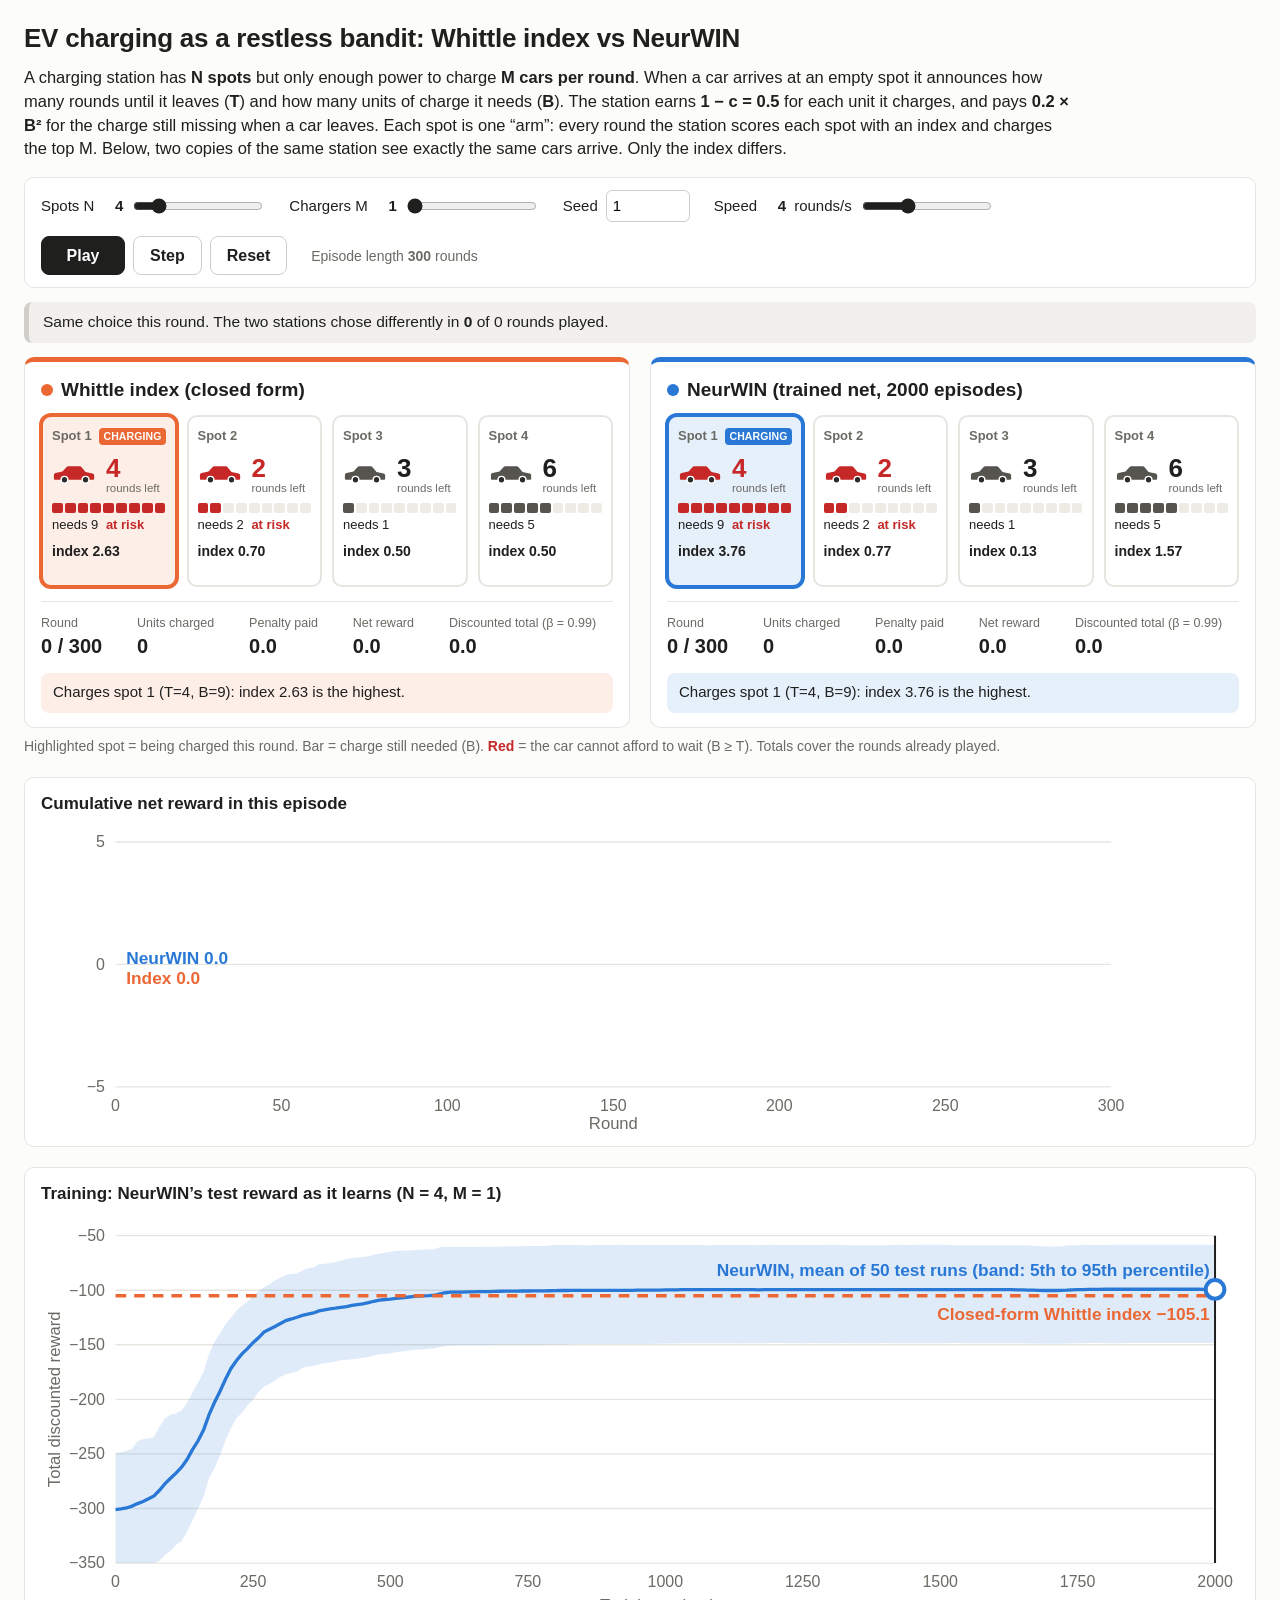
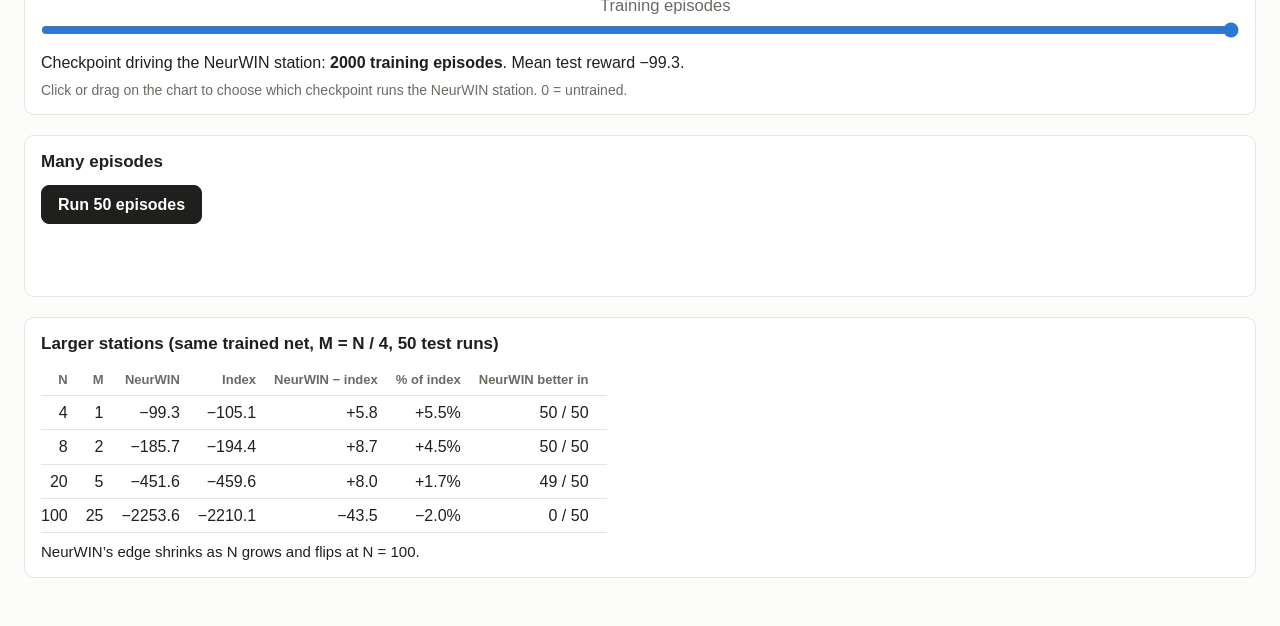
<file: NeurWIN/simulator/index.html>
<!doctype html>
<html lang="en">
<head>
<meta charset="utf-8">
<meta name="viewport" content="width=device-width, initial-scale=1">
<title>NeurWIN vs Whittle Index</title>
<link rel="stylesheet" href="style.css">
</head>
<body>
<main>
  <header>
    <h1>EV charging as a restless bandit: Whittle index vs NeurWIN</h1>
    <p class="intro">
      A charging station has <b>N spots</b> but only enough power to charge <b>M cars per round</b>.
      When a car arrives at an empty spot it announces how many rounds until it leaves (<b>T</b>)
      and how many units of charge it needs (<b>B</b>).
      The station earns <b>1 &minus; c = 0.5</b> for each unit it charges, and pays
      <b>0.2 &times; B&sup2;</b> for the charge still missing when a car leaves.
      Each spot is one &ldquo;arm&rdquo;: every round the station scores each spot with an index and charges the top M.
      Below, two copies of the same station see exactly the same cars arrive. Only the index differs.
    </p>
  </header>

  <div id="fatal" class="fatal" hidden></div>

  <section class="controls" aria-label="Controls">
    <label>Spots N <b id="Nval">4</b><input id="N" type="range" min="1" max="20" value="4"></label>
    <label>Chargers M <b id="Mval">1</b><input id="M" type="range" min="1" max="4" value="1"></label>
    <label>Seed<input id="seed" type="number" min="0" step="1" value="1"></label>
    <label>Speed <b id="speedVal">4</b> rounds/s<input id="speed" type="range" min="1" max="10" value="4"></label>
    <div class="buttons">
      <button id="play" class="primary" type="button">Play</button>
      <button id="step" type="button">Step</button>
      <button id="reset" type="button">Reset</button>
    </div>
    <span class="hint">Episode length <b id="episodeLen">300</b> rounds</span>
  </section>

  <div id="differ" class="differ"></div>

  <section class="stations">
    <article class="station s-index">
      <h2><i class="dot"></i>Whittle index (closed form)</h2>
      <div id="spotsIndex"></div>
      <div id="statsIndex" class="stats"></div>
      <p id="whyIndex" class="why"></p>
    </article>
    <article class="station s-neur">
      <h2><i class="dot"></i><span id="neurTitle">NeurWIN (trained net)</span></h2>
      <div id="spotsNeur"></div>
      <div id="statsNeur" class="stats"></div>
      <p id="whyNeur" class="why"></p>
    </article>
  </section>
  <p class="legend">
    Highlighted spot = being charged this round. Bar = charge still needed (B).
    <span class="risk-key">Red</span> = the car cannot afford to wait (B &ge; T).
    Totals cover the rounds already played.
  </p>

  <section class="panel">
    <h3>Cumulative net reward in this episode</h3>
    <svg id="live" viewBox="0 0 900 230" role="img" aria-label="Cumulative net reward, both stations"></svg>
  </section>

  <section class="panel">
    <h3>Training: NeurWIN&rsquo;s test reward as it learns (N = 4, M = 1)</h3>
    <svg id="training" viewBox="0 0 900 300" role="img" aria-label="NeurWIN reward against training episodes"></svg>
    <div class="ckpt">
      <input id="ckptRange" type="range" min="0" max="2000" step="10" value="2000" aria-label="Checkpoint">
      <p id="ckptLabel"></p>
      <p class="hint">Click or drag on the chart to choose which checkpoint runs the NeurWIN station. 0 = untrained.</p>
    </div>
  </section>

  <section class="panel">
    <h3>Many episodes</h3>
    <button id="batch" class="primary" type="button">Run 50 episodes</button>
    <p id="batchOut" class="batch-out"></p>
  </section>

  <section class="panel">
    <h3>Larger stations (same trained net, M = N / 4, 50 test runs)</h3>
    <table>
      <thead><tr><th>N</th><th>M</th><th>NeurWIN</th><th>Index</th><th>NeurWIN &minus; index</th><th>% of index</th><th>NeurWIN better in</th></tr></thead>
      <tbody id="scaleBody"></tbody>
    </table>
    <p class="caption">NeurWIN&rsquo;s edge shrinks as N grows and flips at N = 100.</p>
  </section>
</main>
<script src="data.js"></script>
<script src="sim.js"></script>
</body>
</html>
</file>
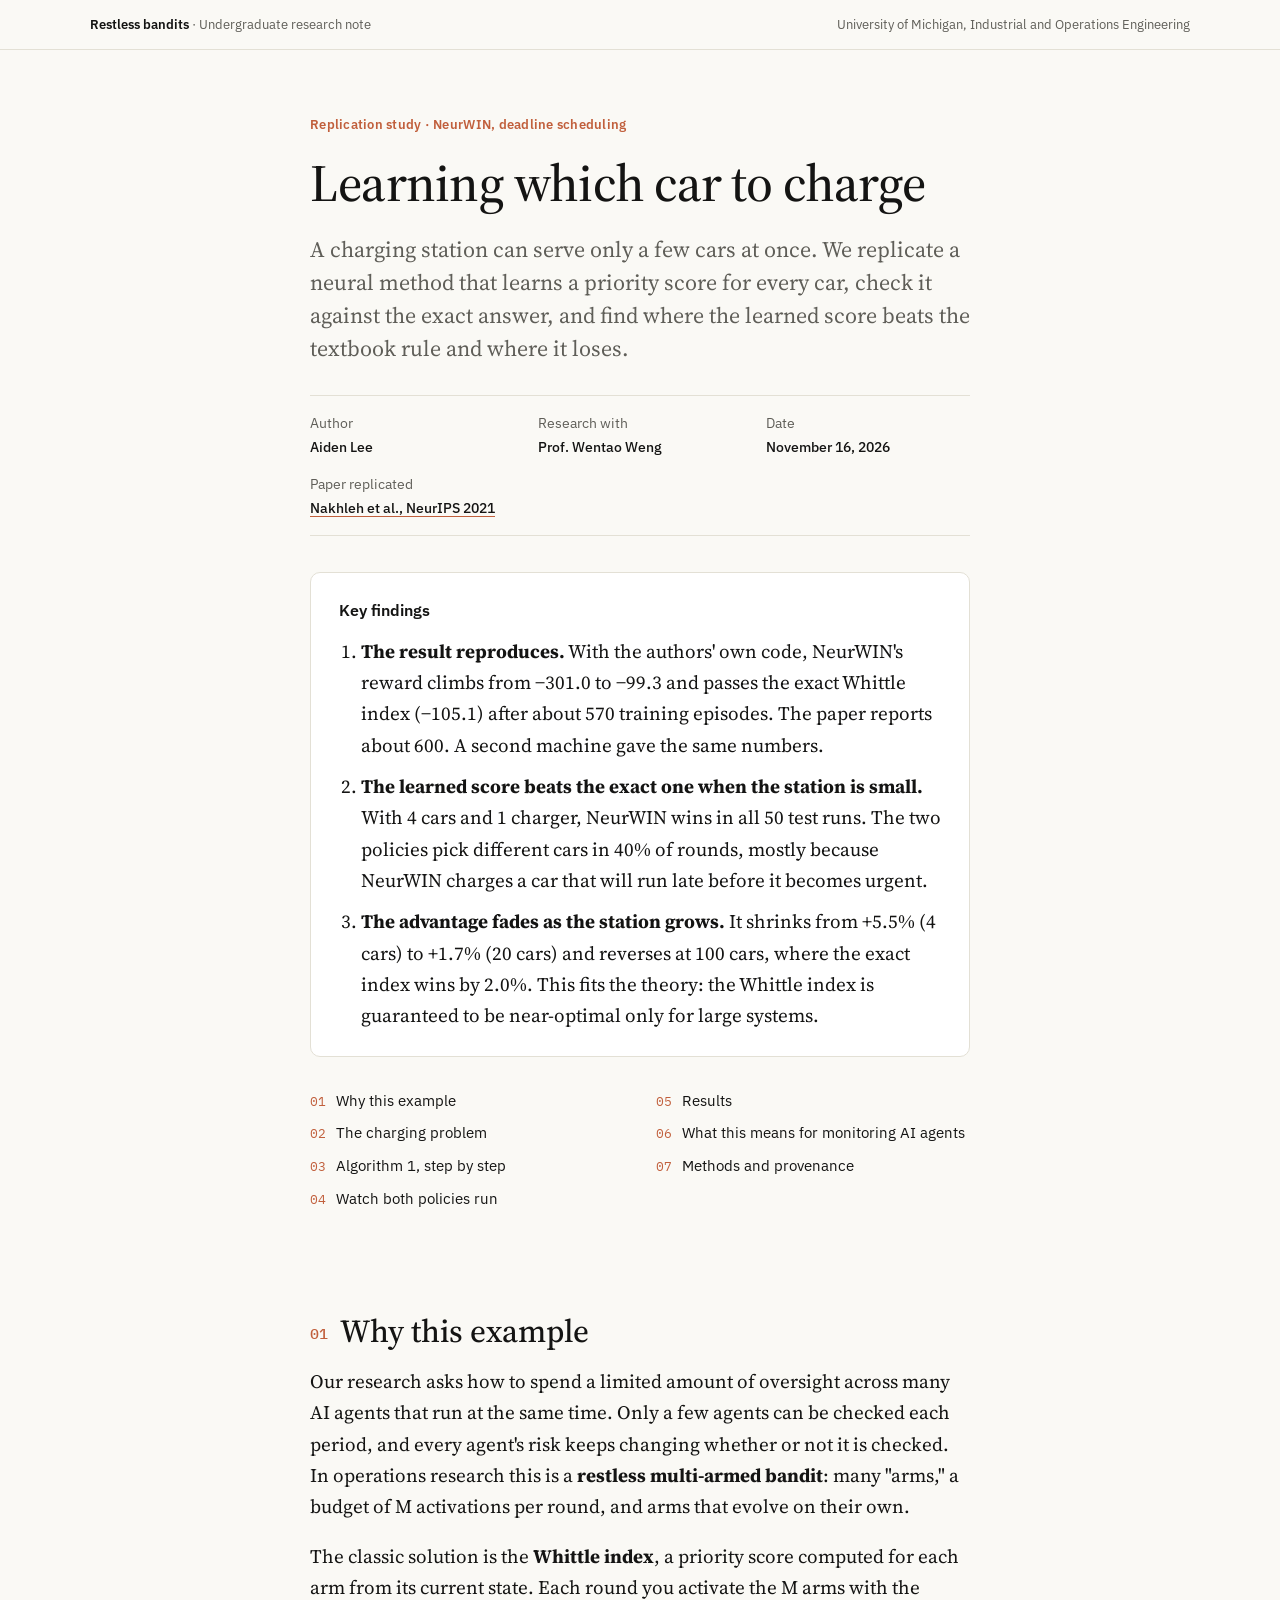
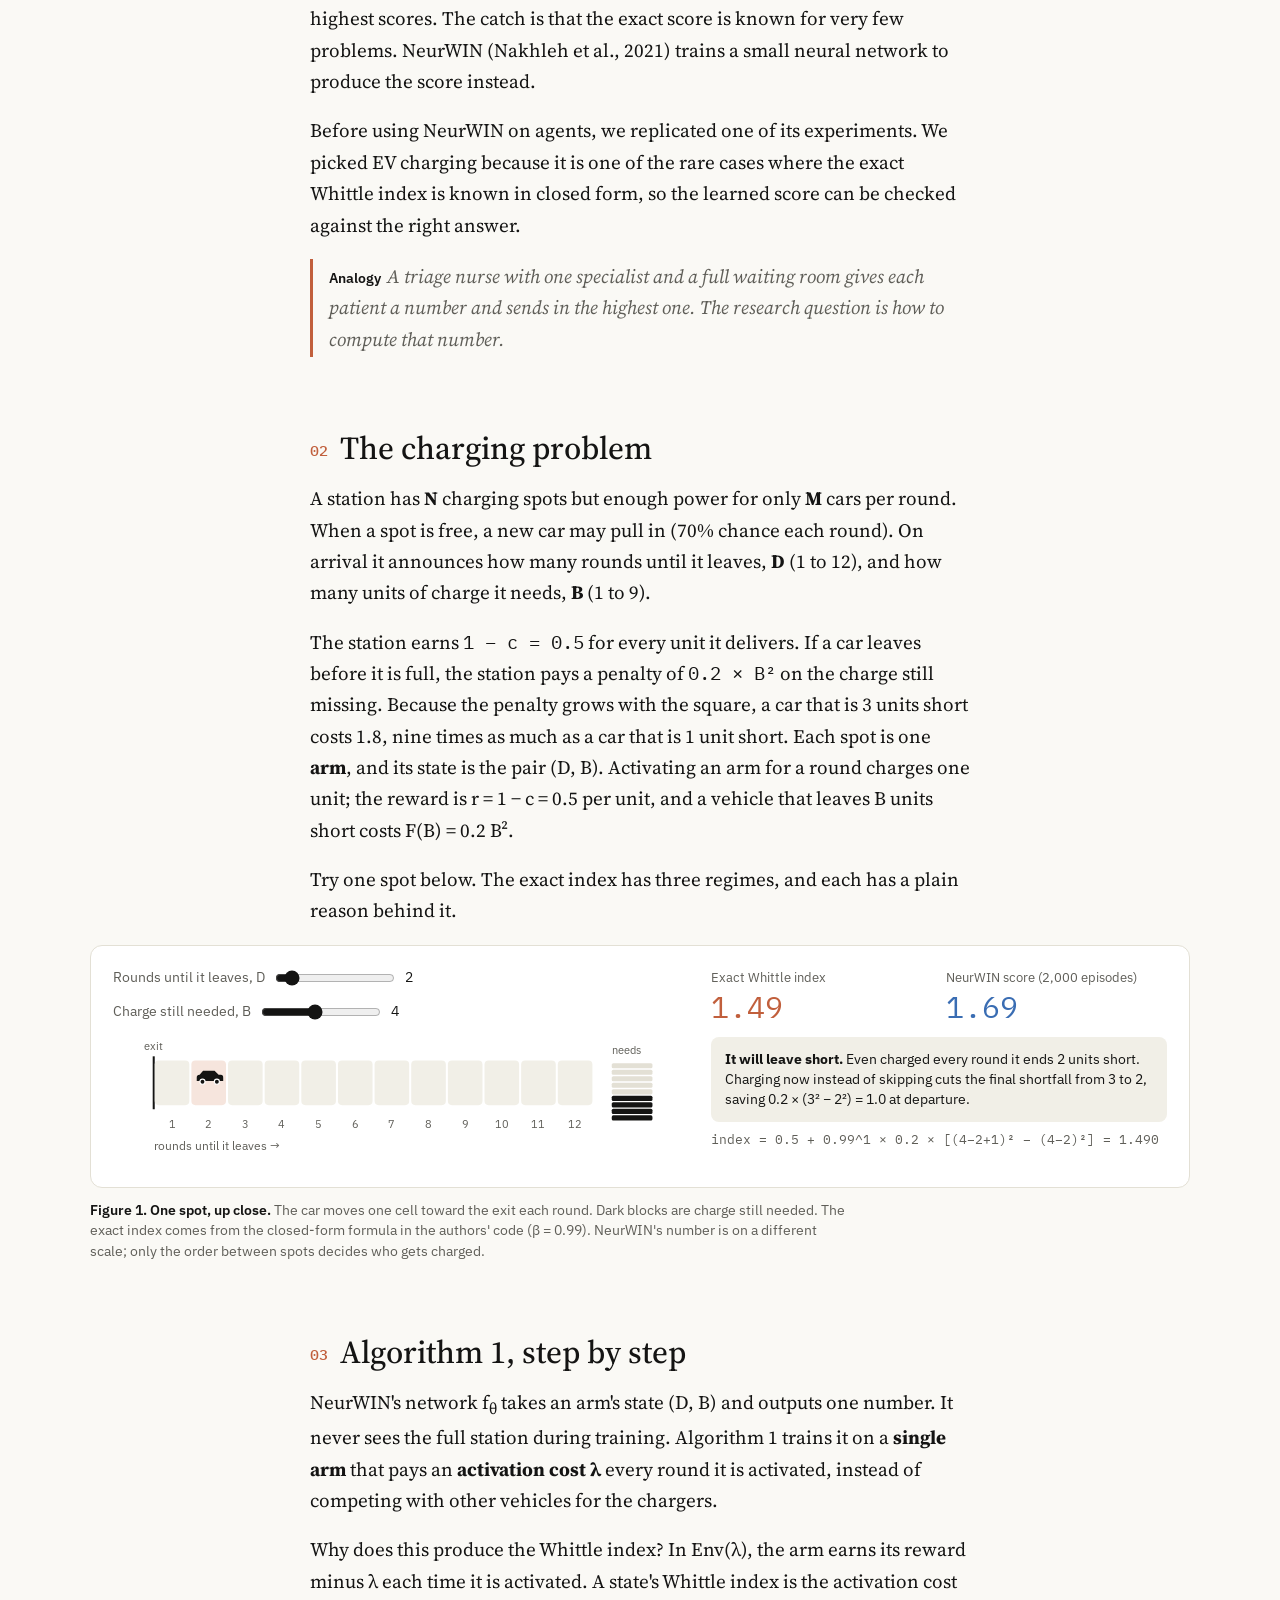
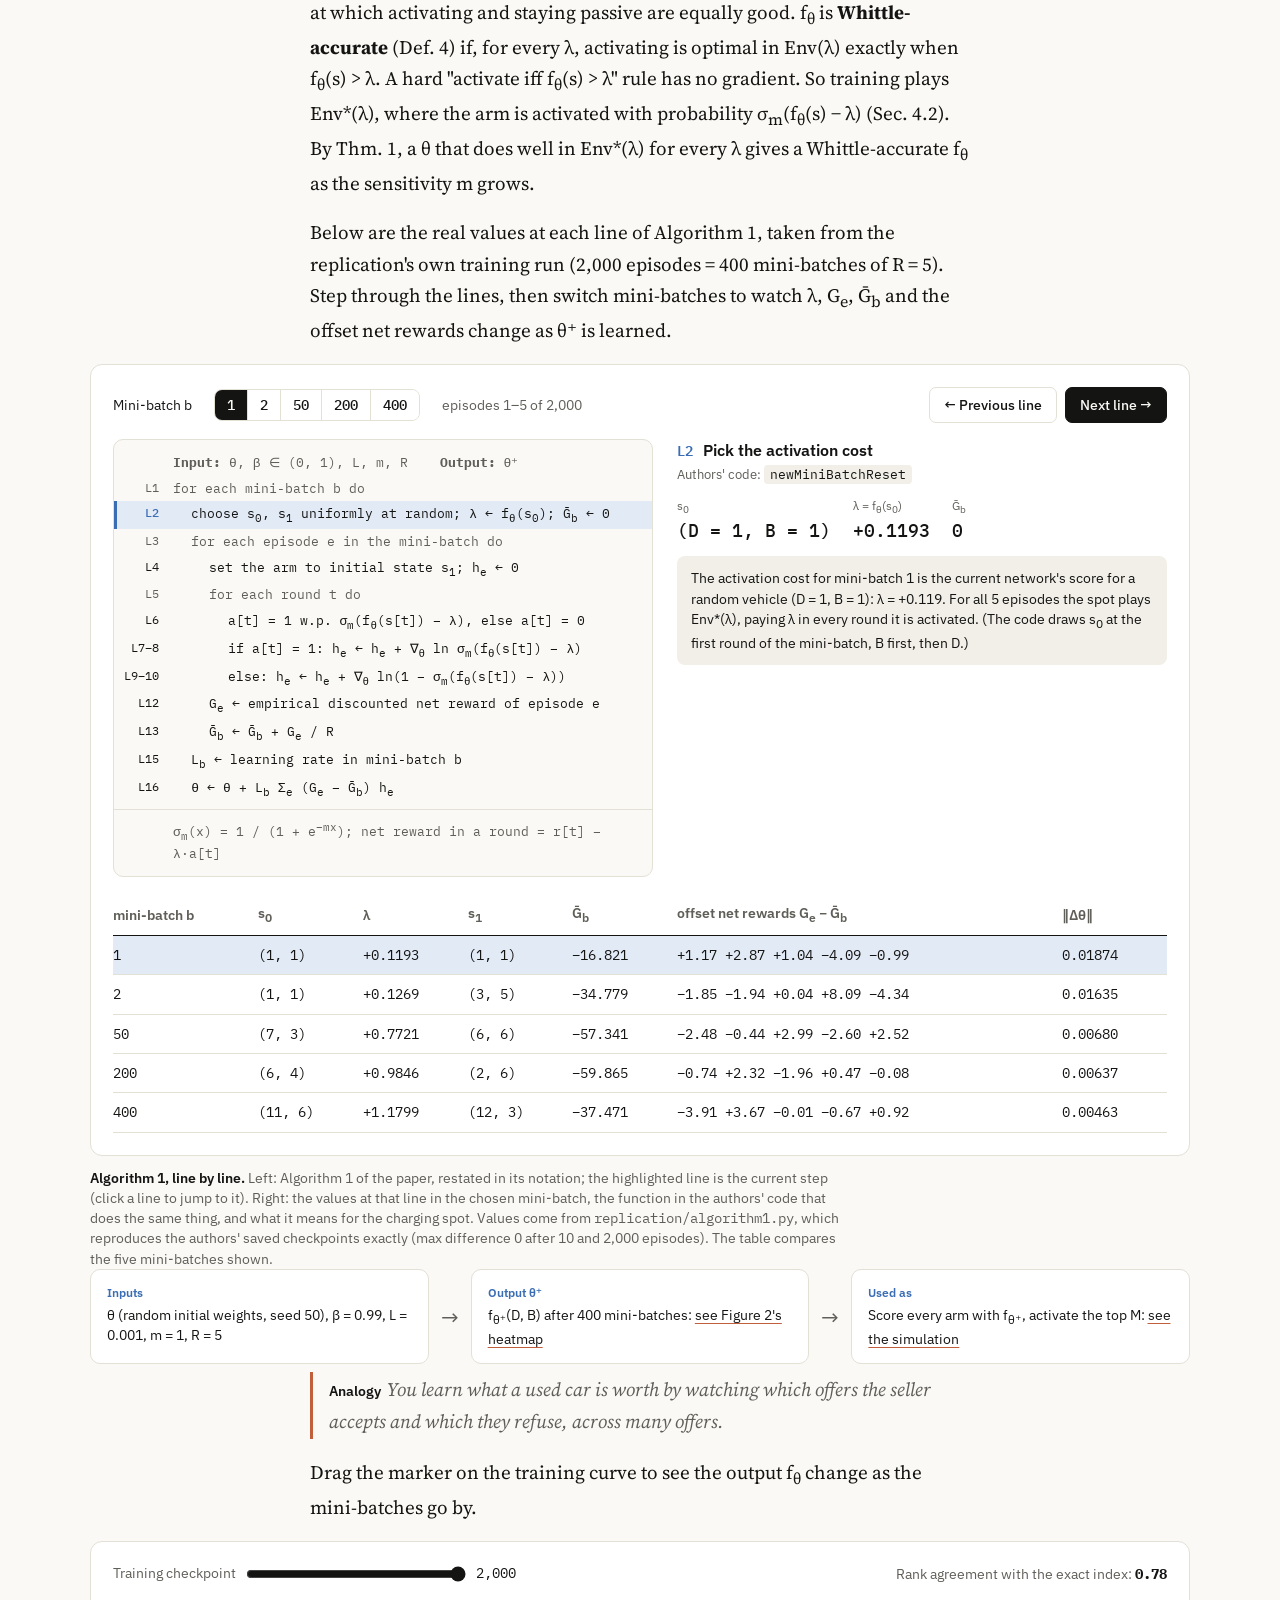
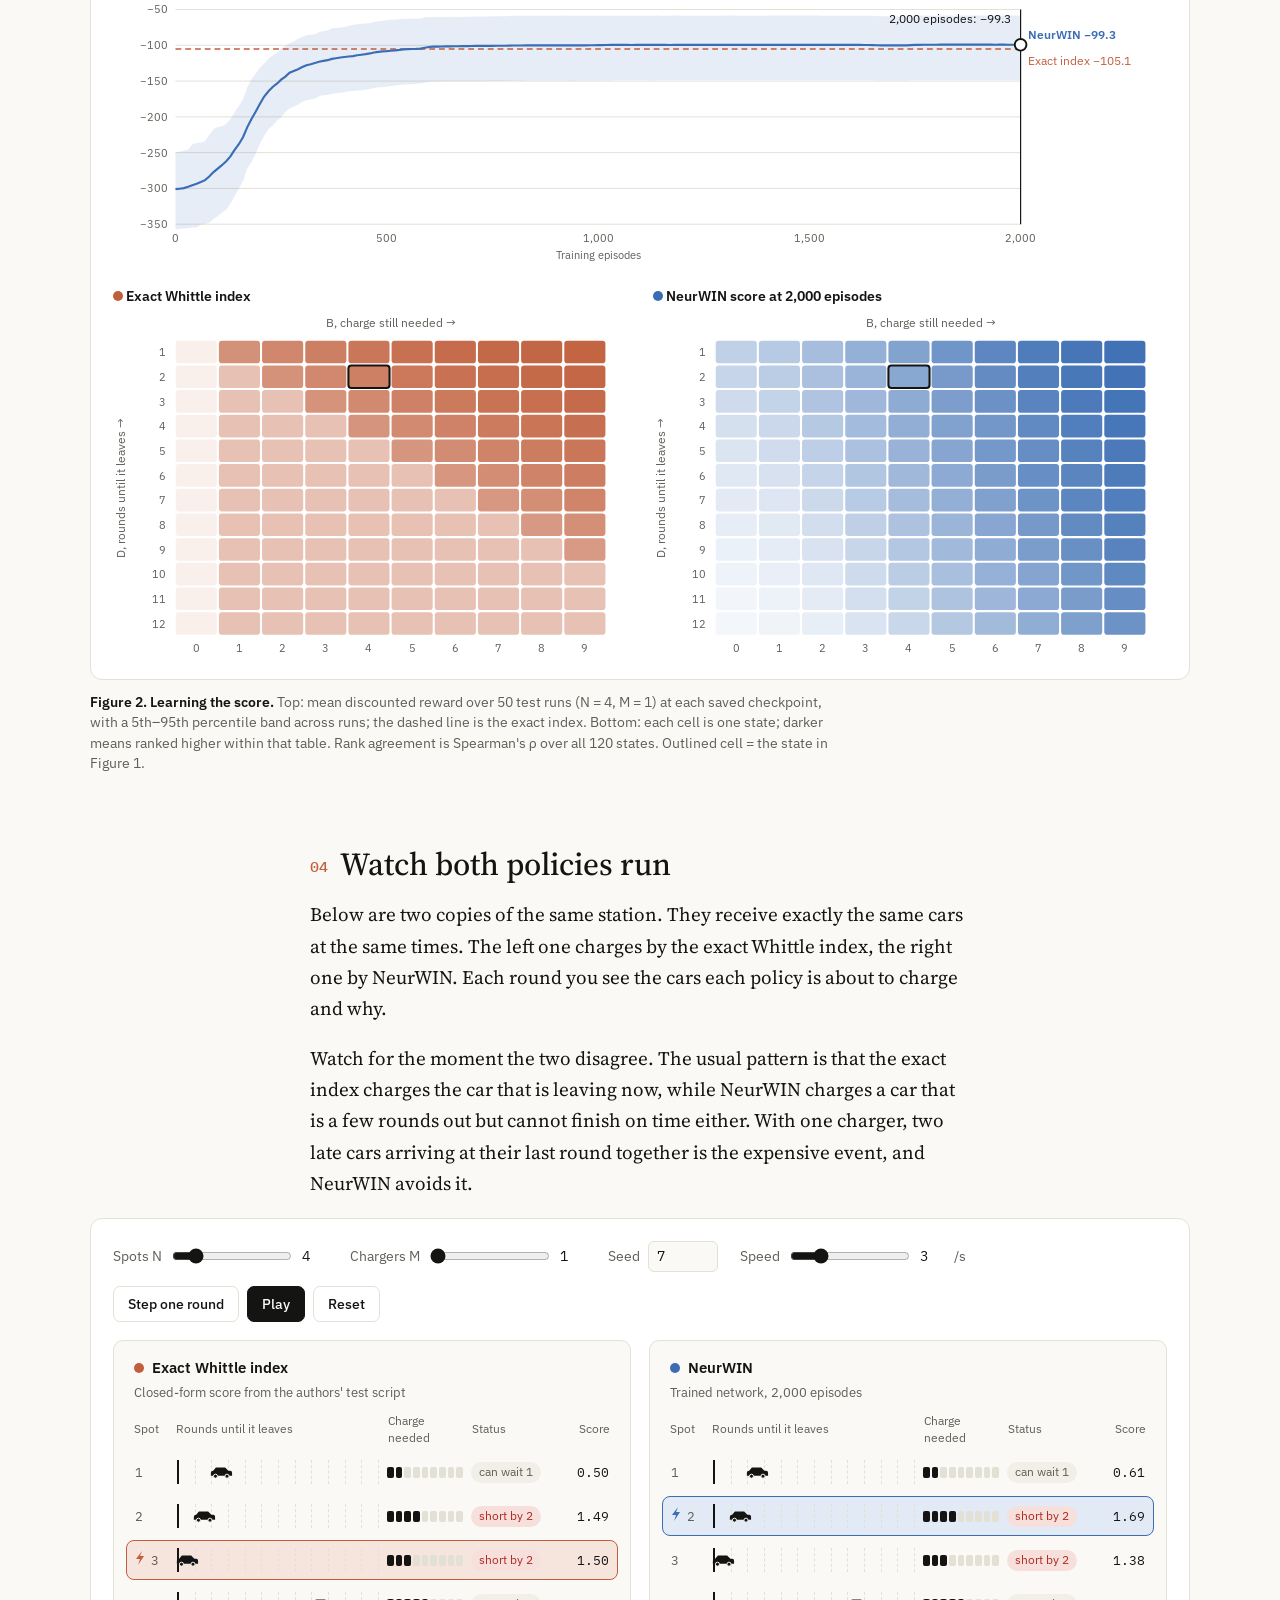
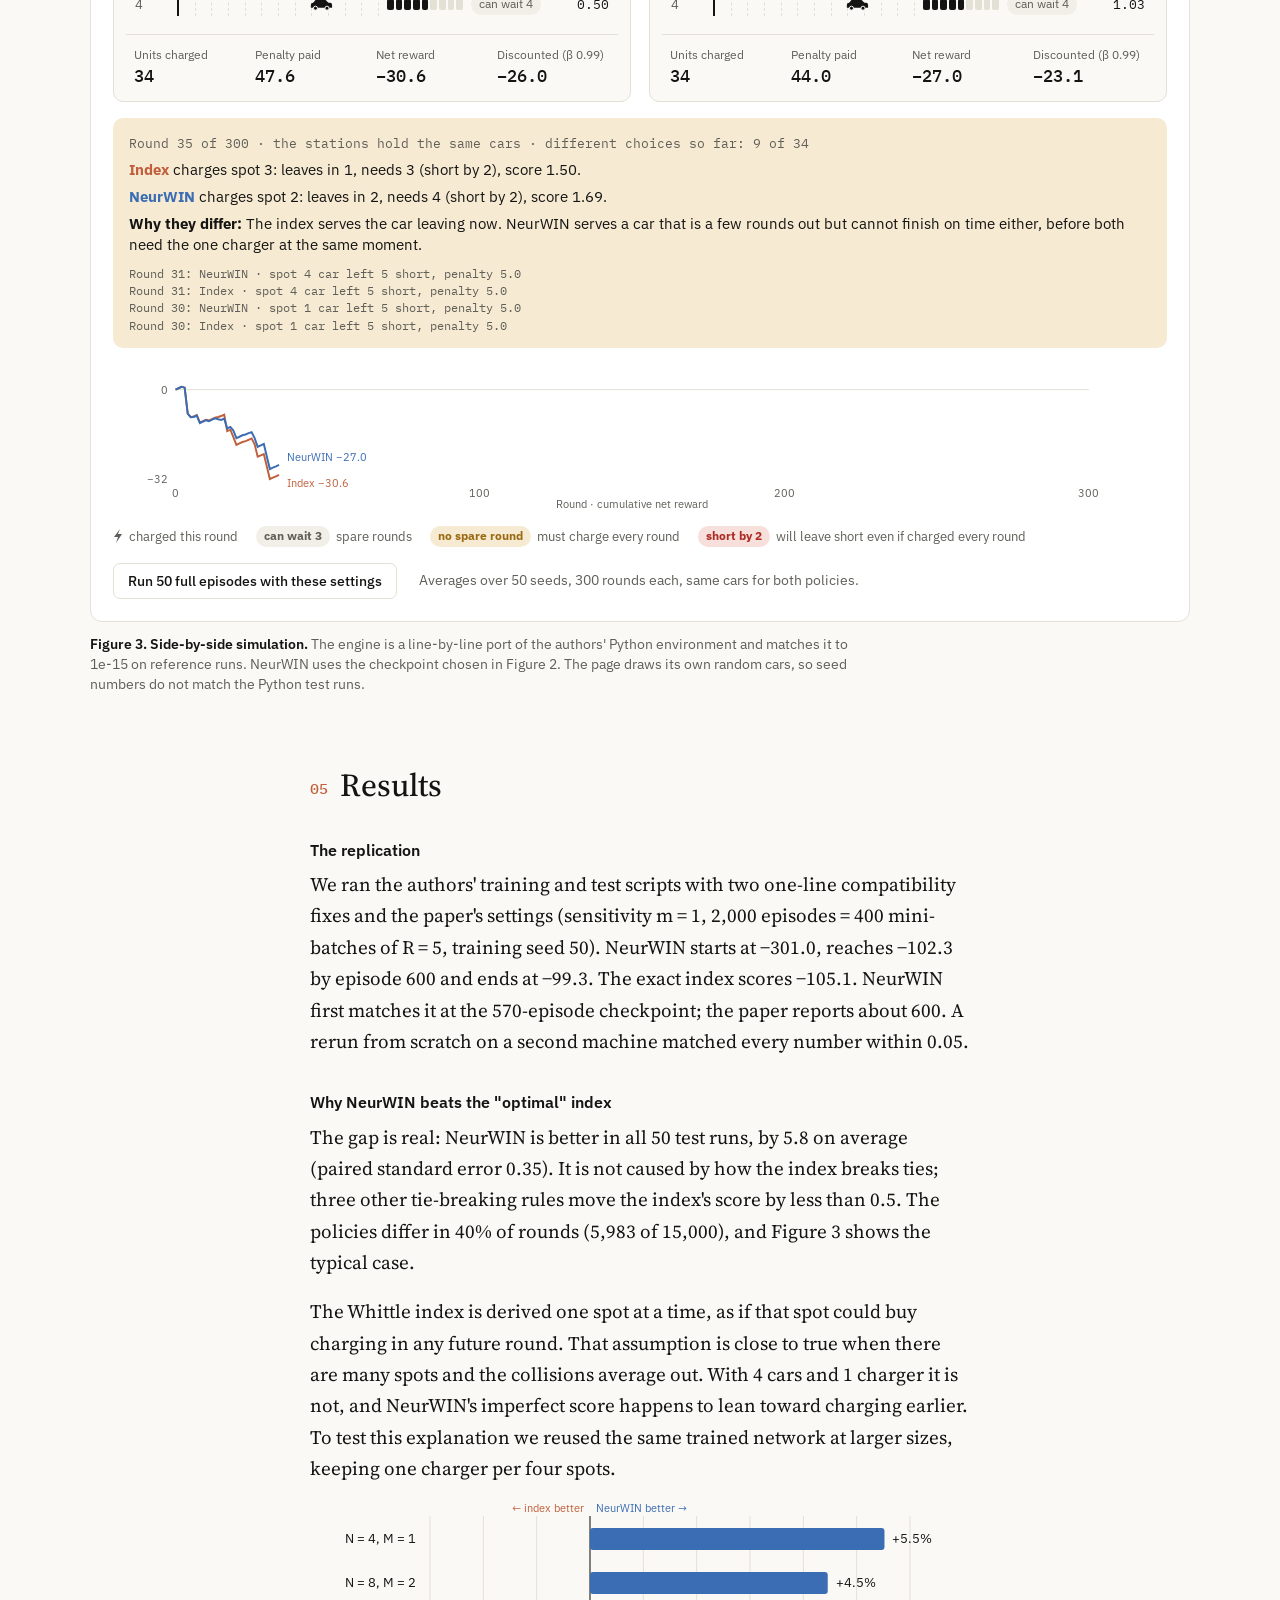
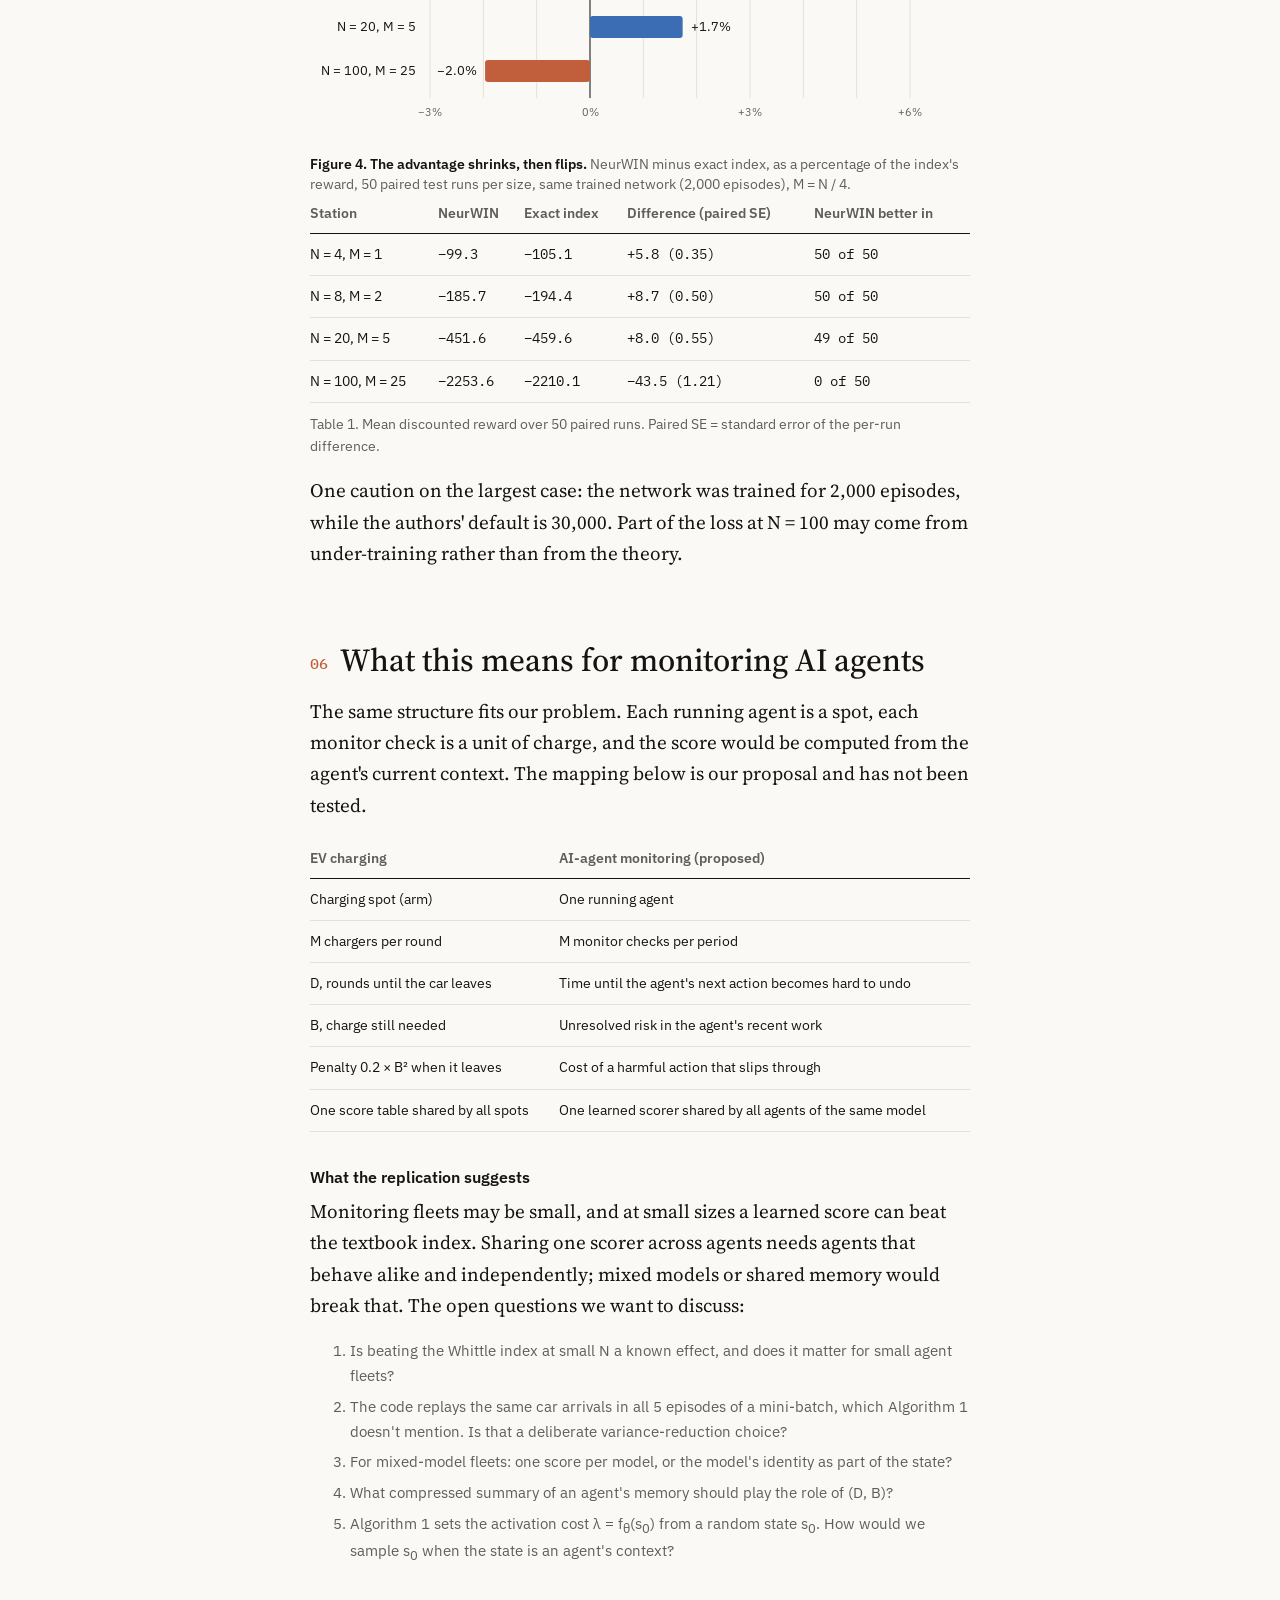
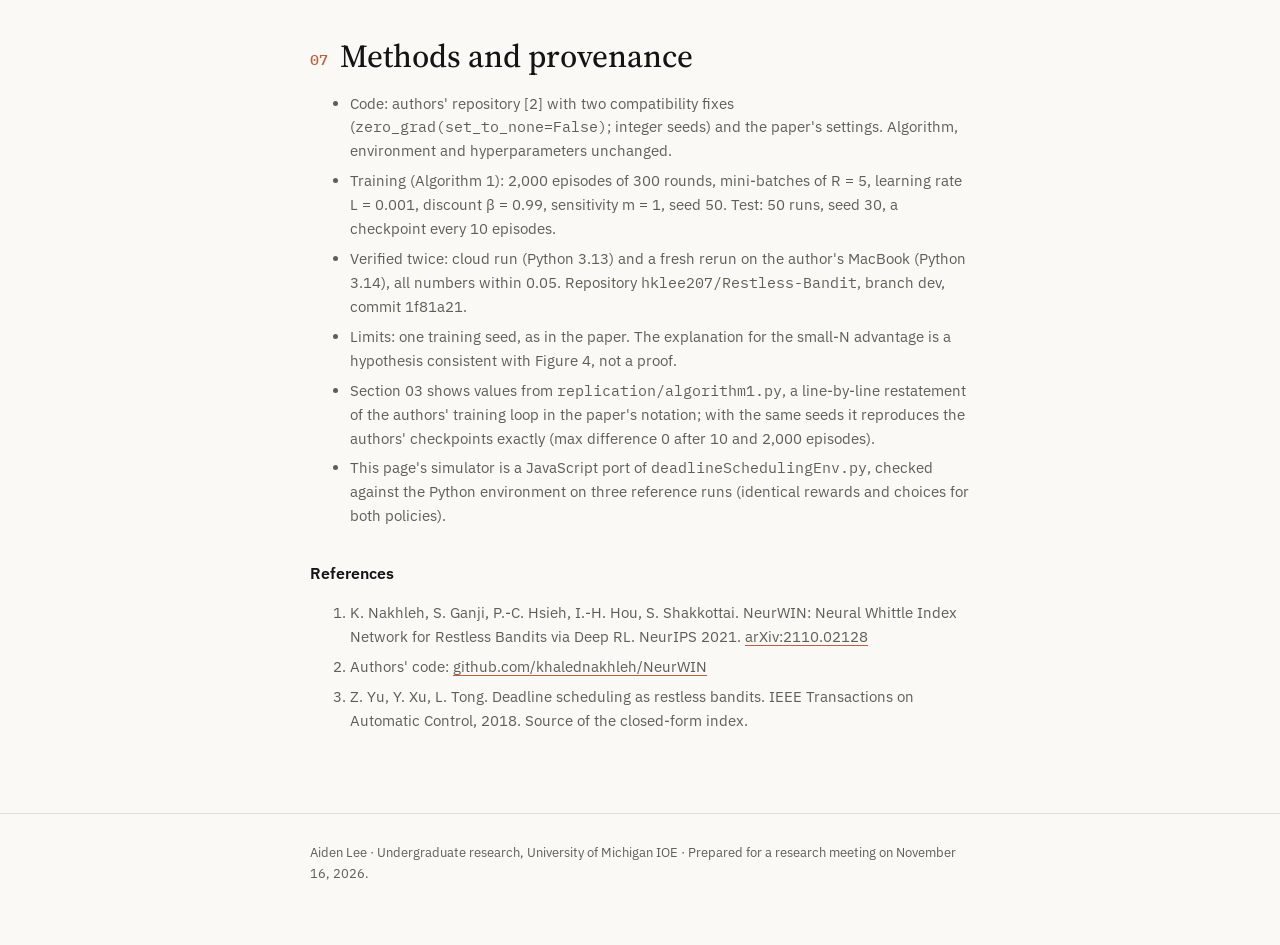
<file: NeurWIN/simulator/v2/ev-charging-explainer.html>
<!DOCTYPE html>
<html lang="en">
<head>
<meta charset="utf-8">
<meta name="viewport" content="width=device-width, initial-scale=1">
<title>Learning Which Car to Charge</title>
<link rel="preconnect" href="https://fonts.googleapis.com">
<link rel="preconnect" href="https://fonts.gstatic.com" crossorigin>
<link href="https://fonts.googleapis.com/css2?family=IBM+Plex+Mono:wght@400;500&family=IBM+Plex+Sans:wght@400;500;600&family=Source+Serif+4:ital,opsz,wght@0,8..60,400;0,8..60,500;0,8..60,600;1,8..60,400&display=swap" rel="stylesheet">
<style>
:root {
  /* Editorial research note: one reading column, figures break out wide. Clay = closed-form index, slate blue = NeurWIN. */
  --bg: #faf9f5; --surface: #ffffff; --soft: #f1efe7; --ink: #141413; --muted: #5f5e58; --rule: #e3e0d5;
  --clay: #c15f3c; --clay-soft: #f6e5dd; --blue: #3a6db3; --blue-soft: #e2eaf6;
  --warn: #9a6a12; --warn-soft: #f6ead2; --crit: #ad2b22; --crit-soft: #f7dfdb;
  --font-display: "Source Serif 4", Georgia, "Times New Roman", serif;
  --font-body: "Source Serif 4", Georgia, "Times New Roman", serif;
  --font-ui: "IBM Plex Sans", system-ui, -apple-system, "Segoe UI", sans-serif;
  --font-mono: "IBM Plex Mono", ui-monospace, Menlo, Consolas, monospace;
  color-scheme: light;
}
@media (prefers-color-scheme: dark) {
  :root:not([data-theme="light"]) {
    --bg: #1b1a18; --surface: #242320; --soft: #2b2a26; --ink: #ecebe4; --muted: #a7a59b; --rule: #3a3833;
    --clay: #e3875f; --clay-soft: #3d2a21; --blue: #82a9e6; --blue-soft: #1f2b3e;
    --warn: #e2b04f; --warn-soft: #3a301b; --crit: #f08a80; --crit-soft: #42231f; color-scheme: dark;
  }
}
:root[data-theme="dark"] {
  --bg: #1b1a18; --surface: #242320; --soft: #2b2a26; --ink: #ecebe4; --muted: #a7a59b; --rule: #3a3833;
  --clay: #e3875f; --clay-soft: #3d2a21; --blue: #82a9e6; --blue-soft: #1f2b3e;
  --warn: #e2b04f; --warn-soft: #3a301b; --crit: #f08a80; --crit-soft: #42231f; color-scheme: dark;
}
* { box-sizing: border-box; }
html { scroll-behavior: smooth; }
@media (prefers-reduced-motion: reduce) { html { scroll-behavior: auto; } * { transition: none !important; } }
body { margin: 0; background: var(--bg); color: var(--ink); font-family: var(--font-body); font-size: 19px; line-height: 1.65; -webkit-font-smoothing: antialiased; }
a { color: inherit; text-decoration-color: var(--clay); text-underline-offset: 3px; }
a:focus-visible, button:focus-visible, input:focus-visible { outline: 2px solid var(--blue); outline-offset: 2px; }
.col { max-width: 700px; margin: 0 auto; padding: 0 20px; }
.wide { max-width: 1140px; margin: 0 auto; padding: 0 20px; }
.topbar { border-bottom: 1px solid var(--rule); font-family: var(--font-ui); font-size: 13px; color: var(--muted); }
.topbar .wide { display: flex; justify-content: space-between; gap: 16px; padding-top: 14px; padding-bottom: 14px; flex-wrap: wrap; }
.topbar b { color: var(--ink); font-weight: 600; }
header.hero { padding: 64px 0 28px; }
.eyebrow { font-family: var(--font-ui); font-size: 13px; letter-spacing: .02em; color: var(--clay); font-weight: 600; margin: 0 0 18px; }
h1 { font-family: var(--font-display); font-weight: 500; font-size: clamp(34px, 5vw, 52px); line-height: 1.1; letter-spacing: -0.015em; margin: 0 0 22px; text-wrap: balance; }
.standfirst { font-size: 22px; line-height: 1.5; color: var(--muted); margin: 0 0 30px; }
.byline { display: grid; grid-template-columns: repeat(auto-fit, minmax(150px, 1fr)); gap: 14px 24px; border-top: 1px solid var(--rule); border-bottom: 1px solid var(--rule); padding: 16px 0; font-family: var(--font-ui); font-size: 13.5px; }
.byline dt { color: var(--muted); margin: 0 0 2px; }
.byline dd { margin: 0; font-weight: 500; }
h2 { font-family: var(--font-display); font-weight: 500; font-size: 32px; line-height: 1.2; margin: 72px 0 16px; text-wrap: balance; }
h2 .num { font-family: var(--font-mono); font-size: 15px; color: var(--clay); vertical-align: middle; margin-right: 12px; font-weight: 500; }
h3 { font-family: var(--font-ui); font-size: 16px; font-weight: 600; margin: 32px 0 6px; }
p { margin: 0 0 18px; }
.findings { background: var(--surface); border: 1px solid var(--rule); border-radius: 10px; padding: 24px 28px; margin: 36px 0 0; }
.findings h3 { margin: 0 0 12px; }
.findings ol { margin: 0; padding-left: 22px; }
.findings li { margin: 0 0 10px; }
.findings li:last-child { margin: 0; }
.toc { font-family: var(--font-ui); font-size: 15px; margin: 32px 0 0; padding: 0; list-style: none; columns: 2; column-gap: 32px; }
.toc li { margin: 0 0 8px; break-inside: avoid; }
.toc a { text-decoration: none; }
.toc a:hover { text-decoration: underline; }
.toc span { font-family: var(--font-mono); color: var(--clay); margin-right: 10px; font-size: 13px; }
.analogy { border-left: 3px solid var(--clay); padding: 2px 0 2px 16px; color: var(--muted); font-style: italic; }
.analogy b { font-style: normal; color: var(--ink); font-family: var(--font-ui); font-size: 14px; font-weight: 600; margin-right: 6px; }
.mono { font-family: var(--font-mono); font-variant-numeric: tabular-nums; }
.k-clay { color: var(--clay); } .k-blue { color: var(--blue); }
figure { margin: 36px 0 44px; }
.panel { background: var(--surface); border: 1px solid var(--rule); border-radius: 12px; padding: 22px; font-family: var(--font-ui); font-size: 14px; line-height: 1.45; }
figcaption { font-family: var(--font-ui); font-size: 13.5px; color: var(--muted); margin-top: 12px; line-height: 1.5; max-width: 760px; }
figcaption b { color: var(--ink); font-weight: 600; }
.steps { padding-left: 0; list-style: none; counter-reset: s; }
.steps li { counter-increment: s; position: relative; padding-left: 44px; margin: 0 0 14px; }
.steps li::before { content: counter(s); position: absolute; left: 0; top: 2px; width: 28px; height: 28px; border-radius: 50%; border: 1px solid var(--rule); background: var(--surface); font-family: var(--font-mono); font-size: 13px; display: grid; place-items: center; color: var(--clay); }
table.data { width: 100%; border-collapse: collapse; font-family: var(--font-ui); font-size: 14px; font-variant-numeric: tabular-nums; }
table.data th { text-align: left; font-weight: 600; color: var(--muted); border-bottom: 1px solid var(--ink); padding: 8px 10px 8px 0; }
table.data td { border-bottom: 1px solid var(--rule); padding: 9px 10px 9px 0; vertical-align: top; }
table.data td.n { font-family: var(--font-mono); }
.tablewrap { overflow-x: auto; }
/* controls */
.ctl { display: flex; flex-wrap: wrap; gap: 14px 22px; align-items: center; }
.ctl label { display: flex; align-items: center; gap: 8px; color: var(--muted); font-size: 13.5px; }
.ctl output { font-family: var(--font-mono); color: var(--ink); min-width: 26px; }
input[type=range] { accent-color: var(--ink); width: 120px; }
input[type=number] { width: 70px; font: inherit; font-family: var(--font-mono); padding: 5px 8px; border: 1px solid var(--rule); border-radius: 6px; background: var(--bg); color: var(--ink); }
button { font-family: var(--font-ui); font-size: 13.5px; font-weight: 500; padding: 8px 14px; border-radius: 7px; border: 1px solid var(--rule); background: var(--surface); color: var(--ink); cursor: pointer; }
button:hover { border-color: var(--muted); }
button.primary { background: var(--ink); color: var(--bg); border-color: var(--ink); }
.spacer { flex: 1; }
/* figure 1 */
.f1 { display: grid; grid-template-columns: 1.25fr 1fr; gap: 28px; align-items: start; }
.f1 .big { font-family: var(--font-mono); font-size: 30px; line-height: 1.1; }
.f1 .lbl { font-size: 12.5px; color: var(--muted); margin-bottom: 4px; }
.f1 .vals { display: grid; grid-template-columns: 1fr 1fr; gap: 14px; margin: 0 0 14px; }
.f1 .why { background: var(--soft); border-radius: 8px; padding: 12px 14px; font-size: 14px; }
.f1 .formula { font-family: var(--font-mono); font-size: 12.5px; color: var(--muted); margin-top: 8px; }
/* lanes */
.lane-head, .lane { display: grid; grid-template-columns: 34px minmax(0, 1fr) 76px 88px 42px; gap: 8px; align-items: center; }
.lane-head { font-size: 11.5px; color: var(--muted); padding: 0 8px 6px; }
.lane { padding: 7px 8px; border-radius: 8px; border: 1px solid transparent; margin-bottom: 4px; }
.lane .sp { font-size: 12.5px; color: var(--muted); display: flex; align-items: center; gap: 6px; }
.lane.on.clay { background: var(--clay-soft); border-color: var(--clay); }
.lane.on.blue { background: var(--blue-soft); border-color: var(--blue); }
.track { position: relative; display: grid; grid-template-columns: repeat(12, 1fr); height: 24px; border-left: 2px solid var(--ink); }
.track i { border-right: 1px dashed var(--rule); }
.track .car { position: absolute; top: 4px; width: 24px; height: 16px; display: flex; align-items: center; justify-content: center; color: var(--ink); transition: left .25s ease; }
.track .car svg { width: 24px; height: 13px; }
.track .empty { position: absolute; left: 8px; top: 3px; font-size: 12px; color: var(--muted); font-style: italic; }
.batt { display: grid; grid-template-columns: repeat(9, 1fr); gap: 2px; }
.batt b { height: 11px; border-radius: 2px; background: var(--rule); }
.batt b.need { background: var(--ink); }
.chip { font-size: 11.5px; padding: 2px 8px; border-radius: 999px; white-space: nowrap; justify-self: start; }
.chip.ok { background: var(--soft); color: var(--muted); }
.chip.must { background: var(--warn-soft); color: var(--warn); }
.chip.short { background: var(--crit-soft); color: var(--crit); }
.lane .ix { font-family: var(--font-mono); font-size: 12.5px; text-align: right; }
.bolt { width: 10px; height: 14px; }
.stations { display: grid; grid-template-columns: minmax(0, 1fr) minmax(0, 1fr); gap: 18px; margin-top: 18px; }
.station { border: 1px solid var(--rule); border-radius: 10px; padding: 16px 12px 12px; background: var(--bg); }
.station h4 { margin: 0 0 4px 8px; font-size: 15px; font-weight: 600; display: flex; align-items: center; gap: 8px; }
.station .sub { margin: 0 0 12px 8px; font-size: 12.5px; color: var(--muted); }
.dot { width: 10px; height: 10px; border-radius: 50%; display: inline-block; }
.stats { display: grid; grid-template-columns: repeat(4, 1fr); gap: 8px; border-top: 1px solid var(--rule); margin-top: 10px; padding: 12px 8px 0; }
.stats div span { display: block; font-size: 11.5px; color: var(--muted); }
.stats div strong { font-family: var(--font-mono); font-weight: 500; font-size: 17px; }
.narr { margin-top: 16px; border-radius: 10px; padding: 14px 16px; background: var(--soft); font-size: 14.5px; }
.narr .round { font-family: var(--font-mono); font-size: 12.5px; color: var(--muted); }
.narr.diff { background: var(--warn-soft); }
.narr p { margin: 6px 0 0; }
.ledger { margin-top: 10px; font-family: var(--font-mono); font-size: 12px; color: var(--muted); }
.result { margin-top: 14px; font-size: 14px; padding: 12px 14px; border: 1px dashed var(--rule); border-radius: 8px; }
.legend { display: flex; flex-wrap: wrap; gap: 8px 18px; font-size: 12.5px; color: var(--muted); margin-top: 12px; }
.legend span { display: inline-flex; align-items: center; gap: 6px; }
.hm-wrap { display: grid; grid-template-columns: 1fr 1fr; gap: 26px; margin-top: 18px; }
.hm-title { font-weight: 600; font-size: 13.5px; margin-bottom: 6px; }
svg text { font-family: var(--font-ui); }
.notes { font-family: var(--font-ui); font-size: 13.5px; color: var(--muted); }
.notes li { margin-bottom: 6px; }
footer { border-top: 1px solid var(--rule); margin-top: 80px; padding: 28px 0 60px; font-family: var(--font-ui); font-size: 13px; color: var(--muted); }
/* Algorithm 1 */
.seg { display: inline-flex; border: 1px solid var(--rule); border-radius: 8px; overflow: hidden; }
.seg button { border: 0; border-radius: 0; border-right: 1px solid var(--rule); padding: 6px 12px; font-family: var(--font-mono); }
.seg button:last-child { border-right: 0; }
.seg button.on { background: var(--ink); color: var(--bg); }
.alg { display: grid; grid-template-columns: minmax(0, 1.1fr) minmax(0, 1fr); gap: 24px; align-items: start; }
.alg-code { font-family: var(--font-mono); font-size: 13px; line-height: 1.5; background: var(--bg); border: 1px solid var(--rule); border-radius: 10px; padding: 10px 0; overflow-x: auto; }
.alg-code .ln { display: grid; grid-template-columns: 56px 1fr; padding: 3px 12px 3px 0; border-left: 3px solid transparent; color: var(--muted); }
.alg-code .ln .no { text-align: right; padding-right: 14px; font-size: 11.5px; }
.alg-code .ln.step { color: var(--ink); cursor: pointer; }
.alg-code .ln.step:hover { background: var(--soft); }
.alg-code .ln.cur { background: var(--blue-soft); border-left-color: var(--blue); }
.alg-code .ln.cur .no { color: var(--blue); font-weight: 500; }
.alg-code .rule { border-top: 1px solid var(--rule); margin: 6px 0; }
.alg-side h4 { margin: 0 0 4px; font-size: 16px; font-weight: 600; display: flex; gap: 10px; align-items: baseline; }
.alg-side h4 .mono { color: var(--blue); font-size: 14px; }
.alg-side .fn { font-size: 13px; color: var(--muted); margin: 0 0 12px; }
.alg-side .fn code { font-family: var(--font-mono); color: var(--ink); background: var(--soft); padding: 1px 6px; border-radius: 4px; }
.alg-side table.data { font-size: 13px; margin: 0 0 6px; }
.alg-side table.data td, .alg-side table.data th { padding: 5px 10px 5px 0; }
.alg-side .kv { display: flex; flex-wrap: wrap; gap: 6px 22px; margin: 0 0 10px; }
.alg-side .kv div span { display: block; font-size: 12px; color: var(--muted); }
.alg-side .kv div strong { font-family: var(--font-mono); font-weight: 500; font-size: 18px; }
.alg-plain { background: var(--soft); border-radius: 8px; padding: 12px 14px; font-size: 14px; margin: 12px 0 0; }
.bars { display: grid; grid-template-columns: 34px 1fr 64px; gap: 4px 10px; align-items: center; font-size: 13px; margin: 4px 0 8px; }
.bars .track2 { position: relative; height: 14px; }
.bars .track2 i { position: absolute; top: 0; bottom: 0; border-radius: 2px; }
.bars .track2 .zero { position: absolute; left: 50%; top: -3px; bottom: -3px; border-left: 1px solid var(--ink); }
.bars .v { font-family: var(--font-mono); text-align: right; }
#algTbl tr.cur td { background: var(--blue-soft); }
#algTbl td, #algTbl th { white-space: nowrap; }
.io { display: grid; grid-template-columns: 1fr auto 1fr auto 1fr; gap: 12px; align-items: stretch; margin: 0 0 8px; font-family: var(--font-ui); font-size: 14px; line-height: 1.45; }
.io-box { background: var(--surface); border: 1px solid var(--rule); border-radius: 10px; padding: 14px 16px; }
.io-k { font-size: 12px; font-weight: 600; color: var(--blue); margin-bottom: 4px; }
.io-arrow { align-self: center; font-size: 22px; color: var(--muted); }
@media (max-width: 900px) {
  .alg, .io { grid-template-columns: 1fr; }
  .io-arrow { transform: rotate(90deg); justify-self: center; }
  .f1, .stations, .hm-wrap { grid-template-columns: 1fr; }
  .toc { columns: 1; }
}
@media (max-width: 520px) {
  body { font-size: 17px; }
  .lane-head, .lane { grid-template-columns: 44px 1fr 70px; }
  .lane .chip, .lane .ix, .lane-head .hx { display: none; }
  .stats { grid-template-columns: repeat(2, 1fr); }
}
</style>
</head>
<body>
<div class="topbar"><div class="wide"><span><b>Restless bandits</b> · Undergraduate research note</span><span>University of Michigan, Industrial and Operations Engineering</span></div></div>

<header class="hero"><div class="col">
  <p class="eyebrow">Replication study · NeurWIN, deadline scheduling</p>
  <h1>Learning which car to charge</h1>
  <p class="standfirst">A charging station can serve only a few cars at once. We replicate a neural method that learns a priority score for every car, check it against the exact answer, and find where the learned score beats the textbook rule and where it loses.</p>
  <dl class="byline">
    <div><dt>Author</dt><dd>Aiden Lee</dd></div>
    <div><dt>Research with</dt><dd>Prof. Wentao Weng</dd></div>
    <div><dt>Date</dt><dd>November 16, 2026</dd></div>
    <div><dt>Paper replicated</dt><dd><a href="https://arxiv.org/abs/2110.02128">Nakhleh et al., NeurIPS 2021</a></dd></div>
  </dl>
  <section class="findings" aria-label="Key findings">
    <h3>Key findings</h3>
    <ol>
      <li><b>The result reproduces.</b> With the authors' own code, NeurWIN's reward climbs from −301.0 to −99.3 and passes the exact Whittle index (−105.1) after about 570 training episodes. The paper reports about 600. A second machine gave the same numbers.</li>
      <li><b>The learned score beats the exact one when the station is small.</b> With 4 cars and 1 charger, NeurWIN wins in all 50 test runs. The two policies pick different cars in 40% of rounds, mostly because NeurWIN charges a car that will run late before it becomes urgent.</li>
      <li><b>The advantage fades as the station grows.</b> It shrinks from +5.5% (4 cars) to +1.7% (20 cars) and reverses at 100 cars, where the exact index wins by 2.0%. This fits the theory: the Whittle index is guaranteed to be near-optimal only for large systems.</li>
    </ol>
  </section>
  <ol class="toc" aria-label="Contents">
    <li><a href="#context"><span>01</span>Why this example</a></li>
    <li><a href="#problem"><span>02</span>The charging problem</a></li>
    <li><a href="#algorithm1"><span>03</span>Algorithm 1, step by step</a></li>
    <li><a href="#simulation"><span>04</span>Watch both policies run</a></li>
    <li><a href="#results"><span>05</span>Results</a></li>
    <li><a href="#agents"><span>06</span>What this means for monitoring AI agents</a></li>
    <li><a href="#methods"><span>07</span>Methods and provenance</a></li>
  </ol>
</div></header>

<main>
<section id="context" class="col">
  <h2><span class="num">01</span>Why this example</h2>
  <p>Our research asks how to spend a limited amount of oversight across many AI agents that run at the same time. Only a few agents can be checked each period, and every agent's risk keeps changing whether or not it is checked. In operations research this is a <b>restless multi-armed bandit</b>: many "arms," a budget of M activations per round, and arms that evolve on their own.</p>
  <p>The classic solution is the <b>Whittle index</b>, a priority score computed for each arm from its current state. Each round you activate the M arms with the highest scores. The catch is that the exact score is known for very few problems. NeurWIN (Nakhleh et al., 2021) trains a small neural network to produce the score instead.</p>
  <p>Before using NeurWIN on agents, we replicated one of its experiments. We picked EV charging because it is one of the rare cases where the exact Whittle index is known in closed form, so the learned score can be checked against the right answer.</p>
  <p class="analogy"><b>Analogy</b>A triage nurse with one specialist and a full waiting room gives each patient a number and sends in the highest one. The research question is how to compute that number.</p>
</section>

<section id="problem" class="col">
  <h2><span class="num">02</span>The charging problem</h2>
  <p>A station has <b>N</b> charging spots but enough power for only <b>M</b> cars per round. When a spot is free, a new car may pull in (70% chance each round). On arrival it announces how many rounds until it leaves, <b>D</b> (1 to 12), and how many units of charge it needs, <b>B</b> (1 to 9).</p>
  <p>The station earns <span class="mono">1 − c = 0.5</span> for every unit it delivers. If a car leaves before it is full, the station pays a penalty of <span class="mono">0.2 × B²</span> on the charge still missing. Because the penalty grows with the square, a car that is 3 units short costs 1.8, nine times as much as a car that is 1 unit short. Each spot is one <b>arm</b>, and its state is the pair (D, B). Activating an arm for a round charges one unit; the reward is r = 1 − c = 0.5 per unit, and a vehicle that leaves B units short costs F(B) = 0.2 B².</p>
  <p>Try one spot below. The exact index has three regimes, and each has a plain reason behind it.</p>
</section>

<figure class="wide" id="fig1">
  <div class="panel">
    <div class="f1">
      <div>
        <div class="ctl" style="margin-bottom:16px">
          <label for="f1T">Rounds until it leaves, D <input type="range" id="f1T" min="1" max="12" value="2"><output id="f1Tv">2</output></label>
          <label for="f1B">Charge still needed, B <input type="range" id="f1B" min="0" max="9" value="4"><output id="f1Bv">4</output></label>
        </div>
        <svg id="f1svg" viewBox="0 0 560 120" width="100%" role="img" aria-label="One charging spot with a car D rounds from leaving and B units still needed"></svg>
      </div>
      <div>
        <div class="vals">
          <div><div class="lbl">Exact Whittle index</div><div class="big k-clay" id="f1cf">0.00</div></div>
          <div><div class="lbl">NeurWIN score (<span id="f1ck">2,000</span> episodes)</div><div class="big k-blue" id="f1nw">0.00</div></div>
        </div>
        <div class="why" id="f1why"></div>
        <div class="formula" id="f1form"></div>
      </div>
    </div>
  </div>
  <figcaption><b>Figure 1. One spot, up close.</b> The car moves one cell toward the exit each round. Dark blocks are charge still needed. The exact index comes from the closed-form formula in the authors' code (β = 0.99). NeurWIN's number is on a different scale; only the order between spots decides who gets charged.</figcaption>
</figure>

<section id="algorithm1" class="col">
  <h2><span class="num">03</span>Algorithm 1, step by step</h2>
  <p>NeurWIN's network f<sub>θ</sub> takes an arm's state (D, B) and outputs one number. It never sees the full station during training. Algorithm 1 trains it on a <b>single arm</b> that pays an <b>activation cost λ</b> every round it is activated, instead of competing with other vehicles for the chargers.</p>
  <p>Why does this produce the Whittle index? In Env(λ), the arm earns its reward minus λ each time it is activated. A state's Whittle index is the activation cost at which activating and staying passive are equally good. f<sub>θ</sub> is <b>Whittle-accurate</b> (Def. 4) if, for every λ, activating is optimal in Env(λ) exactly when f<sub>θ</sub>(s) &gt; λ. A hard "activate iff f<sub>θ</sub>(s) &gt; λ" rule has no gradient. So training plays Env*(λ), where the arm is activated with probability σ<sub>m</sub>(f<sub>θ</sub>(s) − λ) (Sec. 4.2). By Thm. 1, a θ that does well in Env*(λ) for every λ gives a Whittle-accurate f<sub>θ</sub> as the sensitivity m grows.</p>
  <p>Below are the real values at each line of Algorithm 1, taken from the replication's own training run (2,000 episodes = 400 mini-batches of R = 5). Step through the lines, then switch mini-batches to watch λ, G<sub>e</sub>, Ḡ<sub>b</sub> and the offset net rewards change as θ⁺ is learned.</p>
</section>

<figure class="wide" id="figAlg">
  <div class="panel">
    <div class="ctl" style="margin-bottom:16px">
      <span>Mini-batch b</span>
      <span class="seg" id="algMb" role="group" aria-label="Mini-batch"></span>
      <span id="algMbInfo" style="color:var(--muted)"></span>
      <span class="spacer"></span>
      <span style="display:flex;gap:8px"><button id="algPrev">← Previous line</button><button id="algNext" class="primary">Next line →</button></span>
    </div>
    <div class="alg">
      <div class="alg-code" id="algCode" aria-label="Algorithm 1 in the paper's notation"></div>
      <div class="alg-side" id="algSide" aria-live="polite"></div>
    </div>
    <div class="tablewrap" style="margin-top:18px"><table class="data" id="algTbl"></table></div>
  </div>
  <figcaption><b>Algorithm 1, line by line.</b> Left: Algorithm 1 of the paper, restated in its notation; the highlighted line is the current step (click a line to jump to it). Right: the values at that line in the chosen mini-batch, the function in the authors' code that does the same thing, and what it means for the charging spot. Values come from <span class="mono">replication/algorithm1.py</span>, which reproduces the authors' saved checkpoints exactly (max difference 0 after 10 and 2,000 episodes). The table compares the five mini-batches shown.</figcaption>
</figure>

<div class="wide">
  <div class="io" aria-label="Algorithm 1: inputs, output, use">
    <div class="io-box"><div class="io-k">Inputs</div><div>θ (random initial weights, seed 50), β = 0.99, L = 0.001, m = 1, R = 5</div></div>
    <div class="io-arrow" aria-hidden="true">→</div>
    <div class="io-box"><div class="io-k">Output θ⁺</div><div>f<sub>θ⁺</sub>(D, B) after 400 mini-batches: <a href="#fig2">see Figure 2's heatmap</a></div></div>
    <div class="io-arrow" aria-hidden="true">→</div>
    <div class="io-box"><div class="io-k">Used as</div><div>Score every arm with f<sub>θ⁺</sub>, activate the top M: <a href="#fig3">see the simulation</a></div></div>
  </div>
</div>

<section class="col">
  <p class="analogy"><b>Analogy</b>You learn what a used car is worth by watching which offers the seller accepts and which they refuse, across many offers.</p>
  <p>Drag the marker on the training curve to see the output f<sub>θ</sub> change as the mini-batches go by.</p>
</section>

<figure class="wide" id="fig2">
  <div class="panel">
    <div class="ctl" style="margin-bottom:6px">
      <label for="ck">Training checkpoint <input type="range" id="ck" min="0" max="2000" step="10" value="2000" style="width:220px"><output id="ckv">2,000</output></label>
      <span class="spacer"></span>
      <span style="color:var(--muted)">Rank agreement with the exact index: <b class="mono" id="rho" style="color:var(--ink)">0.78</b></span>
    </div>
    <svg id="f2chart" viewBox="0 0 1080 280" width="100%" role="img" aria-label="NeurWIN test reward by training episode, with the exact index as a reference line"></svg>
    <div class="hm-wrap">
      <div><div class="hm-title"><span class="dot" style="background:var(--clay)"></span> Exact Whittle index</div><svg id="hmA" viewBox="0 0 500 330" width="100%" role="img" aria-label="Exact index by state"></svg></div>
      <div><div class="hm-title"><span class="dot" style="background:var(--blue)"></span> NeurWIN score at <span id="hmck">2,000</span> episodes</div><svg id="hmB" viewBox="0 0 500 330" width="100%" role="img" aria-label="NeurWIN score by state"></svg></div>
    </div>
  </div>
  <figcaption><b>Figure 2. Learning the score.</b> Top: mean discounted reward over 50 test runs (N = 4, M = 1) at each saved checkpoint, with a 5th–95th percentile band across runs; the dashed line is the exact index. Bottom: each cell is one state; darker means ranked higher within that table. Rank agreement is Spearman's ρ over all 120 states. Outlined cell = the state in Figure 1.</figcaption>
</figure>

<section id="simulation" class="col">
  <h2><span class="num">04</span>Watch both policies run</h2>
  <p>Below are two copies of the same station. They receive exactly the same cars at the same times. The left one charges by the exact Whittle index, the right one by NeurWIN. Each round you see the cars each policy is about to charge and why.</p>
  <p>Watch for the moment the two disagree. The usual pattern is that the exact index charges the car that is leaving now, while NeurWIN charges a car that is a few rounds out but cannot finish on time either. With one charger, two late cars arriving at their last round together is the expensive event, and NeurWIN avoids it.</p>
</section>

<figure class="wide" id="fig3">
  <div class="panel">
    <div class="ctl">
      <label for="sN">Spots N <input type="range" id="sN" min="1" max="20" value="4"><output id="sNv">4</output></label>
      <label for="sM">Chargers M <input type="range" id="sM" min="1" max="4" value="1"><output id="sMv">1</output></label>
      <label for="sSeed">Seed <input type="number" id="sSeed" min="1" max="99999" value="7"></label>
      <label for="sSpeed">Speed <input type="range" id="sSpeed" min="1" max="10" value="3"><output id="sSpeedv">3</output>/s</label>
      <span class="spacer"></span>
      <span style="display:flex;gap:8px"><button id="bStep">Step one round</button>
      <button id="bPlay" class="primary">Play</button>
      <button id="bReset">Reset</button></span>
    </div>
    <div class="stations">
      <div class="station" id="stA"></div>
      <div class="station" id="stB"></div>
    </div>
    <div class="narr" id="narr"></div>
    <svg id="cum" viewBox="0 0 1080 150" width="100%" role="img" aria-label="Cumulative net reward of both stations" style="margin-top:14px"></svg>
    <div class="legend">
      <span><svg class="bolt" viewBox="0 0 10 14"><path d="M7 0L1 8H5L3 14L9 5H5Z" fill="currentColor"/></svg> charged this round</span>
      <span><b class="chip ok">can wait 3</b> spare rounds</span>
      <span><b class="chip must">no spare round</b> must charge every round</span>
      <span><b class="chip short">short by 2</b> will leave short even if charged every round</span>
    </div>
    <div class="ctl" style="margin-top:16px">
      <button id="bRuns">Run 50 full episodes with these settings</button>
      <span id="runOut" style="color:var(--muted)">Averages over 50 seeds, 300 rounds each, same cars for both policies.</span>
    </div>
  </div>
  <figcaption><b>Figure 3. Side-by-side simulation.</b> The engine is a line-by-line port of the authors' Python environment and matches it to 1e-15 on reference runs. NeurWIN uses the checkpoint chosen in Figure 2. The page draws its own random cars, so seed numbers do not match the Python test runs.</figcaption>
</figure>

<section id="results" class="col">
  <h2><span class="num">05</span>Results</h2>
  <h3>The replication</h3>
  <p>We ran the authors' training and test scripts with two one-line compatibility fixes and the paper's settings (sensitivity m = 1, 2,000 episodes = 400 mini-batches of R = 5, training seed 50). NeurWIN starts at −301.0, reaches −102.3 by episode 600 and ends at −99.3. The exact index scores −105.1. NeurWIN first matches it at the 570-episode checkpoint; the paper reports about 600. A rerun from scratch on a second machine matched every number within 0.05.</p>
  <h3>Why NeurWIN beats the "optimal" index</h3>
  <p>The gap is real: NeurWIN is better in all 50 test runs, by 5.8 on average (paired standard error 0.35). It is not caused by how the index breaks ties; three other tie-breaking rules move the index's score by less than 0.5. The policies differ in 40% of rounds (5,983 of 15,000), and Figure 3 shows the typical case.</p>
  <p>The Whittle index is derived one spot at a time, as if that spot could buy charging in any future round. That assumption is close to true when there are many spots and the collisions average out. With 4 cars and 1 charger it is not, and NeurWIN's imperfect score happens to lean toward charging earlier. To test this explanation we reused the same trained network at larger sizes, keeping one charger per four spots.</p>
</section>

<figure class="col" id="fig4">
  <svg id="f4" viewBox="0 0 660 230" width="100%" role="img" aria-label="NeurWIN's advantage over the exact index by station size"></svg>
  <figcaption><b>Figure 4. The advantage shrinks, then flips.</b> NeurWIN minus exact index, as a percentage of the index's reward, 50 paired test runs per size, same trained network (2,000 episodes), M = N / 4.</figcaption>
</figure>

<div class="col">
  <div class="tablewrap">
    <table class="data" id="tbl"></table>
  </div>
  <p class="notes" style="margin-top:10px">Table 1. Mean discounted reward over 50 paired runs. Paired SE = standard error of the per-run difference.</p>
  <p>One caution on the largest case: the network was trained for 2,000 episodes, while the authors' default is 30,000. Part of the loss at N = 100 may come from under-training rather than from the theory.</p>
</div>

<section id="agents" class="col">
  <h2><span class="num">06</span>What this means for monitoring AI agents</h2>
  <p>The same structure fits our problem. Each running agent is a spot, each monitor check is a unit of charge, and the score would be computed from the agent's current context. The mapping below is our proposal and has not been tested.</p>
  <div class="tablewrap"><table class="data">
    <tr><th>EV charging</th><th>AI-agent monitoring (proposed)</th></tr>
    <tr><td>Charging spot (arm)</td><td>One running agent</td></tr>
    <tr><td>M chargers per round</td><td>M monitor checks per period</td></tr>
    <tr><td>D, rounds until the car leaves</td><td>Time until the agent's next action becomes hard to undo</td></tr>
    <tr><td>B, charge still needed</td><td>Unresolved risk in the agent's recent work</td></tr>
    <tr><td>Penalty 0.2 × B² when it leaves</td><td>Cost of a harmful action that slips through</td></tr>
    <tr><td>One score table shared by all spots</td><td>One learned scorer shared by all agents of the same model</td></tr>
  </table></div>
  <h3>What the replication suggests</h3>
  <p>Monitoring fleets may be small, and at small sizes a learned score can beat the textbook index. Sharing one scorer across agents needs agents that behave alike and independently; mixed models or shared memory would break that. The open questions we want to discuss:</p>
  <ol class="notes" style="font-size:15px">
    <li>Is beating the Whittle index at small N a known effect, and does it matter for small agent fleets?</li>
    <li>The code replays the same car arrivals in all 5 episodes of a mini-batch, which Algorithm 1 doesn't mention. Is that a deliberate variance-reduction choice?</li>
    <li>For mixed-model fleets: one score per model, or the model's identity as part of the state?</li>
    <li>What compressed summary of an agent's memory should play the role of (D, B)?</li>
    <li>Algorithm 1 sets the activation cost λ = f<sub>θ</sub>(s<sub>0</sub>) from a random state s<sub>0</sub>. How would we sample s<sub>0</sub> when the state is an agent's context?</li>
  </ol>
</section>

<section id="methods" class="col">
  <h2><span class="num">07</span>Methods and provenance</h2>
  <ul class="notes" style="font-size:14.5px">
    <li>Code: authors' repository [2] with two compatibility fixes (<span class="mono">zero_grad(set_to_none=False)</span>; integer seeds) and the paper's settings. Algorithm, environment and hyperparameters unchanged.</li>
    <li>Training (Algorithm 1): 2,000 episodes of 300 rounds, mini-batches of R = 5, learning rate L = 0.001, discount β = 0.99, sensitivity m = 1, seed 50. Test: 50 runs, seed 30, a checkpoint every 10 episodes.</li>
    <li>Verified twice: cloud run (Python 3.13) and a fresh rerun on the author's MacBook (Python 3.14), all numbers within 0.05. Repository <span class="mono">hklee207/Restless-Bandit</span>, branch dev, commit 1f81a21.</li>
    <li>Limits: one training seed, as in the paper. The explanation for the small-N advantage is a hypothesis consistent with Figure 4, not a proof.</li>
    <li>Section 03 shows values from <span class="mono">replication/algorithm1.py</span>, a line-by-line restatement of the authors' training loop in the paper's notation; with the same seeds it reproduces the authors' checkpoints exactly (max difference 0 after 10 and 2,000 episodes).</li>
    <li>This page's simulator is a JavaScript port of <span class="mono">deadlineSchedulingEnv.py</span>, checked against the Python environment on three reference runs (identical rewards and choices for both policies).</li>
  </ul>
  <h3>References</h3>
  <ol class="notes" style="font-size:14.5px">
    <li>K. Nakhleh, S. Ganji, P.-C. Hsieh, I.-H. Hou, S. Shakkottai. NeurWIN: Neural Whittle Index Network for Restless Bandits via Deep RL. NeurIPS 2021. <a href="https://arxiv.org/abs/2110.02128">arXiv:2110.02128</a></li>
    <li>Authors' code: <a href="https://github.com/khalednakhleh/NeurWIN">github.com/khalednakhleh/NeurWIN</a></li>
    <li>Z. Yu, Y. Xu, L. Tong. Deadline scheduling as restless bandits. IEEE Transactions on Automatic Control, 2018. Source of the closed-form index.</li>
  </ol>
</section>
</main>
<footer><div class="col">Aiden Lee · Undergraduate research, University of Michigan IOE · Prepared for a research meeting on November 16, 2026.</div></footer>

<script>// EV-charging restless bandit engine: a line-by-line port of envs/deadlineSchedulingEnv.py
// (authors' NeurWIN code) plus the top-M index policy from testDeadlineScheduling.py.
(function (root) {
  const C = 0.5, BETA = 0.99, LEN = 300, P_ARRIVE = 0.7;

  function rng(seed) { // mulberry32
    let a = seed >>> 0;
    return function () {
      a = (a + 0x6D2B79F5) >>> 0;
      let t = a;
      t = Math.imul(t ^ (t >>> 15), t | 1);
      t ^= t + Math.imul(t ^ (t >>> 7), t | 61);
      return ((t ^ (t >>> 14)) >>> 0) / 4294967296;
    };
  }

  // Per-spot random draws, same layout as the env: job[t] by time step, T[i]/B[i] by arrival count.
  function makeDraws(seed, N) {
    const out = [];
    for (let k = 0; k < N; k++) {
      const r = rng((seed * 1000003 + k * 7919 + 17) >>> 0);
      const d = { job: [], T: [], B: [] };
      for (let i = 0; i < LEN; i++) {
        d.job.push(r() < P_ARRIVE ? 1 : 0);
        d.T.push(1 + Math.floor(r() * 12));
        d.B.push(1 + Math.floor(r() * 9));
      }
      out.push(d);
    }
    return out;
  }

  function newStation(draws) {
    return {
      t: 0,
      spots: draws.map(d => ({ T: d.T[0], B: d.B[0], load: 1, draws: d })),
      units: 0, penalty: 0, net: 0, disc: 0, history: [0]
    };
  }

  function arrival(s, t) { // _newArrival(): jobList[episodeTime - 1], episodeTime = t + 1
    if (s.draws.job[t] === 1) { s.T = s.draws.T[s.load]; s.B = s.draws.B[s.load]; s.load += 1; return true; }
    s.T = 0; s.B = 0; return false;
  }

  // Top-M by score, ties to the lowest spot number (getSelection()).
  function choose(station, score, M) {
    const order = station.spots.map((s, k) => ({ k, v: score(s.T, s.B) }))
      .sort((a, b) => (b.v - a.v) || (a.k - b.k));
    return order.slice(0, M).map(o => o.k);
  }

  // One round. Returns picks, reward and events for narration.
  function step(station, score, M) {
    const t = station.t;
    const picks = choose(station, score, M);
    const pickSet = new Set(picks);
    let reward = 0;
    const events = [];
    station.spots.forEach((s, k) => {
      const act = pickSet.has(k);
      let r = 0;
      if (s.T === 0 && s.B === 0) {
        r = 0; if (arrival(s, t)) events.push({ k, type: 'arrive', T: s.T, B: s.B });
      } else if (s.T > 1) {
        if (act) {
          r = 1 - C; s.T -= 1; s.B -= 1;
          if (s.B < 0) { s.B = 0; r = 0; } else station.units += 1;
        } else { r = 0; s.T -= 1; }
      } else { // T == 1: car leaves after this round
        let short;
        if (act) {
          r = (1 - C) - 0.2 * Math.pow(s.B - 1, 2);
          if (s.B === 0) r = 0; else station.units += 1;
          short = Math.max(0, s.B - 1);
        } else { r = -0.2 * s.B * s.B; short = s.B; }
        const pen = 0.2 * short * short;
        station.penalty += pen;
        events.push({ k, type: 'leave', short, penalty: pen });
        s.T = 0; s.B = 0;
        if (arrival(s, t)) events.push({ k, type: 'arrive', T: s.T, B: s.B });
      }
      reward += r;
    });
    station.net += reward;
    station.disc += Math.pow(BETA, t) * reward;
    station.t += 1;
    station.history.push(station.net);
    return { picks, reward, events };
  }

  function closedForm(T, B) { // selectDeadlineIndex()
    if (B === 0) return 0;
    if (B >= 1 && B <= T - 1) return 1 - C;
    return Math.pow(BETA, T - 1) * 0.2 * Math.pow(B - T + 1, 2) - Math.pow(BETA, T - 1) * 0.2 * Math.pow(B - T, 2) + 1 - C;
  }

  function tableScore(tab) { return (T, B) => tab[T][B]; }

  function runEpisode(draws, score, M) {
    const st = newStation(draws);
    const rewards = [], picks = [];
    for (let i = 0; i < LEN; i++) { const o = step(st, score, M); rewards.push(o.reward); picks.push(o.picks); }
    return { disc: st.disc, rewards, picks };
  }

  // Paired comparison over many seeds (same arrivals for both policies).
  function compare(N, M, scoreA, scoreB, runs, seed0) {
    const a = [], b = [];
    for (let i = 0; i < runs; i++) {
      const d = makeDraws(seed0 + i, N);
      a.push(runEpisode(d, scoreA, M).disc);
      b.push(runEpisode(d, scoreB, M).disc);
    }
    const mean = x => x.reduce((s, v) => s + v, 0) / x.length;
    const diff = b.map((v, i) => v - a[i]), md = mean(diff);
    const sd = Math.sqrt(diff.reduce((s, v) => s + (v - md) ** 2, 0) / (diff.length - 1));
    return { meanA: mean(a), meanB: mean(b), diff: md, se: sd / Math.sqrt(runs), wins: diff.filter(v => v > 0).length, runs };
  }

  root.EV = { C, BETA, LEN, rng, makeDraws, newStation, step, choose, closedForm, tableScore, runEpisode, compare };
})(typeof window !== 'undefined' ? window : globalThis);
</script>
<script>window.DATA = {"ckpts":[0,10,20,30,40,50,60,70,80,90,100,110,120,130,140,150,160,170,180,190,200,210,220,230,240,250,260,270,280,290,300,310,320,330,340,350,360,370,380,390,400,410,420,430,440,450,460,470,480,490,500,510,520,530,540,550,560,570,580,590,600,610,620,630,640,650,660,670,680,690,700,710,720,730,740,750,760,770,780,790,800,810,820,830,840,850,860,870,880,890,900,910,920,930,940,950,960,970,980,990,1000,1010,1020,1030,1040,1050,1060,1070,1080,1090,1100,1110,1120,1130,1140,1150,1160,1170,1180,1190,1200,1210,1220,1230,1240,1250,1260,1270,1280,1290,1300,1310,1320,1330,1340,1350,1360,1370,1380,1390,1400,1410,1420,1430,1440,1450,1460,1470,1480,1490,1500,1510,1520,1530,1540,1550,1560,1570,1580,1590,1600,1610,1620,1630,1640,1650,1660,1670,1680,1690,1700,1710,1720,1730,1740,1750,1760,1770,1780,1790,1800,1810,1820,1830,1840,1850,1860,1870,1880,1890,1900,1910,1920,1930,1940,1950,1960,1970,1980,1990,2000],"tables":{"0":[[0.11081,0.075071,-0.024584,-0.14907,-0.273423,-0.397137,-0.52085,-0.644563,-0.768277,-0.89199],[0.157845,0.119262,-0.018007,-0.136472,-0.255536,-0.372781,-0.494937,-0.618651,-0.742364,-0.866078],[0.194539,0.147942,0.012222,-0.130777,-0.249743,-0.366354,-0.481939,-0.597524,-0.71401,-0.837626],[0.211706,0.187141,0.044918,-0.102686,-0.238346,-0.356808,-0.473852,-0.589273,-0.704695,-0.820116],[0.232676,0.222023,0.097455,-0.071472,-0.213138,-0.34446,-0.462823,-0.580465,-0.695886,-0.811338],[0.254769,0.258114,0.136143,-0.01207,-0.180509,-0.324317,-0.450689,-0.569913,-0.688784,-0.804964],[0.277881,0.28874,0.177076,0.046136,-0.127583,-0.293501,-0.438471,-0.560326,-0.67955,-0.798589],[0.301502,0.313368,0.218525,0.088325,-0.066125,-0.243429,-0.40923,-0.550739,-0.669963,-0.789187],[0.325272,0.334622,0.255279,0.125342,-0.001501,-0.184693,-0.358349,-0.525421,-0.661022,-0.779599],[0.344541,0.352689,0.285323,0.163041,0.041358,-0.120575,-0.30326,-0.473269,-0.641613,-0.771523],[0.363152,0.370756,0.305754,0.199471,0.079816,-0.055725,-0.239648,-0.421828,-0.588282,-0.757804],[0.378422,0.388822,0.323558,0.232056,0.117091,-0.005956,-0.174798,-0.358722,-0.53826,-0.704474],[0.394506,0.406889,0.341411,0.264204,0.145063,0.032502,-0.109948,-0.293872,-0.477795,-0.65318]],"10":[[0.122208,0.090243,0.000191,-0.113073,-0.226268,-0.339463,-0.452659,-0.565854,-0.67905,-0.792245],[0.167387,0.134135,0.008634,-0.100225,-0.21015,-0.316864,-0.428844,-0.54204,-0.655235,-0.76843],[0.201733,0.163082,0.039528,-0.092253,-0.201287,-0.308423,-0.41462,-0.52066,-0.627693,-0.741199],[0.217803,0.202071,0.074816,-0.062001,-0.187087,-0.296271,-0.403703,-0.509743,-0.615784,-0.721824],[0.23792,0.235728,0.126638,-0.027462,-0.158492,-0.281637,-0.390821,-0.498827,-0.604867,-0.711619],[0.261023,0.271724,0.165471,0.036596,-0.122402,-0.257956,-0.376902,-0.486926,-0.596004,-0.702764],[0.283465,0.304153,0.204629,0.093905,-0.064138,-0.223431,-0.360541,-0.4747,-0.584725,-0.69391],[0.304776,0.328496,0.247422,0.138014,0.00058,-0.169131,-0.325922,-0.462473,-0.572498,-0.682523],[0.328014,0.350209,0.284276,0.172952,0.061311,-0.104898,-0.272591,-0.428525,-0.560272,-0.670296],[0.347939,0.368097,0.315136,0.20642,0.105679,-0.03827,-0.210554,-0.375194,-0.53203,-0.65807],[0.365718,0.385984,0.333398,0.242828,0.146816,0.027798,-0.144589,-0.316211,-0.477797,-0.635603],[0.38053,0.403818,0.351174,0.276201,0.178913,0.072613,-0.076338,-0.250909,-0.421867,-0.5804],[0.394279,0.418959,0.36895,0.306575,0.204836,0.113751,-0.008087,-0.182657,-0.357228,-0.527069]],"20":[[0.131752,0.103132,0.019099,-0.083446,-0.188372,-0.293298,-0.398225,-0.503151,-0.608077,-0.713004],[0.175592,0.146193,0.029677,-0.070787,-0.172551,-0.27156,-0.375259,-0.480186,-0.585112,-0.690038],[0.206582,0.1758,0.062353,-0.061935,-0.161665,-0.260838,-0.359293,-0.457748,-0.556815,-0.661892],[0.2211,0.213181,0.099559,-0.02882,-0.145006,-0.246754,-0.346505,-0.44496,-0.543415,-0.641869],[0.239836,0.244889,0.149929,0.008327,-0.113754,-0.230095,-0.331843,-0.432171,-0.531288,-0.630418],[0.262483,0.280333,0.185875,0.074553,-0.075929,-0.204137,-0.316554,-0.419114,-0.520326,-0.619456],[0.284077,0.312668,0.224779,0.129044,-0.014392,-0.16626,-0.296973,-0.404654,-0.507215,-0.608494],[0.304549,0.338051,0.265998,0.174798,0.052279,-0.109098,-0.258786,-0.38981,-0.492754,-0.595315],[0.326885,0.359859,0.304858,0.206198,0.108501,-0.042822,-0.203215,-0.351312,-0.478293,-0.580854],[0.347068,0.377638,0.334951,0.23989,0.153233,0.025116,-0.138182,-0.295742,-0.443839,-0.566394],[0.360855,0.394999,0.352293,0.275167,0.19457,0.085801,-0.07104,-0.233542,-0.388268,-0.537129],[0.374661,0.411398,0.369636,0.3059,0.223304,0.130724,-0.000688,-0.167196,-0.328901,-0.480794],[0.390291,0.426033,0.386978,0.336634,0.249529,0.17332,0.0631,-0.096844,-0.262626,-0.424261]],"30":[[0.140844,0.115609,0.037272,-0.055028,-0.152157,-0.249286,-0.346415,-0.443544,-0.540674,-0.637803],[0.184732,0.158459,0.049438,-0.042612,-0.136218,-0.228072,-0.323965,-0.421094,-0.518223,-0.615352],[0.214085,0.188948,0.08542,-0.032469,-0.123333,-0.215065,-0.306221,-0.397377,-0.488844,-0.585982],[0.228168,0.226173,0.123883,0.003447,-0.104821,-0.19943,-0.291731,-0.382887,-0.474044,-0.565331],[0.246714,0.258057,0.173643,0.043125,-0.072225,-0.180918,-0.275527,-0.368885,-0.460651,-0.552418],[0.270073,0.29482,0.208736,0.113058,-0.032393,-0.152434,-0.258838,-0.354211,-0.447737,-0.539504],[0.292119,0.326908,0.247784,0.165755,0.03534,-0.111295,-0.235893,-0.337674,-0.433048,-0.52659],[0.313249,0.354667,0.2904,0.211951,0.104911,-0.049088,-0.193695,-0.319352,-0.416511,-0.511885],[0.335966,0.377226,0.330996,0.243052,0.15754,0.020417,-0.134295,-0.276626,-0.399975,-0.495348],[0.355681,0.396866,0.361209,0.278408,0.204334,0.090489,-0.065022,-0.218058,-0.359771,-0.478932],[0.371223,0.415046,0.379419,0.311188,0.244853,0.146879,0.004251,-0.150461,-0.300989,-0.443583],[0.387732,0.431234,0.397629,0.342441,0.271335,0.193394,0.077499,-0.081188,-0.2359,-0.383919],[0.402887,0.446689,0.415839,0.374957,0.299003,0.238463,0.135569,-0.008874,-0.166627,-0.321339]],"40":[[0.149355,0.12721,0.05397,-0.028581,-0.11829,-0.207999,-0.297709,-0.387418,-0.477127,-0.566837],[0.1941,0.170206,0.067657,-0.016507,-0.102263,-0.18683,-0.27529,-0.365151,-0.455012,-0.544874],[0.224659,0.20191,0.106948,-0.004306,-0.087473,-0.172062,-0.256259,-0.340455,-0.424718,-0.514295],[0.240814,0.241793,0.147844,0.033829,-0.067323,-0.15498,-0.240121,-0.324317,-0.408513,-0.493234],[0.261692,0.276328,0.19822,0.076365,-0.033698,-0.134666,-0.222807,-0.308965,-0.393703,-0.478442],[0.288483,0.316736,0.234691,0.148673,0.009398,-0.103393,-0.204265,-0.2928,-0.378911,-0.463649],[0.313845,0.352181,0.278315,0.202935,0.082534,-0.058639,-0.177916,-0.274258,-0.362793,-0.448857],[0.338526,0.385104,0.324368,0.24958,0.155427,0.008951,-0.131523,-0.25244,-0.344252,-0.432787],[0.364071,0.410991,0.368257,0.283614,0.207525,0.082158,-0.066423,-0.20529,-0.32571,-0.414245],[0.38561,0.4357,0.403565,0.323765,0.25749,0.154044,0.006501,-0.142396,-0.279058,-0.39589],[0.406133,0.457375,0.425306,0.360109,0.295844,0.208943,0.079425,-0.069472,-0.217021,-0.353318],[0.425699,0.476394,0.447046,0.395523,0.325329,0.258573,0.154509,0.003452,-0.145445,-0.290788],[0.44317,0.495412,0.468786,0.43165,0.358397,0.304702,0.209374,0.078426,-0.07252,-0.221417]],"50":[[0.157974,0.138153,0.069346,-0.004281,-0.087051,-0.169821,-0.25259,-0.33536,-0.41813,-0.5009],[0.203306,0.181362,0.084401,0.007166,-0.070844,-0.148988,-0.230453,-0.313277,-0.396101,-0.47887],[0.236136,0.2144,0.12669,0.021517,-0.054689,-0.132713,-0.210523,-0.288334,-0.366144,-0.448481],[0.254747,0.257283,0.170351,0.06165,-0.034907,-0.114408,-0.192969,-0.270779,-0.348836,-0.427111],[0.279291,0.294583,0.221362,0.106908,0.001513,-0.092517,-0.174731,-0.254118,-0.332393,-0.410668],[0.309039,0.338707,0.259358,0.180013,0.047761,-0.058663,-0.154403,-0.236668,-0.315949,-0.394224],[0.337991,0.378114,0.307627,0.237358,0.125492,-0.01039,-0.124908,-0.21634,-0.298605,-0.377781],[0.367013,0.414264,0.357161,0.28359,0.198934,0.062292,-0.074893,-0.191289,-0.278277,-0.360542],[0.396089,0.445614,0.404222,0.321551,0.253725,0.138919,-0.004159,-0.139989,-0.25767,-0.340214],[0.421098,0.475183,0.445275,0.366692,0.304904,0.208437,0.072193,-0.071471,-0.205392,-0.320534],[0.446523,0.500975,0.471025,0.406696,0.343411,0.266119,0.14853,0.004865,-0.138799,-0.271155],[0.469739,0.523943,0.49662,0.446501,0.375631,0.318636,0.219256,0.081202,-0.062462,-0.20553],[0.490018,0.546912,0.522216,0.486306,0.414095,0.364526,0.277367,0.158606,0.013874,-0.12979]],"60":[[0.165222,0.148393,0.08445,0.019772,-0.056178,-0.132128,-0.208077,-0.284027,-0.359977,-0.435927],[0.211284,0.191893,0.100795,0.03037,-0.039479,-0.111259,-0.185854,-0.261758,-0.337663,-0.413193],[0.247127,0.226072,0.145869,0.047,-0.022161,-0.093559,-0.164957,-0.236355,-0.307754,-0.382972],[0.268538,0.272048,0.189783,0.088873,-0.002834,-0.074218,-0.146102,-0.217506,-0.289287,-0.361068],[0.296999,0.312174,0.24332,0.136369,0.035793,-0.051058,-0.127036,-0.199533,-0.271314,-0.343096],[0.329957,0.360229,0.283053,0.210048,0.084534,-0.016592,-0.105048,-0.181025,-0.253342,-0.325123],[0.362015,0.40378,0.336102,0.270193,0.166189,0.034025,-0.072691,-0.159037,-0.235014,-0.307151],[0.396468,0.443055,0.389107,0.315729,0.238733,0.11319,-0.020232,-0.131022,-0.213026,-0.289003],[0.429254,0.479659,0.43926,0.356725,0.298249,0.192909,0.055015,-0.076671,-0.189405,-0.267015],[0.459239,0.512959,0.484337,0.408589,0.350147,0.260785,0.134734,-0.003423,-0.133854,-0.245957],[0.488085,0.54434,0.516123,0.453101,0.389954,0.321015,0.214367,0.075992,-0.062383,-0.191389],[0.516447,0.571339,0.545639,0.496571,0.424836,0.376849,0.281898,0.155407,0.017031,-0.121344],[0.540545,0.598339,0.575155,0.54004,0.46831,0.420641,0.343088,0.235172,0.096446,-0.041929]],"70":[[0.170314,0.157033,0.098683,0.042896,-0.026201,-0.095298,-0.164395,-0.233492,-0.302589,-0.371685],[0.216486,0.200329,0.116268,0.053189,-0.009146,-0.074583,-0.142318,-0.211264,-0.279929,-0.348456],[0.25268,0.234272,0.163083,0.070973,0.009277,-0.055741,-0.120759,-0.185777,-0.250794,-0.31899],[0.274813,0.280289,0.204798,0.113795,0.027739,-0.03578,-0.100939,-0.166104,-0.23143,-0.296757],[0.304817,0.321089,0.259114,0.162125,0.067122,-0.012972,-0.081441,-0.146976,-0.212302,-0.277629],[0.33878,0.370797,0.298612,0.234499,0.117531,0.022105,-0.05817,-0.127848,-0.193174,-0.258501],[0.372416,0.41607,0.352598,0.294741,0.200348,0.074232,-0.024141,-0.104647,-0.174046,-0.239373],[0.409219,0.455601,0.406799,0.33907,0.270745,0.155327,0.029519,-0.074864,-0.151123,-0.220244],[0.443419,0.493612,0.457052,0.3814,0.332043,0.237632,0.10609,-0.019297,-0.125704,-0.1976],[0.47554,0.528878,0.503366,0.433808,0.383749,0.302688,0.187093,0.055551,-0.068294,-0.175374],[0.506768,0.562462,0.53776,0.479213,0.423287,0.363734,0.268097,0.136555,0.004568,-0.118072],[0.537785,0.591273,0.568862,0.523103,0.458077,0.418193,0.331684,0.217318,0.085308,-0.046702],[0.56291,0.619731,0.599722,0.567781,0.502305,0.459469,0.394281,0.298058,0.166048,0.034038]],"80":[[0.175483,0.165746,0.113148,0.066382,0.004271,-0.057841,-0.119953,-0.181835,-0.243689,-0.305543],[0.221472,0.208704,0.131975,0.076448,0.021738,-0.037205,-0.097986,-0.159681,-0.221076,-0.28247],[0.256929,0.242114,0.180345,0.095325,0.041139,-0.017208,-0.075692,-0.134175,-0.192659,-0.25377],[0.278782,0.286976,0.220937,0.138899,0.058828,0.003548,-0.054935,-0.113614,-0.172325,-0.231036],[0.309327,0.327611,0.273962,0.188041,0.098903,0.025195,-0.034643,-0.093354,-0.152065,-0.210776],[0.343339,0.377989,0.31272,0.258561,0.150857,0.061344,-0.010457,-0.073093,-0.131804,-0.190515],[0.377568,0.423877,0.365468,0.317723,0.234443,0.114922,0.023785,-0.049292,-0.111544,-0.170255],[0.415445,0.462475,0.41999,0.360287,0.302069,0.196827,0.078986,-0.017844,-0.088128,-0.149995],[0.450069,0.500556,0.469169,0.403331,0.363569,0.281353,0.15746,0.03888,-0.061045,-0.126963],[0.483499,0.536777,0.515629,0.453703,0.412527,0.343567,0.239306,0.114744,-0.002155,-0.103634],[0.516846,0.570301,0.550174,0.500125,0.453301,0.403842,0.319979,0.196591,0.072029,-0.043715],[0.547688,0.60078,0.583108,0.542068,0.486929,0.456237,0.379526,0.278438,0.153829,0.028772],[0.573411,0.62903,0.614255,0.586917,0.530344,0.493771,0.441978,0.355709,0.235483,0.110426]],"90":[[0.182414,0.17606,0.129907,0.092644,0.038355,-0.015556,-0.069466,-0.123376,-0.177286,-0.231196],[0.22829,0.218849,0.149726,0.102505,0.05618,0.004411,-0.048653,-0.102058,-0.155454,-0.20885],[0.263716,0.25245,0.199164,0.122782,0.075176,0.025838,-0.025417,-0.076672,-0.127935,-0.181049],[0.285866,0.29705,0.24146,0.167541,0.093799,0.047789,-0.003492,-0.054873,-0.106254,-0.157636],[0.317902,0.338792,0.29277,0.219202,0.135795,0.068203,0.018189,-0.033192,-0.084574,-0.135955],[0.352745,0.390196,0.33242,0.288375,0.190221,0.106528,0.043164,-0.011512,-0.062893,-0.114274],[0.388487,0.437598,0.384927,0.34655,0.275991,0.162783,0.07726,0.013063,-0.041212,-0.092594],[0.427888,0.47669,0.440697,0.38828,0.341143,0.247013,0.135344,0.046779,-0.017148,-0.070913],[0.464493,0.515781,0.490257,0.432838,0.401345,0.330345,0.218035,0.106692,0.011641,-0.047358],[0.501621,0.554633,0.538002,0.483214,0.448256,0.393912,0.302621,0.185324,0.074598,-0.023267],[0.536525,0.589106,0.573715,0.529977,0.491778,0.454325,0.379002,0.268987,0.151526,0.041194],[0.56888,0.622158,0.609428,0.575559,0.527034,0.503757,0.44005,0.35265,0.235021,0.117156],[0.597091,0.651775,0.642398,0.619632,0.571419,0.540374,0.50198,0.424596,0.318517,0.200651]],"100":[[0.188444,0.185191,0.145404,0.115802,0.070029,0.023414,-0.023202,-0.069817,-0.116433,-0.163049],[0.234478,0.227976,0.165895,0.126357,0.08769,0.042522,-0.003199,-0.04925,-0.095301,-0.141352],[0.269971,0.261767,0.216292,0.147866,0.10636,0.065234,0.02063,-0.023974,-0.068588,-0.114338],[0.292456,0.30612,0.259478,0.193763,0.125768,0.087276,0.043606,-0.001025,-0.045657,-0.090288],[0.325995,0.349348,0.310675,0.247792,0.169602,0.107562,0.066537,0.021906,-0.022726,-0.067357],[0.361677,0.401306,0.350275,0.315717,0.226449,0.147943,0.089962,0.044837,0.000206,-0.044426],[0.39869,0.449345,0.402482,0.372945,0.311999,0.206733,0.12609,0.070028,0.023137,-0.021495],[0.439168,0.489303,0.459153,0.414554,0.376986,0.293102,0.18711,0.103615,0.047697,0.001436],[0.479461,0.529262,0.508934,0.459836,0.435472,0.373269,0.27207,0.167486,0.07806,0.025366],[0.518797,0.569371,0.557776,0.50985,0.480983,0.438256,0.359755,0.250021,0.144448,0.050557],[0.555191,0.60522,0.594476,0.556792,0.524436,0.497998,0.433022,0.335307,0.224054,0.11894],[0.587971,0.639396,0.631176,0.603734,0.563167,0.545968,0.495627,0.420455,0.309202,0.19795],[0.61873,0.67104,0.667039,0.650044,0.608348,0.582449,0.556606,0.487318,0.39435,0.283098]],"110":[[0.193576,0.19236,0.158654,0.135716,0.097089,0.056695,0.0163,-0.024095,-0.06449,-0.104884],[0.239936,0.235809,0.179559,0.146724,0.114567,0.075022,0.03554,-0.004254,-0.044048,-0.083842],[0.275431,0.269687,0.230694,0.168987,0.132851,0.098689,0.059745,0.020801,-0.018106,-0.057618],[0.298164,0.313798,0.274278,0.215674,0.152713,0.119803,0.083516,0.044634,0.005752,-0.03313],[0.332964,0.358234,0.325219,0.271231,0.197787,0.140666,0.107373,0.068492,0.02961,-0.009272],[0.369324,0.410578,0.365656,0.338157,0.256465,0.182407,0.129249,0.09235,0.053468,0.014586],[0.407389,0.458945,0.416925,0.393705,0.340226,0.242893,0.166647,0.117782,0.077326,0.038444],[0.448747,0.499551,0.473465,0.436061,0.40623,0.330617,0.229672,0.149973,0.102002,0.062302],[0.492072,0.540157,0.523951,0.481799,0.463325,0.408299,0.316058,0.216445,0.132656,0.086221],[0.533174,0.580916,0.57358,0.530418,0.50762,0.474303,0.404768,0.301349,0.201785,0.112263],[0.57014,0.618003,0.611004,0.578189,0.550655,0.532062,0.476372,0.388995,0.283359,0.182903],[0.603609,0.653,0.648428,0.625959,0.590425,0.578703,0.540843,0.474814,0.369658,0.264023],[0.636177,0.686323,0.685852,0.673729,0.637909,0.616327,0.598354,0.538407,0.455957,0.350322]],"120":[[0.197764,0.198297,0.169821,0.15264,0.120137,0.085102,0.050067,0.015031,-0.020004,-0.05504],[0.244063,0.242136,0.19094,0.163974,0.137388,0.102809,0.068549,0.034136,-0.000278,-0.034691],[0.27903,0.275656,0.243074,0.186547,0.155205,0.126982,0.092902,0.058823,0.024856,-0.00932],[0.301497,0.318884,0.28568,0.233507,0.17518,0.147166,0.117194,0.083257,0.04932,0.015383],[0.336748,0.363724,0.335835,0.289103,0.220803,0.168245,0.141615,0.107721,0.073784,0.039847],[0.373174,0.415878,0.37673,0.355261,0.280105,0.21059,0.161938,0.132185,0.098248,0.064311],[0.411764,0.463757,0.426067,0.40862,0.361979,0.27189,0.199975,0.155631,0.122712,0.088775],[0.45422,0.504334,0.481582,0.451297,0.428333,0.359782,0.263894,0.188058,0.147176,0.113239],[0.498741,0.544912,0.532057,0.496537,0.483186,0.435051,0.350436,0.255837,0.175848,0.137703],[0.540392,0.585626,0.581747,0.542815,0.5264,0.501404,0.439459,0.340913,0.246331,0.163035],[0.576977,0.622879,0.619159,0.590681,0.568027,0.556868,0.508122,0.429822,0.330395,0.234784],[0.610836,0.657958,0.65657,0.638547,0.608006,0.599538,0.574476,0.513409,0.417125,0.316544],[0.643815,0.692172,0.693982,0.686413,0.655281,0.639225,0.627061,0.577469,0.503854,0.403274]],"130":[[0.202528,0.204582,0.181464,0.170138,0.143791,0.114189,0.084586,0.054983,0.025381,-0.004222],[0.248706,0.248879,0.202927,0.181769,0.160756,0.131233,0.102167,0.073206,0.044245,0.015285],[0.283145,0.28213,0.255901,0.204552,0.178117,0.15582,0.126636,0.097453,0.068492,0.039697],[0.305314,0.324452,0.297601,0.251677,0.198138,0.175104,0.151458,0.122509,0.093559,0.06461],[0.341047,0.369727,0.347106,0.306137,0.244161,0.196373,0.174991,0.147576,0.118626,0.089677],[0.377549,0.421911,0.388489,0.372141,0.304115,0.239114,0.195223,0.172643,0.143693,0.114744],[0.416896,0.468963,0.435779,0.424396,0.384275,0.301155,0.233816,0.194101,0.16876,0.139811],[0.460805,0.50949,0.490066,0.46747,0.451021,0.389346,0.298368,0.227211,0.193827,0.164878],[0.506035,0.550017,0.540521,0.510893,0.503287,0.462414,0.385212,0.295581,0.220215,0.189945],[0.548751,0.590711,0.590291,0.555733,0.546117,0.529159,0.473807,0.381079,0.291631,0.213218],[0.584629,0.628086,0.627657,0.603703,0.586133,0.582178,0.540553,0.470383,0.376115,0.287103],[0.618919,0.66323,0.665023,0.651673,0.626347,0.621161,0.607298,0.551805,0.465237,0.369698],[0.652247,0.697767,0.703192,0.699643,0.672147,0.661374,0.656227,0.617495,0.552435,0.456897]],"140":[[0.208658,0.211559,0.194673,0.189523,0.169669,0.145869,0.122069,0.09827,0.07447,0.05067],[0.254505,0.256318,0.216871,0.201568,0.185893,0.162458,0.138973,0.115849,0.092725,0.069618],[0.288719,0.290268,0.26982,0.224896,0.203707,0.187721,0.163852,0.140019,0.116487,0.093457],[0.31076,0.332172,0.312229,0.272697,0.223992,0.206573,0.189505,0.165973,0.142441,0.118909],[0.347419,0.378501,0.361817,0.326915,0.271136,0.228126,0.21249,0.191928,0.168396,0.144864],[0.384306,0.431204,0.403823,0.392968,0.332762,0.272023,0.232853,0.217882,0.19435,0.170818],[0.424603,0.477972,0.45114,0.445147,0.411614,0.335571,0.272596,0.238503,0.220305,0.196772],[0.470549,0.518876,0.503906,0.489277,0.478264,0.425124,0.338816,0.272291,0.24442,0.222727],[0.516591,0.559782,0.55494,0.531859,0.529885,0.496313,0.427094,0.342036,0.271284,0.248681],[0.560176,0.600683,0.605286,0.575891,0.57256,0.56356,0.513221,0.428971,0.344409,0.270276],[0.596296,0.639227,0.643098,0.624594,0.612485,0.614622,0.581012,0.519295,0.430069,0.346136],[0.631337,0.674849,0.68091,0.673297,0.653607,0.65199,0.648464,0.597693,0.520393,0.431167],[0.666125,0.711468,0.721605,0.722,0.698078,0.693111,0.693435,0.665417,0.610658,0.520338]],"150":[[0.215146,0.219084,0.208844,0.210105,0.196956,0.179233,0.161511,0.143788,0.126065,0.108342],[0.261152,0.26462,0.231917,0.222698,0.212372,0.195588,0.177978,0.160981,0.143985,0.127046],[0.296056,0.299927,0.284892,0.24698,0.231233,0.221389,0.203565,0.185412,0.167611,0.150623],[0.318971,0.342402,0.329304,0.29607,0.252003,0.24054,0.230314,0.212513,0.194712,0.17691],[0.356891,0.390712,0.379796,0.350875,0.301054,0.262589,0.253069,0.239614,0.221813,0.204011],[0.394811,0.444376,0.423197,0.41763,0.36553,0.308519,0.274297,0.265598,0.248913,0.231112],[0.437311,0.491782,0.47197,0.470539,0.443611,0.374427,0.315364,0.286826,0.276014,0.258213],[0.484713,0.53375,0.523872,0.516456,0.510595,0.466568,0.384412,0.322083,0.299355,0.285314],[0.532115,0.575751,0.57628,0.559266,0.562595,0.536348,0.475423,0.393912,0.327684,0.311884],[0.576559,0.617246,0.627926,0.603788,0.606478,0.60356,0.559516,0.483714,0.402962,0.333285],[0.613935,0.657298,0.666924,0.654005,0.646865,0.654293,0.629084,0.575818,0.491633,0.412011],[0.650265,0.694462,0.707656,0.704221,0.689642,0.692268,0.695962,0.651531,0.583738,0.499553],[0.686595,0.733842,0.74973,0.754438,0.734255,0.734464,0.740083,0.72102,0.673763,0.591657]],"160":[[0.223822,0.228378,0.225179,0.233294,0.22743,0.216392,0.205355,0.194317,0.18328,0.172242],[0.270014,0.274775,0.249243,0.246467,0.242083,0.232309,0.221123,0.210875,0.200627,0.19046],[0.306527,0.31228,0.302581,0.272021,0.262062,0.258095,0.247518,0.235517,0.223956,0.213605],[0.331342,0.356303,0.349702,0.32293,0.283402,0.278412,0.275545,0.263984,0.252423,0.240862],[0.371086,0.40756,0.401847,0.378877,0.335107,0.30109,0.298281,0.29245,0.280889,0.269328],[0.410656,0.462703,0.447404,0.446956,0.403221,0.349565,0.320857,0.31815,0.309356,0.297795],[0.455676,0.512093,0.498523,0.501407,0.481152,0.419776,0.363574,0.340726,0.337822,0.326261],[0.505182,0.556032,0.551555,0.549851,0.549066,0.511375,0.436154,0.377584,0.360596,0.354728],[0.554688,0.600055,0.605802,0.594165,0.602289,0.583426,0.530715,0.452525,0.391077,0.380465],[0.601207,0.642584,0.659798,0.64023,0.648833,0.651175,0.613245,0.546246,0.469,0.404614],[0.640577,0.683484,0.700914,0.692801,0.690283,0.703051,0.685183,0.640807,0.561777,0.485474],[0.678983,0.725478,0.744863,0.745371,0.735504,0.743481,0.752112,0.714382,0.656338,0.577309],[0.717388,0.767033,0.788711,0.797942,0.781475,0.786487,0.796953,0.78632,0.743582,0.67187]],"170":[[0.232842,0.238134,0.242533,0.25768,0.259455,0.255482,0.251509,0.247537,0.243564,0.239591],[0.279277,0.285359,0.267448,0.271457,0.273359,0.270871,0.266467,0.263356,0.260245,0.257204],[0.3173,0.325338,0.32123,0.298395,0.294553,0.296784,0.29373,0.288167,0.283163,0.279822],[0.344073,0.370938,0.370435,0.351137,0.317061,0.31832,0.321923,0.318112,0.313108,0.308104],[0.385689,0.425365,0.425377,0.408458,0.371084,0.342359,0.345962,0.348056,0.343052,0.338048],[0.426753,0.481955,0.473149,0.478058,0.443015,0.392799,0.370001,0.373604,0.372996,0.367992],[0.474398,0.533658,0.526624,0.534351,0.520895,0.467725,0.414492,0.397643,0.401246,0.397937],[0.526035,0.579697,0.581581,0.585535,0.58994,0.558608,0.491529,0.436186,0.425285,0.427881],[0.577673,0.625201,0.637573,0.632423,0.644721,0.633251,0.588731,0.515108,0.457892,0.452927],[0.626759,0.668185,0.693965,0.679402,0.694694,0.70159,0.669834,0.61231,0.538762,0.48087],[0.668158,0.711095,0.73803,0.734528,0.737851,0.754705,0.744405,0.706417,0.63589,0.563089],[0.708719,0.756945,0.784689,0.789655,0.785019,0.798457,0.811798,0.780988,0.733092,0.659469],[0.749279,0.802092,0.830006,0.844782,0.832349,0.842219,0.858469,0.855559,0.817571,0.756671]],"180":[[0.24143,0.247609,0.259863,0.282129,0.291566,0.294694,0.297821,0.300949,0.304076,0.307203],[0.288339,0.295784,0.28565,0.296604,0.304945,0.309852,0.312313,0.316387,0.32046,0.324585],[0.328568,0.338112,0.340052,0.325015,0.327489,0.336049,0.340627,0.341621,0.343277,0.346999],[0.358121,0.387011,0.391431,0.379609,0.351293,0.358947,0.368974,0.373154,0.37481,0.376466],[0.402187,0.444464,0.449532,0.438798,0.407307,0.384553,0.39458,0.404607,0.406343,0.407999],[0.445463,0.503361,0.500312,0.510192,0.48384,0.436882,0.420186,0.430213,0.437875,0.439532],[0.496356,0.557924,0.556794,0.568677,0.56192,0.516591,0.466457,0.455819,0.465846,0.471064],[0.550713,0.606047,0.614295,0.622938,0.632358,0.6068,0.548469,0.496032,0.491452,0.501479],[0.60507,0.653373,0.672535,0.673249,0.68906,0.68429,0.648607,0.580347,0.527054,0.527085],[0.657504,0.698629,0.732063,0.721935,0.742985,0.753127,0.728496,0.680485,0.612224,0.558562],[0.701535,0.744202,0.779906,0.780111,0.789119,0.808293,0.805676,0.772701,0.712363,0.644765],[0.744866,0.793667,0.82953,0.838286,0.837141,0.856156,0.87319,0.850192,0.812501,0.74424],[0.788196,0.843147,0.877028,0.896462,0.887227,0.902215,0.923194,0.926416,0.894397,0.844379]],"190":[[0.24886,0.256038,0.275775,0.304677,0.321257,0.331032,0.340808,0.350583,0.360359,0.370134],[0.295953,0.30493,0.302211,0.319504,0.334168,0.345969,0.354873,0.365677,0.37648,0.387315],[0.33774,0.348658,0.357026,0.349372,0.357912,0.372413,0.384098,0.391239,0.399129,0.40948],[0.369818,0.400153,0.409937,0.405506,0.383397,0.396548,0.412599,0.424197,0.432087,0.439977],[0.415562,0.459937,0.469657,0.465921,0.440399,0.42356,0.43961,0.455661,0.465045,0.472935],[0.460594,0.521493,0.523776,0.538195,0.518447,0.477283,0.466621,0.482672,0.498003,0.505893],[0.514317,0.578289,0.582585,0.59871,0.598552,0.56089,0.514166,0.509683,0.525734,0.538851],[0.570853,0.627462,0.642508,0.655468,0.668748,0.650252,0.600453,0.551584,0.552745,0.568795],[0.62739,0.676555,0.703132,0.708845,0.727939,0.728836,0.701502,0.640015,0.590957,0.595806],[0.682527,0.723979,0.764509,0.758888,0.784497,0.79804,0.78139,0.742575,0.679577,0.630179],[0.729023,0.772533,0.815546,0.819562,0.833838,0.855692,0.858622,0.83264,0.782137,0.721795],[0.77461,0.824226,0.867052,0.880236,0.882763,0.907377,0.926886,0.912528,0.88389,0.821699],[0.820198,0.875918,0.916816,0.94091,0.935141,0.955965,0.980916,0.988407,0.963778,0.92426]],"200":[[0.255057,0.263747,0.291065,0.325949,0.35031,0.366765,0.383219,0.399674,0.416128,0.432582],[0.302411,0.313276,0.317981,0.34102,0.362607,0.381208,0.396587,0.414151,0.431715,0.449279],[0.344969,0.358014,0.373027,0.372854,0.387455,0.407847,0.426534,0.43972,0.453779,0.470819],[0.378853,0.411221,0.426517,0.430191,0.414535,0.433068,0.455082,0.473999,0.488057,0.502116],[0.425652,0.472366,0.48795,0.491296,0.472072,0.461384,0.483397,0.50541,0.522336,0.536394],[0.471805,0.535824,0.543548,0.563718,0.550712,0.51608,0.511713,0.533726,0.555739,0.570673],[0.527709,0.593597,0.605009,0.626214,0.63142,0.60336,0.560087,0.562042,0.584055,0.604952],[0.585754,0.644091,0.667369,0.685,0.702533,0.69147,0.650441,0.606178,0.612371,0.634384],[0.643799,0.694282,0.72914,0.740459,0.763679,0.770267,0.7496,0.697522,0.652947,0.6627],[0.700783,0.743182,0.791378,0.791371,0.82241,0.840205,0.831487,0.802119,0.746404,0.701162],[0.748949,0.794151,0.845067,0.853651,0.874745,0.899802,0.908573,0.889617,0.8492,0.796697],[0.79609,0.847372,0.897692,0.916222,0.923611,0.954667,0.977195,0.971504,0.947746,0.898522],[0.843231,0.900593,0.949175,0.978794,0.977508,1.005328,1.034588,1.046878,1.029634,1.000877]],"210":[[0.260889,0.271566,0.306247,0.346758,0.379063,0.402135,0.425206,0.448277,0.471348,0.494419],[0.309116,0.321863,0.333686,0.362519,0.390689,0.415891,0.437704,0.461972,0.486241,0.510509],[0.352731,0.367789,0.38889,0.396729,0.416662,0.442825,0.468295,0.487342,0.507399,0.531123],[0.388565,0.423033,0.443446,0.454695,0.445447,0.46906,0.496906,0.522936,0.543021,0.563106],[0.436436,0.485691,0.506714,0.516187,0.503502,0.498705,0.52655,0.554396,0.578644,0.598729],[0.483764,0.550693,0.563781,0.589662,0.583184,0.554535,0.556195,0.584041,0.611887,0.634351],[0.541575,0.609671,0.627064,0.654258,0.66464,0.646001,0.606202,0.613685,0.641531,0.669377],[0.601165,0.661693,0.692707,0.715205,0.736895,0.733068,0.700572,0.660273,0.671176,0.699022],[0.660754,0.713031,0.756121,0.77276,0.80011,0.812277,0.798066,0.755564,0.714344,0.728666],[0.719442,0.763499,0.820295,0.825662,0.861057,0.883131,0.882115,0.861959,0.813668,0.771957],[0.76906,0.816541,0.875812,0.888888,0.916473,0.944785,0.959257,0.947113,0.917781,0.871771],[0.817754,0.871321,0.929619,0.953496,0.966458,1.002763,1.028396,1.030997,1.01211,0.975884],[0.866447,0.926101,0.982903,1.018103,1.021232,1.055637,1.089053,1.106236,1.096159,1.079189]],"220":[[0.264918,0.278289,0.32013,0.366077,0.4059,0.435252,0.464603,0.493954,0.523305,0.552656],[0.313942,0.328925,0.347825,0.382495,0.416942,0.448454,0.47644,0.507072,0.537704,0.568336],[0.35835,0.375512,0.402439,0.418776,0.443898,0.475599,0.507301,0.532288,0.557938,0.588063],[0.395565,0.432151,0.457872,0.475355,0.474165,0.502669,0.536089,0.568897,0.594733,0.62057],[0.444303,0.495757,0.522209,0.537567,0.532061,0.533511,0.566889,0.600309,0.631529,0.657366],[0.492785,0.561762,0.58008,0.611758,0.611928,0.589742,0.597689,0.631109,0.664529,0.694162],[0.551903,0.621489,0.644655,0.677546,0.693401,0.684395,0.649607,0.661909,0.695329,0.728749],[0.612576,0.674528,0.711533,0.739939,0.766137,0.769934,0.746118,0.710559,0.726129,0.759549],[0.673249,0.72654,0.776298,0.798333,0.830442,0.84883,0.841264,0.810323,0.772956,0.790349],[0.732034,0.778047,0.842641,0.852676,0.892835,0.919972,0.92653,0.91267,0.875756,0.838132],[0.782964,0.832959,0.899339,0.916749,0.949881,0.982655,1.003261,0.998132,0.98153,0.941188],[0.832677,0.888791,0.953826,0.982755,1.000598,1.0423,1.071895,1.080962,1.070697,1.046553],[0.88239,0.944624,1.008313,1.04876,1.056403,1.096655,1.134102,1.156278,1.154426,1.14524]],"230":[[0.267132,0.283398,0.331286,0.381956,0.428276,0.463057,0.497837,0.532617,0.567397,0.602178],[0.316603,0.333824,0.359002,0.398784,0.438538,0.474936,0.508841,0.544962,0.581084,0.617205],[0.361103,0.38045,0.412745,0.436492,0.466144,0.502542,0.53894,0.569646,0.600066,0.635821],[0.398929,0.437405,0.468251,0.491205,0.497349,0.530192,0.56833,0.606468,0.637662,0.668379],[0.448173,0.50126,0.532824,0.553497,0.554391,0.562231,0.599917,0.638055,0.675259,0.705975],[0.497637,0.567762,0.590804,0.627736,0.633689,0.617959,0.631504,0.669642,0.70778,0.743572],[0.55748,0.627591,0.655772,0.693775,0.714642,0.711246,0.684537,0.701228,0.739366,0.777504],[0.618662,0.681068,0.722853,0.756808,0.787233,0.797565,0.782072,0.751114,0.770953,0.809091],[0.679843,0.733231,0.788138,0.814864,0.85164,0.875787,0.874069,0.8534,0.820366,0.840678],[0.738019,0.785376,0.85499,0.86962,0.914673,0.946451,0.958251,0.952766,0.924583,0.890856],[0.789694,0.841613,0.912663,0.934199,0.972075,1.009388,1.034769,1.036381,1.03074,0.995127],[0.839842,0.897906,0.967654,1.000811,1.022452,1.069433,1.102648,1.117388,1.116053,1.101285],[0.88999,0.954198,1.022644,1.067423,1.07849,1.123994,1.165006,1.191815,1.199323,1.195874]],"240":[[0.268433,0.287187,0.340371,0.395146,0.447141,0.486649,0.526158,0.565667,0.605176,0.644685],[0.317805,0.337293,0.368463,0.412239,0.456565,0.497012,0.536329,0.577233,0.618137,0.659042],[0.361941,0.38336,0.420874,0.451092,0.484699,0.525146,0.565593,0.601313,0.635897,0.676628],[0.399908,0.440221,0.476116,0.503788,0.516628,0.553347,0.59555,0.637753,0.674155,0.709085],[0.449344,0.503972,0.540629,0.566146,0.572645,0.586333,0.627786,0.669989,0.712192,0.747343],[0.499742,0.570819,0.598445,0.640275,0.651254,0.642398,0.660022,0.702225,0.744428,0.785601],[0.560131,0.630422,0.66335,0.706279,0.731616,0.732996,0.713872,0.734461,0.776664,0.818867],[0.621517,0.684009,0.730435,0.769341,0.80393,0.819145,0.813086,0.785266,0.8089,0.851103],[0.682904,0.736153,0.795943,0.827135,0.86815,0.896904,0.901079,0.889447,0.859998,0.883339],[0.740315,0.789761,0.862893,0.881822,0.931546,0.966625,0.984174,0.985924,0.965044,0.935085],[0.792467,0.846181,0.921451,0.94662,0.988429,1.030021,1.059698,1.069771,1.070271,1.040555],[0.84277,0.902654,0.97667,1.013529,1.038835,1.090051,1.127158,1.147214,1.154118,1.147324],[0.893072,0.959127,1.031888,1.080417,1.094377,1.145061,1.189889,1.220864,1.237221,1.238465]],"250":[[0.26901,0.290394,0.348779,0.407486,0.46457,0.508787,0.552767,0.596746,0.640725,0.684704],[0.317762,0.339924,0.376448,0.424672,0.473304,0.517567,0.562022,0.607436,0.652851,0.698265],[0.360401,0.384536,0.427745,0.464256,0.501729,0.545992,0.590255,0.630637,0.669046,0.714586],[0.397235,0.440022,0.48199,0.514498,0.533979,0.574417,0.620437,0.66646,0.70773,0.746617],[0.445695,0.502613,0.545207,0.576134,0.588213,0.607927,0.65309,0.699113,0.745136,0.7853],[0.496188,0.568647,0.601872,0.649469,0.66553,0.663292,0.685744,0.731767,0.777789,0.823812],[0.555992,0.625911,0.665278,0.714484,0.744642,0.750884,0.739716,0.76442,0.810443,0.856466],[0.616501,0.678363,0.730492,0.77574,0.816013,0.835536,0.839317,0.815513,0.843097,0.889119],[0.67701,0.729313,0.795019,0.831804,0.879023,0.912142,0.924802,0.920292,0.895043,0.921773],[0.731124,0.783603,0.860729,0.884621,0.941957,0.980629,1.003751,1.013851,1.000223,0.974516],[0.782456,0.838998,0.918145,0.948418,0.995229,1.04333,1.077971,1.097615,1.102226,1.080154],[0.831655,0.894444,0.973232,1.014472,1.044672,1.10148,1.144032,1.173221,1.18599,1.18685],[0.880853,0.949889,1.027466,1.080417,1.097934,1.155894,1.204874,1.243289,1.267135,1.274365]],"260":[[0.269699,0.294018,0.357885,0.420875,0.483171,0.532546,0.581302,0.630058,0.678814,0.72757],[0.31811,0.342985,0.384976,0.438091,0.49125,0.539575,0.589531,0.639757,0.689983,0.740209],[0.359262,0.386151,0.434799,0.478244,0.519904,0.568229,0.616555,0.661793,0.704159,0.754971],[0.394919,0.440337,0.488052,0.525735,0.552323,0.596883,0.646749,0.696828,0.743189,0.786269],[0.442233,0.501711,0.549397,0.586064,0.604246,0.630531,0.679745,0.729824,0.779902,0.825298],[0.492177,0.566566,0.605063,0.658398,0.679718,0.684952,0.712741,0.762819,0.812898,0.862977],[0.550983,0.621236,0.666814,0.722198,0.757348,0.769906,0.765718,0.795815,0.845894,0.895972],[0.610385,0.672321,0.72978,0.781493,0.826902,0.851577,0.864267,0.846452,0.87889,0.928968],[0.669244,0.721958,0.793047,0.835384,0.889145,0.92683,0.947602,0.95061,0.930789,0.96169],[0.719746,0.775973,0.857316,0.886102,0.951007,0.993637,1.024554,1.040995,1.035561,1.014717],[0.769832,0.830077,0.913152,0.948572,1.000542,1.055464,1.095184,1.123237,1.134163,1.119943],[0.817599,0.884231,0.967515,1.013512,1.048686,1.111199,1.159201,1.19777,1.217591,1.226292],[0.865365,0.938385,1.020448,1.078096,1.09939,1.164393,1.21751,1.266297,1.296453,1.310031]],"270":[[0.270481,0.297535,0.366651,0.43377,0.501057,0.555352,0.608694,0.662037,0.71538,0.768723],[0.31837,0.345891,0.393149,0.450929,0.508397,0.560611,0.615843,0.670686,0.72553,0.780373],[0.357872,0.387478,0.44128,0.491504,0.537204,0.589418,0.641632,0.691471,0.7376,0.793527],[0.392198,0.440164,0.493693,0.53618,0.56968,0.618225,0.671805,0.725762,0.776934,0.824016],[0.438268,0.500213,0.552894,0.595394,0.620509,0.65197,0.705102,0.759059,0.813015,0.86335],[0.487693,0.563405,0.607658,0.666731,0.692792,0.705382,0.738399,0.792355,0.846312,0.900269],[0.545707,0.616231,0.667681,0.729222,0.768956,0.788567,0.790255,0.825652,0.879609,0.933565],[0.603994,0.665877,0.728336,0.786305,0.83687,0.867907,0.886396,0.875152,0.912905,0.966862],[0.659605,0.715245,0.790335,0.837894,0.898374,0.940419,0.969214,0.978859,0.964156,0.999206],[0.708386,0.767997,0.853167,0.886419,0.957183,1.005443,1.044497,1.066388,1.068325,1.052973],[0.757168,0.82082,0.907435,0.947543,1.004257,1.066536,1.113839,1.146734,1.163562,1.157791],[0.803603,0.873687,0.960717,1.011153,1.051296,1.11966,1.17444,1.220843,1.24638,1.260737],[0.849962,0.926554,1.012507,1.074522,1.100716,1.169558,1.228695,1.286927,1.323081,1.343555]],"280":[[0.272996,0.302089,0.376387,0.447856,0.520365,0.579801,0.637959,0.696118,0.754277,0.812789],[0.320422,0.350031,0.402558,0.464986,0.526938,0.583228,0.644046,0.703748,0.763451,0.823154],[0.359059,0.390606,0.449317,0.506238,0.556056,0.612346,0.668636,0.72327,0.773881,0.834801],[0.393077,0.443112,0.501428,0.548487,0.588857,0.641464,0.69904,0.757066,0.813216,0.864487],[0.438809,0.502729,0.559549,0.607244,0.638256,0.675689,0.732822,0.790849,0.848875,0.904313],[0.488736,0.565639,0.614381,0.678252,0.708199,0.728616,0.766604,0.824631,0.882658,0.940684],[0.546765,0.617928,0.673894,0.740338,0.783847,0.81052,0.817794,0.858414,0.91644,0.974467],[0.604882,0.667062,0.733668,0.796426,0.851313,0.888812,0.912098,0.907241,0.950091,1.008249],[0.658539,0.716773,0.795285,0.847108,0.91281,0.959872,0.994999,1.011121,1.000751,1.040372],[0.706913,0.769265,0.857771,0.894883,0.96912,1.02276,1.069276,1.096405,1.105104,1.09426],[0.755287,0.821818,0.911418,0.955424,1.015922,1.083326,1.137983,1.175463,1.197751,1.199087],[0.801584,0.874409,0.96437,1.01858,1.062725,1.135828,1.197922,1.24881,1.280712,1.299098],[0.84756,0.927001,1.016235,1.081735,1.111614,1.183997,1.250395,1.314128,1.355927,1.382059]],"290":[[0.275294,0.306279,0.385298,0.460882,0.538268,0.602489,0.665157,0.727825,0.790493,0.853873],[0.322514,0.353824,0.4113,0.477873,0.543929,0.603956,0.67009,0.734345,0.7986,0.862855],[0.360567,0.393741,0.456837,0.519417,0.573379,0.633405,0.693432,0.752423,0.807581,0.872922],[0.39449,0.446374,0.508835,0.559983,0.606572,0.662855,0.724054,0.785806,0.84648,0.901582],[0.440068,0.505773,0.566226,0.618497,0.654606,0.6974,0.758324,0.820077,0.881829,0.941901],[0.490621,0.568583,0.62123,0.689347,0.723177,0.750285,0.792594,0.854347,0.916099,0.977852],[0.548652,0.62057,0.680506,0.750847,0.798135,0.831288,0.843237,0.888617,0.950369,1.012122],[0.60676,0.669404,0.739707,0.806689,0.865312,0.90875,0.936587,0.937434,0.983971,1.046392],[0.658874,0.719431,0.801085,0.856781,0.926699,0.979525,1.018692,1.04171,1.035186,1.078413],[0.707034,0.771837,0.863456,0.904147,0.981448,1.041814,1.093289,1.125146,1.139955,1.132938],[0.755193,0.824295,0.91674,0.964078,1.028198,1.10003,1.161566,1.203231,1.230446,1.238201],[0.801501,0.876786,0.969552,1.027204,1.074948,1.152093,1.221099,1.276024,1.313173,1.335745],[0.847282,0.929278,1.021702,1.09033,1.123427,1.199134,1.272862,1.34085,1.38777,1.419005]],"300":[[0.27831,0.311989,0.397001,0.477839,0.56137,0.63151,0.699845,0.768179,0.836513,0.905992],[0.326136,0.35948,0.423128,0.494865,0.566189,0.631022,0.70376,0.773758,0.843756,0.913754],[0.364479,0.399372,0.467924,0.537202,0.596394,0.661227,0.72606,0.790452,0.851517,0.922221],[0.399347,0.453176,0.520631,0.577128,0.630509,0.691432,0.757132,0.823664,0.889949,0.949938],[0.445419,0.51314,0.578049,0.635711,0.67774,0.726887,0.792318,0.858849,0.925381,0.991181],[0.497289,0.576242,0.633808,0.706879,0.747242,0.780528,0.827504,0.894035,0.960567,1.027099],[0.556118,0.628614,0.693606,0.768401,0.821449,0.8615,0.878784,0.929221,0.995753,1.062285],[0.615014,0.677747,0.752809,0.825057,0.888024,0.939018,0.97243,0.980057,1.029664,1.096939],[0.666468,0.728904,0.814348,0.875084,0.950107,1.010212,1.054364,1.08336,1.083755,1.129741],[0.715223,0.781986,0.877468,0.922712,1.003814,1.072892,1.129844,1.167711,1.190144,1.187454],[0.763977,0.835116,0.931167,0.982347,1.051249,1.131047,1.197788,1.245419,1.278641,1.294404],[0.811162,0.888274,0.984627,1.046183,1.098684,1.182053,1.258029,1.318318,1.360765,1.389571],[0.857562,0.941432,1.038079,1.11002,1.146923,1.228015,1.309851,1.383294,1.436473,1.473922]],"310":[[0.281795,0.318683,0.410348,0.496937,0.587136,0.663581,0.738031,0.812481,0.886932,0.963038],[0.33009,0.365932,0.436559,0.514021,0.591107,0.661196,0.741002,0.817187,0.893372,0.969558],[0.368097,0.405994,0.480345,0.557059,0.622025,0.692114,0.762203,0.832291,0.899892,0.976078],[0.40343,0.460036,0.533206,0.59694,0.656981,0.723032,0.793284,0.86501,0.936737,1.002607],[0.449599,0.520115,0.590343,0.653575,0.702574,0.758864,0.829346,0.901073,0.9728,1.044527],[0.502086,0.58239,0.646062,0.724412,0.771849,0.81296,0.865408,0.937135,1.008862,1.080589],[0.561234,0.634422,0.704964,0.785777,0.845898,0.892388,0.916854,0.972894,1.044925,1.116652],[0.620446,0.683119,0.764218,0.842813,0.911502,0.969265,1.009086,1.024769,1.078969,1.151366],[0.670944,0.735282,0.825614,0.891873,0.972905,1.04033,1.090123,1.125785,1.134635,1.185044],[0.719837,0.788532,0.88856,0.93951,1.024915,1.102766,1.165269,1.210673,1.241549,1.244501],[0.768729,0.841831,0.942143,0.998058,1.072552,1.160033,1.23291,1.287251,1.327372,1.351978],[0.816368,0.895156,0.995725,1.062122,1.120189,1.210314,1.292118,1.359701,1.408109,1.44407],[0.86347,0.948481,1.049308,1.126186,1.167985,1.256525,1.34429,1.424174,1.484379,1.528959]],"320":[[0.285373,0.325405,0.423312,0.515505,0.61218,0.69476,0.775162,0.855564,0.936301,1.018519],[0.334154,0.372216,0.449741,0.532696,0.615398,0.690617,0.777326,0.859543,0.941761,1.023979],[0.371999,0.413207,0.492846,0.576647,0.647148,0.722367,0.797586,0.872805,0.947222,1.029439],[0.408104,0.467527,0.546212,0.616459,0.683179,0.754117,0.829336,0.905723,0.982529,1.054307],[0.455095,0.528032,0.603305,0.671902,0.727811,0.790966,0.865965,0.942771,1.019576,1.096382],[0.508123,0.590285,0.659381,0.742965,0.7974,0.845387,0.903012,0.979818,1.056624,1.133429],[0.567855,0.642245,0.718284,0.804473,0.871482,0.92397,0.955443,1.015973,1.093385,1.170477],[0.627648,0.690907,0.778047,0.862056,0.937372,1.001114,1.04715,1.070573,1.128048,1.205459],[0.678268,0.744228,0.839693,0.911042,0.999326,1.072386,1.127684,1.169801,1.186762,1.240121],[0.727669,0.797981,0.902577,0.959261,1.049254,1.134922,1.202844,1.254253,1.292451,1.302951],[0.777071,0.851784,0.956646,1.017543,1.097068,1.192348,1.270518,1.331397,1.378198,1.41146],[0.826078,0.90561,1.010714,1.082242,1.145288,1.242329,1.329813,1.403749,1.457967,1.500848],[0.874613,0.959436,1.064783,1.146942,1.193507,1.289197,1.382735,1.467278,1.534207,1.584536]],"330":[[0.287365,0.330595,0.434015,0.531199,0.633567,0.72156,0.807203,0.892845,0.979202,1.066731],[0.336452,0.376645,0.460534,0.548429,0.636083,0.716017,0.808723,0.896253,0.983782,1.071312],[0.374614,0.418233,0.502839,0.592523,0.668523,0.748275,0.828028,0.907781,0.988362,1.075892],[0.410882,0.472678,0.556485,0.632343,0.705392,0.780715,0.860468,0.940903,1.022187,1.099174],[0.458709,0.533435,0.613135,0.686707,0.749035,0.818234,0.897473,0.978756,1.06004,1.141325],[0.512283,0.595614,0.669498,0.757857,0.818434,0.872431,0.935326,1.01661,1.097894,1.179178],[0.572425,0.647522,0.728092,0.819085,0.89264,0.949943,0.988318,1.053067,1.134901,1.216734],[0.632447,0.696643,0.788089,0.876796,0.958517,1.027699,1.079237,1.10967,1.170368,1.252202],[0.68254,0.750279,0.849867,0.92549,1.020456,1.098806,1.159209,1.207034,1.23135,1.28767],[0.732178,0.804324,0.912579,0.97399,1.06966,1.161328,1.234224,1.290718,1.334831,1.353031],[0.782245,0.858415,0.966898,1.031995,1.116881,1.218468,1.301617,1.368474,1.421169,1.462146],[0.832618,0.912527,1.021217,1.097046,1.164267,1.267574,1.360546,1.44058,1.499983,1.548967],[0.881539,0.966638,1.075536,1.162098,1.212767,1.314795,1.413913,1.502624,1.575808,1.631493]],"340":[[0.288186,0.334573,0.443221,0.545114,0.652805,0.745861,0.836402,0.926944,1.018552,1.111041],[0.336898,0.379326,0.469578,0.562163,0.654391,0.739252,0.83713,0.929619,1.022108,1.114597],[0.374532,0.420788,0.510649,0.605809,0.687333,0.771265,0.855198,0.939131,1.025664,1.118153],[0.410242,0.474551,0.564095,0.64548,0.724724,0.804206,0.888139,0.9724,1.057807,1.139587],[0.458579,0.53486,0.619332,0.698364,0.767072,0.84221,0.925474,1.010881,1.096288,1.181695],[0.512258,0.596482,0.675574,0.769033,0.835828,0.894692,0.963954,1.049362,1.134769,1.220176],[0.572179,0.647761,0.732901,0.828909,0.909759,0.971704,1.017154,1.086039,1.171949,1.257859],[0.631469,0.697227,0.792461,0.885897,0.975014,1.049202,1.106398,1.143728,1.208045,1.293955],[0.680711,0.750283,0.853763,0.934057,1.035504,1.119447,1.185468,1.238747,1.270302,1.330051],[0.729953,0.803973,0.915854,0.982217,1.083715,1.182015,1.259976,1.321343,1.371095,1.396876],[0.780833,0.857706,0.969765,1.039181,1.130683,1.23824,1.326448,1.399232,1.457218,1.503443],[0.83112,0.911457,1.023677,1.103946,1.177651,1.285281,1.38439,1.47075,1.535107,1.589888],[0.879787,0.965208,1.077588,1.16871,1.224619,1.332249,1.437656,1.530541,1.610193,1.670982]],"350":[[0.288729,0.337776,0.451718,0.558309,0.671219,0.769276,0.864649,0.960021,1.056806,1.154185],[0.336735,0.38136,0.477816,0.574948,0.671542,0.761373,0.864357,0.961736,1.059115,1.156494],[0.3735,0.422438,0.517577,0.618053,0.704919,0.792858,0.880798,0.968737,1.061425,1.158804],[0.408692,0.47523,0.570732,0.657388,0.742712,0.826235,0.914174,1.002255,1.091621,1.178011],[0.457168,0.53484,0.624267,0.709898,0.78378,0.864632,0.951942,1.041308,1.130675,1.220041],[0.510898,0.595875,0.680395,0.778956,0.85185,0.915431,0.990753,1.080362,1.169729,1.259095],[0.570412,0.646296,0.73615,0.837234,0.925397,0.991873,1.044474,1.117249,1.207076,1.296903],[0.628469,0.696053,0.795084,0.893151,0.989843,1.068848,1.131659,1.175695,1.243745,1.333572],[0.67715,0.748373,0.855743,0.940801,1.048624,1.138218,1.209768,1.268327,1.306916,1.370242],[0.726614,0.801518,0.917027,0.988451,1.095605,1.200665,1.283682,1.349791,1.404994,1.438136],[0.777098,0.854705,0.970346,1.04406,1.142128,1.253911,1.34904,1.427133,1.489815,1.541662],[0.827127,0.907909,1.023665,1.108347,1.18865,1.300434,1.405784,1.497415,1.567686,1.62806],[0.87535,0.961112,1.076984,1.172634,1.235173,1.346956,1.45874,1.555806,1.641966,1.707709]],"360":[[0.288636,0.339913,0.458513,0.569184,0.68654,0.788875,0.888369,0.987863,1.089061,1.190606],[0.33575,0.382396,0.484267,0.58527,0.685526,0.779739,0.887084,0.988629,1.090173,1.191718],[0.37124,0.422757,0.522826,0.627758,0.719165,0.810465,0.901765,0.993065,1.091286,1.192831],[0.405592,0.474239,0.575393,0.666545,0.757144,0.844105,0.935404,1.026737,1.119421,1.209709],[0.453835,0.532817,0.626862,0.718698,0.796924,0.882614,0.973499,1.066183,1.158867,1.251551],[0.507288,0.592954,0.682627,0.786574,0.864136,0.931869,1.012447,1.105557,1.198313,1.290997],[0.566036,0.642156,0.7364,0.842296,0.937048,1.007526,1.066336,1.14262,1.23573,1.32884],[0.622416,0.691815,0.79438,0.896734,1.00036,1.083749,1.150916,1.201344,1.272793,1.365903],[0.670154,0.74314,0.854195,0.943557,1.05652,1.151934,1.228452,1.291607,1.336352,1.402966],[0.718848,0.795378,0.914272,0.99038,1.10222,1.213913,1.301556,1.371842,1.43178,1.47136],[0.768414,0.847657,0.966641,1.044397,1.147919,1.263466,1.365486,1.448257,1.515232,1.571954],[0.817701,0.89995,1.019009,1.107875,1.193618,1.309165,1.420502,1.517059,1.592767,1.657987],[0.865021,0.952243,1.071378,1.171353,1.239317,1.354864,1.470412,1.573628,1.666063,1.736157]],"370":[[0.288741,0.342683,0.46647,0.581516,0.703442,0.810473,0.914362,1.018251,1.124131,1.230126],[0.335009,0.384042,0.491968,0.597207,0.701571,0.800497,0.912425,1.01842,1.124415,1.23041],[0.368652,0.423724,0.529991,0.639237,0.735607,0.830668,0.92573,1.020791,1.124698,1.230693],[0.401509,0.473493,0.581017,0.677835,0.773878,0.864704,0.959765,1.054827,1.151108,1.245567],[0.449091,0.53079,0.630726,0.730041,0.812763,0.903662,0.998314,1.094708,1.191101,1.287495],[0.50187,0.589343,0.686079,0.795901,0.879634,0.951629,1.03756,1.134346,1.231094,1.327488],[0.559395,0.636113,0.737593,0.850574,0.952109,1.027082,1.092264,1.171957,1.268743,1.365528],[0.612009,0.685266,0.793431,0.901643,1.014097,1.102762,1.17453,1.231839,1.306354,1.403139],[0.658098,0.734716,0.851542,0.947367,1.066504,1.169851,1.251869,1.320071,1.371282,1.44075],[0.706079,0.785469,0.909709,0.993191,1.111284,1.230509,1.324389,1.399317,1.464427,1.510724],[0.754101,0.836247,0.960599,1.044156,1.156065,1.276146,1.386944,1.475042,1.546765,1.608784],[0.801941,0.887035,1.011489,1.106371,1.200845,1.320926,1.439048,1.542453,1.624105,1.694213],[0.847723,0.937822,1.062378,1.168716,1.245625,1.365706,1.485788,1.595896,1.696669,1.771553]],"380":[[0.289808,0.346535,0.475332,0.594989,0.721182,0.83334,0.941704,1.050162,1.160702,1.271242],[0.335774,0.387053,0.500956,0.610422,0.719067,0.822885,0.939417,1.049956,1.160496,1.271035],[0.368169,0.426756,0.539044,0.65241,0.753725,0.852697,0.95167,1.050642,1.16029,1.270829],[0.399991,0.475504,0.588804,0.691549,0.792254,0.887356,0.986328,1.0853,1.185094,1.283764],[0.447397,0.532203,0.637928,0.744429,0.831122,0.927267,1.025388,1.125627,1.225866,1.326105],[0.499967,0.590002,0.693366,0.809421,0.898717,0.974534,1.06527,1.165796,1.266396,1.366876],[0.55686,0.635647,0.743856,0.864222,0.971492,1.050777,1.120539,1.20419,1.30479,1.40539],[0.607297,0.68396,0.798215,0.914398,1.032248,1.126667,1.202837,1.266463,1.343184,1.443784],[0.654026,0.732022,0.854934,0.9591,1.083648,1.193585,1.28067,1.353692,1.41083,1.482179],[0.701335,0.781811,0.911853,1.003801,1.12835,1.252899,1.353369,1.432729,1.50277,1.555197],[0.748643,0.831745,0.961969,1.05254,1.173051,1.2976,1.414586,1.508543,1.584789,1.651849],[0.795831,0.881685,1.012084,1.113147,1.217753,1.342302,1.466409,1.575572,1.662622,1.736849],[0.840905,0.931625,1.0622,1.175063,1.262455,1.387003,1.511552,1.627665,1.735245,1.814682]],"390":[[0.29225,0.35162,0.484512,0.608763,0.739164,0.856309,0.969073,1.082126,1.197129,1.312131],[0.33777,0.391106,0.510387,0.623833,0.736585,0.845216,0.966211,1.081214,1.196216,1.311218],[0.369067,0.431071,0.548733,0.665876,0.771836,0.874561,0.977287,1.080012,1.195303,1.310306],[0.399817,0.478988,0.597465,0.705758,0.810372,0.909812,1.012537,1.115263,1.218142,1.320813],[0.446886,0.535267,0.646253,0.759076,0.849434,0.950096,1.05182,1.155741,1.259663,1.363584],[0.499025,0.592038,0.701604,0.823695,0.917847,0.997216,1.09233,1.19643,1.300683,1.404936],[0.555362,0.636244,0.751251,0.878787,0.990847,1.074342,1.148332,1.23558,1.339833,1.444086],[0.604527,0.683761,0.80428,0.928308,1.051228,1.150625,1.230837,1.300252,1.378983,1.483236],[0.6512,0.731097,0.859709,0.973105,1.101888,1.217655,1.309281,1.386718,1.449334,1.522386],[0.697873,0.779372,0.91525,1.017902,1.146685,1.275468,1.382065,1.465776,1.540327,1.597916],[0.744546,0.82854,0.964687,1.064785,1.191482,1.320265,1.442312,1.541891,1.622271,1.693936],[0.791128,0.87771,1.014125,1.122953,1.236279,1.365062,1.493846,1.607861,1.700716,1.778766],[0.835569,0.926879,1.063563,1.183085,1.281077,1.40986,1.538643,1.659966,1.773285,1.857211]],"400":[[0.295435,0.357203,0.494197,0.623247,0.758009,0.880289,0.997607,1.11542,1.235034,1.354649],[0.340229,0.395632,0.520317,0.637754,0.754626,0.868326,0.993925,1.113539,1.233154,1.352769],[0.370409,0.435838,0.558938,0.679837,0.790419,0.896924,1.003428,1.109932,1.231274,1.350888],[0.399963,0.482862,0.606526,0.720465,0.828949,0.932717,1.039221,1.145725,1.252229,1.358297],[0.446575,0.53863,0.654869,0.774035,0.868113,0.973196,1.078585,1.186208,1.293831,1.401453],[0.498144,0.594024,0.709975,0.838069,0.937282,1.02027,1.119692,1.227398,1.335325,1.443251],[0.553857,0.6367,0.758497,0.893347,1.010222,1.098205,1.176516,1.267277,1.375203,1.48313],[0.602011,0.683318,0.810142,0.941844,1.07016,1.174802,1.259128,1.33403,1.415082,1.523009],[0.64794,0.729828,0.86509,0.986598,1.119663,1.241771,1.338101,1.419996,1.487932,1.562886],[0.693869,0.776458,0.918269,1.031352,1.164418,1.297482,1.410542,1.499024,1.578122,1.64051],[0.739799,0.82476,0.966935,1.076745,1.209172,1.342237,1.469558,1.575362,1.659947,1.735741],[0.785644,0.873057,1.0156,1.13323,1.253926,1.386991,1.520056,1.639335,1.738919,1.82087],[0.829341,0.921355,1.064266,1.192294,1.29868,1.431745,1.56481,1.691589,1.809112,1.899842]],"410":[[0.298902,0.363754,0.505523,0.640278,0.780212,0.908533,1.031237,1.15467,1.279749,1.404828],[0.342769,0.40077,0.532025,0.654087,0.77576,0.895527,1.02657,1.151649,1.276728,1.401807],[0.371615,0.441392,0.571157,0.696407,0.812306,0.923224,1.034142,1.14569,1.273707,1.398786],[0.399901,0.487427,0.617609,0.738099,0.851042,0.95977,1.070688,1.181606,1.292524,1.402764],[0.446009,0.542688,0.66565,0.792281,0.890301,1.000586,1.110227,1.222159,1.33409,1.446021],[0.496983,0.597124,0.720686,0.856127,0.960872,1.048017,1.152208,1.264103,1.37631,1.488517],[0.552441,0.638292,0.768689,0.91184,1.034097,1.127155,1.210493,1.30496,1.417166,1.529373],[0.598914,0.684,0.818918,0.960107,1.094088,1.204384,1.293439,1.373388,1.458023,1.57023],[0.643973,0.729666,0.873601,1.005132,1.143339,1.271617,1.373225,1.459723,1.533376,1.610885],[0.689031,0.775333,0.924036,1.050157,1.188363,1.32657,1.445709,1.539509,1.623365,1.691442],[0.73409,0.821434,0.97195,1.095182,1.233388,1.371595,1.504641,1.616401,1.705792,1.785564],[0.779126,0.868788,1.020947,1.148713,1.278413,1.41662,1.554827,1.679717,1.785571,1.871207],[0.821956,0.916143,1.071128,1.206706,1.323438,1.461645,1.599852,1.732457,1.854792,1.951862]],"420":[[0.302206,0.370196,0.51673,0.657334,0.802497,0.936909,1.065054,1.194189,1.32478,1.455372],[0.345007,0.405636,0.543582,0.670176,0.796391,0.922553,1.059075,1.189667,1.320258,1.450849],[0.37243,0.446495,0.583055,0.712658,0.833717,0.948953,1.064189,1.182279,1.315736,1.446327],[0.39951,0.491653,0.628336,0.754734,0.872599,0.986132,1.101368,1.216605,1.331841,1.446507],[0.44501,0.546052,0.675516,0.80995,0.911457,1.02695,1.140732,1.256844,1.372956,1.489068],[0.495268,0.598774,0.730176,0.872682,0.983154,1.074745,1.183442,1.299411,1.415768,1.532125],[0.550186,0.638894,0.777224,0.928618,1.056362,1.154517,1.24287,1.341133,1.457491,1.573848],[0.59505,0.683623,0.825995,0.976101,1.115941,1.232172,1.325879,1.410058,1.499213,1.61557],[0.639143,0.728351,0.880249,1.021175,1.1643,1.299347,1.406279,1.497242,1.576648,1.657073],[0.683235,0.77308,0.928198,1.066248,1.209374,1.3525,1.478457,1.577641,1.665643,1.739961],[0.727328,0.817769,0.977019,1.111322,1.254448,1.397573,1.536507,1.654882,1.748566,1.83286],[0.771363,0.863197,1.026582,1.16288,1.299521,1.442647,1.585772,1.716493,1.829057,1.918394],[0.813222,0.911126,1.076144,1.218567,1.344595,1.48772,1.630846,1.769505,1.896479,1.999811]],"430":[[0.303225,0.373906,0.52442,0.669723,0.818974,0.95823,1.090649,1.224286,1.359184,1.494082],[0.344783,0.40764,0.551101,0.681346,0.810676,0.942266,1.083135,1.218034,1.352932,1.48783],[0.369597,0.447527,0.590161,0.72341,0.848522,0.966982,1.085442,1.208886,1.34668,1.481578],[0.394847,0.491242,0.633761,0.764957,0.886955,1.004298,1.122758,1.241218,1.359678,1.477777],[0.438915,0.542565,0.678539,0.819874,0.924844,1.044819,1.161812,1.28104,1.400267,1.519495],[0.488464,0.593189,0.732125,0.88021,0.996297,1.092184,1.204618,1.323737,1.443183,1.56263],[0.540589,0.631607,0.776662,0.935257,1.068216,1.170981,1.263745,1.365808,1.485254,1.604701],[0.582848,0.674395,0.822842,0.980185,1.125772,1.248077,1.345665,1.434144,1.527326,1.646772],[0.625,0.717183,0.875565,1.024103,1.171357,1.313815,1.425509,1.520287,1.604104,1.688571],[0.667152,0.75997,0.921606,1.06802,1.215274,1.362528,1.496156,1.600359,1.69244,1.772177],[0.709305,0.802705,0.969454,1.111938,1.259192,1.406446,1.551262,1.676969,1.774479,1.862991],[0.751338,0.846325,1.017301,1.160539,1.303109,1.450363,1.597617,1.734259,1.854401,1.947562],[0.79125,0.892157,1.065149,1.21316,1.347026,1.494281,1.641534,1.786387,1.917256,2.028671]],"440":[[0.303322,0.376599,0.530607,0.680264,0.833159,0.976764,1.113005,1.250693,1.389428,1.528163],[0.34381,0.408726,0.556991,0.690577,0.82258,0.959024,1.10378,1.242516,1.381251,1.519986],[0.365464,0.447175,0.595289,0.732002,0.860679,0.981906,1.103132,1.231397,1.373073,1.511808],[0.38867,0.489014,0.636344,0.772496,0.898436,1.019155,1.140381,1.261608,1.382835,1.503902],[0.430552,0.536839,0.678733,0.826209,0.934767,1.058729,1.178864,1.30075,1.422635,1.544521],[0.478282,0.584766,0.729635,0.883246,1.004969,1.105039,1.221465,1.343318,1.465395,1.587472],[0.525499,0.62069,0.771945,0.936098,1.074861,1.182105,1.279197,1.385493,1.50757,1.629647],[0.564945,0.660988,0.814928,0.978159,1.129255,1.258026,1.359241,1.452502,1.549745,1.671823],[0.60439,0.701286,0.865567,1.02022,1.171317,1.321545,1.437846,1.536376,1.625064,1.713616],[0.643836,0.741584,0.908966,1.062281,1.213378,1.364474,1.506231,1.615384,1.711964,1.796948],[0.683282,0.781807,0.954381,1.104343,1.255439,1.406536,1.557311,1.690747,1.792504,1.885056],[0.722561,0.822986,0.999796,1.14915,1.2975,1.448597,1.599693,1.742383,1.870567,1.968044],[0.75976,0.864015,1.045211,1.198413,1.339561,1.490658,1.641754,1.792851,1.927456,2.048268]],"450":[[0.302582,0.379,0.536409,0.690217,0.846475,0.994015,1.133765,1.275185,1.417434,1.559582],[0.342619,0.409624,0.562555,0.69938,0.833945,0.974828,1.123094,1.265343,1.407593,1.549842],[0.360862,0.446434,0.599904,0.740062,0.872156,0.99603,1.119904,1.252587,1.397751,1.54],[0.381873,0.486175,0.638003,0.779296,0.909136,1.033103,1.156976,1.28085,1.404724,1.530159],[0.421185,0.53036,0.678277,0.8314,0.943948,1.071025,1.194632,1.319043,1.443447,1.567851],[0.466597,0.575038,0.725356,0.884549,1.012086,1.116386,1.236919,1.361376,1.485946,1.610516],[0.508685,0.608284,0.765548,0.933834,1.079228,1.191386,1.292853,1.403551,1.528121,1.65269],[0.545177,0.645864,0.805454,0.973736,1.128614,1.265856,1.370671,1.468932,1.570296,1.694865],[0.581669,0.683444,0.853357,1.013637,1.168515,1.323393,1.44776,1.549955,1.643828,1.736545],[0.618161,0.721024,0.89352,1.053455,1.208416,1.363294,1.511516,1.627693,1.728631,1.818724],[0.654653,0.758506,0.936206,1.0932,1.248317,1.403195,1.558073,1.698344,1.806978,1.904278],[0.690935,0.796598,0.978891,1.133931,1.288218,1.443096,1.597974,1.747062,1.881581,1.985432],[0.726883,0.832892,1.021577,1.179806,1.328119,1.482997,1.637875,1.792753,1.93389,2.062247]],"460":[[0.301029,0.380293,0.54081,0.698375,0.857454,1.008257,1.150944,1.295528,1.44067,1.585179],[0.340005,0.40905,0.566239,0.705932,0.842553,0.987535,1.138618,1.28376,1.428902,1.574043],[0.353417,0.442944,0.601624,0.745185,0.880201,1.006198,1.132195,1.269199,1.417134,1.562275],[0.371232,0.479287,0.634869,0.782068,0.915734,1.042477,1.168474,1.294471,1.420468,1.550507],[0.406715,0.517346,0.67153,0.830032,0.947777,1.078595,1.204464,1.330604,1.456776,1.583119],[0.447874,0.556717,0.712047,0.87716,1.011427,1.120312,1.24539,1.371862,1.498334,1.624806],[0.483235,0.586398,0.748521,0.919903,1.072056,1.191656,1.2977,1.41342,1.539892,1.666364],[0.515475,0.619855,0.784568,0.955927,1.114315,1.2622,1.371643,1.475087,1.58145,1.707922],[0.547715,0.653313,0.827359,0.991952,1.15034,1.308728,1.445831,1.55163,1.65184,1.748844],[0.579956,0.68677,0.862686,1.027884,1.186365,1.344753,1.499966,1.626796,1.731617,1.827782],[0.612196,0.720104,0.90111,1.06377,1.22239,1.380777,1.539165,1.686719,1.806783,1.909755],[0.644158,0.752889,0.939535,1.099657,1.258415,1.416803,1.57519,1.73198,1.87231,1.98677],[0.678765,0.785111,0.97796,1.140378,1.29444,1.452827,1.611215,1.769602,1.918733,2.053528]],"470":[[0.300484,0.382987,0.547283,0.709635,0.872504,1.027745,1.174386,1.323173,1.472243,1.620138],[0.338378,0.410044,0.572151,0.715585,0.855051,1.005179,1.160163,1.309233,1.458303,1.607098],[0.34752,0.441212,0.605311,0.753546,0.892483,1.02142,1.150356,1.292562,1.444362,1.593432],[0.362362,0.474454,0.634622,0.78832,0.926682,1.057153,1.186089,1.315025,1.443961,1.579492],[0.394343,0.506547,0.667961,0.83204,0.956202,1.091614,1.221234,1.350276,1.479318,1.608361],[0.429312,0.540852,0.70163,0.873936,1.015662,1.129772,1.260454,1.389637,1.518819,1.648001],[0.45991,0.567091,0.734477,0.910042,1.070107,1.197892,1.309174,1.430824,1.560006,1.689189],[0.488133,0.596682,0.767016,0.942413,1.105072,1.264176,1.379633,1.488525,1.601194,1.730376],[0.516356,0.626273,0.805053,0.974673,1.137442,1.300101,1.45119,1.561375,1.667876,1.770813],[0.544579,0.655864,0.835797,1.006917,1.169813,1.332472,1.495131,1.633437,1.743117,1.846535],[0.572802,0.685305,0.870209,1.039162,1.202184,1.364843,1.527502,1.682929,1.814036,1.924368],[0.602225,0.713712,0.904621,1.071406,1.234555,1.397213,1.559872,1.722531,1.870565,1.994635],[0.634032,0.741036,0.939033,1.106434,1.266926,1.429584,1.592243,1.754902,1.912595,2.054749]],"480":[[0.299169,0.38558,0.554173,0.721673,0.888672,1.048729,1.199674,1.353039,1.506045,1.658104],[0.336391,0.410961,0.578614,0.726239,0.868946,1.024481,1.183782,1.337153,1.490525,1.643124],[0.341714,0.439485,0.609081,0.763044,0.906365,1.038649,1.170933,1.318541,1.47464,1.628011],[0.353506,0.469846,0.635139,0.795767,0.939349,1.074034,1.206318,1.338603,1.470887,1.612126],[0.382107,0.496538,0.66544,0.835122,0.966397,1.106961,1.240837,1.373193,1.505549,1.637905],[0.411653,0.526227,0.692967,0.872696,1.022349,1.141632,1.278793,1.411109,1.543426,1.675742],[0.437063,0.549106,0.722406,0.902735,1.070065,1.207236,1.32418,1.452138,1.584454,1.716771],[0.461383,0.575017,0.751772,0.931701,1.099144,1.266418,1.391387,1.506159,1.625483,1.757799],[0.485703,0.600928,0.784576,0.960667,1.128223,1.295497,1.456201,1.575539,1.688138,1.798],[0.510023,0.626839,0.811863,0.989632,1.157302,1.324575,1.491849,1.64057,1.75969,1.870117],[0.534343,0.652816,0.842503,1.018598,1.18638,1.353654,1.520928,1.684581,1.822994,1.943842],[0.562282,0.675733,0.873143,1.04792,1.215459,1.382733,1.550007,1.717281,1.873801,2.005418],[0.590439,0.698558,0.903784,1.076768,1.244538,1.411812,1.579086,1.746359,1.91296,2.062762]],"490":[[0.298589,0.389374,0.563044,0.736756,0.90887,1.074888,1.231401,1.390106,1.54743,1.704222],[0.335209,0.413218,0.587252,0.739954,0.886761,1.049045,1.213737,1.372471,1.531205,1.688652],[0.337157,0.439642,0.615852,0.77605,0.9247,1.061223,1.197745,1.352064,1.513541,1.671904],[0.346021,0.467719,0.639564,0.807476,0.956924,1.096682,1.233204,1.369726,1.506249,1.654611],[0.371651,0.489906,0.667594,0.842864,0.982386,1.128535,1.267534,1.404093,1.540652,1.67721],[0.396577,0.515609,0.690585,0.876704,1.036328,1.161269,1.304309,1.44112,1.577451,1.713782],[0.417876,0.53517,0.717263,0.903273,1.076598,1.225426,1.348467,1.482451,1.618781,1.755113],[0.438875,0.557912,0.743832,0.929841,1.103296,1.276121,1.413576,1.53461,1.660112,1.796443],[0.459874,0.580653,0.771012,0.95641,1.129995,1.30282,1.471746,1.601725,1.720753,1.837062],[0.480874,0.603395,0.796087,0.982978,1.156694,1.329519,1.502343,1.661711,1.789874,1.906896],[0.501873,0.625565,0.823628,1.009547,1.183392,1.356217,1.529042,1.70155,1.847701,1.977625],[0.528603,0.643495,0.851169,1.036115,1.210091,1.382916,1.555741,1.728565,1.894149,2.033691],[0.553669,0.663518,0.878595,1.058527,1.23679,1.409615,1.582439,1.755264,1.928089,2.086748]],"500":[[0.296776,0.392368,0.571461,0.751531,0.928952,1.101239,1.262652,1.426238,1.588539,1.750704],[0.332862,0.41444,0.594931,0.753012,0.903927,1.073483,1.243847,1.408173,1.572147,1.735052],[0.331055,0.438646,0.621918,0.788434,0.942487,1.083265,1.224044,1.385682,1.552835,1.716323],[0.337111,0.464258,0.643324,0.818591,0.973993,1.11886,1.259638,1.400416,1.541195,1.697498],[0.359648,0.482475,0.668101,0.850228,0.998002,1.149676,1.293902,1.434686,1.575471,1.716255],[0.380695,0.504156,0.688603,0.880559,1.049509,1.181269,1.329135,1.471355,1.611748,1.752141],[0.398652,0.520338,0.712925,0.904799,1.084762,1.244177,1.37324,1.513053,1.65347,1.793863],[0.416458,0.539854,0.737164,0.929038,1.109181,1.288025,1.436549,1.56374,1.695192,1.835585],[0.434264,0.55937,0.758227,0.953278,1.133599,1.312443,1.489873,1.62892,1.75424,1.876825],[0.452071,0.578885,0.780015,0.977517,1.158018,1.336862,1.515706,1.685515,1.820902,1.94474],[0.471412,0.597079,0.804439,1.001757,1.182436,1.36128,1.540125,1.718969,1.875552,2.010893],[0.495521,0.611293,0.828863,1.024809,1.206855,1.385699,1.564543,1.743387,1.918223,2.065543],[0.517617,0.628991,0.852143,1.040352,1.231273,1.410118,1.588961,1.767806,1.94665,2.114704]],"510":[[0.295371,0.396161,0.581654,0.768412,0.951762,1.130029,1.297551,1.466975,1.635192,1.803409],[0.330825,0.416347,0.603437,0.768109,0.923686,1.101442,1.278094,1.448656,1.618423,1.787506],[0.32546,0.438626,0.629575,0.802944,0.963083,1.108687,1.254292,1.424218,1.597652,1.766894],[0.328913,0.461729,0.648877,0.831852,0.993948,1.144574,1.290179,1.435783,1.581388,1.746282],[0.348552,0.476544,0.670552,0.860146,1.016622,1.174308,1.324536,1.470116,1.615696,1.761275],[0.366106,0.494395,0.689073,0.887379,1.065386,1.204797,1.358094,1.506428,1.651422,1.796416],[0.381107,0.507294,0.711323,0.909564,1.09674,1.266704,1.402125,1.548366,1.693711,1.838705],[0.395948,0.523797,0.733508,0.93175,1.119159,1.304536,1.463984,1.597811,1.736001,1.880995],[0.41079,0.5403,0.749321,0.953936,1.141578,1.326955,1.512332,1.661265,1.793359,1.922979],[0.425632,0.556803,0.767067,0.976122,1.163997,1.349374,1.534751,1.714254,1.856487,1.988907],[0.443702,0.571564,0.788596,0.998307,1.186416,1.371793,1.55717,1.742546,1.90998,2.051221],[0.465071,0.582884,0.810125,1.016507,1.208835,1.394212,1.579588,1.764965,1.949204,2.104713],[0.484413,0.597726,0.829389,1.028832,1.231254,1.416631,1.602008,1.787384,1.972761,2.150315]],"520":[[0.29522,0.401579,0.594132,0.788419,0.977904,1.162439,1.338168,1.514063,1.689148,1.864233],[0.329678,0.419779,0.614114,0.785932,0.946737,1.133838,1.31759,1.495216,1.671542,1.847625],[0.320635,0.439984,0.639275,0.820113,0.986957,1.137962,1.288967,1.468384,1.648576,1.824659],[0.321169,0.459556,0.656066,0.8477,1.017133,1.174074,1.325079,1.476084,1.627089,1.801692],[0.336429,0.470614,0.673597,0.872144,1.03842,1.202875,1.359427,1.510373,1.66132,1.812266],[0.350358,0.483699,0.689147,0.894523,1.082978,1.231413,1.390631,1.54557,1.695666,1.846227],[0.362033,0.493077,0.708833,0.914171,1.109305,1.292135,1.434185,1.587131,1.738502,1.888598],[0.37354,0.506233,0.728481,0.933818,1.129235,1.321885,1.494819,1.635995,1.781247,1.931435],[0.385048,0.51939,0.739376,0.953466,1.149164,1.341814,1.534464,1.695326,1.83709,1.974041],[0.396555,0.532547,0.751925,0.973114,1.169094,1.361744,1.554394,1.743828,1.895152,2.038185],[0.413114,0.543384,0.770155,0.992761,1.189024,1.381673,1.574323,1.766973,1.947138,2.094977],[0.431421,0.551358,0.787649,1.005286,1.208953,1.401603,1.594253,1.786903,1.979553,2.146963],[0.447666,0.562865,0.803357,1.014197,1.228883,1.421533,1.614182,1.806832,1.999482,2.187722]],"530":[[0.294283,0.405834,0.605229,0.806367,1.001132,1.191951,1.37544,1.557299,1.738757,1.920214],[0.327025,0.421982,0.622626,0.800945,0.967448,1.163246,1.353764,1.537846,1.720535,1.903224],[0.313209,0.438569,0.645688,0.834277,1.006941,1.163273,1.31915,1.50814,1.694596,1.877284],[0.309955,0.452932,0.658889,0.859261,1.036228,1.199083,1.35496,1.510836,1.666669,1.851345],[0.318886,0.459516,0.670172,0.87815,1.054727,1.225492,1.388764,1.544547,1.700329,1.856112],[0.328086,0.46648,0.681783,0.893775,1.092526,1.25155,1.416243,1.578264,1.73399,1.889772],[0.335192,0.471588,0.697725,0.909704,1.11223,1.309571,1.458572,1.617016,1.775851,1.930505],[0.342125,0.480294,0.713654,0.925631,1.12848,1.327932,1.513643,1.665401,1.817278,1.973438],[0.349058,0.488999,0.718267,0.94156,1.14473,1.344182,1.543633,1.71709,1.87086,2.015026],[0.356111,0.497705,0.725109,0.957488,1.16098,1.360431,1.559883,1.759334,1.920673,2.076319],[0.370323,0.50284,0.738829,0.973416,1.17723,1.376681,1.576132,1.775584,1.968334,2.124263],[0.38417,0.506352,0.751064,0.97885,1.193479,1.392931,1.592382,1.791834,1.991285,2.17345],[0.396104,0.513926,0.762257,0.983879,1.209729,1.409181,1.608632,1.808083,2.007535,2.206986]],"540":[[0.291757,0.407522,0.612302,0.819043,1.01961,1.216048,1.406361,1.593473,1.780509,1.965662],[0.323165,0.421869,0.627856,0.811445,0.984485,1.186596,1.383188,1.572766,1.76126,1.949755],[0.304711,0.435096,0.648661,0.843672,1.021235,1.18192,1.342832,1.539753,1.731932,1.920427],[0.298154,0.444878,0.658485,0.864994,1.049142,1.217251,1.376981,1.536601,1.696222,1.891027],[0.301486,0.447756,0.664196,0.879857,1.065215,1.241033,1.410167,1.569787,1.729407,1.889028],[0.306613,0.448997,0.672678,0.890289,1.097562,1.265508,1.434604,1.602973,1.762593,1.922213],[0.309567,0.450381,0.685159,0.902745,1.111603,1.316602,1.475706,1.63856,1.803786,1.962079],[0.312346,0.454981,0.697615,0.9152,1.124429,1.329624,1.525921,1.685903,1.842515,2.004914],[0.315124,0.459581,0.696225,0.927656,1.137254,1.342449,1.547644,1.732279,1.89505,2.044787],[0.320206,0.464181,0.698205,0.940111,1.150079,1.355274,1.560469,1.765665,1.938638,2.102076],[0.330534,0.464186,0.707756,0.952566,1.162904,1.3681,1.573295,1.77849,1.98088,2.144996],[0.340389,0.463869,0.71523,0.951186,1.17573,1.380925,1.58612,1.791315,1.99651,2.190877],[0.348429,0.469905,0.722255,0.952958,1.188555,1.39375,1.598945,1.804141,2.009336,2.214531]],"550":[[0.288672,0.408352,0.618184,0.829843,1.036211,1.237881,1.434337,1.626536,1.81631,2.006049],[0.318769,0.420834,0.631868,0.820366,0.999747,1.20776,1.410045,1.604755,1.798672,1.99259],[0.295518,0.430759,0.650128,0.851342,1.032804,1.198014,1.366064,1.56837,1.765916,1.959834],[0.285593,0.435476,0.656213,0.86864,1.059278,1.232702,1.395778,1.558854,1.72608,1.92668],[0.283145,0.434428,0.656009,0.879309,1.073128,1.253627,1.428329,1.591405,1.754481,1.917557],[0.28361,0.429719,0.660986,0.883828,1.098328,1.276092,1.449277,1.623955,1.787032,1.950107],[0.282172,0.427384,0.669701,0.892505,1.107241,1.318172,1.488844,1.655815,1.827154,1.988774],[0.280561,0.427691,0.678379,0.901182,1.116334,1.326869,1.534028,1.701597,1.862353,2.031219],[0.27895,0.427999,0.670672,0.909859,1.125427,1.335962,1.546497,1.742528,1.912764,2.06886],[0.281953,0.428293,0.667929,0.918537,1.134519,1.345055,1.55559,1.766126,1.951028,2.119884],[0.28817,0.42273,0.673048,0.927214,1.143612,1.354148,1.564683,1.775219,1.985691,2.159528],[0.293827,0.418252,0.675666,0.918955,1.152705,1.363241,1.573776,1.784311,1.994847,2.199078],[0.297748,0.422692,0.678285,0.917332,1.161798,1.372333,1.582869,1.793404,2.00394,2.214475]],"560":[[0.285241,0.408456,0.622684,0.838377,1.049525,1.255412,1.456821,1.65101,1.844667,2.038324],[0.314286,0.418741,0.634671,0.827411,1.012327,1.225219,1.431948,1.631021,1.829377,2.027732],[0.286868,0.426384,0.6505,0.856781,1.041858,1.210986,1.385343,1.59187,1.793945,1.9923],[0.274107,0.42642,0.653121,0.870666,1.066934,1.244612,1.410905,1.576848,1.751264,1.956244],[0.267131,0.421872,0.647617,0.87745,1.078781,1.263232,1.442852,1.608794,1.774737,1.94068],[0.262928,0.412161,0.649509,0.876739,1.096444,1.283882,1.460534,1.639447,1.806684,1.972627],[0.257412,0.406665,0.654812,0.882,1.101697,1.317437,1.498623,1.669092,1.844228,2.010245],[0.251874,0.403197,0.660073,0.887261,1.107417,1.322435,1.536985,1.713365,1.877651,2.050479],[0.246335,0.39973,0.64687,0.892522,1.113137,1.328155,1.543173,1.749352,1.92382,2.086209],[0.247448,0.396222,0.64091,0.897783,1.118857,1.333875,1.548893,1.763911,1.959471,2.132923],[0.249978,0.386396,0.641102,0.903044,1.124576,1.339595,1.554613,1.769631,1.984649,2.16959],[0.251857,0.378334,0.639809,0.88979,1.130296,1.345314,1.560333,1.775351,1.990369,2.203285],[0.252083,0.38015,0.638517,0.884381,1.136016,1.351034,1.566052,1.78107,1.996089,2.211107]],"570":[[0.28265,0.409069,0.627919,0.847905,1.064164,1.274544,1.479757,1.677642,1.875526,2.07341],[0.309647,0.416815,0.637902,0.835208,1.02597,1.244092,1.455525,1.659203,1.86213,2.060385],[0.277056,0.421245,0.650862,0.861809,1.051696,1.225054,1.406103,1.617041,1.823936,2.027005],[0.259749,0.414957,0.649165,0.872706,1.07526,1.25701,1.427182,1.596238,1.778285,1.987927],[0.246104,0.40573,0.636458,0.872641,1.084462,1.273627,1.457695,1.627384,1.796441,1.965497],[0.235898,0.388684,0.633489,0.866035,1.092018,1.291398,1.472165,1.655884,1.827587,1.996643],[0.224427,0.378749,0.6342,0.86667,1.092302,1.313882,1.508089,1.682284,1.861516,2.032218],[0.213559,0.370169,0.634834,0.867304,1.093439,1.313857,1.534674,1.721468,1.892822,2.069922],[0.203606,0.36159,0.614539,0.867939,1.094576,1.314994,1.535412,1.753841,1.933031,2.103359],[0.201123,0.351635,0.603972,0.868574,1.095713,1.316131,1.536549,1.756967,1.965551,2.14429],[0.19864,0.337379,0.597372,0.869208,1.096849,1.317268,1.537686,1.758104,1.978522,2.177114],[0.195194,0.327037,0.590786,0.848767,1.097986,1.318405,1.538823,1.759241,1.979659,2.198987],[0.190379,0.322633,0.583788,0.8382,1.099123,1.319541,1.539959,1.760377,1.980796,2.201214]],"580":[[0.279419,0.409356,0.633069,0.857538,1.078492,1.293397,1.50251,1.704762,1.907015,2.109268],[0.303633,0.414007,0.640843,0.843141,1.039797,1.263329,1.479612,1.687763,1.890265,2.092518],[0.264716,0.414465,0.650415,0.865885,1.061678,1.239403,1.427207,1.642718,1.854533,2.062462],[0.240483,0.400303,0.641875,0.873897,1.083582,1.269611,1.443744,1.616071,1.805791,2.020242],[0.219321,0.385325,0.621621,0.8645,1.0878,1.284055,1.471357,1.646258,1.818586,1.990914],[0.201103,0.358608,0.612083,0.850529,1.083447,1.297706,1.484557,1.671859,1.848773,2.021101],[0.18199,0.343158,0.607107,0.845411,1.077561,1.305629,1.513673,1.694327,1.877759,2.052494],[0.164286,0.328144,0.601989,0.840293,1.072986,1.299367,1.527056,1.726353,1.906704,2.088182],[0.150431,0.313131,0.573483,0.835174,1.06841,1.294792,1.521175,1.747599,1.939034,2.117791],[0.141501,0.294735,0.556418,0.830056,1.063835,1.290217,1.516599,1.742981,1.967607,2.151715],[0.132571,0.274354,0.541363,0.82299,1.05926,1.285642,1.512024,1.738406,1.964788,2.180287],[0.122237,0.261031,0.528106,0.795482,1.054685,1.281067,1.507449,1.733831,1.960213,2.185972],[0.110936,0.249424,0.511151,0.778417,1.05011,1.276492,1.502874,1.729256,1.955638,2.18202]],"590":[[0.273892,0.406632,0.633954,0.861251,1.084579,1.301023,1.513378,1.718144,1.92291,2.127675],[0.295268,0.407732,0.639085,0.845848,1.046912,1.273895,1.492531,1.69801,1.902776,2.107542],[0.249396,0.403916,0.644927,0.863642,1.065054,1.245773,1.438626,1.657192,1.872159,2.079668],[0.216447,0.380936,0.627114,0.868322,1.084388,1.273932,1.450829,1.625221,1.82079,2.038499],[0.188267,0.359467,0.599606,0.84795,1.082652,1.28552,1.474804,1.654148,1.828539,2.002931],[0.16088,0.322951,0.582964,0.82618,1.0648,1.291368,1.486393,1.675677,1.856699,2.031858],[0.1331,0.301076,0.571401,0.814414,1.051836,1.285255,1.506142,1.693869,1.88076,2.057735],[0.107302,0.278824,0.558403,0.802648,1.040642,1.271846,1.505291,1.718208,1.903274,2.089646],[0.089246,0.256571,0.522353,0.790883,1.029449,1.260653,1.491857,1.724175,1.930275,2.11268],[0.073011,0.229393,0.497863,0.779117,1.018255,1.249459,1.480663,1.711867,1.943058,2.142341],[0.056776,0.203856,0.473822,0.761167,1.007062,1.238266,1.46947,1.700674,1.931878,2.161942],[0.038647,0.185192,0.452996,0.728436,0.995868,1.227072,1.458276,1.68948,1.920684,2.151762],[0.019998,0.166528,0.424356,0.703945,0.984674,1.215878,1.447083,1.678287,1.90949,2.140694]],"600":[[0.268758,0.403904,0.634331,0.863995,1.087467,1.306808,1.521328,1.728648,1.935464,2.14228],[0.287578,0.401734,0.636615,0.846014,1.052617,1.281246,1.4978,1.705316,1.912132,2.118948],[0.235717,0.392244,0.638357,0.860749,1.067184,1.250353,1.447809,1.668271,1.882241,2.092144],[0.194487,0.362913,0.612774,0.86234,1.081919,1.275401,1.455777,1.631829,1.832798,2.051001],[0.15835,0.335497,0.578608,0.831565,1.076503,1.284591,1.476321,1.659547,1.835599,2.011651],[0.124182,0.290851,0.555307,0.80252,1.0459,1.280366,1.48353,1.67528,1.859579,2.039191],[0.08954,0.262339,0.537645,0.784609,1.026436,1.264333,1.49345,1.687484,1.876101,2.058109],[0.056141,0.233487,0.515805,0.766698,1.009119,1.244366,1.482649,1.708088,1.896137,2.084585],[0.03324,0.204254,0.474448,0.748787,0.991802,1.227049,1.462296,1.699569,1.919212,2.104852],[0.010339,0.169683,0.443117,0.730876,0.974486,1.209733,1.44498,1.680227,1.916489,2.130336],[-0.012562,0.141132,0.411055,0.702874,0.957169,1.192416,1.427663,1.66291,1.898157,2.13341],[-0.037781,0.11607,0.380279,0.665453,0.939852,1.175099,1.410346,1.645593,1.88084,2.116087],[-0.063132,0.091009,0.343976,0.634122,0.922536,1.157783,1.39303,1.628277,1.863524,2.09877]],"610":[[0.264963,0.402458,0.635908,0.86796,1.092735,1.314992,1.531977,1.742302,1.951502,2.160701],[0.281845,0.397724,0.63586,0.84776,1.059326,1.287762,1.506038,1.716019,1.925219,2.134418],[0.22553,0.383581,0.634215,0.860136,1.070762,1.256302,1.458265,1.67851,1.895096,2.107564],[0.177312,0.34935,0.602707,0.859288,1.080927,1.278635,1.462428,1.640175,1.844836,2.063708],[0.134639,0.317185,0.563212,0.820355,1.071304,1.28441,1.477523,1.664193,1.843118,2.021483],[0.09504,0.265732,0.534412,0.785274,1.032933,1.27452,1.483298,1.676412,1.862748,2.045162],[0.054898,0.23191,0.511905,0.76248,1.008308,1.250237,1.485639,1.685789,1.875526,2.061303],[0.018118,0.19778,0.483292,0.739685,0.986129,1.225065,1.467541,1.699763,1.894308,2.084046],[-0.011464,0.162392,0.437176,0.716891,0.96395,1.202886,1.441822,1.683501,1.913888,2.10308],[-0.039716,0.12229,0.40037,0.694097,0.941771,1.180707,1.419643,1.658579,1.899341,2.125035],[-0.068137,0.091271,0.362196,0.657858,0.919592,1.158528,1.397464,1.6364,1.875336,2.115181],[-0.098867,0.06108,0.322729,0.616574,0.897413,1.136349,1.375285,1.614221,1.853157,2.092093],[-0.129597,0.030889,0.280539,0.579769,0.875234,1.11417,1.353106,1.592042,1.830978,2.069914]],"620":[[0.261161,0.401697,0.638765,0.873874,1.101809,1.327414,1.548355,1.762745,1.975339,2.187933],[0.276982,0.395014,0.636984,0.851889,1.067742,1.298736,1.520814,1.734311,1.946905,2.159499],[0.217447,0.377807,0.633119,0.862909,1.077131,1.266275,1.473225,1.696492,1.91669,2.131065],[0.164152,0.340172,0.59798,0.860144,1.085166,1.287033,1.474332,1.65446,1.864395,2.086749],[0.116874,0.304459,0.554823,0.816708,1.073675,1.290954,1.487659,1.677395,1.859049,2.039827],[0.0732,0.248217,0.522653,0.777881,1.030518,1.27826,1.492726,1.688285,1.877772,2.062989],[0.028991,0.210614,0.496842,0.751791,1.002428,1.248957,1.490236,1.69632,1.888912,2.078148],[-0.010362,0.172673,0.463034,0.725701,0.976993,1.220291,1.467397,1.705708,1.906559,2.098558],[-0.044399,0.132087,0.413498,0.699611,0.951559,1.194857,1.438155,1.684639,1.921179,2.117143],[-0.077013,0.088731,0.372822,0.673521,0.926124,1.169422,1.41272,1.656018,1.901646,2.13665],[-0.109619,0.054693,0.330455,0.630955,0.900689,1.143987,1.387285,1.630583,1.873882,2.118652],[-0.144341,0.020655,0.284,0.586544,0.875255,1.118553,1.361851,1.605149,1.848447,2.092094],[-0.179063,-0.013382,0.23916,0.545868,0.84982,1.093118,1.336416,1.579714,1.823012,2.06631]],"630":[[0.257797,0.401616,0.643129,0.882643,1.114775,1.344893,1.570725,1.790671,2.007749,2.224828],[0.272281,0.392639,0.63887,0.857515,1.078358,1.313751,1.540617,1.7588,1.975879,2.192957],[0.209256,0.371976,0.632215,0.866421,1.084431,1.278277,1.49156,1.719273,1.944008,2.161086],[0.151063,0.330585,0.593103,0.860226,1.090037,1.29685,1.488388,1.671244,1.888643,2.115502],[0.098909,0.289909,0.545875,0.812775,1.076446,1.298067,1.499246,1.692621,1.878195,2.061852],[0.051167,0.230073,0.510007,0.769757,1.027464,1.282369,1.503266,1.701642,1.894876,2.083882],[0.002908,0.188587,0.480646,0.740135,0.995635,1.246961,1.495008,1.70776,1.904038,2.097132],[-0.03891,0.146976,0.441593,0.710514,0.966695,1.214519,1.466458,1.711861,1.91981,2.11435],[-0.076761,0.101194,0.388821,0.680893,0.937755,1.185579,1.433403,1.685021,1.928714,2.132304],[-0.114311,0.055588,0.343866,0.651271,0.908816,1.156639,1.404463,1.652287,1.903132,2.145566],[-0.151018,0.017738,0.296376,0.602276,0.879876,1.1277,1.375523,1.623347,1.871436,2.121243],[-0.189693,-0.020113,0.243672,0.55483,0.850936,1.09876,1.346583,1.594407,1.842231,2.090933],[-0.228367,-0.057963,0.196724,0.510146,0.821703,1.06982,1.317644,1.565467,1.813291,2.061115]],"640":[[0.25423,0.401201,0.646715,0.889942,1.126313,1.360484,1.589961,1.815709,2.036845,2.257981],[0.267922,0.3903,0.640367,0.862319,1.087581,1.327246,1.558507,1.780927,2.002063,2.223199],[0.202134,0.366888,0.631344,0.869487,1.090514,1.288915,1.507776,1.739983,1.967282,2.188418],[0.140211,0.32242,0.589079,0.86059,1.09477,1.306125,1.500945,1.68627,1.910848,2.141776],[0.084324,0.277775,0.538501,0.809852,1.078318,1.304756,1.510301,1.707002,1.895998,2.082139],[0.033418,0.215352,0.499601,0.763388,1.025872,1.2856,1.512439,1.714478,1.911134,2.102831],[-0.017999,0.170691,0.4673,0.730843,0.990722,1.246296,1.499592,1.718972,1.918654,2.115266],[-0.061595,0.12659,0.424128,0.698298,0.958883,1.210751,1.466964,1.718555,1.932817,2.129727],[-0.1024,0.076535,0.368935,0.665753,0.927044,1.178911,1.430779,1.686912,1.936844,2.147148],[-0.143205,0.029329,0.320709,0.633207,0.895205,1.147072,1.398939,1.650807,1.906235,2.155133],[-0.183712,-0.011476,0.268015,0.579159,0.863366,1.115233,1.3671,1.618968,1.871474,2.125557],[-0.22545,-0.052282,0.211509,0.529384,0.831378,1.083394,1.335261,1.587128,1.838996,2.092142],[-0.267189,-0.093087,0.163063,0.48147,0.798833,1.051555,1.303422,1.555289,1.807157,2.059024]],"650":[[0.250713,0.399552,0.648512,0.894414,1.133608,1.370715,1.602828,1.831968,2.057029,2.28109],[0.263491,0.38706,0.640028,0.864584,1.09302,1.335683,1.57009,1.795665,2.019725,2.243786],[0.19516,0.361077,0.628622,0.869788,1.092716,1.295532,1.518816,1.7536,1.982422,2.206482],[0.129907,0.31382,0.58321,0.857902,1.09545,1.309403,1.508699,1.695781,1.925539,2.159464],[0.071199,0.265528,0.5296,0.804097,1.075924,1.306277,1.51547,1.714613,1.906718,2.097109],[0.017587,0.201358,0.488366,0.755042,1.0205,1.283395,1.514804,1.72047,1.919669,2.113175],[-0.036542,0.15381,0.453394,0.719838,0.982849,1.241435,1.497772,1.724046,1.92547,2.124724],[-0.081538,0.107696,0.406625,0.684634,0.948367,1.20313,1.462371,1.717397,1.938814,2.137292],[-0.124874,0.054372,0.349469,0.64943,0.913886,1.168648,1.423411,1.682788,1.937023,2.154083],[-0.168209,0.005962,0.298487,0.614225,0.879404,1.134167,1.38893,1.643904,1.902414,2.156649],[-0.212292,-0.037374,0.242299,0.555557,0.844923,1.099686,1.354448,1.609211,1.864839,2.122039],[-0.256692,-0.080709,0.182392,0.503967,0.809914,1.065204,1.319967,1.574729,1.829492,2.085775],[-0.301063,-0.124045,0.132696,0.453158,0.773617,1.030723,1.285485,1.540248,1.795011,2.049773]],"660":[[0.249525,0.400388,0.653238,0.902638,1.145995,1.386914,1.622678,1.856127,2.085344,2.314185],[0.261699,0.386871,0.643058,0.870619,1.102678,1.349509,1.588811,1.818498,2.04647,2.274443],[0.191921,0.359316,0.630076,0.874561,1.100076,1.306701,1.535086,1.773803,2.006729,2.234701],[0.124966,0.310455,0.583019,0.861063,1.102294,1.319044,1.521423,1.711266,1.94806,2.185794],[0.065222,0.26003,0.527632,0.805439,1.080854,1.315249,1.527715,1.730001,1.924973,2.120333],[0.010408,0.194978,0.485071,0.754779,1.023616,1.28995,1.525582,1.734632,1.93707,2.133107],[-0.044944,0.145993,0.448697,0.718184,0.9845,1.246207,1.505722,1.736687,1.941549,2.144138],[-0.09052,0.098891,0.399642,0.681588,0.948649,1.206463,1.468832,1.727068,1.954064,2.154786],[-0.134971,0.044552,0.341417,0.644993,0.912797,1.170612,1.428427,1.691098,1.948415,2.171365],[-0.179422,-0.004377,0.289033,0.608397,0.876946,1.134761,1.392576,1.650731,1.912445,2.169761],[-0.224518,-0.048829,0.23171,0.547098,0.84089,1.09891,1.356724,1.614539,1.873356,2.133791],[-0.270499,-0.09328,0.170326,0.494474,0.804295,1.063058,1.320873,1.578688,1.836502,2.095982],[-0.316013,-0.137731,0.120143,0.442212,0.765224,1.027207,1.285022,1.542836,1.800651,2.058466]],"670":[[0.248446,0.400874,0.657081,0.909452,1.156109,1.400238,1.639052,1.876108,2.108467,2.340825],[0.259818,0.386294,0.645256,0.875354,1.110537,1.36057,1.603993,1.837142,2.068391,2.299639],[0.188458,0.356891,0.630576,0.877995,1.105702,1.315653,1.54851,1.789956,2.026336,2.257584],[0.119522,0.306249,0.581481,0.862451,1.106928,1.326067,1.531348,1.723653,1.965913,2.207058],[0.058328,0.25362,0.524122,0.804813,1.083336,1.32139,1.536757,1.741622,1.938889,2.139334],[0.002077,0.187438,0.479888,0.752194,1.024117,1.293428,1.532945,1.745037,1.950136,2.148228],[-0.054717,0.136852,0.441889,0.713983,0.983091,1.247498,1.509768,1.744921,1.953316,2.15865],[-0.101045,0.088711,0.390664,0.675772,0.945636,1.206067,1.471147,1.732169,1.964629,2.167226],[-0.14683,0.03288,0.331279,0.637561,0.908182,1.168612,1.429042,1.69461,1.95457,2.183364],[-0.192615,-0.016714,0.277295,0.59935,0.870727,1.131157,1.391587,1.652509,1.917011,2.17697],[-0.238976,-0.062499,0.218415,0.535622,0.832792,1.093702,1.354132,1.614563,1.876157,2.139411],[-0.286892,-0.108284,0.155381,0.481694,0.794581,1.056248,1.316678,1.577108,1.837538,2.099806],[-0.333782,-0.154069,0.104614,0.427765,0.752779,1.018793,1.279223,1.539653,1.800083,2.060513]],"680":[[0.246966,0.400785,0.659748,0.914331,1.162995,1.409316,1.650194,1.889644,2.124122,2.3586],[0.258429,0.385434,0.646235,0.878196,1.11586,1.367904,1.613951,1.849546,2.083042,2.316539],[0.18634,0.35477,0.629788,0.879268,1.108365,1.321603,1.558501,1.800115,2.038906,2.272403],[0.116897,0.302914,0.578917,0.861241,1.108018,1.328981,1.537096,1.732688,1.978485,2.221757],[0.056106,0.249241,0.520095,0.802048,1.081986,1.322666,1.540113,1.747427,1.946643,2.153154],[-0.00042,0.183182,0.474834,0.748186,1.021163,1.291945,1.534491,1.749521,1.956472,2.155786],[-0.057498,0.132079,0.435941,0.708808,0.978958,1.244473,1.50803,1.746309,1.958243,2.165517],[-0.103743,0.084048,0.384341,0.66943,0.940321,1.201844,1.468035,1.73038,1.968211,2.172215],[-0.149754,0.028997,0.324997,0.630053,0.901685,1.163208,1.424731,1.691596,1.952729,2.187431],[-0.195765,-0.020446,0.270365,0.590675,0.863048,1.124571,1.386094,1.648143,1.913983,2.175079],[-0.242235,-0.066458,0.212734,0.527189,0.824017,1.085935,1.347458,1.608981,1.871704,2.136332],[-0.290747,-0.112469,0.149475,0.47241,0.784639,1.047298,1.308821,1.570344,1.831867,2.095266],[-0.338989,-0.15848,0.09888,0.417632,0.742077,1.008662,1.270185,1.531708,1.793231,2.054754]],"690":[[0.244289,0.399653,0.66121,0.917753,1.168245,1.416539,1.659234,1.900839,2.137192,2.373544],[0.255917,0.383541,0.646013,0.879606,1.119345,1.373119,1.620888,1.859301,2.094779,2.330256],[0.182501,0.351172,0.627664,0.879063,1.109302,1.325375,1.564709,1.807481,2.048426,2.283904],[0.111787,0.297587,0.574567,0.858465,1.107384,1.329518,1.540375,1.740115,1.987319,2.23261],[0.049921,0.241924,0.513775,0.797214,1.078741,1.321939,1.540559,1.750458,1.950727,2.162463],[-0.00781,0.175461,0.467056,0.74169,1.015861,1.288264,1.533727,1.75129,1.95968,2.15995],[-0.06581,0.123098,0.427097,0.700621,0.972061,1.238929,1.503949,1.745305,1.960122,2.168902],[-0.112945,0.074503,0.37352,0.659551,0.931722,1.194552,1.462101,1.725941,1.968239,2.173995],[-0.16008,0.018066,0.313713,0.618481,0.891384,1.154213,1.417042,1.685272,1.947932,2.188206],[-0.207216,-0.031862,0.257691,0.577411,0.851045,1.113874,1.376703,1.640146,1.907497,2.169923],[-0.254764,-0.078998,0.198669,0.512929,0.810342,1.073536,1.336365,1.599194,1.863317,2.129488],[-0.304395,-0.126133,0.134231,0.45661,0.769273,1.033198,1.296027,1.558856,1.821685,2.086489],[-0.354025,-0.173268,0.083277,0.40029,0.724323,0.992859,1.255688,1.518517,1.781346,2.044175]],"700":[[0.243222,0.400059,0.663873,0.922541,1.17533,1.425844,1.670621,1.914659,2.153153,2.391646],[0.254922,0.38334,0.647376,0.88246,1.124322,1.380027,1.630135,1.871029,2.109232,2.346946],[0.1804,0.349655,0.627652,0.880786,1.112303,1.330817,1.572287,1.817245,2.060591,2.298305],[0.108861,0.29471,0.572938,0.858441,1.109283,1.332794,1.546038,1.749142,1.998415,2.245946],[0.046002,0.237423,0.510571,0.795601,1.078802,1.324167,1.544151,1.756598,1.958055,2.173812],[-0.01262,0.170554,0.462612,0.738605,1.014291,1.288392,1.536293,1.755508,1.966376,2.167833],[-0.071224,0.117314,0.421785,0.696257,0.969061,1.237382,1.503919,1.748143,1.965733,2.176135],[-0.11919,0.068371,0.366467,0.65391,0.927432,1.191652,1.460664,1.726047,1.971026,2.179652],[-0.167156,0.010662,0.306369,0.611562,0.885804,1.150024,1.414277,1.683945,1.948174,2.191662],[-0.215121,-0.039728,0.249325,0.569214,0.844176,1.108395,1.372615,1.637559,1.906465,2.170301],[-0.26348,-0.087694,0.18893,0.503706,0.802232,1.066767,1.330986,1.595206,1.86084,2.128592],[-0.313939,-0.13566,0.123868,0.44624,0.759885,1.025139,1.289358,1.553578,1.817797,2.084122],[-0.364398,-0.183625,0.072324,0.388774,0.712711,0.98351,1.24773,1.511949,1.776169,2.040388]],"710":[[0.24172,0.39991,0.665682,0.926071,1.180694,1.432968,1.679397,1.925395,2.165592,2.405789],[0.253567,0.382652,0.648022,0.884271,1.127883,1.385116,1.637112,1.879829,2.120026,2.359803],[0.177768,0.34754,0.626984,0.881601,1.114126,1.334285,1.577792,1.824477,2.069715,2.309205],[0.104967,0.291111,0.570549,0.85757,1.11007,1.334692,1.549908,1.755723,2.006616,2.255601],[0.040624,0.231949,0.506524,0.793046,1.077803,1.325105,1.546165,1.760682,1.963061,2.18208],[-0.019242,0.164215,0.45716,0.734441,1.011621,1.287265,1.537363,1.757637,1.970773,2.173152],[-0.078731,0.110092,0.415238,0.69068,0.964805,1.234488,1.502412,1.749293,1.969108,2.180482],[-0.127875,0.060196,0.357661,0.646918,0.92176,1.187278,1.45766,1.724451,1.971802,2.182926],[-0.17702,0.000598,0.296907,0.603157,0.878715,1.144233,1.409891,1.680833,1.946488,2.192439],[-0.226164,-0.050507,0.238557,0.559395,0.835669,1.101188,1.366706,1.633064,1.903387,2.168526],[-0.275763,-0.099651,0.175977,0.492104,0.792277,1.058142,1.323661,1.58918,1.856236,2.125425],[-0.327406,-0.148796,0.110408,0.433235,0.748515,1.015097,1.280615,1.546134,1.811652,2.079408],[-0.379049,-0.19794,0.0576,0.374366,0.698402,0.972052,1.23757,1.503089,1.768607,2.034126]],"720":[[0.24363,0.404439,0.673728,0.938027,1.196517,1.453266,1.703635,1.954004,2.198293,2.442506],[0.255492,0.387024,0.655208,0.89384,1.141689,1.402638,1.65942,1.906143,2.150357,2.39457],[0.178849,0.350692,0.633631,0.891126,1.126451,1.348255,1.597653,1.848919,2.098182,2.341756],[0.105251,0.29344,0.576399,0.866516,1.122066,1.349841,1.565932,1.776188,2.03125,2.284311],[0.039574,0.232608,0.511439,0.801092,1.089157,1.339662,1.563725,1.779366,1.984224,2.208416],[-0.020813,0.163449,0.459943,0.739836,1.0221,1.300909,1.554284,1.77761,1.991666,2.196524],[-0.080657,0.108735,0.416889,0.695447,0.972276,1.244678,1.515295,1.768574,1.989749,2.203517],[-0.130268,0.058297,0.35761,0.651058,0.92861,1.196746,1.469862,1.739362,1.989885,2.20227],[-0.17988,-0.002051,0.296205,0.60667,0.884944,1.15308,1.4215,1.695046,1.96343,2.212609],[-0.229491,-0.053359,0.237216,0.562281,0.841277,1.109413,1.37755,1.646683,1.919711,2.187498],[-0.279588,-0.102971,0.173396,0.492917,0.797133,1.065747,1.333883,1.60202,1.871867,2.143779],[-0.331702,-0.152583,0.107492,0.433395,0.752744,1.022081,1.290217,1.558354,1.82649,2.097051],[-0.383816,-0.202194,0.05414,0.373873,0.700244,0.978414,1.246551,1.514687,1.782824,2.05096]],"730":[[0.244795,0.408136,0.681091,0.949252,1.211476,1.473075,1.72741,1.981744,2.23068,2.478947],[0.256177,0.39029,0.661573,0.902694,1.154762,1.419404,1.681209,1.932101,2.180368,2.428634],[0.178039,0.3522,0.639092,0.899804,1.137954,1.361198,1.616794,1.872618,2.126252,2.373937],[0.102763,0.29349,0.580466,0.874269,1.133314,1.364322,1.581343,1.795891,2.054922,2.312213],[0.034645,0.230287,0.51393,0.807228,1.099187,1.353548,1.580773,1.797634,2.004264,2.233588],[-0.027138,0.158715,0.459521,0.742521,1.030632,1.313111,1.570568,1.795833,2.012131,2.219544],[-0.08783,0.102697,0.414624,0.696825,0.976949,1.252559,1.527035,1.787217,2.009844,2.226163],[-0.138702,0.050321,0.352482,0.651128,0.931991,1.203236,1.479575,1.752275,2.006897,2.223855],[-0.189573,-0.011461,0.289801,0.605432,0.887033,1.158279,1.429962,1.70659,1.978193,2.231581],[-0.240445,-0.063396,0.229376,0.559736,0.842054,1.113321,1.384567,1.656978,1.9332,2.204112],[-0.291881,-0.114268,0.162865,0.487187,0.796358,1.068362,1.339609,1.610855,1.883993,2.159118],[-0.345263,-0.165139,0.09625,0.426216,0.750661,1.023404,1.294651,1.565897,1.837142,2.111008],[-0.398644,-0.216011,0.041548,0.365246,0.694364,0.978446,1.249692,1.520939,1.792185,2.063431]],"740":[[0.245774,0.411394,0.687383,0.958643,1.224156,1.488982,1.747794,2.005502,2.258391,2.510107],[0.256722,0.393236,0.667116,0.910256,1.165857,1.433594,1.698772,1.954328,2.206044,2.45776],[0.177068,0.353469,0.643885,0.907286,1.147669,1.372084,1.632244,1.891917,2.150174,2.401349],[0.10002,0.293327,0.584004,0.881085,1.143088,1.376397,1.594356,1.812351,2.074293,2.335869],[0.029037,0.227754,0.515964,0.812495,1.107892,1.365577,1.595347,1.813263,2.021062,2.254399],[-0.034326,0.153595,0.458633,0.744357,1.03793,1.32364,1.58463,1.811232,2.029619,2.239195],[-0.096116,0.09604,0.411822,0.697371,0.980386,1.258837,1.539389,1.80329,2.027117,2.245601],[-0.148451,0.041169,0.346688,0.650384,0.934154,1.208126,1.487321,1.762816,2.021248,2.243002],[-0.200787,-0.022195,0.282655,0.603398,0.887921,1.161894,1.436475,1.715805,1.990219,2.247267],[-0.253122,-0.075019,0.220647,0.556412,0.841434,1.115662,1.389635,1.664959,1.943974,2.217622],[-0.306081,-0.127355,0.150875,0.480627,0.794447,1.06943,1.343403,1.617375,1.893443,2.171377],[-0.360932,-0.17969,0.083266,0.418163,0.747461,1.023197,1.29717,1.571143,1.845116,2.121927],[-0.415783,-0.232025,0.02704,0.355125,0.687325,0.976965,1.250938,1.524911,1.798884,2.072856]],"750":[[0.244813,0.413828,0.694066,0.969103,1.238485,1.50695,1.770261,2.032052,2.289494,2.545157],[0.256252,0.39558,0.672731,0.918544,1.178577,1.449907,1.719092,1.979115,2.235061,2.490725],[0.174621,0.353689,0.648426,0.915231,1.158305,1.384603,1.650264,1.914701,2.177224,2.432741],[0.095152,0.291846,0.586793,0.887752,1.153426,1.389541,1.609141,1.832373,2.097794,2.363214],[0.020288,0.223502,0.517004,0.817272,1.116661,1.378517,1.610138,1.830249,2.040377,2.279903],[-0.045332,0.146357,0.456338,0.747129,1.045024,1.334491,1.599968,1.828265,2.049108,2.26118],[-0.108916,0.086497,0.407964,0.696706,0.983079,1.264766,1.552322,1.820958,2.046324,2.267302],[-0.163396,0.027859,0.338635,0.648167,0.935314,1.21245,1.49489,1.773628,2.040704,2.264385],[-0.217877,-0.037735,0.272916,0.599628,0.887549,1.164686,1.442549,1.725013,2.00269,2.263996],[-0.272357,-0.092217,0.208647,0.549398,0.839252,1.116921,1.394058,1.672673,1.954925,2.231751],[-0.327516,-0.146697,0.134298,0.471675,0.790714,1.069157,1.346293,1.623429,1.902796,2.183986],[-0.384517,-0.201178,0.064759,0.407305,0.742175,1.021392,1.298528,1.575665,1.852801,2.13292],[-0.441518,-0.255658,0.006367,0.33925,0.677806,0.973627,1.250764,1.5279,1.805036,2.082173]],"760":[[0.241054,0.412603,0.696679,0.974548,1.246818,1.518143,1.784182,2.049885,2.310963,2.569659],[0.252391,0.393727,0.673559,0.921677,1.185167,1.459116,1.730983,1.994432,2.254264,2.512959],[0.167568,0.349006,0.647551,0.91717,1.162041,1.391875,1.660767,1.92843,2.193951,2.453297],[0.084286,0.284663,0.583253,0.887661,1.156413,1.39449,1.615476,1.843854,2.111861,2.379868],[0.004431,0.211922,0.510995,0.814454,1.117221,1.382792,1.61571,1.837544,2.049151,2.294949],[-0.064736,0.132059,0.447644,0.741851,1.04318,1.335808,1.60534,1.834917,2.057586,2.271219],[-0.130804,0.068793,0.397033,0.68865,0.978083,1.262967,1.554394,1.827372,2.054076,2.276629],[-0.188639,0.004308,0.321869,0.637891,0.928132,1.208121,1.493341,1.77493,2.047451,2.273089],[-0.246475,-0.063639,0.253473,0.587132,0.878075,1.158113,1.438854,1.724075,2.004616,2.270036],[-0.30431,-0.121475,0.183808,0.531344,0.827316,1.108162,1.388094,1.669588,1.954688,2.234303],[-0.362905,-0.17931,0.104347,0.451473,0.776558,1.058211,1.338144,1.618075,1.900322,2.184375],[-0.423267,-0.237146,0.032223,0.384213,0.725799,1.00826,1.288193,1.568124,1.848056,2.131057],[-0.482946,-0.294981,-0.029535,0.308666,0.654612,0.958309,1.238241,1.518173,1.798105,2.078038]],"770":[[0.236991,0.411294,0.699576,0.980588,1.256026,1.530472,1.799539,2.068606,2.334749,2.59682],[0.248809,0.392178,0.674892,0.925522,1.192931,1.46981,1.744668,2.011934,2.275291,2.53828],[0.161658,0.345453,0.647692,0.920265,1.16723,1.401945,1.67369,1.944626,2.213583,2.476607],[0.07532,0.279505,0.581732,0.889553,1.161484,1.401664,1.624389,1.858436,2.129372,2.400308],[-0.007435,0.203518,0.507929,0.814581,1.120814,1.390015,1.624586,1.848074,2.061502,2.314117],[-0.079061,0.121645,0.442688,0.740446,1.045294,1.341091,1.614436,1.845465,2.070401,2.285187],[-0.146748,0.055835,0.390668,0.685198,0.977817,1.266756,1.561367,1.838291,2.066345,2.291124],[-0.206895,-0.012454,0.311674,0.633049,0.926522,1.209376,1.497397,1.781852,2.059413,2.287225],[-0.267043,-0.081957,0.241694,0.580899,0.874644,1.157984,1.441589,1.72961,2.013028,2.281898],[-0.32719,-0.142104,0.167236,0.520824,0.822495,1.106689,1.389446,1.673802,1.961757,2.244204],[-0.388142,-0.202252,0.085135,0.439324,0.770346,1.055394,1.338151,1.620908,1.906015,2.192933],[-0.450083,-0.262399,0.010971,0.369885,0.718197,1.004099,1.286856,1.569613,1.85237,2.138228],[-0.511345,-0.322546,-0.053428,0.289965,0.641636,0.952803,1.235561,1.518318,1.801075,2.083832]],"780":[[0.232762,0.409355,0.701242,0.984702,1.262601,1.539416,1.81085,2.082231,2.351653,2.616418],[0.244857,0.389778,0.674827,0.92751,1.198091,1.477179,1.754315,2.024556,2.290312,2.556028],[0.154577,0.340537,0.646039,0.921058,1.169504,1.408668,1.682556,1.955721,2.227374,2.492978],[0.063626,0.272451,0.577482,0.88819,1.162727,1.404951,1.628941,1.868247,2.141412,2.414578],[-0.02246,0.19252,0.501532,0.810807,1.119844,1.392279,1.628018,1.853401,2.06803,2.327103],[-0.097325,0.107896,0.433607,0.734539,1.042273,1.340703,1.617536,1.849568,2.07602,2.29249],[-0.167181,0.039147,0.379543,0.676428,0.971595,1.264236,1.561499,1.842085,2.071117,2.297452],[-0.230373,-0.034683,0.295769,0.622251,0.918257,1.203466,1.493727,1.782294,2.06362,2.292667],[-0.293565,-0.106236,0.223581,0.568075,0.864081,1.150053,1.435956,1.726218,2.011995,2.285145],[-0.356757,-0.169428,0.142401,0.502716,0.809905,1.096766,1.381798,1.668447,1.958708,2.243463],[-0.420819,-0.232619,0.05716,0.419049,0.755728,1.04348,1.328511,1.613543,1.900937,2.190217],[-0.485324,-0.295811,-0.01914,0.342504,0.701552,0.990193,1.275225,1.560256,1.845288,2.133428],[-0.549592,-0.359003,-0.086705,0.259465,0.61848,0.936907,1.221938,1.50697,1.792001,2.077032]],"790":[[0.228959,0.407847,0.703502,0.9895,1.27001,1.549207,1.823184,2.096987,2.36957,2.636923],[0.240748,0.387475,0.67512,0.929934,1.204004,1.485404,1.764931,2.038281,2.306552,2.574571],[0.146174,0.334992,0.644415,0.922149,1.172225,1.416177,1.692318,1.967841,2.24236,2.510613],[0.049894,0.264038,0.572305,0.886211,1.163886,1.408651,1.633964,1.878964,2.154487,2.43001],[-0.040628,0.179134,0.493394,0.805843,1.118249,1.394357,1.63129,1.859105,2.075069,2.341133],[-0.119627,0.090781,0.421536,0.726618,1.037856,1.33948,1.620306,1.853354,2.081436,2.299701],[-0.19234,0.016316,0.364613,0.664315,0.962524,1.260076,1.560557,1.845138,2.075418,2.303431],[-0.259405,-0.062373,0.275219,0.607293,0.906038,1.194403,1.48737,1.781633,2.06708,2.297482],[-0.32647,-0.136647,0.199303,0.550272,0.849016,1.138119,1.426837,1.719805,2.00843,2.288926],[-0.393534,-0.203712,0.110007,0.478158,0.791995,1.082021,1.369811,1.659271,1.952239,2.239861],[-0.461601,-0.270777,0.020679,0.391757,0.734974,1.025924,1.313713,1.601503,1.891705,2.183841],[-0.530059,-0.337841,-0.05836,0.305955,0.677953,0.969827,1.257616,1.545405,1.833195,2.12414],[-0.598219,-0.404906,-0.130091,0.218836,0.586663,0.913729,1.201519,1.489308,1.777097,2.064887]],"800":[[0.227736,0.408665,0.707968,0.99688,1.280376,1.562299,1.839146,2.115727,2.39078,2.660664],[0.238971,0.387527,0.677733,0.934416,1.212723,1.496756,1.779035,2.055746,2.326319,2.596202],[0.140841,0.331999,0.644694,0.925757,1.177678,1.426261,1.705408,1.983712,2.261214,2.5312],[0.040826,0.258769,0.569855,0.886288,1.167176,1.414125,1.642142,1.893171,2.171561,2.44884],[-0.05311,0.17016,0.488575,0.803631,1.118798,1.398529,1.636826,1.866424,2.08579,2.358783],[-0.135079,0.078772,0.413237,0.722038,1.036121,1.340464,1.625328,1.859527,2.089394,2.309117],[-0.209854,-0.00014,0.354134,0.656012,0.956504,1.258628,1.561858,1.850589,2.082228,2.312079],[-0.279674,-0.081721,0.260938,0.59682,0.897705,1.188408,1.4835,1.783252,2.073067,2.304929],[-0.349494,-0.157978,0.179713,0.537628,0.838514,1.129934,1.420835,1.715926,2.006866,2.293705],[-0.419315,-0.227798,0.087437,0.460728,0.779322,1.071676,1.361622,1.653262,1.948353,2.238313],[-0.490194,-0.297618,-0.00484,0.370605,0.720129,1.013418,1.303364,1.59331,1.885689,2.180148],[-0.561249,-0.367439,-0.085879,0.280544,0.660937,0.95516,1.245106,1.535052,1.824999,2.118115],[-0.632158,-0.437259,-0.160603,0.190483,0.563184,0.896902,1.186848,1.476794,1.766741,2.056687]],"810":[[0.225714,0.409103,0.711968,1.003921,1.29033,1.574917,1.854555,2.133174,2.411124,2.683725],[0.23715,0.387588,0.680305,0.938859,1.221196,1.507812,1.792784,2.072232,2.344804,2.617377],[0.136131,0.32944,0.645001,0.928996,1.183278,1.435616,1.717859,1.998631,2.27813,2.551028],[0.033227,0.254326,0.568105,0.886908,1.170937,1.41953,1.650402,1.906752,2.186887,2.466482],[-0.063591,0.162854,0.484864,0.802366,1.120112,1.403359,1.643076,1.874447,2.095424,2.374319],[-0.147974,0.06874,0.406261,0.718807,1.035548,1.342451,1.631248,1.866622,2.098303,2.319468],[-0.224393,-0.013669,0.345323,0.649203,0.951754,1.258588,1.564407,1.857133,2.090168,2.321886],[-0.296449,-0.097605,0.249301,0.588185,0.891043,1.183856,1.481628,1.786363,2.080354,2.313714],[-0.368506,-0.175452,0.164231,0.527166,0.830025,1.123523,1.416447,1.713509,2.008318,2.300071],[-0.440563,-0.247509,0.069569,0.44671,0.769006,1.063439,1.355375,1.649037,1.946099,2.238228],[-0.513632,-0.319566,-0.025092,0.353235,0.707987,1.003355,1.295292,1.587228,1.881628,2.178242],[-0.586759,-0.391622,-0.107802,0.260794,0.645768,0.943272,1.235208,1.527145,1.819081,2.114218],[-0.659886,-0.463679,-0.184935,0.168353,0.542955,0.883188,1.175124,1.467061,1.758997,2.050934]],"820":[[0.220839,0.406362,0.711846,1.00621,1.294397,1.580572,1.860987,2.140327,2.419667,2.693986],[0.233086,0.384565,0.678894,0.938333,1.223914,1.512028,1.797709,2.077984,2.351984,2.625984],[0.129086,0.323743,0.640905,0.926535,1.182578,1.438203,1.722198,2.003299,2.283572,2.557982],[0.023288,0.24664,0.561824,0.881895,1.168159,1.417765,1.64948,1.909113,2.191979,2.472985],[-0.076096,0.152331,0.476563,0.795373,1.114426,1.400289,1.641192,1.873338,2.094735,2.3778],[-0.163013,0.056172,0.395503,0.709798,1.027869,1.336179,1.628093,1.864501,2.096923,2.318593],[-0.241022,-0.02964,0.332601,0.637561,0.941765,1.250201,1.557452,1.854397,2.087809,2.320313],[-0.31545,-0.116074,0.234111,0.574586,0.878493,1.172332,1.472534,1.778725,2.07516,2.311117],[-0.389879,-0.19539,0.145456,0.511611,0.815518,1.110017,1.404008,1.702109,1.999998,2.293455],[-0.464307,-0.269819,0.048297,0.42783,0.752543,1.047967,1.340958,1.635684,1.933785,2.227147],[-0.53949,-0.344248,-0.04882,0.331785,0.689567,0.985917,1.278907,1.571898,1.86736,2.165199],[-0.614959,-0.418676,-0.132853,0.236862,0.623962,0.923866,1.216857,1.509848,1.802839,2.099036],[-0.690238,-0.493105,-0.212686,0.141939,0.517536,0.861816,1.154807,1.447798,1.740789,2.03378]],"830":[[0.215494,0.403796,0.713177,1.010983,1.302041,1.59085,1.873925,2.155979,2.438033,2.715676],[0.228335,0.381456,0.678461,0.939611,1.22959,1.520266,1.808081,2.091625,2.36841,2.645195],[0.120471,0.317334,0.63762,0.926137,1.183776,1.443756,1.730527,2.014186,2.297352,2.574714],[0.010201,0.237484,0.555501,0.878322,1.168222,1.419458,1.652597,1.917183,2.203723,2.48733],[-0.09272,0.138938,0.467387,0.789029,1.110925,1.400898,1.643247,1.876879,2.100235,2.388715],[-0.183116,0.039676,0.382921,0.700606,1.021582,1.332772,1.629338,1.866937,2.100899,2.323752],[-0.263306,-0.051102,0.316188,0.624749,0.932605,1.243884,1.554039,1.855963,2.090628,2.324718],[-0.341014,-0.141008,0.214431,0.559033,0.865379,1.161765,1.466186,1.775306,2.074639,2.314319],[-0.418721,-0.222255,0.119832,0.493318,0.799664,1.096642,1.393153,1.69368,1.996573,2.29288],[-0.496428,-0.299963,0.019098,0.404125,0.733948,1.031841,1.327293,1.62454,1.925067,2.221044],[-0.574991,-0.37767,-0.079788,0.302611,0.668232,0.96704,1.262492,1.557944,1.855927,2.156371],[-0.653744,-0.455378,-0.167188,0.204117,0.596878,0.90224,1.197691,1.493143,1.788595,2.087314],[-0.729048,-0.533085,-0.250721,0.105622,0.484575,0.837439,1.132891,1.428342,1.723794,2.019246]],"840":[[0.209536,0.400846,0.714369,1.015826,1.309846,1.601324,1.887015,2.171827,2.456638,2.737726],[0.223031,0.377705,0.677519,0.940382,1.235159,1.527857,1.818247,2.105152,2.384774,2.664397],[0.11025,0.309561,0.633115,0.924656,1.183869,1.447692,1.738295,2.024554,2.310707,2.591067],[-0.006108,0.226144,0.547057,0.872954,1.166725,1.419588,1.654025,1.924062,2.214696,2.500952],[-0.113677,0.121923,0.455155,0.779979,1.105054,1.399523,1.643256,1.87829,2.10703,2.398074],[-0.208521,0.018781,0.366775,0.687765,1.012068,1.326508,1.628207,1.866881,2.10231,2.326227],[-0.291583,-0.078879,0.29347,0.607266,0.919281,1.233785,1.547219,1.85294,2.090506,2.326116],[-0.373492,-0.173259,0.188157,0.537904,0.847019,1.146368,1.455502,1.767931,2.070574,2.314131],[-0.4554,-0.257024,0.084556,0.468542,0.777658,1.077505,1.3769,1.680165,1.988643,2.288208],[-0.537309,-0.338933,-0.020931,0.371617,0.708296,1.009058,1.307297,1.607432,1.910697,2.209636],[-0.620622,-0.420842,-0.122275,0.261505,0.638934,0.940611,1.23885,1.537089,1.837964,2.141229],[-0.702516,-0.50275,-0.214165,0.158256,0.558368,0.872163,1.170403,1.468642,1.766881,2.068496],[-0.779658,-0.584659,-0.302345,0.055006,0.437368,0.803716,1.101955,1.400195,1.698434,1.996673]],"850":[[0.207161,0.406562,0.730479,1.040895,1.344032,1.644269,1.940279,2.235452,2.530625,2.823877],[0.222712,0.384085,0.691398,0.961261,1.266468,1.568495,1.869223,2.167792,2.457984,2.747687],[0.107004,0.313729,0.647716,0.947238,1.213346,1.485191,1.785269,2.081268,2.376631,2.667082],[-0.014473,0.228445,0.559887,0.894784,1.196607,1.454483,1.695755,1.98036,2.278323,2.57378],[-0.126489,0.120138,0.466083,0.800141,1.134186,1.437444,1.684821,1.926631,2.1697,2.470352],[-0.224678,0.010524,0.375947,0.705994,1.039542,1.363832,1.673067,1.91516,2.157253,2.388003],[-0.310392,-0.093212,0.295379,0.619914,0.944899,1.269386,1.592024,1.903195,2.145498,2.387592],[-0.395419,-0.19087,0.183383,0.54892,0.866179,1.174719,1.498559,1.820215,2.1285,2.375837],[-0.480445,-0.277435,0.074913,0.477926,0.795185,1.103794,1.411646,1.727731,2.048407,2.353794],[-0.565472,-0.362462,-0.033791,0.37005,0.724191,1.033743,1.340209,1.648822,1.960276,2.276599],[-0.651691,-0.447488,-0.1381,0.255661,0.653198,0.963692,1.270159,1.576625,1.885999,2.197453],[-0.733445,-0.532515,-0.233017,0.149257,0.560092,0.893642,1.200108,1.506575,1.813041,2.123175],[-0.813373,-0.617542,-0.325096,0.042853,0.434344,0.823302,1.130057,1.436524,1.74299,2.049457]],"860":[[0.20546,0.412446,0.746169,1.065141,1.376936,1.685547,1.990067,2.293685,2.597302,2.900667],[0.222302,0.390272,0.705009,0.981768,1.296452,1.607152,1.9163,2.223417,2.523367,2.822195],[0.103317,0.317456,0.661838,0.969255,1.23937,1.519987,1.827782,2.131818,2.435854,2.734925],[-0.023572,0.229939,0.571801,0.915768,1.22566,1.4884,1.734051,2.03227,2.337023,2.641236],[-0.139747,0.117092,0.475652,0.819014,1.1621,1.474229,1.725179,1.973209,2.229394,2.539151],[-0.242593,-0.001167,0.383309,0.722489,1.065347,1.399578,1.713563,1.961957,2.210351,2.447913],[-0.33154,-0.10949,0.294568,0.630381,0.968593,1.302946,1.63488,1.95005,2.198736,2.44713],[-0.420141,-0.210868,0.173956,0.55691,0.882372,1.206203,1.5392,1.870182,2.18303,2.435515],[-0.508742,-0.300853,0.061474,0.483797,0.809259,1.126662,1.44303,1.775455,2.105484,2.414774],[-0.597343,-0.389454,-0.051008,0.363996,0.736146,1.054519,1.369268,1.686418,2.01171,2.340786],[-0.686461,-0.478055,-0.158985,0.244974,0.66101,0.982376,1.297125,1.611874,1.929806,2.249495],[-0.769699,-0.566656,-0.257688,0.134846,0.556285,0.910234,1.224983,1.539732,1.854481,2.173193],[-0.852936,-0.655258,-0.353947,0.024717,0.425476,0.831107,1.15284,1.467589,1.782338,2.097087]],"870":[[0.205418,0.419592,0.762895,1.090079,1.410356,1.727193,2.04001,2.351898,2.663787,2.975675],[0.222791,0.397402,0.719531,1.004578,1.327067,1.646249,1.963185,2.277568,2.586202,2.892527],[0.098726,0.321575,0.67621,0.990384,1.264931,1.554941,1.870787,2.182627,2.494466,2.801245],[-0.033471,0.231448,0.583615,0.936516,1.254665,1.520932,1.771574,2.081928,2.394022,2.706116],[-0.1541,0.113382,0.484712,0.837232,1.189259,1.509158,1.765221,2.017692,2.286575,2.601844],[-0.262757,-0.014923,0.389743,0.737947,1.089975,1.434018,1.753567,2.008154,2.26264,2.505056],[-0.355499,-0.128459,0.291759,0.643185,0.99069,1.334779,1.675928,1.996079,2.251087,2.505674],[-0.44824,-0.23427,0.160779,0.562662,0.896176,1.23554,1.577587,1.917815,2.235723,2.494021],[-0.540982,-0.328097,0.043921,0.484372,0.820555,1.146556,1.478348,1.820395,2.159702,2.473491],[-0.633724,-0.420839,-0.072938,0.352945,0.744934,1.071933,1.394804,1.721156,2.063203,2.40159],[-0.72411,-0.513581,-0.185077,0.228747,0.660182,0.997308,1.32018,1.643051,1.969357,2.306011],[-0.811249,-0.606322,-0.288214,0.114287,0.5461,0.917347,1.245556,1.568427,1.891299,2.218403],[-0.898328,-0.699064,-0.389304,-0.000173,0.410688,0.832465,1.169389,1.493803,1.816674,2.139693]],"880":[[0.206187,0.426616,0.778361,1.112788,1.440647,1.764844,2.085041,2.404328,2.723616,3.042904],[0.22403,0.404538,0.733096,1.025707,1.354866,1.680139,2.003438,2.324591,2.641333,2.954678],[0.095719,0.326448,0.689959,1.010008,1.288507,1.586105,1.910058,2.228912,2.547766,2.861418],[-0.039767,0.234472,0.59568,0.956363,1.281564,1.550344,1.806135,2.126886,2.446066,2.765246],[-0.163451,0.112609,0.494816,0.855297,1.215113,1.540501,1.80149,2.057632,2.339173,2.659076],[-0.276449,-0.023623,0.397993,0.754231,1.114047,1.466584,1.790679,2.050864,2.30913,2.556112],[-0.372119,-0.140734,0.291687,0.657409,1.012981,1.365598,1.714764,2.038791,2.299504,2.559689],[-0.467788,-0.249996,0.153707,0.570985,0.915468,1.264612,1.614547,1.962819,2.28498,2.548145],[-0.563458,-0.346644,0.033727,0.486699,0.834098,1.167598,1.513561,1.863497,2.210873,2.528413],[-0.659128,-0.442314,-0.086253,0.348918,0.752919,1.091247,1.421158,1.76251,2.112446,2.458928],[-0.750278,-0.537984,-0.201545,0.220667,0.664832,1.014199,1.344808,1.674719,2.011459,2.361395],[-0.840193,-0.633654,-0.307817,0.103118,0.543901,0.927135,1.268458,1.598369,1.92828,2.262635],[-0.929974,-0.729324,-0.412325,-0.014431,0.405194,0.840071,1.183802,1.522018,1.851929,2.182254]],"890":[[0.206895,0.434301,0.795426,1.138017,1.474225,1.806711,2.135076,2.462595,2.790113,3.115857],[0.225358,0.412292,0.748207,1.048767,1.384702,1.717937,2.048976,2.377728,2.703255,3.024878],[0.091871,0.331329,0.704875,1.032005,1.315391,1.621511,1.954011,2.281396,2.60817,2.929521],[-0.047138,0.237128,0.608554,0.978118,1.310334,1.584019,1.848853,2.177849,2.504922,2.831697],[-0.174199,0.110673,0.5053,0.874896,1.24358,1.575775,1.841409,2.103317,2.396823,2.723986],[-0.292253,-0.0321,0.406232,0.771674,1.140358,1.502629,1.832526,2.0988,2.361017,2.614511],[-0.391214,-0.155201,0.286729,0.672338,1.037137,1.399539,1.757835,2.086972,2.354161,2.618716],[-0.490175,-0.268585,0.144266,0.578432,0.937058,1.296449,1.655365,2.012795,2.340507,2.609285],[-0.589135,-0.368305,0.020724,0.484576,0.847237,1.19576,1.552275,1.91119,2.267755,2.59042],[-0.687069,-0.467266,-0.102819,0.342039,0.758936,1.110791,1.450842,1.8081,2.167015,2.522716],[-0.780124,-0.566227,-0.221571,0.209572,0.668179,1.025992,1.370156,1.70804,2.063926,2.42284],[-0.873387,-0.665188,-0.331416,0.088484,0.538613,0.936299,1.287794,1.629521,1.967405,2.319751],[-0.966227,-0.764148,-0.439718,-0.032605,0.396076,0.846607,1.198102,1.549597,1.888887,2.227577]],"900":[[0.206082,0.439827,0.809404,1.159668,1.502985,1.843097,2.178791,2.513587,2.846212,3.178663],[0.224916,0.417555,0.760192,1.068239,1.410571,1.750926,2.088871,2.424537,2.756988,3.08685],[0.085378,0.333583,0.715474,1.049556,1.337663,1.652039,1.991836,2.327127,2.660956,2.98933],[-0.057671,0.235941,0.616214,0.993667,1.333004,1.611801,1.885731,2.221686,2.555624,2.889452],[-0.188846,0.103611,0.509873,0.887557,1.264129,1.603761,1.8743,2.141185,2.445766,2.780289],[-0.312123,-0.045622,0.407835,0.781446,1.158019,1.528867,1.865937,2.136799,2.403958,2.669645],[-0.415022,-0.175151,0.277571,0.678912,1.051908,1.422925,1.789399,2.125315,2.398105,2.666731],[-0.517921,-0.293014,0.127512,0.57354,0.948589,1.316982,1.683879,2.049525,2.383767,2.658399],[-0.620821,-0.396147,-0.000337,0.471942,0.848257,1.213046,1.577937,1.944834,2.309652,2.638522],[-0.720106,-0.499046,-0.128187,0.324771,0.754068,1.118235,1.473215,1.838892,2.205788,2.569778],[-0.816831,-0.601945,-0.250673,0.18808,0.65988,1.025137,1.381777,1.733384,2.099846,2.466743],[-0.914513,-0.704844,-0.364867,0.062693,0.520575,0.932039,1.290499,1.645282,1.993904,2.360801],[-1.01106,-0.807744,-0.477608,-0.062694,0.373403,0.838942,1.197402,1.555861,1.908787,2.254858]],"910":[[0.202516,0.440679,0.816505,1.171689,1.519455,1.864405,2.20472,2.543166,2.87993,3.216694],[0.220726,0.417562,0.764987,1.07831,1.424874,1.769532,2.111951,2.451989,2.788753,3.123847],[0.074809,0.329718,0.717633,1.056958,1.348357,1.668593,2.012637,2.353273,2.691498,3.024345],[-0.073054,0.228068,0.6141,0.997152,1.342674,1.624821,1.905408,2.245441,2.584236,2.922461],[-0.209291,0.086642,0.503836,0.887154,1.269317,1.615994,1.890003,2.159794,2.472363,2.811841],[-0.337535,-0.067217,0.39774,0.777156,1.159319,1.536232,1.88087,2.154885,2.424934,2.698709],[-0.445231,-0.202969,0.256135,0.670517,1.049321,1.426428,1.798749,2.142226,2.418485,2.690074],[-0.552927,-0.324836,0.099427,0.556541,0.941874,1.316623,1.689172,2.060699,2.401096,2.68111],[-0.660624,-0.432532,-0.033702,0.443858,0.829408,1.208561,1.579368,1.951917,2.322649,2.657662],[-0.76147,-0.540228,-0.16683,0.291057,0.730784,1.100231,1.470497,1.842112,2.214661,2.584599],[-0.862771,-0.647925,-0.293481,0.150319,0.632159,1.002721,1.366097,1.732432,2.104856,2.477406],[-0.965026,-0.755621,-0.412847,0.019648,0.482032,0.905211,1.268587,1.631963,1.995052,2.367601],[-1.067282,-0.863317,-0.530877,-0.111022,0.329231,0.807701,1.171076,1.534452,1.897828,2.257796]],"920":[[0.198371,0.43987,0.820439,1.178889,1.52955,1.877647,2.220963,2.561604,2.901125,3.240646],[0.215478,0.415684,0.766947,1.084216,1.433582,1.780869,2.126269,2.46912,2.80864,3.147167],[0.062871,0.323699,0.716575,1.060349,1.354262,1.678657,2.025393,2.36956,2.710602,3.046341],[-0.090099,0.21804,0.608545,0.996206,1.347452,1.631921,1.917303,2.260107,2.602048,2.94309],[-0.231707,0.067162,0.494239,0.882132,1.268848,1.622049,1.898659,2.170481,2.488897,2.831603],[-0.364736,-0.091371,0.382778,0.768057,1.154774,1.536636,1.88817,2.164825,2.436907,2.716775],[-0.477513,-0.233163,0.230647,0.656658,1.040699,1.422783,1.799865,2.150632,2.429445,2.703332],[-0.59029,-0.358801,0.068142,0.534648,0.928982,1.308929,1.686076,2.062392,2.40838,2.693288],[-0.701195,-0.471577,-0.070525,0.411337,0.80708,1.196609,1.572222,1.949369,2.32492,2.665574],[-0.805568,-0.584354,-0.209192,0.252652,0.702288,1.076284,1.459079,1.835516,2.212662,2.587447],[-0.911758,-0.697131,-0.340075,0.10791,0.596296,0.974155,1.341703,1.721662,2.098809,2.475955],[-1.018735,-0.809908,-0.464834,-0.028311,0.437611,0.872025,1.239574,1.607123,1.984955,2.362102],[-1.125712,-0.922684,-0.588448,-0.164531,0.279991,0.769896,1.137445,1.504994,1.872543,2.248248]],"930":[[0.193483,0.438039,0.823376,1.18494,1.538213,1.889183,2.235207,2.578145,2.920188,3.262232],[0.209577,0.41273,0.767353,1.088905,1.441045,1.790699,2.138866,2.484294,2.826338,3.167937],[0.049863,0.316278,0.713499,1.061494,1.357663,1.687142,2.036338,2.38372,2.727335,3.065722],[-0.10825,0.206502,0.60081,0.992408,1.349477,1.635889,1.92721,2.272539,2.617414,2.961029],[-0.255352,0.045767,0.482297,0.874109,1.264742,1.624011,1.903418,2.176867,2.503084,2.848827],[-0.392923,-0.11719,0.362717,0.75581,1.146443,1.532456,1.890616,2.170047,2.443947,2.731348],[-0.510869,-0.264848,0.202114,0.63545,1.028144,1.414388,1.795484,2.152301,2.434369,2.711028],[-0.628816,-0.394281,0.03468,0.508534,0.906727,1.29632,1.677416,2.057896,2.409379,2.69869],[-0.741843,-0.512228,-0.109518,0.375025,0.779812,1.174077,1.559348,1.940443,2.320188,2.666456],[-0.851017,-0.630175,-0.253717,0.210415,0.669007,1.047393,1.436048,1.822375,2.203471,2.582481],[-0.962212,-0.748121,-0.388541,0.062261,0.552876,0.939677,1.310648,1.698327,2.085402,2.466499],[-1.074008,-0.866068,-0.51868,-0.079511,0.388267,0.832746,1.203717,1.574687,1.961132,2.34843],[-1.185804,-0.984015,-0.648085,-0.219791,0.227572,0.725814,1.096785,1.467756,1.838727,2.223937]],"940":[[0.19086,0.438924,0.829436,1.195204,1.552,1.906801,2.256453,2.602761,2.948316,3.293872],[0.206697,0.412985,0.771075,1.097707,1.453568,1.806547,2.158493,2.507453,2.853009,3.198564],[0.042162,0.313254,0.714431,1.06681,1.365599,1.701557,2.054201,2.405794,2.752972,3.09495],[-0.119383,0.200349,0.598422,0.993641,1.355837,1.645242,1.943559,2.292767,2.641588,2.988766],[-0.270246,0.032887,0.476901,0.872328,1.266604,1.631199,1.91436,2.189973,2.526061,2.87554],[-0.411199,-0.133199,0.351839,0.751014,1.145291,1.535087,1.899025,2.180931,2.458549,2.755503],[-0.532605,-0.285308,0.185199,0.624571,1.023977,1.414,1.798765,2.160522,2.44649,2.726857],[-0.654012,-0.417488,0.01355,0.494198,0.895879,1.292912,1.677677,2.062036,2.418376,2.712049],[-0.768435,-0.538894,-0.134399,0.352501,0.765506,1.163385,1.55659,1.941355,2.32501,2.676231],[-0.880804,-0.660301,-0.282347,0.183803,0.649514,1.033237,1.425407,1.820268,2.205033,2.587984],[-0.995305,-0.781707,-0.419946,0.033285,0.526022,0.919891,1.29526,1.687882,2.083945,2.46871],[-1.110305,-0.903114,-0.553705,-0.112263,0.357324,0.809619,1.183632,1.557645,1.950747,2.347623],[-1.225305,-1.024521,-0.687091,-0.255015,0.194456,0.699271,1.07336,1.447373,1.821386,2.213612]],"950":[[0.189698,0.441368,0.837181,1.207303,1.568042,1.927052,2.280718,2.630478,2.979934,3.329389],[0.205618,0.415294,0.777033,1.108665,1.468415,1.825158,2.181221,2.53405,2.883506,3.232961],[0.038184,0.313729,0.718906,1.075482,1.37701,1.719075,2.075574,2.431765,2.782906,3.128798],[-0.125192,0.198727,0.601027,1.000154,1.36639,1.65908,1.964368,2.317327,2.670086,3.021554],[-0.278124,0.027022,0.477886,0.877149,1.275267,1.644175,1.930865,2.209148,2.554021,2.907471],[-0.421323,-0.140972,0.349806,0.754144,1.152262,1.546109,1.914367,2.199162,2.48021,2.786657],[-0.544661,-0.296379,0.179041,0.624398,1.029258,1.423332,1.811972,2.177668,2.467083,2.750072],[-0.668,-0.430097,0.003793,0.492096,0.89757,1.300555,1.689195,2.077571,2.437667,2.735004],[-0.783045,-0.553436,-0.146298,0.343672,0.765268,1.167153,1.566418,1.955058,2.342753,2.697667],[-0.897167,-0.676775,-0.29639,0.172573,0.644849,1.035079,1.431074,1.831761,2.220921,2.607935],[-1.013467,-0.800113,-0.435509,0.020581,0.516147,0.916728,1.299,1.695612,2.096538,2.486784],[-1.130224,-0.923452,-0.571282,-0.127111,0.345049,0.804576,1.181913,1.562921,1.960388,2.361314],[-1.246981,-1.04679,-0.706937,-0.271381,0.180719,0.688329,1.069762,1.447099,1.826843,2.225164]],"960":[[0.189591,0.444796,0.845785,1.220166,1.584967,1.948267,2.305769,2.659234,3.012698,3.366163],[0.20578,0.418855,0.784241,1.120599,1.484188,1.844835,2.205073,2.561898,2.915363,3.268827],[0.036395,0.31628,0.725403,1.085979,1.390257,1.737883,2.09835,2.458817,2.814441,3.164378],[-0.12801,0.199761,0.606491,1.009618,1.379327,1.675282,1.986891,2.343685,2.70048,3.056284],[-0.282101,0.025211,0.482574,0.88571,1.287689,1.660285,1.950324,2.231543,2.584044,2.941573],[-0.426896,-0.144074,0.352843,0.761802,1.163781,1.561769,1.933452,2.221329,2.505614,2.821054],[-0.551318,-0.302049,0.17911,0.63032,1.039873,1.438102,1.830641,2.199656,2.492209,2.778123],[-0.67574,-0.436685,0.000729,0.49698,0.906357,1.314435,1.706974,2.099345,2.462538,2.76309],[-0.791099,-0.561107,-0.150593,0.343057,0.773017,1.179126,1.58303,1.975845,2.367551,2.72542],[-0.90619,-0.685529,-0.301915,0.170538,0.648882,1.046027,1.445964,1.850737,2.244717,2.635757],[-1.023445,-0.809952,-0.441953,0.01749,0.51646,0.923365,1.312864,1.713591,2.118445,2.513589],[-1.141169,-0.934374,-0.578836,-0.131409,0.343941,0.810222,1.19099,1.579702,1.981298,2.386152],[-1.258892,-1.058796,-0.71572,-0.276726,0.178448,0.689703,1.077848,1.458616,1.84654,2.249006]],"970":[[0.189239,0.448634,0.855858,1.235445,1.605157,1.973644,2.336258,2.694717,3.053176,3.411635],[0.206202,0.423012,0.792626,1.134576,1.503304,1.868805,2.234196,2.596104,2.954563,3.313022],[0.035045,0.319539,0.733057,1.09827,1.406292,1.760646,2.126038,2.491431,2.852887,3.207986],[-0.130457,0.201477,0.613203,1.020748,1.395128,1.694962,2.013829,2.375626,2.737422,3.09854],[-0.285636,0.024758,0.488816,0.896172,1.302346,1.679968,1.973918,2.258707,2.620294,2.982643],[-0.431729,-0.14583,0.358097,0.771596,1.17777,1.580265,1.956805,2.24847,2.536474,2.861563],[-0.557079,-0.305776,0.181995,0.63918,1.053194,1.455942,1.852718,2.226331,2.523021,2.812434],[-0.682247,-0.441887,0.001006,0.505102,0.918791,1.331619,1.728395,2.125093,2.492791,2.797573],[-0.798172,-0.567236,-0.151196,0.347235,0.784713,1.195482,1.60385,2.000849,2.396896,2.75925],[-0.914097,-0.692586,-0.303398,0.173713,0.657873,1.061657,1.465995,1.875199,2.273302,2.668699],[-1.032169,-0.817935,-0.444454,0.019434,0.522934,0.935797,1.332123,1.737344,2.146548,2.545755],[-1.150724,-0.943285,-0.582145,-0.130302,0.349413,0.822077,1.206643,1.602589,2.008693,2.417897],[-1.269279,-1.068635,-0.719837,-0.276737,0.182455,0.698633,1.092924,1.47749,1.873056,2.280041]],"980":[[0.183457,0.444432,0.855009,1.238532,1.61028,1.981029,2.346384,2.708263,3.068296,3.427775],[0.199688,0.417655,0.788614,1.135873,1.50799,1.875548,2.2431,2.607838,2.968558,3.329278],[0.023084,0.31,0.725603,1.093276,1.404895,1.76562,2.133172,2.500725,2.864839,3.222579],[-0.146389,0.188938,0.601658,1.010755,1.388159,1.693127,2.018602,2.383225,2.747205,3.11092],[-0.305943,0.004847,0.473852,0.882698,1.290361,1.672319,1.969303,2.259033,2.628836,2.992815],[-0.454543,-0.16884,0.337167,0.75464,1.162304,1.566219,1.94746,2.243057,2.532781,2.868892],[-0.583887,-0.332509,0.15444,0.615701,1.033023,1.438399,1.836667,2.215432,2.516812,2.806811],[-0.710958,-0.470901,-0.028308,0.477714,0.892762,1.307682,1.708846,2.107114,2.480977,2.790566],[-0.830599,-0.600245,-0.184809,0.31409,0.754775,1.166787,1.576456,1.979294,2.37707,2.745941],[-0.950239,-0.729588,-0.341487,0.135988,0.625458,1.029037,1.434695,1.84523,2.249741,2.646897],[-1.072211,-0.858932,-0.485133,-0.020475,0.483003,0.90085,1.296941,1.703469,2.114004,2.520188],[-1.194498,-0.988275,-0.627003,-0.174506,0.3049,0.783387,1.16923,1.564844,1.972243,2.382778],[-1.316784,-1.115967,-0.768873,-0.32305,0.136128,0.651802,1.051767,1.437609,1.832747,2.241017]],"990":[[0.175428,0.436988,0.84961,1.237096,1.609914,1.981861,2.34747,2.710743,3.071166,3.431519],[0.190521,0.407922,0.779987,1.131873,1.506995,1.876176,2.244917,2.611506,2.973511,3.334579],[0.007812,0.29622,0.713142,1.081279,1.397938,1.764579,2.133321,2.502062,2.867685,3.227114],[-0.165742,0.172071,0.584581,0.994365,1.37295,1.683512,2.014248,2.382851,2.748029,3.113206],[-0.330436,-0.020039,0.452875,0.862374,1.270679,1.656142,1.956572,2.252788,2.627099,2.993148],[-0.481511,-0.196905,0.30982,0.728365,1.138688,1.543089,1.927992,2.22845,2.517867,2.86172],[-0.615369,-0.363679,0.119942,0.584648,1.002562,1.411321,1.81022,2.193092,2.500328,2.789989],[-0.744394,-0.505055,-0.063981,0.442284,0.85799,1.273299,1.678452,2.077352,2.457516,2.772206],[-0.868225,-0.638914,-0.22537,0.27304,0.715626,1.128095,1.538313,1.945584,2.344242,2.719758],[-0.992057,-0.772772,-0.386918,0.090073,0.584147,0.985953,1.392254,1.803327,2.212715,2.610783],[-1.118461,-0.906631,-0.533535,-0.06885,0.433593,0.855913,1.250112,1.657192,2.068341,2.47949],[-1.244959,-1.040489,-0.680151,-0.227772,0.250288,0.734167,1.120763,1.514271,1.922205,2.333354],[-1.371456,-1.168662,-0.826767,-0.378698,0.079901,0.593815,0.999017,1.385614,1.77843,2.187219]],"1000":[[0.167321,0.428356,0.841059,1.230055,1.601971,1.971803,2.336274,2.698433,3.060291,3.419763],[0.181361,0.396988,0.768821,1.12273,1.49877,1.869298,2.237645,2.602602,2.962075,3.321548],[-0.00651,0.281413,0.69822,1.064988,1.386452,1.755713,2.124721,2.493068,2.858201,3.216683],[-0.182992,0.154674,0.565247,0.974233,1.352628,1.667195,1.999985,2.372205,2.736956,3.101707],[-0.352926,-0.043916,0.428457,0.838534,1.246012,1.633783,1.936898,2.234349,2.607832,2.978343],[-0.505723,-0.223357,0.281367,0.699023,1.110313,1.513565,1.90108,2.205762,2.493809,2.840284],[-0.643568,-0.391861,0.085727,0.551398,0.968382,1.378064,1.776106,2.16211,2.474627,2.762674],[-0.774374,-0.535977,-0.097908,0.405019,0.81993,1.23391,1.640605,2.038647,2.42314,2.741828],[-0.901926,-0.673822,-0.263617,0.232854,0.673551,1.084829,1.49403,1.903146,2.301176,2.682697],[-1.029587,-0.811667,-0.427826,0.048033,0.541535,0.938648,1.344122,1.75415,2.164442,2.563155],[-1.159823,-0.949512,-0.578673,-0.115216,0.38482,0.808644,1.197941,1.603978,2.01427,2.424562],[-1.29006,-1.087357,-0.729521,-0.278466,0.196955,0.682992,1.069055,1.457234,1.864098,2.27439],[-1.420296,-1.216046,-0.880368,-0.431588,0.025492,0.536119,0.943403,1.329466,1.716527,2.124218]],"1010":[[0.16045,0.421831,0.835807,1.226158,1.598214,1.968014,2.332933,2.69519,3.057448,3.419293],[0.17337,0.388521,0.760937,1.117672,1.495303,1.866728,2.234794,2.600104,2.959893,3.319681],[-0.019826,0.269238,0.687181,1.053864,1.379325,1.751415,2.122788,2.491745,2.855346,3.213336],[-0.199381,0.139278,0.549958,0.959499,1.338938,1.657651,1.992813,2.366634,2.734249,3.100196],[-0.374436,-0.065687,0.407613,0.820261,1.228187,1.619422,1.92542,2.225752,2.599572,2.973218],[-0.529182,-0.247928,0.256743,0.674725,1.088949,1.492492,1.883588,2.192278,2.480049,2.831291],[-0.670964,-0.418612,0.055221,0.523268,0.940518,1.353433,1.751914,2.141973,2.456859,2.747168],[-0.803676,-0.565598,-0.128791,0.372985,0.788253,1.202285,1.612855,2.011336,2.400359,2.72144],[-0.934912,-0.707381,-0.298738,0.197435,0.63797,1.049391,1.458811,1.869427,2.270757,2.658745],[-1.066462,-0.849163,-0.465827,0.010341,0.505021,0.899286,1.305109,1.715337,2.125953,2.529816],[-1.200401,-0.990946,-0.620822,-0.157143,0.342146,0.768812,1.155366,1.561247,1.971863,2.382479],[-1.334342,-1.130943,-0.775817,-0.324627,0.149805,0.639428,1.025982,1.412536,1.817773,2.228389],[-1.468282,-1.26218,-0.930812,-0.480256,-0.023286,0.486032,0.896598,1.283152,1.669706,2.074299]],"1020":[[0.154084,0.415646,0.831204,1.223227,1.595679,1.965684,2.331273,2.693874,3.056474,3.414689],[0.166188,0.380775,0.753594,1.112896,1.492238,1.862832,2.231954,2.598732,2.959032,3.319332],[-0.03199,0.257871,0.67678,1.043224,1.371568,1.746448,2.120869,2.488514,2.852097,3.211096],[-0.214315,0.12365,0.535396,0.945247,1.325631,1.648046,1.985354,2.359436,2.730028,3.094394],[-0.393994,-0.086147,0.387201,0.802573,1.210748,1.603499,1.913731,2.21669,2.590772,2.964854],[-0.550376,-0.270888,0.232614,0.650472,1.068074,1.471684,1.865943,2.17607,2.465848,2.821552],[-0.695634,-0.443384,0.025827,0.495291,0.912367,1.327906,1.727883,2.121558,2.438393,2.731087],[-0.830193,-0.59279,-0.158396,0.341215,0.756396,1.169991,1.580499,1.984082,2.377172,2.700716],[-0.964751,-0.738117,-0.332259,0.162713,0.602489,1.013378,1.422584,1.833092,2.240281,2.632787],[-1.099815,-0.883443,-0.501798,-0.026317,0.468363,0.861389,1.26518,1.675178,2.085685,2.496059],[-1.237095,-1.028769,-0.660582,-0.197729,0.300009,0.728386,1.114955,1.517263,1.927771,2.338279],[-1.374375,-1.169721,-0.819366,-0.36914,0.103498,0.595384,0.981952,1.36852,1.769857,2.180365],[-1.511655,-1.304279,-0.977374,-0.526821,-0.070864,0.436216,0.84895,1.235518,1.622086,2.02245]],"1030":[[0.148939,0.412164,0.831006,1.226081,1.60046,1.972219,2.340131,2.703116,3.061769,3.420422],[0.160656,0.375972,0.749748,1.113107,1.495243,1.866668,2.237612,2.608204,2.970288,3.326755],[-0.042466,0.249297,0.670263,1.037644,1.369339,1.748259,2.125832,2.495008,2.860555,3.222206],[-0.22829,0.109336,0.524162,0.935479,1.318314,1.644823,1.986344,2.36233,2.734947,3.101017],[-0.412493,-0.104822,0.368808,0.789022,1.198612,1.594251,1.90774,2.216867,2.592853,2.968744],[-0.570454,-0.293038,0.210033,0.628673,1.049402,1.457063,1.854948,2.168754,2.460831,2.823376],[-0.717933,-0.46756,-0.002577,0.469331,0.887136,1.303292,1.710865,2.108266,2.429769,2.725061],[-0.855802,-0.61916,-0.186985,0.311658,0.72702,1.141135,1.552424,1.963713,2.361584,2.690096],[-0.993671,-0.768004,-0.365008,0.128807,0.571281,0.980352,1.390267,1.801556,2.212845,2.614902],[-1.132344,-0.916848,-0.536736,-0.061984,0.433286,0.826876,1.22871,1.639399,2.050688,2.461977],[-1.272966,-1.065692,-0.699318,-0.2374,0.258702,0.689985,1.077263,1.477242,1.888531,2.299821],[-1.413587,-1.20784,-0.861756,-0.412287,0.057944,0.553092,0.940371,1.32765,1.726375,2.137664],[-1.554209,-1.345709,-1.022178,-0.572452,-0.117472,0.387247,0.803479,1.190758,1.578037,1.975507]],"1040":[[0.143352,0.407147,0.828272,1.22548,1.6008,1.973273,2.342121,2.700895,3.059669,3.418443],[0.15491,0.369639,0.743322,1.110094,1.493357,1.865313,2.237067,2.608822,2.967792,3.324537],[-0.052363,0.239716,0.660451,1.02869,1.364085,1.744872,2.122828,2.493869,2.861065,3.2187],[-0.241456,0.094844,0.510845,0.922515,1.306768,1.637095,1.981278,2.356882,2.730754,3.098554],[-0.429645,-0.122366,0.349499,0.771492,1.182472,1.579853,1.896071,2.210215,2.587029,2.960928],[-0.588779,-0.314284,0.186961,0.605422,1.025997,1.437555,1.83594,2.15498,2.448982,2.815965],[-0.738157,-0.490004,-0.029953,0.442355,0.859927,1.275696,1.68683,2.086071,2.41389,2.710691],[-0.878946,-0.643413,-0.214692,0.283244,0.696105,1.109695,1.52083,1.931964,2.336203,2.670523],[-1.019734,-0.795356,-0.396526,0.095251,0.539242,0.945188,1.354829,1.765963,2.177098,2.584786],[-1.161609,-0.947299,-0.570023,-0.096806,0.397719,0.791007,1.189567,1.599962,2.011096,2.422231],[-1.305179,-1.099242,-0.736014,-0.275814,0.217682,0.650563,1.037744,1.433961,1.845096,2.25623],[-1.448749,-1.242369,-0.900068,-0.452464,0.016157,0.510119,0.8973,1.28448,1.679095,2.09023],[-1.592319,-1.383157,-1.063727,-0.616067,-0.16285,0.338439,0.756856,1.144036,1.531217,1.924228]],"1050":[[0.139341,0.404869,0.829472,1.229839,1.607552,1.982228,2.351525,2.712192,3.072859,3.433525],[0.151107,0.366954,0.741931,1.112337,1.497289,1.87218,2.246156,2.618209,2.979499,3.338118],[-0.059528,0.234485,0.656785,1.02705,1.366081,1.749486,2.129139,2.503403,2.871358,3.230659],[-0.25167,0.086291,0.504716,0.918191,1.304796,1.637287,1.986225,2.363147,2.739229,3.109343],[-0.443463,-0.134434,0.339635,0.76344,1.177384,1.577461,1.896058,2.215295,2.593209,2.96929],[-0.604575,-0.329699,0.174391,0.594608,1.01689,1.431686,1.831875,2.154825,2.45044,2.823269],[-0.756001,-0.50768,-0.046583,0.428773,0.848058,1.265511,1.678357,2.081252,2.413592,2.711177],[-0.899576,-0.663447,-0.233511,0.267706,0.681477,1.096739,1.509584,1.92243,2.330628,2.669029],[-1.043152,-0.818334,-0.418779,0.074705,0.522732,0.92947,1.340812,1.753658,2.166503,2.576053],[-1.188204,-0.97322,-0.594502,-0.119322,0.378628,0.773517,1.172796,1.584886,1.997731,2.410577],[-1.334603,-1.128106,-0.763569,-0.301381,0.193122,0.63049,1.019274,1.416123,1.828959,2.241805],[-1.481002,-1.272514,-0.930302,-0.480487,-0.01017,0.487464,0.876248,1.265032,1.660187,2.073032],[-1.627402,-1.41609,-1.096972,-0.647164,-0.192229,0.309789,0.733222,1.122006,1.51079,1.90426]],"1060":[[0.136247,0.403576,0.831214,1.234352,1.614194,1.990844,2.360927,2.723328,3.085728,3.448128],[0.147409,0.365182,0.741607,1.115012,1.501601,1.879043,2.25499,2.627417,2.990677,3.351243],[-0.066833,0.229945,0.654131,1.026597,1.368661,1.754006,2.13554,2.512602,2.880815,3.242324],[-0.262558,0.076837,0.499372,0.914903,1.304131,1.638757,1.991308,2.369659,2.747639,3.11878],[-0.457957,-0.147296,0.330076,0.756024,1.17338,1.576574,1.89752,2.22057,2.599747,2.977726],[-0.622544,-0.346528,0.161684,0.584058,1.008421,1.427033,1.829314,2.156283,2.453214,2.829834],[-0.776459,-0.527535,-0.065252,0.41504,0.836455,1.256058,1.670991,2.078002,2.415046,2.71353],[-0.923365,-0.686439,-0.255114,0.250687,0.666692,1.084154,1.499088,1.914021,2.32623,2.669303],[-1.070272,-0.844844,-0.444536,0.051366,0.504637,0.91371,1.327185,1.742118,2.157052,2.568839],[-1.219157,-1.00325,-0.623087,-0.145364,0.357515,0.754376,1.155995,1.570215,1.985148,2.400082],[-1.368942,-1.160683,-0.795249,-0.331104,0.16499,0.608338,0.999029,1.398311,1.813245,2.228179],[-1.518728,-1.30759,-0.965521,-0.513349,-0.040811,0.462299,0.852991,1.243683,1.641342,2.056275],[-1.668513,-1.454496,-1.135793,-0.683742,-0.226551,0.276851,0.706952,1.097644,1.488336,1.884372]],"1070":[[0.131659,0.401054,0.832083,1.238163,1.62026,1.998983,2.371467,2.736023,3.100579,3.465134],[0.141842,0.362161,0.74036,1.117023,1.50546,1.885475,2.263481,2.637797,3.003519,3.367246],[-0.076228,0.223805,0.650146,1.025403,1.370801,1.75869,2.142496,2.522408,2.892583,3.256674],[-0.275731,0.0648,0.492413,0.910424,1.302918,1.640464,1.996818,2.377036,2.757185,3.130769],[-0.474833,-0.162733,0.318537,0.747143,1.168269,1.575341,1.899497,2.226492,2.60741,2.987559],[-0.642528,-0.366058,0.146733,0.571754,0.998652,1.420854,1.826177,2.1585,2.456752,2.837784],[-0.798504,-0.549345,-0.08705,0.399284,0.823263,1.24553,1.66302,2.074275,2.417504,2.717145],[-0.948777,-0.711875,-0.279871,0.23145,0.650051,1.070206,1.487696,1.905186,2.320092,2.670483],[-1.09905,-0.873903,-0.473612,0.0246,0.484558,0.896317,1.312373,1.729863,2.147352,2.561853],[-1.251844,-1.035931,-0.654758,-0.174873,0.334121,0.733486,1.137742,1.554539,1.972029,2.389519],[-1.405054,-1.194417,-0.829904,-0.364641,0.133055,0.584138,0.977216,1.379215,1.796705,2.214195],[-1.558264,-1.34469,-1.003903,-0.54962,-0.075252,0.43479,0.827869,1.220946,1.621381,2.038872],[-1.711475,-1.494964,-1.177903,-0.723894,-0.264974,0.239775,0.67852,1.071599,1.464677,1.863548]],"1080":[[0.128792,0.402933,0.84062,1.252275,1.639752,2.023832,2.403423,2.77365,3.143878,3.514105],[0.138648,0.364322,0.74706,1.12934,1.523803,1.908292,2.291548,2.672772,3.04401,3.411953],[-0.081963,0.223435,0.655052,1.035804,1.387165,1.780712,2.170249,2.554189,2.93078,3.299641],[-0.283728,0.059729,0.495433,0.918728,1.316871,1.657931,2.021793,2.408633,2.794478,3.17344],[-0.485008,-0.1703,0.318895,0.753178,1.179705,1.593051,1.920582,2.254841,2.642442,3.028287],[-0.654035,-0.376066,0.145103,0.575669,1.007939,1.435846,1.846173,2.182953,2.487889,2.876031],[-0.810422,-0.561285,-0.095707,0.401021,0.830429,1.258417,1.681329,2.097475,2.445325,2.748655],[-0.962375,-0.725567,-0.290501,0.229802,0.65503,1.080988,1.503901,1.926813,2.347201,2.700655],[-1.114333,-0.889541,-0.486632,0.016441,0.486042,0.904919,1.326472,1.749384,2.172296,2.592286],[-1.269274,-1.053515,-0.669093,-0.185071,0.333685,0.73824,1.149651,1.571955,1.994867,2.41778],[-1.424215,-1.211552,-0.846574,-0.37729,0.124878,0.586988,0.984977,1.394526,1.817439,2.240351],[-1.579157,-1.363506,-1.022637,-0.563526,-0.085493,0.435737,0.833726,1.231715,1.64001,2.062922],[-1.734098,-1.51546,-1.198699,-0.740595,-0.277644,0.2318,0.682475,1.080464,1.478452,1.885494]],"1090":[[0.127847,0.408006,0.853226,1.271552,1.665771,2.05669,2.44509,2.823693,3.201226,3.578757],[0.138587,0.370558,0.759051,1.146945,1.548368,1.939357,2.329284,2.718281,3.095907,3.470688],[-0.082818,0.22835,0.666702,1.053789,1.411193,1.809963,2.206637,2.594153,2.979692,3.35705],[-0.285306,0.062395,0.506702,0.936356,1.34069,1.682839,2.056519,2.451267,2.845212,3.230559],[-0.487214,-0.168965,0.330186,0.771358,1.203011,1.623063,1.953233,2.294578,2.689325,3.084073],[-0.656472,-0.375479,0.153782,0.593437,1.032239,1.465766,1.881685,2.220912,2.532636,2.927383],[-0.812407,-0.56257,-0.089605,0.418132,0.854317,1.289333,1.718833,2.138749,2.488591,2.793591],[-0.964592,-0.72712,-0.286378,0.244196,0.678366,1.111526,1.541026,1.970526,2.395813,2.748976],[-1.117087,-0.891498,-0.483077,0.026561,0.506235,0.934914,1.363218,1.792719,2.222219,2.648761],[-1.272297,-1.055876,-0.665915,-0.17623,0.353617,0.764489,1.185833,1.614911,2.044411,2.473911],[-1.427506,-1.213,-0.845186,-0.369058,0.139396,0.613005,1.016908,1.437104,1.866604,2.296104],[-1.582715,-1.365184,-1.021723,-0.55578,-0.07253,0.461522,0.865425,1.269328,1.688797,2.118297],[-1.737924,-1.517369,-1.198252,-0.73421,-0.265359,0.251119,0.713941,1.117845,1.521747,1.940489]],"1100":[[0.124191,0.407198,0.857331,1.280171,1.678222,2.072795,2.465091,2.848238,3.229664,3.609998],[0.134228,0.369427,0.760356,1.152206,1.557063,1.952277,2.346251,2.73809,3.120102,3.498568],[-0.089834,0.224412,0.665478,1.055977,1.416941,1.818944,2.219117,2.61136,3.000543,3.381884],[-0.294802,0.053368,0.502981,0.935599,1.343667,1.687633,2.066177,2.464133,2.862088,3.252328],[-0.49912,-0.18019,0.32261,0.766833,1.202564,1.626773,1.959552,2.304843,2.702799,3.100755],[-0.669436,-0.389468,0.140997,0.586134,1.027836,1.465678,1.884512,2.22806,2.54351,2.941466],[-0.826064,-0.577111,-0.105467,0.407943,0.847137,1.285097,1.71751,2.141907,2.496568,2.801969],[-0.980149,-0.743627,-0.303375,0.230394,0.668399,1.104507,1.53692,1.969333,2.399302,2.756421],[-1.134901,-0.91014,-0.50275,0.008104,0.494156,0.925102,1.356329,1.788742,2.221155,2.650743],[-1.292054,-1.076653,-0.686633,-0.196022,0.339061,0.752617,1.17615,1.608152,2.040565,2.472978],[-1.449206,-1.233605,-0.867606,-0.391599,0.117758,0.598658,1.005192,1.427561,1.859974,2.292388],[-1.606359,-1.38769,-1.046405,-0.579174,-0.095256,0.444699,0.851233,1.257766,1.679384,2.111797],[-1.763511,-1.541775,-1.225205,-0.760199,-0.290806,0.226257,0.697273,1.103807,1.510341,1.931207]],"1110":[[0.118179,0.403091,0.85697,1.282821,1.683102,2.079599,2.474138,2.860029,3.243621,3.62543],[0.127481,0.364677,0.757001,1.151989,1.558555,1.95617,2.352537,2.746149,3.130768,3.511263],[-0.100408,0.216216,0.658757,1.051706,1.415276,1.81929,2.221837,2.616603,3.008286,3.391667],[-0.308997,0.038594,0.491208,0.927324,1.338448,1.684659,2.065749,2.465252,2.864755,3.257997],[-0.515677,-0.197972,0.306779,0.753104,1.192676,1.619428,1.955888,2.303597,2.7031,3.102603],[-0.689526,-0.411274,0.11854,0.568318,1.012142,1.452196,1.875245,2.223676,2.541446,2.940949],[-0.847725,-0.599762,-0.130467,0.385939,0.827356,1.267517,1.702068,2.131063,2.491463,2.797266],[-1.004905,-0.769648,-0.332187,0.201655,0.644507,1.082838,1.517389,1.95194,2.384227,2.748845],[-1.163116,-0.939534,-0.535699,-0.02518,0.466851,0.899319,1.33271,1.767261,2.201812,2.633731],[-1.323406,-1.109421,-0.721447,-0.231222,0.305116,0.723483,1.148415,1.582582,2.017133,2.451684],[-1.483696,-1.266801,-0.904114,-0.431059,0.077733,0.565639,0.974138,1.397903,1.832454,2.267005],[-1.643986,-1.423981,-1.086463,-0.620166,-0.136731,0.407182,0.816294,1.224793,1.647775,2.082326],[-1.804276,-1.581161,-1.268508,-0.804793,-0.336452,0.179497,0.658449,1.066948,1.475447,1.897647]],"1120":[[0.110423,0.396413,0.853713,1.281562,1.683078,2.080407,2.476142,2.862653,3.247215,3.630888],[0.119241,0.357283,0.750045,1.148681,1.556151,1.955284,2.352063,2.747674,3.132605,3.514311],[-0.112701,0.205181,0.647945,1.042536,1.40946,1.815565,2.219258,2.616895,3.008656,3.392003],[-0.325129,0.020689,0.474621,0.913561,1.327043,1.676682,2.060624,2.46098,2.861336,3.255194],[-0.534253,-0.218813,0.285796,0.73303,1.175947,1.603846,1.945259,2.297079,2.697436,3.097792],[-0.710681,-0.436379,0.090974,0.543803,0.98861,1.42964,1.856726,2.211296,2.533535,2.933891],[-0.871961,-0.625364,-0.159644,0.356939,0.799383,1.240507,1.676057,2.109605,2.477332,2.784163],[-1.032527,-0.798906,-0.365795,0.166621,0.612113,1.051374,1.486923,1.922473,2.355977,2.730827],[-1.194486,-0.972449,-0.57184,-0.065091,0.431363,0.863425,1.29779,1.73334,2.168889,2.602051],[-1.358203,-1.143498,-0.759438,-0.27286,0.261655,0.684677,1.10907,1.544206,1.979756,2.415305],[-1.521921,-1.304065,-0.94562,-0.477255,0.029427,0.522545,0.932011,1.355073,1.790623,2.226172],[-1.685638,-1.464631,-1.131803,-0.66791,-0.186178,0.355231,0.769879,1.179344,1.60149,2.037039],[-1.849355,-1.625443,-1.317215,-0.85629,-0.390374,0.122691,0.607747,1.017212,1.426678,1.847906]],"1130":[[0.101019,0.387851,0.849541,1.280025,1.683123,2.081479,2.47859,2.865,3.250602,3.636203],[0.109095,0.347919,0.74095,1.144608,1.55334,1.954069,2.351583,2.747646,3.134792,3.518005],[-0.128172,0.191313,0.634242,1.030558,1.402179,1.809962,2.215981,2.615471,3.006962,3.392377],[-0.345726,-0.001263,0.453642,0.895933,1.31209,1.666696,2.054784,2.45631,2.856737,3.24949],[-0.558445,-0.244737,0.259269,0.707341,1.153195,1.583512,1.931403,2.289599,2.691125,3.091893],[-0.73824,-0.466756,0.057092,0.51249,0.958344,1.400275,1.832532,2.195165,2.524415,2.925941],[-0.904176,-0.658523,-0.196403,0.320021,0.763492,1.205474,1.64209,2.077257,2.457054,2.767609],[-1.069348,-0.83699,-0.408332,0.122627,0.570623,1.010674,1.44729,1.883905,2.318766,2.706349],[-1.236258,-1.015457,-0.616708,-0.115379,0.385154,0.81709,1.25249,1.689105,2.12572,2.560274],[-1.40462,-1.188346,-0.808,-0.325764,0.206926,0.633672,1.058139,1.494305,1.93092,2.367535],[-1.572982,-1.353518,-0.999291,-0.536172,-0.03152,0.46599,0.87646,1.299504,1.73612,2.172735],[-1.741344,-1.51869,-1.190583,-0.729378,-0.249059,0.289425,0.708778,1.119247,1.541319,1.977935],[-1.909706,-1.684618,-1.380769,-0.922581,-0.459055,0.050626,0.541095,0.951565,1.362034,1.783134]],"1140":[[0.091508,0.377932,0.843017,1.27533,1.679019,2.07729,2.471865,2.858269,3.243629,3.628989],[0.097791,0.336962,0.729142,1.135977,1.544746,1.947146,2.344751,2.73703,3.125788,3.511528],[-0.144995,0.175194,0.617303,1.014441,1.390221,1.796821,2.203279,2.605883,2.993732,3.379953],[-0.36819,-0.026042,0.428276,0.873492,1.29156,1.650403,2.04153,2.442043,2.838958,3.232711],[-0.584911,-0.27378,0.227905,0.675361,1.120834,1.555541,1.910863,2.273473,2.673986,3.068531],[-0.76851,-0.499757,0.01783,0.474435,0.919908,1.361162,1.796517,2.171179,2.505417,2.90406],[-0.939617,-0.6953,-0.238149,0.275974,0.718982,1.160234,1.596467,2.031559,2.426506,2.739989],[-1.109918,-0.879225,-0.456393,0.071641,0.520124,0.959307,1.39554,1.831772,2.2666,2.664209],[-1.282318,-1.063151,-0.665763,-0.170005,0.330389,0.759698,1.194612,1.630844,2.067077,2.501642],[-1.455849,-1.238242,-0.862691,-0.386311,0.142964,0.572251,0.994253,1.429917,1.86615,2.302382],[-1.629381,-1.408542,-1.059619,-0.600445,-0.102213,0.398578,0.808748,1.228989,1.665222,2.101454],[-1.802912,-1.578843,-1.256547,-0.799313,-0.321669,0.212013,0.635075,1.045245,1.464294,1.900527],[-1.976443,-1.750443,-1.452033,-0.998179,-0.537974,-0.033565,0.461403,0.871572,1.281742,1.6996]],"1150":[[0.083372,0.369548,0.837581,1.271609,1.67591,2.074186,2.466884,2.853403,3.238912,3.624218],[0.088602,0.327978,0.719422,1.128201,1.536429,1.940796,2.337921,2.729131,3.118089,3.504428],[-0.158399,0.160731,0.603451,1.001243,1.379247,1.785536,2.191825,2.593521,2.983643,3.369782],[-0.385914,-0.045947,0.407809,0.855215,1.27484,1.634245,2.030065,2.429693,2.823544,3.217394],[-0.605382,-0.296872,0.202716,0.649576,1.094599,1.532706,1.894408,2.259494,2.655983,3.049833],[-0.792096,-0.525853,-0.01379,0.443907,0.888931,1.329502,1.764625,2.152001,2.488423,2.882273],[-0.967162,-0.724165,-0.271412,0.240763,0.683262,1.123787,1.559571,1.994466,2.3968,2.714713],[-1.141392,-0.912274,-0.492799,0.030764,0.479734,0.918073,1.353856,1.78964,2.224306,2.630372],[-1.318013,-1.100381,-0.704403,-0.213235,0.286615,0.713762,1.148142,1.583926,2.019709,2.454147],[-1.495506,-1.277117,-0.905654,-0.434435,0.091721,0.523097,0.943095,1.378211,1.813995,2.249778],[-1.673,-1.451347,-1.106904,-0.650943,-0.158215,0.34473,0.754517,1.172497,1.60828,2.044064],[-1.850493,-1.625577,-1.308154,-0.85448,-0.379415,0.149997,0.57615,0.985936,1.402566,1.838349],[-2.027986,-1.801546,-1.507665,-1.058016,-0.598717,-0.100862,0.397782,0.807569,1.217356,1.632635]],"1160":[[0.077962,0.367217,0.841609,1.280448,1.689119,2.091465,2.490107,2.881163,3.271202,3.660929],[0.084958,0.326389,0.720239,1.135101,1.547777,1.956288,2.358324,2.753718,3.147212,3.537956],[-0.163675,0.156599,0.602071,1.00316,1.387576,1.798329,2.209082,2.616257,3.011253,3.403527],[-0.392939,-0.05232,0.403985,0.854326,1.277909,1.641209,2.045262,2.451217,2.849998,3.248779],[-0.613397,-0.304692,0.196564,0.646328,1.094191,1.535573,1.904201,2.277573,2.679153,3.077934],[-0.801251,-0.535312,-0.022465,0.438303,0.886192,1.329736,1.767866,2.163377,2.508307,2.907088],[-0.977708,-0.734448,-0.281421,0.232776,0.678194,1.121671,1.560337,1.998258,2.408414,2.736243],[-1.153338,-0.924048,-0.503881,0.020223,0.472337,0.913606,1.352271,1.790937,2.228649,2.642337],[-1.331531,-1.113648,-0.716393,-0.224841,0.276784,0.706943,1.144206,1.582871,2.021537,2.459041],[-1.510442,-1.291236,-0.919221,-0.44804,0.079557,0.513709,0.936803,1.374806,1.813472,2.252137],[-1.689355,-1.466866,-1.122049,-0.665517,-0.171365,0.33324,0.745548,1.166741,1.605407,2.044072],[-1.868266,-1.642496,-1.324877,-0.870855,-0.394564,0.136135,0.565079,0.977388,1.397341,1.836007],[-2.047179,-1.820119,-1.525855,-1.076193,-0.614919,-0.116996,0.384609,0.796918,1.209227,1.627941]],"1170":[[0.073775,0.366257,0.84723,1.291075,1.704461,2.111332,2.516392,2.91234,3.307283,3.701832],[0.081537,0.325668,0.722528,1.144171,1.561886,1.973989,2.380202,2.781826,3.180209,3.575766],[-0.169306,0.152908,0.602,1.007055,1.398613,1.814408,2.230203,2.642836,3.043526,3.441733],[-0.400888,-0.058718,0.401144,0.855211,1.283463,1.651348,2.06372,2.476248,2.88104,3.285252],[-0.622913,-0.313087,0.191047,0.644532,1.096037,1.541474,1.916365,2.299539,2.706915,3.111128],[-0.812546,-0.546034,-0.031016,0.433732,0.885358,1.33277,1.774714,2.178467,2.532791,2.937003],[-0.990929,-0.746626,-0.291822,0.225505,0.674678,1.122011,1.56437,2.006125,2.424362,2.762879],[-1.168479,-0.938246,-0.516042,0.009897,0.466125,0.911251,1.353611,1.79597,2.237535,2.65773],[-1.348787,-1.129864,-0.730159,-0.236735,0.267832,0.701873,1.142851,1.585211,2.027571,2.468945],[-1.529641,-1.308845,-0.935084,-0.462386,0.067743,0.505775,0.932728,1.374452,1.816811,2.259171],[-1.710495,-1.486395,-1.140009,-0.681637,-0.1847,0.322924,0.738504,1.163692,1.606052,2.048411],[-1.891348,-1.663946,-1.344934,-0.889296,-0.410351,0.122879,0.555653,0.971233,1.395292,1.837652],[-2.072202,-1.843777,-1.548004,-1.096954,-0.632433,-0.132995,0.372801,0.788382,1.203962,1.626892]],"1180":[[0.078018,0.374584,0.861503,1.310537,1.72947,2.142051,2.554284,2.958063,3.359414,3.760204],[0.09064,0.335498,0.7353,1.163468,1.586699,2.002678,2.414911,2.825104,3.229717,3.631505],[-0.155533,0.165882,0.616082,1.023808,1.422416,1.845033,2.267498,2.686136,3.093893,3.494848],[-0.382315,-0.040969,0.418981,0.874022,1.304145,1.679313,2.098884,2.516752,2.930475,3.338832],[-0.600373,-0.291433,0.21136,0.666952,1.120597,1.566516,1.944782,2.337811,2.753848,3.164857],[-0.785485,-0.520126,-0.005436,0.458648,0.912381,1.362033,1.806207,2.209911,2.575481,2.98823],[-0.958887,-0.715783,-0.262739,0.252943,0.704164,1.153705,1.598248,2.042239,2.462469,2.811602],[-1.131611,-0.902372,-0.482206,0.042934,0.498116,0.945377,1.38992,1.834462,2.278271,2.702424],[-1.30717,-1.088962,-0.692266,-0.19986,0.301585,0.73847,1.181592,1.626134,2.070677,2.514304],[-1.483209,-1.265326,-0.892347,-0.421199,0.109101,0.543892,0.973937,1.417807,1.862349,2.306892],[-1.659249,-1.438049,-1.092429,-0.637058,-0.139689,0.363907,0.781058,1.209479,1.654021,2.098564],[-1.835289,-1.610773,-1.29251,-0.840125,-0.361028,0.172503,0.601072,1.018223,1.445693,1.890236],[-2.011328,-1.785886,-1.48928,-1.043192,-0.580511,-0.079288,0.421087,0.838238,1.255389,1.681908]],"1190":[[0.080973,0.382316,0.875905,1.330439,1.754005,2.172382,2.590334,3.003078,3.41076,3.817961],[0.098135,0.344948,0.748549,1.182604,1.611481,2.031392,2.449344,2.867297,3.279399,3.687123],[-0.144043,0.177915,0.630601,1.041942,1.447416,1.876672,2.305928,2.726307,3.140723,3.547889],[-0.366808,-0.025088,0.436987,0.893731,1.327101,1.709329,2.13628,2.55969,2.982932,3.394689],[-0.581625,-0.272329,0.231606,0.690526,1.147493,1.594899,1.976382,2.379439,2.802682,3.223053],[-0.763048,-0.498116,0.019009,0.484412,0.94148,1.394692,1.842292,2.246298,2.622432,3.044892],[-0.932288,-0.689562,-0.236172,0.280923,0.735466,1.188544,1.636473,2.083895,2.507027,2.865424],[-1.100971,-0.871926,-0.452068,0.07437,0.531618,0.982395,1.430324,1.878253,2.325499,2.753443],[-1.272555,-1.054289,-0.658842,-0.165245,0.335589,0.777654,1.224175,1.672105,2.120034,2.567103],[-1.444564,-1.228665,-0.854846,-0.382904,0.14901,0.583126,1.018677,1.465956,1.913885,2.361814],[-1.616572,-1.397348,-1.050851,-0.596136,-0.096875,0.405637,0.825502,1.259807,1.707736,2.155665],[-1.788581,-1.566031,-1.246855,-0.795187,-0.314533,0.220883,0.648014,1.067879,1.501588,1.949517],[-1.960589,-1.737193,-1.438346,-0.99433,-0.531962,-0.027457,0.470525,0.89039,1.310256,1.743368]],"1200":[[0.083421,0.388705,0.887518,1.346477,1.77369,2.196691,2.619211,3.037495,3.452509,3.864753],[0.104783,0.35302,0.759674,1.197716,1.631444,2.054581,2.477101,2.899621,3.319805,3.730371],[-0.133463,0.187765,0.643204,1.057307,1.467838,1.902298,2.334706,2.757294,3.176626,3.590599],[-0.352318,-0.010351,0.453211,0.910914,1.346654,1.733846,2.165454,2.593705,3.021908,3.437662],[-0.563999,-0.254361,0.250201,0.711747,1.171338,1.619367,2.001511,2.412506,2.840757,3.269008],[-0.741933,-0.477396,0.041907,0.507972,0.967668,1.423686,1.873986,2.276835,2.659558,3.087809],[-0.907214,-0.664811,-0.211271,0.306829,0.763997,1.219858,1.670465,2.120592,2.542747,2.90661],[-1.072046,-0.843131,-0.423676,0.10367,0.562477,1.01603,1.466637,1.917244,2.367198,2.796596],[-1.239743,-1.021451,-0.62728,-0.132832,0.366892,0.813584,1.262809,1.713416,2.164022,2.613804],[-1.407899,-1.19398,-0.819361,-0.346879,0.186217,0.619028,1.059594,1.509588,1.960195,2.410802],[-1.576054,-1.358812,-1.011442,-0.557687,-0.056816,0.444041,0.866033,1.305761,1.756367,2.206974],[-1.74421,-1.523645,-1.203096,-0.752682,-0.270863,0.265944,0.691046,1.113038,1.55254,2.003147],[-1.912365,-1.690899,-1.390018,-0.948018,-0.484911,0.021035,0.516059,0.93805,1.360042,1.799319]],"1210":[[0.083855,0.392402,0.895453,1.357763,1.78871,2.215415,2.641603,3.063664,3.484788,3.900398],[0.109152,0.358467,0.767422,1.208819,1.646238,2.072425,2.498613,2.9248,3.34757,3.763811],[-0.125967,0.194549,0.652159,1.068358,1.48335,1.920785,2.355623,2.779873,3.20257,3.623456],[-0.341956,0.000363,0.465052,0.923465,1.36096,1.75265,2.187443,2.619591,3.048246,3.467964],[-0.551307,-0.241181,0.263986,0.72752,1.189089,1.637436,2.019151,2.437685,2.869833,3.301981],[-0.726779,-0.462134,0.059067,0.525609,0.987297,1.445382,1.895833,2.298751,2.687927,3.120075],[-0.889198,-0.646735,-0.192434,0.326352,0.785505,1.24341,1.696028,2.14817,2.568031,2.938169],[-1.051247,-0.822113,-0.402348,0.126139,0.585858,1.041439,1.494056,1.946673,2.398643,2.828075],[-1.216105,-0.997491,-0.60373,-0.108037,0.390994,0.840837,1.292085,1.744702,2.197319,2.649116],[-1.381471,-1.168826,-0.792931,-0.319347,0.214913,0.64669,1.090708,1.54273,1.995348,2.447965],[-1.546838,-1.330875,-0.982131,-0.528424,-0.026028,0.47368,0.897319,1.340759,1.793376,2.245993],[-1.712204,-1.492924,-1.170364,-0.720439,-0.237338,0.300669,0.724309,1.147947,1.591404,2.044022],[-1.877571,-1.657307,-1.354348,-0.912944,-0.448647,0.058466,0.551298,0.974937,1.398576,1.842051]],"1220":[[0.086023,0.399149,0.90759,1.373948,1.810055,2.241818,2.673015,3.100076,3.524493,3.946066],[0.115787,0.367422,0.779182,1.225698,1.666987,2.098184,2.529381,2.959208,3.384642,3.807263],[-0.11553,0.205438,0.666913,1.086334,1.506742,1.947775,2.384731,2.811961,3.239192,3.6653],[-0.327998,0.016346,0.484039,0.94408,1.384241,1.780672,2.219878,2.655303,3.084937,3.509246],[-0.534564,-0.222318,0.28601,0.752863,1.217474,1.667119,2.046939,2.475046,2.912496,3.349317],[-0.707152,-0.4411,0.085418,0.55383,1.01884,1.480451,1.931241,2.331076,2.730214,3.167664],[-0.866014,-0.622836,-0.165048,0.357422,0.819949,1.281374,1.737335,2.192776,2.607961,2.985381],[-1.024574,-0.794533,-0.37241,0.159982,0.623128,1.082298,1.538259,1.99422,2.449481,2.875772],[-1.185884,-0.96623,-0.571319,-0.071672,0.428664,0.8845,1.339183,1.795143,2.251104,2.706186],[-1.347756,-1.136103,-0.756838,-0.279277,0.257722,0.690186,1.140591,1.596067,2.052028,2.507988],[-1.509628,-1.294663,-0.942356,-0.486395,0.019992,0.520155,0.946589,1.396991,1.852952,2.308912],[-1.6715,-1.453223,-1.126669,-0.674533,-0.188382,0.350124,0.776558,1.202992,1.653875,2.109836],[-1.833372,-1.614015,-1.306937,-0.863292,-0.395988,0.114684,0.606527,1.03296,1.459394,1.91076]],"1230":[[0.086484,0.403685,0.91662,1.386131,1.826255,2.26196,2.697056,3.127488,3.553096,3.978105],[0.118567,0.373397,0.787688,1.238679,1.682895,2.11799,2.553086,2.984201,3.413072,3.839179],[-0.111073,0.211969,0.677483,1.100303,1.523661,1.968939,2.406038,2.836755,3.267473,3.697669],[-0.322253,0.024693,0.49673,0.959393,1.402644,1.802039,2.244756,2.682793,3.113584,3.541438],[-0.527583,-0.213096,0.300054,0.770643,1.237352,1.690694,2.069812,2.505169,2.946376,3.384412],[-0.699038,-0.431093,0.100714,0.572831,1.04153,1.507074,1.959432,2.357695,2.76442,3.206151],[-0.856475,-0.612475,-0.149269,0.377632,0.84393,1.309301,1.768924,2.227992,2.640794,3.023671],[-1.01361,-0.782718,-0.357422,0.181179,0.648312,1.111529,1.571152,2.030775,2.489657,2.912757],[-1.173495,-0.952962,-0.555588,-0.051205,0.454593,0.914931,1.37338,1.833003,2.292626,2.751321],[-1.333944,-1.122022,-0.739637,-0.257319,0.283559,0.721041,1.175974,1.63523,2.094854,2.554476],[-1.494392,-1.279158,-0.923685,-0.463432,0.04719,0.55081,0.982084,1.437458,1.897081,2.356704],[-1.65484,-1.436293,-1.106548,-0.650531,-0.160828,0.382146,0.811798,1.243127,1.699309,2.158932],[-1.815289,-1.59565,-1.285339,-0.837748,-0.366942,0.148061,0.643134,1.072786,1.50417,1.96116]],"1240":[[0.08515,0.405036,0.92096,1.392286,1.834781,2.272774,2.71012,3.140174,3.567575,3.994426],[0.119075,0.37608,0.792197,1.245484,1.691352,2.128699,2.564315,2.996883,3.427571,3.855526],[-0.108941,0.21509,0.683405,1.108793,1.532936,1.980392,2.416849,2.849417,3.281985,3.714517],[-0.319109,0.028831,0.503967,0.968719,1.414278,1.813889,2.257376,2.697576,3.128544,3.558293],[-0.523373,-0.208095,0.307954,0.781584,1.249889,1.706172,2.08375,2.522329,2.963318,3.402068],[-0.694053,-0.425178,0.109096,0.584336,1.05597,1.52468,1.978174,2.374078,2.784058,3.228285],[-0.850495,-0.606084,-0.14036,0.389759,0.859043,1.327606,1.790092,2.250176,2.661099,3.045788],[-1.00664,-0.775308,-0.348156,0.193558,0.664053,1.130532,1.593018,2.055504,2.5172,2.936692],[-1.165533,-0.944533,-0.545836,-0.038746,0.471002,0.934579,1.395945,1.858431,2.320917,2.782419],[-1.324989,-1.112927,-0.728907,-0.243952,0.299574,0.741381,1.199176,1.661357,2.123842,2.586329],[-1.484446,-1.269071,-0.911979,-0.449157,0.063702,0.570776,1.005978,1.464283,1.926769,2.389255],[-1.643902,-1.425215,-1.093605,-0.635961,-0.143708,0.402854,0.835122,1.270574,1.729695,2.192181],[-1.803359,-1.583569,-1.271391,-0.822247,-0.348914,0.16891,0.6672,1.099468,1.535171,1.995107]],"1250":[[0.082039,0.403536,0.921988,1.394906,1.838995,2.278431,2.717199,3.146903,3.575381,4.003354],[0.117159,0.375337,0.792749,1.247939,1.6951,2.133868,2.569524,3.003216,3.435044,3.864125],[-0.110085,0.214047,0.683931,1.111188,1.536482,1.984549,2.421679,2.855372,3.289064,3.722756],[-0.320014,0.027393,0.50412,0.970722,1.418121,1.818402,2.262644,2.704169,3.135582,3.566489],[-0.523644,-0.209065,0.307621,0.783277,1.253213,1.71158,2.089187,2.529276,2.9708,3.409899],[-0.693624,-0.426124,0.108056,0.585444,1.05909,1.529927,1.984947,2.380583,2.792621,3.237432],[-0.849738,-0.605637,-0.141052,0.390363,0.861676,1.332374,1.796788,2.258315,2.668662,3.05542],[-1.005562,-0.774552,-0.347717,0.19328,0.666198,1.134821,1.599235,2.063649,2.527283,2.946292],[-1.164159,-0.943468,-0.544801,-0.037885,0.472659,0.938386,1.401682,1.866096,2.33051,2.793952],[-1.323296,-1.111388,-0.727657,-0.243164,0.300821,0.744708,1.20443,1.668543,2.132957,2.597372],[-1.482433,-1.267212,-0.910514,-0.448443,0.064717,0.574244,1.010751,1.47099,1.935404,2.399818],[-1.641571,-1.423035,-1.091489,-0.634772,-0.141931,0.405957,0.840037,1.276795,1.737851,2.202265],[-1.800708,-1.581099,-1.269016,-0.821018,-0.34721,0.171142,0.671749,1.105829,1.542839,2.004712]],"1260":[[0.07908,0.403081,0.926194,1.402631,1.850084,2.292691,2.733467,3.165879,3.597186,4.028023],[0.115118,0.375217,0.795118,1.254979,1.705052,2.146971,2.584641,3.021201,3.455968,3.887927],[-0.111902,0.212876,0.68548,1.115898,1.545677,1.996451,2.435817,2.872376,3.308936,3.745495],[-0.321944,0.025339,0.504554,0.974332,1.424944,1.829204,2.276614,2.721136,3.154963,3.58879],[-0.525325,-0.211011,0.307003,0.785685,1.258681,1.720299,2.100514,2.545634,2.990311,3.431237],[-0.694958,-0.428439,0.106502,0.586776,1.063508,1.537605,1.99559,2.393859,2.812018,3.259013],[-0.85104,-0.606955,-0.14265,0.390604,0.865036,1.339002,1.80642,2.270881,2.683667,3.077004],[-1.006839,-0.775867,-0.348735,0.192543,0.668477,1.140399,1.607817,2.075236,2.541937,2.963279],[-1.16539,-0.944778,-0.5457,-0.038029,0.473878,0.942887,1.409214,1.876633,2.344051,2.810566],[-1.324499,-1.112624,-0.728662,-0.243754,0.301436,0.748157,1.210879,1.67803,2.145448,2.612866],[-1.483608,-1.268424,-0.911636,-0.449479,0.064632,0.576907,1.016148,1.479427,1.946845,2.414263],[-1.642717,-1.424223,-1.092262,-0.635799,-0.141475,0.407761,0.844565,1.28414,1.748242,2.215661],[-1.801826,-1.582232,-1.269861,-0.822358,-0.3472,0.172415,0.675419,1.112224,1.552131,2.017058]],"1270":[[0.074085,0.400169,0.926922,1.406144,1.855869,2.300525,2.742334,3.176515,3.609607,4.042221],[0.11038,0.372217,0.794188,1.2575,1.709727,2.15367,2.592552,3.030889,3.467508,3.901253],[-0.117847,0.207897,0.682673,1.115737,1.549116,2.001681,2.44277,2.881107,3.319444,3.757781],[-0.329423,0.017499,0.499194,0.972116,1.425585,1.833315,2.282655,2.729253,3.1649,3.600547],[-0.533701,-0.219952,0.299484,0.780746,1.256885,1.721239,2.104292,2.55284,2.999491,3.442048],[-0.704088,-0.439184,0.096277,0.579665,1.059032,1.535909,1.997011,2.398412,2.820331,3.269058],[-0.861551,-0.617557,-0.154039,0.381313,0.858408,1.335171,1.805129,2.272783,2.688633,3.086208],[-1.018704,-0.787941,-0.360554,0.180267,0.659688,1.134434,1.604391,2.074349,2.543652,2.968436],[-1.178667,-0.958324,-0.558461,-0.050123,0.462932,0.934775,1.403654,1.873612,2.343569,2.812693],[-1.339134,-1.126544,-0.743023,-0.25773,0.288322,0.737905,1.20317,1.672874,2.142832,2.612789],[-1.499601,-1.283697,-0.927591,-0.464891,0.050546,0.565666,1.0063,1.472137,1.942095,2.412052],[-1.660068,-1.44085,-1.109531,-0.652569,-0.157061,0.394563,0.833767,1.274695,1.741358,2.211315],[-1.820534,-1.600297,-1.288698,-0.840886,-0.364668,0.155815,0.662665,1.101868,1.54309,2.010577]],"1280":[[0.06828,0.396755,0.927827,1.410265,1.862442,2.309415,2.75281,3.18909,3.624269,4.05892],[0.102668,0.367674,0.792235,1.259837,1.714556,2.160713,2.601508,3.041879,3.480629,3.91642],[-0.129708,0.199102,0.676663,1.113126,1.551672,2.006723,2.450106,2.890477,3.330849,3.771221],[-0.345543,0.001521,0.487025,0.965103,1.422645,1.836418,2.28796,2.737366,3.175095,3.612823],[-0.552691,-0.239778,0.282633,0.766905,1.248757,1.716618,2.106282,2.558778,3.007677,3.45271],[-0.72605,-0.462685,0.072697,0.5611,1.043628,1.523875,1.991354,2.399376,2.825707,3.27756],[-0.887413,-0.643773,-0.181042,0.357963,0.838302,1.318458,1.791493,2.264183,2.688741,3.091755],[-1.048361,-0.818271,-0.391028,0.149701,0.634814,1.11304,1.586075,2.05911,2.531639,2.966411],[-1.212312,-0.992769,-0.591837,-0.083337,0.433303,0.90863,1.380658,1.853693,2.326728,2.799096],[-1.376595,-1.16222,-0.780713,-0.295808,0.251416,0.707055,1.175417,1.648275,2.12131,2.594345],[-1.540877,-1.323168,-0.969589,-0.505844,0.010844,0.531049,0.973841,1.442858,1.915893,2.388927],[-1.70516,-1.484117,-1.15547,-0.698185,-0.201626,0.351786,0.79754,1.240628,1.710475,2.18351],[-1.869443,-1.647649,-1.338913,-0.891103,-0.414096,0.107391,0.62199,1.064032,1.507416,1.978093]],"1290":[[0.061856,0.391081,0.925514,1.410208,1.863625,2.31166,2.756186,3.193488,3.629684,4.065287],[0.093526,0.360625,0.786903,1.257698,1.714,2.161165,2.603363,3.044682,3.484484,3.921235],[-0.143569,0.187566,0.666464,1.105213,1.548443,2.005274,2.450338,2.891658,3.332977,3.774297],[-0.364185,-0.018054,0.469944,0.952207,1.412835,1.831893,2.285563,2.736663,3.175832,3.61454],[-0.574398,-0.263562,0.260344,0.746382,1.230367,1.703102,2.100444,2.554814,3.00562,3.452796],[-0.751163,-0.490076,0.042801,0.535325,1.019812,1.502096,1.975209,2.390316,2.819655,3.274025],[-0.916958,-0.674248,-0.213979,0.326886,0.809256,1.291461,1.766362,2.241056,2.675072,3.084496],[-1.082221,-0.853415,-0.427777,0.111526,0.600487,1.080826,1.555727,2.030628,2.50518,2.94838],[-1.250712,-1.032582,-0.631581,-0.124967,0.394714,0.871144,1.345092,1.819993,2.294894,2.769304],[-1.419334,-1.203332,-0.825333,-0.342942,0.204075,0.665358,1.134578,1.609357,2.084259,2.55916],[-1.587955,-1.368595,-1.019086,-0.555831,-0.039457,0.484785,0.928613,1.398722,1.873623,2.348525],[-1.756577,-1.533859,-1.209442,-0.753453,-0.257433,0.295355,0.74804,1.191868,1.662988,2.137889],[-1.925198,-1.702046,-1.397727,-0.951587,-0.475095,0.046051,0.567468,1.011296,1.455124,1.927254]],"1300":[[0.056267,0.384499,0.920295,1.40611,1.859408,2.307127,2.751989,3.189183,3.625195,4.059764],[0.08536,0.352552,0.779153,1.251272,1.708219,2.155098,2.597811,3.038869,3.478598,3.915077],[-0.155192,0.175618,0.65434,1.093657,1.539801,1.997237,2.443362,2.884419,3.325477,3.766535],[-0.379311,-0.035695,0.452237,0.936403,1.398301,1.820607,2.275495,2.726307,3.166947,3.605404],[-0.591433,-0.284068,0.238451,0.724388,1.208472,1.683848,2.086829,2.540716,2.993236,3.442225],[-0.770737,-0.512495,0.014924,0.509102,0.993705,1.476096,1.951025,2.373874,2.803217,3.257105],[-0.93984,-0.698684,-0.242907,0.296442,0.778938,1.26126,1.736189,2.211037,2.652812,3.065718],[-1.108395,-0.881349,-0.459026,0.076379,0.565971,1.046423,1.521352,1.996281,2.471005,2.918937],[-1.280273,-1.064013,-0.66476,-0.162319,0.35785,0.832562,1.306516,1.781444,2.256373,2.730973],[-1.452151,-1.235565,-0.862218,-0.384604,0.160262,0.624899,1.091829,1.566608,2.041537,2.516465],[-1.624029,-1.404061,-1.059677,-0.599313,-0.084962,0.440258,0.884238,1.351771,1.8267,2.301629],[-1.795907,-1.572558,-1.253116,-0.801056,-0.307247,0.24293,0.699596,1.143576,1.611864,2.086793],[-1.967785,-1.744298,-1.445055,-1.003256,-0.526281,-0.007605,0.514955,0.958935,1.402915,1.871957]],"1310":[[0.050989,0.377184,0.912957,1.398813,1.850822,2.297025,2.741658,3.177691,3.612435,4.042344],[0.077699,0.343654,0.769482,1.241637,1.698238,2.143652,2.586301,3.026034,3.464644,3.89623],[-0.16583,0.162479,0.640158,1.078787,1.526895,1.983387,2.430612,2.870345,3.310079,3.746807],[-0.392965,-0.053235,0.432473,0.917201,1.379207,1.804119,2.258869,2.708591,3.150153,3.584856],[-0.606493,-0.303866,0.214585,0.698941,1.181625,1.658545,2.066833,2.51897,2.971107,3.41888],[-0.788048,-0.533118,-0.01428,0.479579,0.962795,1.443674,1.917129,2.350552,2.778081,3.228979],[-0.960021,-0.721018,-0.269818,0.262894,0.743965,1.224773,1.698228,2.171684,2.619609,3.036541],[-1.131604,-0.906727,-0.489395,0.039489,0.527002,1.005872,1.479327,1.952783,2.426199,2.878941],[-1.306333,-1.092437,-0.69655,-0.200752,0.31745,0.788027,1.260426,1.733881,2.207337,2.68065],[-1.481063,-1.264654,-0.897274,-0.42696,0.113814,0.579528,1.04177,1.51498,1.988436,2.461891],[-1.655792,-1.435976,-1.097999,-0.643008,-0.132322,0.390967,0.833727,1.296079,1.769535,2.24299],[-1.830521,-1.60748,-1.293899,-0.848505,-0.358542,0.186966,0.645166,1.087925,1.550634,2.024089],[-2.005251,-1.782209,-1.489035,-1.054407,-0.578411,-0.063905,0.456605,0.899364,1.342124,1.805188]],"1320":[[0.046846,0.370574,0.905188,1.389985,1.840417,2.28458,2.727797,3.16294,3.594462,4.022415],[0.071463,0.335618,0.759993,1.23126,1.68699,2.130403,2.57252,3.010439,3.446308,3.875356],[-0.174524,0.151459,0.627498,1.064949,1.51233,1.967597,2.416074,2.853993,3.291299,3.724913],[-0.404025,-0.067926,0.415665,0.899778,1.361527,1.7871,2.239568,2.689155,3.131073,3.562081],[-0.618668,-0.320357,0.194404,0.677203,1.158393,1.635693,2.04653,2.49639,2.94625,3.392082],[-0.802128,-0.550177,-0.038956,0.454629,0.936365,1.415785,1.887679,2.327193,2.752222,3.198499],[-0.976455,-0.739407,-0.292509,0.23475,0.714337,1.193706,1.6656,2.137494,2.588391,3.004916],[-1.150544,-0.927585,-0.514885,0.008007,0.494174,0.971627,1.443521,1.915415,2.387309,2.843615],[-1.327597,-1.114859,-0.72312,-0.233546,0.283323,0.750644,1.221442,1.693336,2.16523,2.637111],[-1.504651,-1.288479,-0.926508,-0.462927,0.074114,0.541324,0.999659,1.471257,1.943151,2.415045],[-1.681705,-1.462099,-1.129895,-0.679991,-0.17277,0.349404,0.791084,1.249178,1.721072,2.192966],[-1.858759,-1.636224,-1.327746,-0.888564,-0.402216,0.139102,0.599371,1.040844,1.498993,1.970887],[-2.035813,-1.813278,-1.525483,-1.097511,-0.62266,-0.112059,0.407659,0.849131,1.290603,1.748808]],"1330":[[0.04429,0.365499,0.898271,1.381564,1.830142,2.272141,2.713222,3.147845,3.57741,4.003448],[0.067199,0.329271,0.751755,1.221535,1.675559,2.117374,2.558649,2.994626,3.428522,3.855668],[-0.180546,0.143321,0.617289,1.053261,1.498465,1.952476,2.401649,2.837619,3.272641,3.704319],[-0.411676,-0.07865,0.402721,0.885072,1.346485,1.769966,2.221146,2.669601,3.11173,3.540807],[-0.627058,-0.332296,0.179028,0.660203,1.139811,1.616448,2.027422,2.47488,2.921987,3.365152],[-0.811935,-0.562192,-0.057564,0.435333,0.915499,1.393414,1.863678,2.30634,2.727564,3.170729],[-0.987924,-0.752403,-0.30902,0.213195,0.691188,1.169077,1.639341,2.109605,2.562516,2.976306],[-1.163843,-0.94232,-0.533359,-0.015605,0.468711,0.94474,1.415004,1.885268,2.355532,2.814359],[-1.34255,-1.130064,-0.742383,-0.258019,0.257465,0.721558,1.190667,1.660931,2.131195,2.601458],[-1.521257,-1.305309,-0.947658,-0.489669,0.044185,0.512244,0.966696,1.436594,1.906857,2.377121],[-1.699963,-1.480554,-1.152538,-0.707505,-0.203136,0.317737,0.758419,1.212257,1.68252,2.152784],[-1.87867,-1.65662,-1.352115,-0.918292,-0.434881,0.102885,0.564481,1.004594,1.458183,1.928447],[-2.057376,-1.835327,-1.551692,-1.126929,-0.655776,-0.148349,0.370543,0.810656,1.250769,1.70411]],"1340":[[0.040509,0.357737,0.886441,1.366493,1.811336,2.249077,2.685967,3.11901,3.544244,3.966395],[0.061193,0.31984,0.738751,1.204905,1.654281,2.093898,2.530975,2.965138,3.394698,3.817986],[-0.188812,0.131483,0.601639,1.03456,1.475208,1.925575,2.373311,2.807761,3.237979,3.665726],[-0.42221,-0.09371,0.383286,0.86211,1.32221,1.741263,2.189519,2.633009,3.073979,3.501288],[-0.638617,-0.348814,0.1563,0.634157,1.110464,1.584989,1.997965,2.437822,2.878887,3.317292],[-0.825499,-0.578773,-0.084141,0.406203,0.883076,1.357578,1.824496,2.2714,2.683794,3.1222],[-1.003787,-0.770365,-0.33214,0.181063,0.655688,1.130167,1.597085,2.064003,2.519173,2.927108],[-1.182189,-0.962689,-0.559158,-0.049429,0.430199,0.902757,1.369675,1.836593,2.303511,2.765372],[-1.363197,-1.151207,-0.769171,-0.292612,0.218921,0.676627,1.142264,1.609182,2.0761,2.543018],[-1.544205,-1.328725,-0.977007,-0.527309,0.001036,0.467897,0.915367,1.381771,1.848689,2.315607],[-1.725212,-1.506242,-1.183902,-0.745994,-0.24645,0.270249,0.708164,1.154361,1.621279,2.088197],[-1.90622,-1.68491,-1.385993,-0.959732,-0.481228,0.050379,0.511191,0.948432,1.393869,1.860786],[-2.087228,-1.865918,-1.588083,-1.166879,-0.702488,-0.200369,0.314217,0.751458,1.188699,1.633376]],"1350":[[0.037293,0.351419,0.87659,1.353849,1.795426,2.229496,2.662774,3.093201,3.515142,3.933846],[0.055295,0.311849,0.728002,1.191069,1.63642,2.074164,2.507622,2.94018,3.365189,3.785019],[-0.197365,0.120467,0.58818,1.018995,1.456051,1.90212,2.347278,2.782683,3.207964,3.63223],[-0.433455,-0.108431,0.365621,0.841808,1.301957,1.717384,2.163346,2.602549,3.037679,3.467154],[-0.651471,-0.365513,0.135156,0.610582,1.084499,1.556525,1.973177,2.407192,2.842225,3.276437],[-0.840768,-0.596079,-0.109708,0.379357,0.853852,1.32586,1.790325,2.240629,2.646555,3.080983],[-1.021775,-0.78997,-0.355819,0.150984,0.623205,1.095195,1.55966,2.024125,2.481838,2.88466],[-1.203101,-0.985114,-0.585876,-0.082765,0.394434,0.864531,1.328995,1.793461,2.257926,2.718912],[-1.386814,-1.174769,-0.797301,-0.327256,0.181869,0.635214,1.098331,1.562796,2.027261,2.491726],[-1.570526,-1.354956,-1.008082,-0.565333,-0.041443,0.425618,0.868262,1.332131,1.796596,2.261062],[-1.754239,-1.535144,-1.217525,-0.785283,-0.28963,0.224619,0.66052,1.101467,1.565932,2.030397],[-1.937951,-1.716875,-1.42253,-0.999294,-0.527811,-0.001226,0.460279,0.895422,1.335267,1.799732],[-2.121664,-1.900587,-1.627535,-1.208887,-0.749874,-0.252108,0.260039,0.695181,1.130324,1.569068]],"1360":[[0.036059,0.348461,0.870777,1.345979,1.785307,2.216925,2.647796,3.075914,3.496908,3.913438],[0.054394,0.308978,0.722869,1.182996,1.62567,2.061892,2.492936,2.923981,3.34706,3.764706],[-0.196793,0.11815,0.582901,1.011434,1.445525,1.88882,2.331606,2.767408,3.189871,3.611942],[-0.431708,-0.110297,0.360308,0.833638,1.292051,1.704365,2.148116,2.585465,3.017301,3.446857],[-0.648213,-0.366006,0.12999,0.602685,1.073874,1.543126,1.960297,2.390496,2.822138,3.253779],[-0.836224,-0.593867,-0.113617,0.371734,0.843501,1.312744,1.774459,2.224259,2.626441,3.058616],[-1.016181,-0.786747,-0.357267,0.143701,0.613128,1.082363,1.544078,2.005792,2.462555,2.862224],[-1.196281,-0.980869,-0.586539,-0.089065,0.384706,0.851981,1.313696,1.775411,2.237125,2.695395],[-1.378949,-1.169211,-0.796417,-0.332034,0.173506,0.623043,1.083315,1.54503,2.006744,2.468459],[-1.561618,-1.348384,-1.006302,-0.56952,-0.049926,0.415054,0.853638,1.314648,1.776363,2.238077],[-1.744286,-1.527557,-1.213981,-0.787932,-0.296354,0.214173,0.64769,1.084267,1.545981,2.007696],[-1.926954,-1.707984,-1.417994,-0.999176,-0.533931,-0.011913,0.447646,0.880327,1.3156,1.777314],[-2.109623,-1.890652,-1.622008,-1.207912,-0.754236,-0.260766,0.247602,0.680283,1.112963,1.547157]],"1370":[[0.036926,0.347889,0.868532,1.342388,1.780526,2.210903,2.640553,3.067554,3.488345,3.903838],[0.054439,0.307709,0.720306,1.179131,1.620523,2.055748,2.485571,2.915394,3.338218,3.754824],[-0.19587,0.116896,0.579773,1.007198,1.440179,1.882182,2.32376,2.759607,3.180641,3.601658],[-0.429716,-0.111437,0.356747,0.828309,1.286218,1.697317,2.140027,2.576699,3.007227,3.436255],[-0.644581,-0.366088,0.126152,0.597202,1.066774,1.534443,1.952827,2.381009,2.811745,3.242274],[-0.831112,-0.59109,-0.116441,0.366095,0.836254,1.303924,1.763991,2.214066,2.615291,3.046791],[-1.009938,-0.782857,-0.358381,0.137977,0.605734,1.073406,1.533472,1.993538,2.449444,2.849572],[-1.188665,-0.975914,-0.586146,-0.094475,0.377194,0.842887,1.302953,1.76302,2.223086,2.679758],[-1.370211,-1.162828,-0.794843,-0.336171,0.166641,0.613903,1.072434,1.532501,1.992566,2.452633],[-1.551757,-1.340919,-1.003858,-0.573233,-0.057241,0.406735,0.842724,1.301982,1.762048,2.222114],[-1.733303,-1.51901,-1.209487,-0.789892,-0.302084,0.205572,0.63772,1.071544,1.531529,1.991595],[-1.914849,-1.697953,-1.412498,-0.998137,-0.53928,-0.021084,0.437571,0.868706,1.30101,1.761076],[-2.096395,-1.879499,-1.615509,-1.206054,-0.75756,-0.26813,0.237422,0.668557,1.099691,1.532224]],"1380":[[0.039535,0.351859,0.873958,1.349231,1.788852,2.221228,2.652802,3.081765,3.505736,3.923348],[0.058235,0.312306,0.72657,1.186251,1.62981,2.065942,2.497689,2.929419,3.355457,3.774187],[-0.189901,0.123743,0.587482,1.016185,1.450279,1.894617,2.337261,2.771946,3.19767,3.620807],[-0.421328,-0.102752,0.367198,0.840422,1.29794,1.710418,2.154755,2.593011,3.028318,3.455967],[-0.634086,-0.355643,0.138463,0.611141,1.08238,1.552045,1.967194,2.397851,2.832758,3.265877],[-0.818123,-0.578693,-0.102794,0.38186,0.853691,1.323405,1.785129,2.233838,2.637198,3.070317],[-0.994525,-0.767956,-0.343947,0.155544,0.625002,1.094765,1.556489,2.018213,2.474401,2.874402],[-1.170561,-0.958566,-0.569683,-0.076698,0.398206,0.866125,1.327849,1.789573,2.251297,2.709546],[-1.349679,-1.143647,-0.776101,-0.317088,0.187871,0.638979,1.099209,1.560933,2.022657,2.484381],[-1.528796,-1.319352,-0.982792,-0.551978,-0.03462,0.431435,0.871328,1.332293,1.794017,2.255741],[-1.707914,-1.495056,-1.185347,-0.766722,-0.278305,0.231861,0.665994,1.103677,1.565377,2.027101],[-1.887031,-1.671164,-1.385941,-0.972661,-0.51339,0.00646,0.467679,0.900237,1.336737,1.798461],[-2.066149,-1.850282,-1.586535,-1.178263,-0.729845,-0.239717,0.269363,0.701922,1.13448,1.569821]],"1390":[[0.04248,0.356865,0.881284,1.358669,1.800492,2.235676,2.669976,3.101659,3.526568,3.949391],[0.062653,0.318224,0.73485,1.196161,1.642777,2.080297,2.514772,2.947116,3.376652,3.800191],[-0.182834,0.132274,0.597666,1.028285,1.464325,1.911924,2.35625,2.789558,3.219202,3.64674],[-0.411418,-0.091775,0.380793,0.856367,1.313832,1.727748,2.173763,2.615295,3.054678,3.482438],[-0.621833,-0.342589,0.154609,0.629527,1.103044,1.574693,1.986675,2.420178,2.86041,3.297719],[-0.802998,-0.563759,-0.08506,0.402686,0.8768,1.349152,1.813147,2.257822,2.665293,3.102193],[-0.976568,-0.750091,-0.325408,0.178777,0.650556,1.123,1.586995,2.050991,2.504854,2.906667],[-1.149578,-0.937824,-0.548989,-0.052546,0.426107,0.896848,1.360843,1.824839,2.288834,2.74808],[-1.325871,-1.120913,-0.752666,-0.291462,0.216385,0.672133,1.134691,1.598687,2.062682,2.526677],[-1.502163,-1.293823,-0.956571,-0.523562,-0.003721,0.464399,0.909229,1.372535,1.83653,2.300525],[-1.678455,-1.466733,-1.155712,-0.736258,-0.246208,0.267241,0.703859,1.146383,1.610378,2.074373],[-1.854747,-1.639697,-1.353438,-0.940359,-0.478572,0.044197,0.508,0.942536,1.384226,1.848222],[-2.03104,-1.81599,-1.551165,-1.14316,-0.693174,-0.201217,0.31214,0.746677,1.181213,1.622069]],"1400":[[0.044338,0.360727,0.888231,1.368194,1.812727,2.251063,2.68845,3.120862,3.548443,3.975286],[0.065015,0.322651,0.741957,1.205918,1.656004,2.095371,2.532935,2.96606,3.398304,3.826282],[-0.178606,0.138451,0.606212,1.039214,1.478054,1.928231,2.374611,2.808212,3.2406,3.672988],[-0.405197,-0.084221,0.391886,0.870261,1.328562,1.744842,2.19261,2.637848,3.078808,3.509321],[-0.614004,-0.333623,0.167679,0.645276,1.121534,1.594353,2.004287,2.442509,2.886068,3.329489],[-0.792923,-0.553724,-0.071724,0.42029,0.897152,1.372468,1.839213,2.280183,2.690729,3.133774],[-0.964487,-0.737986,-0.311932,0.198202,0.672771,1.148087,1.614968,2.08166,2.533816,2.938059],[-1.135406,-0.923708,-0.533645,-0.033424,0.450056,0.923706,1.390722,1.857415,2.324107,2.782466],[-1.30961,-1.105132,-0.735881,-0.271501,0.240596,0.700706,1.166477,1.633169,2.099861,2.566554],[-1.483887,-1.27605,-0.937842,-0.501638,0.021231,0.492969,0.942856,1.408924,1.875616,2.342308],[-1.658163,-1.44697,-1.134576,-0.713171,-0.220658,0.297644,0.737155,1.184678,1.651371,2.118062],[-1.83244,-1.617888,-1.330304,-0.916523,-0.451134,0.075071,0.54317,0.980133,1.427125,1.893817],[-2.006717,-1.791952,-1.526032,-1.117378,-0.664792,-0.170154,0.349185,0.786148,1.223112,1.669572]],"1410":[[0.045774,0.364467,0.894621,1.376608,1.823598,2.264671,2.704731,3.137242,3.567055,3.996191],[0.067882,0.327477,0.749258,1.215189,1.668322,2.109063,2.547868,2.98256,3.41708,3.84736],[-0.173317,0.145705,0.615406,1.050405,1.491483,1.943652,2.390126,2.824818,3.259509,3.694201],[-0.397661,-0.074665,0.404369,0.884067,1.343619,1.761665,2.21059,2.65819,3.098908,3.531147],[-0.604608,-0.322295,0.182659,0.662705,1.141444,1.614512,2.02164,2.463987,2.910458,3.356929],[-0.781185,-0.541344,-0.05442,0.440094,0.91944,1.397204,1.866748,2.301919,2.715337,3.161807],[-0.950427,-0.723203,-0.294842,0.220378,0.697435,1.175199,1.644932,2.114086,2.563565,2.966686],[-1.119072,-0.906556,-0.514176,-0.009746,0.47705,0.953195,1.423115,1.892269,2.361423,2.816376],[-1.29078,-1.086558,-0.714822,-0.246794,0.268804,0.732559,1.201299,1.670452,2.139607,2.60874],[-1.462755,-1.255202,-0.914399,-0.474458,0.051917,0.52584,0.980088,1.448636,1.91779,2.386945],[-1.63473,-1.423847,-1.108685,-0.684691,-0.189305,0.332883,0.775175,1.22682,1.695974,2.165128],[-1.806706,-1.592491,-1.302015,-0.886943,-0.417357,0.11283,0.583606,1.022822,1.474157,1.943311],[-1.978681,-1.763949,-1.495345,-1.085397,-0.630009,-0.132204,0.392036,0.831252,1.270467,1.721495]],"1420":[[0.046963,0.366984,0.89906,1.382382,1.831154,2.274116,2.714839,3.148209,3.579514,4.010177],[0.069176,0.330246,0.753812,1.22156,1.676433,2.118521,2.557401,2.993629,3.429649,3.86146],[-0.170848,0.149499,0.620764,1.057411,1.500574,1.95421,2.399726,2.835954,3.272181,3.708409],[-0.394063,-0.069999,0.411276,0.892109,1.353061,1.771704,2.22255,2.67123,3.111968,3.545772],[-0.599886,-0.316775,0.190769,0.672625,1.153212,1.626859,2.032712,2.478271,2.926694,3.374185],[-0.77498,-0.535068,-0.045534,0.45113,0.932329,1.4119,1.883506,2.315337,2.731683,3.180106],[-0.942932,-0.715612,-0.286201,0.23253,0.711446,1.191017,1.66285,2.13382,2.580496,2.985095],[-1.110314,-0.897685,-0.504355,0.002538,0.492126,0.970134,1.442194,1.913164,2.384133,2.837078],[-1.280628,-1.076642,-0.703971,-0.234069,0.284348,0.750616,1.221538,1.692508,2.163477,2.634356],[-1.451324,-1.244024,-0.902303,-0.460514,0.06801,0.544251,1.001482,1.471851,1.942821,2.41379],[-1.62202,-1.411406,-1.095166,-0.669911,-0.172934,0.352436,0.79679,1.251195,1.722165,2.193134],[-1.792717,-1.578788,-1.28722,-0.871434,-0.39982,0.132794,0.606401,1.047276,1.501509,1.972478],[-1.963413,-1.748789,-1.479274,-1.068627,-0.611762,-0.112239,0.416011,0.856887,1.297762,1.751822]],"1430":[[0.048437,0.369641,0.903872,1.38901,1.839792,2.284861,2.726239,3.161397,3.594521,4.027012],[0.070483,0.332854,0.757964,1.228027,1.684624,2.128793,2.56841,3.00648,3.444293,3.87794],[-0.168939,0.152422,0.625197,1.063401,1.50903,1.964165,2.410305,2.848375,3.286446,3.724516],[-0.391626,-0.067168,0.416465,0.898489,1.36084,1.780975,2.23384,2.684155,3.126092,3.561766],[-0.597011,-0.313677,0.196515,0.679968,1.162176,1.636619,2.042128,2.491446,2.941916,3.390815],[-0.771077,-0.531656,-0.040136,0.458923,0.941745,1.422916,1.896342,2.326227,2.74651,3.19698],[-0.938321,-0.711578,-0.281651,0.240746,0.721314,1.202485,1.676171,2.148747,2.593552,3.001574],[-1.104983,-0.893014,-0.499322,0.009592,0.502386,0.982054,1.455999,1.928576,2.401136,2.853206],[-1.274329,-1.070849,-0.698677,-0.226817,0.294413,0.762952,1.235828,1.708405,2.180981,2.653438],[-1.444273,-1.237511,-0.896469,-0.452753,0.077172,0.556278,1.016217,1.488233,1.960809,2.433386],[-1.614217,-1.404172,-1.088433,-0.661945,-0.163683,0.36497,0.811084,1.268062,1.740638,2.213215],[-1.784162,-1.570834,-1.279887,-0.863667,-0.390053,0.144055,0.621233,1.06353,1.520467,1.993043],[-1.954106,-1.739772,-1.471341,-1.060292,-0.601887,-0.100983,0.431381,0.873678,1.315976,1.772872]],"1440":[[0.046704,0.367098,0.902372,1.388342,1.839461,2.284768,2.726398,3.161777,3.59516,4.027873],[0.067545,0.329599,0.754438,1.226353,1.683636,2.128067,2.568036,3.006334,3.444388,3.878246],[-0.172793,0.147801,0.620503,1.058742,1.506051,1.96238,2.409344,2.847642,3.285939,3.724236],[-0.396518,-0.073787,0.41014,0.892474,1.355073,1.777576,2.230497,2.682052,3.125006,3.560904],[-0.602485,-0.320999,0.188887,0.67223,1.154365,1.629221,2.036933,2.487455,2.937976,3.388415],[-0.777108,-0.53889,-0.050266,0.44989,0.932644,1.413701,1.887033,2.319622,2.741855,3.192376],[-0.945309,-0.719889,-0.291608,0.23041,0.710892,1.19198,1.665596,2.138043,2.584862,2.996255],[-1.112889,-0.902396,-0.510569,-0.003439,0.490647,0.970259,1.44416,1.916607,2.389053,2.842642],[-1.283048,-1.079965,-0.710554,-0.240158,0.28168,0.749868,1.222723,1.69517,2.167617,2.64002],[-1.453895,-1.247545,-0.909548,-0.467473,0.060964,0.54223,1.001852,1.473734,1.946181,2.418628],[-1.624743,-1.415125,-1.10231,-0.677235,-0.17994,0.349604,0.795823,1.252298,1.724744,2.197191],[-1.795591,-1.582705,-1.294915,-0.879368,-0.407689,0.124661,0.604678,1.046906,1.503308,1.975755],[-1.966439,-1.752428,-1.487521,-1.077193,-0.619945,-0.120156,0.413532,0.85576,1.297989,1.754318]],"1450":[[0.047289,0.369152,0.907528,1.395585,1.848914,2.296478,2.738944,3.17634,3.611746,4.04645],[0.067863,0.331346,0.757952,1.23316,1.692358,2.139019,2.579954,3.020242,3.460317,3.896069],[-0.173282,0.148513,0.623287,1.063473,1.514165,1.97211,2.420563,2.860852,3.301141,3.74143],[-0.39774,-0.074662,0.411984,0.896314,1.36102,1.786318,2.241351,2.695257,3.139692,3.577592],[-0.604377,-0.322588,0.189638,0.675126,1.15947,1.636188,2.047162,2.499806,2.95245,3.405095],[-0.779375,-0.541226,-0.051605,0.451696,0.936677,1.419877,1.895493,2.328454,2.75554,3.208185],[-0.948152,-0.722731,-0.294356,0.231007,0.713754,1.197085,1.673008,2.147602,2.595095,3.011274],[-1.116235,-0.905817,-0.514179,-0.006619,0.49228,0.974293,1.450524,1.925118,2.399711,2.854345],[-1.286904,-1.083507,-0.714413,-0.243696,0.280521,0.752671,1.22804,1.702633,2.177227,2.65182],[-1.458255,-1.25159,-0.913932,-0.471886,0.057111,0.541997,1.005939,1.480149,1.954742,2.429336],[-1.629607,-1.419673,-1.1072,-0.682092,-0.183841,0.348252,0.796511,1.257665,1.732258,2.206851],[-1.800959,-1.587756,-1.300468,-0.884423,-0.412581,0.120283,0.604338,1.04838,1.509774,1.984367],[-1.972311,-1.757997,-1.493737,-1.082972,-0.625221,-0.124536,0.412165,0.856207,1.300249,1.761883]],"1460":[[0.049068,0.37487,0.9181,1.409679,1.867061,2.318769,2.762885,3.203915,3.643004,4.081382],[0.070573,0.3378,0.767951,1.247761,1.710168,2.159643,2.60362,3.047597,3.491277,3.930617],[-0.170727,0.154815,0.633756,1.077477,1.533346,1.993098,2.443879,2.887856,3.331833,3.77581],[-0.395243,-0.068909,0.423209,0.910844,1.378932,1.807795,2.26691,2.72378,3.17033,3.611938],[-0.602544,-0.317405,0.201183,0.690599,1.178904,1.658391,2.072664,2.52941,2.986157,3.441725],[-0.777366,-0.537944,-0.040901,0.46738,0.956337,1.443462,1.923174,2.353384,2.788936,3.245682],[-0.946103,-0.719288,-0.287579,0.24673,0.733578,1.220895,1.700937,2.179464,2.625161,3.048462],[-1.114069,-0.902282,-0.507411,0.005435,0.512112,0.998328,1.4787,1.957226,2.435752,2.889863],[-1.284566,-1.080102,-0.707944,-0.23229,0.297421,0.776697,1.256462,1.734989,2.213515,2.692042],[-1.455795,-1.248068,-0.907397,-0.46034,0.072673,0.56264,1.034344,1.512752,1.991278,2.469805],[-1.627024,-1.416035,-1.100589,-0.67108,-0.169011,0.368986,0.820867,1.290515,1.769041,2.247567],[-1.798253,-1.584001,-1.293781,-0.874978,-0.3977,0.139467,0.628943,1.076367,1.546804,2.02533],[-1.969482,-1.754041,-1.486973,-1.073447,-0.611064,-0.106371,0.437019,0.884444,1.331868,1.803093]],"1470":[[0.048104,0.376865,0.924419,1.419199,1.879588,2.33336,2.779781,3.223469,3.665267,4.106309],[0.070178,0.340223,0.772578,1.257028,1.722042,2.173371,2.620022,3.066672,3.512882,3.954881],[-0.172415,0.155455,0.637517,1.083818,1.544912,2.006705,2.459685,2.906335,3.352985,3.799636],[-0.398241,-0.070008,0.425673,0.916103,1.386903,1.820729,2.282703,2.742332,3.190989,3.635278],[-0.606902,-0.31992,0.202504,0.694463,1.185331,1.667556,2.087791,2.547403,3.007015,3.465342],[-0.782731,-0.542404,-0.041593,0.470045,0.961579,1.451239,1.933487,2.365863,2.809038,3.268651],[-0.95267,-0.724908,-0.291244,0.24808,0.737587,1.227487,1.710066,2.191125,2.638785,3.070674],[-1.121767,-0.909093,-0.512406,0.003333,0.514785,1.003734,1.486644,1.967703,2.448763,2.904515],[-1.293409,-1.087782,-0.713983,-0.235517,0.297318,0.780763,1.263222,1.744282,2.225342,2.706401],[-1.465771,-1.25688,-0.914709,-0.464805,0.070271,0.563693,1.039801,1.52086,2.00192,2.48298],[-1.638132,-1.425977,-1.109148,-0.676676,-0.172411,0.368811,0.822892,1.297439,1.778498,2.259558],[-1.810494,-1.595075,-1.303588,-0.882703,-0.402411,0.136854,0.629849,1.079445,1.555077,2.036136],[-1.982855,-1.766269,-1.498027,-1.08241,-0.616928,-0.110017,0.436806,0.886402,1.335997,1.812715]],"1480":[[0.047319,0.378802,0.93018,1.427671,1.890761,2.345996,2.794747,3.240714,3.684864,4.128234],[0.070857,0.343016,0.777281,1.265673,1.732875,2.185776,2.634769,3.083737,3.532146,3.97647],[-0.172627,0.157462,0.641982,1.090334,1.555887,2.019352,2.474129,2.923122,3.372115,3.821108],[-0.399175,-0.06864,0.429813,0.922305,1.395148,1.833165,2.297673,2.759575,3.209944,3.656587],[-0.608888,-0.31951,0.20623,0.70033,1.193331,1.677473,2.102459,2.564618,3.026777,3.487328],[-0.785335,-0.543833,-0.038575,0.475448,0.96912,1.460917,1.945304,2.378313,2.828393,3.290552],[-0.955897,-0.72699,-0.290677,0.25295,0.744665,1.236707,1.721423,2.204619,2.652889,3.092169],[-1.125599,-0.911777,-0.512477,0.006435,0.521318,1.012497,1.497543,1.980739,2.463935,2.920499],[-1.297619,-1.091125,-0.714995,-0.233307,0.302083,0.788973,1.273662,1.756859,2.240055,2.723251],[-1.470556,-1.260827,-0.916465,-0.463164,0.074405,0.569937,1.049782,1.532978,2.016175,2.499371],[-1.643493,-1.430529,-1.111641,-0.676121,-0.169205,0.374635,0.830505,1.309098,1.792294,2.275491],[-1.81643,-1.600231,-1.306724,-0.883716,-0.399808,0.142065,0.637076,1.088496,1.568414,2.05161],[-1.989367,-1.771716,-1.501809,-1.08404,-0.615542,-0.105849,0.443648,0.895068,1.346487,1.82773]],"1490":[[0.046791,0.381088,0.936213,1.436405,1.902306,2.359116,2.810304,3.258691,3.705299,4.151107],[0.07194,0.346235,0.782572,1.274674,1.744133,2.198679,2.650122,3.101449,3.552274,3.999033],[-0.171972,0.160252,0.647283,1.097777,1.567521,2.032586,2.4892,2.940643,3.392085,3.843527],[-0.398885,-0.066138,0.435163,0.929732,1.404663,1.846395,2.313548,2.777662,3.229846,3.678959],[-0.609381,-0.317648,0.211456,0.707849,1.203144,1.689145,2.118181,2.583005,3.047829,3.509457],[-0.786116,-0.543538,-0.033686,0.48278,0.978754,1.472842,1.959502,2.392386,2.849123,3.313946],[-0.956965,-0.726997,-0.288153,0.260022,0.754105,1.248452,1.735543,2.221037,2.669261,3.11524],[-1.126936,-0.912032,-0.51025,0.011887,0.530482,1.024063,1.511488,1.996983,2.482477,2.939435],[-1.298981,-1.091807,-0.713431,-0.228482,0.309458,0.800255,1.287433,1.772928,2.258423,2.743917],[-1.472156,-1.261778,-0.915177,-0.45855,0.081543,0.579546,1.063378,1.548873,2.034367,2.519862],[-1.645331,-1.431749,-1.110793,-0.672336,-0.162741,0.383702,0.842722,1.324818,1.810313,2.295807],[-1.818506,-1.60172,-1.306175,-0.881191,-0.393603,0.150955,0.648041,1.103298,1.586257,2.071753],[-1.991681,-1.773132,-1.501556,-1.081792,-0.610315,-0.097794,0.454482,0.907867,1.363873,1.847697]],"1500":[[0.04753,0.384803,0.944481,1.448116,1.917652,2.377054,2.831602,3.283454,3.733492,4.182683],[0.072672,0.350006,0.788909,1.286018,1.758605,2.21583,2.670649,3.125226,3.579515,4.029651],[-0.171933,0.162589,0.65299,1.106387,1.581629,2.049487,2.508849,2.963668,3.418487,3.873306],[-0.399561,-0.064993,0.439867,0.937504,1.41545,1.862473,2.333197,2.800671,3.255709,3.708238],[-0.610929,-0.317341,0.215295,0.71451,1.212645,1.701749,2.137095,2.60553,3.073964,3.537863],[-0.787873,-0.54471,-0.031378,0.488566,0.987394,1.484298,1.974044,2.409068,2.874262,3.342696],[-0.959191,-0.728686,-0.288142,0.264843,0.761838,1.259046,1.749135,2.237466,2.687911,3.142994],[-1.129601,-0.91415,-0.510906,0.01396,0.537232,1.033795,1.524226,2.012557,2.500888,2.959581],[-1.301901,-1.094268,-0.714586,-0.227453,0.31496,0.808998,1.299317,1.787648,2.275979,2.764311],[-1.475492,-1.264678,-0.916881,-0.458174,0.083758,0.587349,1.074408,1.562739,2.051071,2.539402],[-1.649084,-1.435088,-1.112973,-0.672657,-0.16094,0.388481,0.852742,1.33783,1.826161,2.314493],[-1.822675,-1.605499,-1.308893,-0.882213,-0.392529,0.153905,0.654642,1.115282,1.601252,2.089584],[-1.996267,-1.777095,-1.504814,-1.08372,-0.60999,-0.095295,0.460336,0.91609,1.377822,1.864674]],"1510":[[0.047448,0.387907,0.952915,1.460421,1.934222,2.396791,2.85511,3.310807,3.764694,4.217675],[0.072174,0.353003,0.794765,1.297922,1.774085,2.234595,2.693103,3.151423,3.609552,4.063471],[-0.174094,0.163171,0.657677,1.114503,1.596328,2.067753,2.530325,2.988936,3.447546,3.906055],[-0.403244,-0.066357,0.44257,0.944114,1.425709,1.87962,2.354375,2.825675,3.284017,3.740377],[-0.616096,-0.320335,0.216483,0.718913,1.220295,1.713459,2.157248,2.629753,3.102257,3.568924],[-0.794001,-0.549867,-0.032473,0.491427,0.993516,1.493628,1.986738,2.428772,2.901277,3.373781],[-0.966569,-0.735161,-0.291952,0.266084,0.76637,1.266848,1.760303,2.251865,2.706583,3.172801],[-1.138196,-0.921835,-0.516563,0.012766,0.540129,1.040069,1.533868,2.02543,2.516992,2.978788],[-1.311736,-1.102895,-0.7213,-0.231375,0.316306,0.813637,1.307433,1.798995,2.290557,2.782119],[-1.486547,-1.274522,-0.924926,-0.463509,0.080883,0.590351,1.080998,1.57256,2.064122,2.555684],[-1.661358,-1.446148,-1.122448,-0.67922,-0.164968,0.388034,0.857676,1.346125,1.837687,2.329249],[-1.836168,-1.617774,-1.319719,-0.890155,-0.398065,0.150889,0.655741,1.121905,1.611252,2.102814],[-2.010979,-1.790623,-1.51699,-1.093664,-0.616776,-0.099524,0.460054,0.91855,1.386134,1.876379]],"1520":[[0.044469,0.385947,0.953628,1.462542,1.938257,2.402084,2.861512,3.318431,3.773475,4.227654],[0.067626,0.350284,0.792723,1.29961,1.777223,2.239195,2.698708,3.158137,3.617503,4.072547],[-0.181325,0.156542,0.653027,1.111261,1.59758,2.071042,2.53526,2.994997,3.454735,3.91419],[-0.413272,-0.076486,0.433735,0.937797,1.421333,1.881283,2.357143,2.830265,3.290344,3.747824],[-0.628058,-0.33274,0.204601,0.707874,1.210122,1.706534,2.158836,2.63244,3.106043,3.575571],[-0.808056,-0.563886,-0.048291,0.477401,0.98037,1.481314,1.975136,2.430193,2.903942,3.377546],[-0.983159,-0.751832,-0.309213,0.24906,0.7502,1.251562,1.745708,2.238098,2.699963,3.175445],[-1.15728,-0.94108,-0.536413,-0.008477,0.52096,1.02181,1.516279,2.008669,2.50106,2.96739],[-1.33343,-1.123578,-0.742697,-0.25372,0.294146,0.792393,1.28685,1.779241,2.271631,2.764021],[-1.510748,-1.2977,-0.949016,-0.488777,0.054835,0.566047,1.057422,1.549812,2.042203,2.534593],[-1.688067,-1.471822,-1.149232,-0.705978,-0.192104,0.361385,0.83109,1.320384,1.812775,2.305165],[-1.865385,-1.645943,-1.349214,-0.91972,-0.428182,0.119637,0.62685,1.093153,1.583346,2.075736],[-2.042704,-1.82146,-1.549197,-1.125206,-0.648132,-0.131509,0.428331,0.887519,1.355217,1.846308]],"1530":[[0.042768,0.386372,0.957205,1.468003,1.946025,2.411239,2.872365,3.331062,3.787816,4.243796],[0.06527,0.350468,0.794367,1.305065,1.784405,2.247897,2.709023,3.170149,3.631275,4.088046],[-0.186104,0.153616,0.652917,1.113122,1.604063,2.079292,2.545153,3.006603,3.467934,3.92906],[-0.420551,-0.082398,0.430334,0.936755,1.42338,1.888768,2.366488,2.841444,3.303223,3.762426],[-0.637731,-0.340909,0.198603,0.703766,1.207902,1.7079,2.167169,2.642916,3.11839,3.589643],[-0.820129,-0.574841,-0.057787,0.470776,0.975642,1.478472,1.974168,2.438441,2.915479,3.390953],[-0.997681,-0.76525,-0.320573,0.239833,0.74295,1.246211,1.742215,2.236502,2.70157,3.187161],[-1.174191,-0.956944,-0.551013,-0.021453,0.511095,1.01395,1.510262,2.00455,2.498837,2.968634],[-1.352882,-1.141386,-0.759142,-0.269552,0.281747,0.781911,1.27831,1.772597,2.266884,2.761171],[-1.532608,-1.317896,-0.967926,-0.507288,0.036949,0.553009,1.046357,1.540644,2.034931,2.529218],[-1.712335,-1.494407,-1.170877,-0.726375,-0.211294,0.344134,0.817355,1.308692,1.802979,2.297266],[-1.892061,-1.670918,-1.373383,-0.942302,-0.45007,0.098081,0.608575,1.078777,1.571026,2.065313],[-2.071787,-1.849044,-1.575889,-1.150052,-0.67178,-0.154076,0.407568,0.868349,1.340199,1.83336]],"1540":[[0.037805,0.379659,0.948801,1.457356,1.933623,2.396977,2.855473,3.311809,3.765972,4.219476],[0.058445,0.342675,0.784195,1.294351,1.771849,2.233658,2.692155,3.150651,3.609148,4.06328],[-0.19599,0.141677,0.639583,1.098231,1.588605,2.063586,2.528385,2.987213,3.445829,3.902835],[-0.433881,-0.098453,0.411652,0.915621,1.403852,1.870334,2.346565,2.81995,3.280962,3.73489],[-0.653413,-0.359276,0.175895,0.67883,1.180731,1.681327,2.144582,2.618579,3.091525,3.560699],[-0.839076,-0.594367,-0.085091,0.442038,0.944672,1.445269,1.938453,2.410896,2.885364,3.356014],[-1.020053,-0.788294,-0.347338,0.20734,0.708182,1.20921,1.702662,2.194703,2.663402,3.14924],[-1.19996,-0.983531,-0.579248,-0.058863,0.472584,0.973152,1.46687,1.958912,2.450954,2.922933],[-1.382259,-1.170042,-0.790757,-0.306612,0.239432,0.737389,1.231079,1.723121,2.215163,2.707204],[-1.565407,-1.34995,-1.003111,-0.548286,-0.008676,0.504676,0.995288,1.48733,1.979371,2.471413],[-1.748555,-1.529857,-1.209652,-0.769107,-0.257443,0.294177,0.762531,1.251538,1.74358,2.235621],[-1.931703,-1.709764,-1.41576,-0.985966,-0.500128,0.042669,0.552465,1.017882,1.507789,1.99983],[-2.114852,-1.891608,-1.621869,-1.197347,-0.723104,-0.209285,0.347653,0.806465,1.273233,1.764039]],"1550":[[0.030448,0.368377,0.933205,1.4376,1.910075,2.36994,2.823559,3.2753,3.724467,4.169356],[0.049334,0.330223,0.767342,1.273361,1.748308,2.206855,2.660474,3.114093,3.566311,4.01239],[-0.207958,0.125396,0.619379,1.074366,1.55974,2.033281,2.496955,2.950905,3.401982,3.851719],[-0.449249,-0.118628,0.385876,0.885238,1.373148,1.83722,2.307561,2.777894,3.235563,3.683407],[-0.670405,-0.381342,0.145908,0.644504,1.1421,1.638353,2.105024,2.57181,3.035963,3.500117],[-0.859577,-0.616338,-0.119256,0.40377,0.90211,1.398362,1.886836,2.360694,2.828973,3.293126],[-1.044021,-0.813851,-0.377889,0.165223,0.661631,1.158371,1.647071,2.134744,2.604225,3.086136],[-1.227379,-1.012644,-0.611653,-0.103466,0.422207,0.91838,1.407305,1.894978,2.382651,2.855764],[-1.413337,-1.200993,-0.826732,-0.350868,0.186215,0.678823,1.16754,1.655213,2.142886,2.630558],[-1.59996,-1.384351,-1.042742,-0.594804,-0.063884,0.44245,0.927775,1.415447,1.90312,2.390793],[-1.786583,-1.567709,-1.252774,-0.818775,-0.312562,0.23175,0.691207,1.175682,1.663355,2.151027],[-1.973206,-1.751067,-1.462543,-1.03566,-0.559135,-0.024301,0.481988,0.938237,1.423589,1.911262],[-2.159828,-1.936678,-1.669616,-1.250762,-0.783106,-0.275307,0.273182,0.728242,1.185266,1.671497]],"1560":[[0.026398,0.363072,0.926156,1.428869,1.899752,2.358013,2.80949,3.259237,3.704825,4.147442],[0.044918,0.324736,0.760113,1.264076,1.737575,2.195117,2.646593,3.09807,3.546602,3.990529],[-0.214272,0.118087,0.610739,1.064227,1.547272,2.019658,2.482361,2.934855,3.382373,3.829777],[-0.457659,-0.127997,0.374634,0.872357,1.360183,1.822856,2.290577,2.756763,3.214536,3.660962],[-0.680252,-0.392184,0.132558,0.629643,1.125741,1.620483,2.087908,2.550436,3.011757,3.473078],[-0.872198,-0.628541,-0.134788,0.386928,0.883773,1.378515,1.865312,2.338799,2.804729,3.26605],[-1.058968,-0.82837,-0.39297,0.146402,0.641299,1.136547,1.623554,2.109701,2.579389,3.059022],[-1.244614,-1.029483,-0.628371,-0.123704,0.399899,0.89458,1.381796,1.867944,2.354091,2.827658],[-1.43294,-1.219592,-0.845643,-0.372119,0.162882,0.653053,1.140039,1.626186,2.112333,2.59848],[-1.621861,-1.405239,-1.063927,-0.617587,-0.089533,0.415793,0.898281,1.384428,1.870575,2.356722],[-1.810781,-1.590884,-1.276641,-0.843865,-0.338858,0.203034,0.660647,1.14267,1.628818,2.114964],[-1.999701,-1.77653,-1.488748,-1.061586,-0.586787,-0.055363,0.449772,0.903556,1.387059,1.873207],[-2.188621,-1.964549,-1.697137,-1.278994,-0.813066,-0.306663,0.238898,0.692681,1.146758,1.631449]],"1570":[[0.024164,0.36434,0.931704,1.437902,1.911685,2.372979,2.827489,3.280281,3.73052,4.178591],[0.045741,0.328026,0.765827,1.273412,1.749691,2.209656,2.664166,3.118677,3.573187,4.021034],[-0.213299,0.121805,0.617062,1.072915,1.56032,2.035224,2.500422,2.955264,3.408712,3.85961],[-0.456882,-0.123948,0.382132,0.882741,1.371798,1.838837,2.310153,2.781469,3.242058,3.691023],[-0.680513,-0.388751,0.140648,0.640505,1.139407,1.63693,2.10727,2.575623,3.041058,3.506494],[-0.872623,-0.627011,-0.126269,0.398269,0.89792,1.395443,1.885272,2.363539,2.83322,3.298655],[-1.059623,-0.82702,-0.387406,0.158157,0.655892,1.153955,1.644011,2.132964,2.604563,3.090816],[-1.245474,-1.028284,-0.623735,-0.112669,0.414895,0.912468,1.402749,1.891702,2.380655,2.85601],[-1.434004,-1.219094,-0.841039,-0.362125,0.17685,0.671336,1.161488,1.65044,2.139394,2.628346],[-1.623129,-1.404944,-1.05943,-0.608646,-0.074969,0.433024,0.920226,1.409179,1.898132,2.387085],[-1.812254,-1.590795,-1.272735,-0.834882,-0.325609,0.220479,0.682063,1.167918,1.656871,2.145823],[-2.001379,-1.776646,-1.485014,-1.054349,-0.5745,-0.03727,0.470543,0.92887,1.415609,1.904562],[-2.190504,-1.964856,-1.694704,-1.271849,-0.801177,-0.29021,0.26017,0.716484,1.175678,1.663301]],"1580":[[0.021531,0.365242,0.937668,1.447762,1.924823,2.389356,2.847203,3.303325,3.756899,4.20989],[0.045424,0.330698,0.771221,1.283313,1.762273,2.225398,2.683244,3.14109,3.598937,4.052793],[-0.213875,0.123863,0.62236,1.081198,1.573859,2.051751,2.518913,2.977097,3.434979,3.890497],[-0.458086,-0.122282,0.387525,0.891289,1.382927,1.855299,2.330547,2.805567,3.268869,3.721571],[-0.682752,-0.388093,0.145969,0.648867,1.150878,1.651449,2.127091,2.600126,3.070437,3.540175],[-0.875457,-0.628238,-0.121357,0.406444,0.909212,1.409783,1.902888,2.387305,2.861455,3.331222],[-1.063064,-0.828851,-0.38554,0.166083,0.66692,1.168117,1.66146,2.153483,2.627467,3.122241],[-1.249491,-1.030641,-0.623025,-0.106219,0.425664,0.926451,1.420033,1.912056,2.404079,2.881729],[-1.438634,-1.222194,-0.840792,-0.357014,0.18686,0.685058,1.178606,1.670629,2.162652,2.654675],[-1.628339,-1.408621,-1.059761,-0.604739,-0.066073,0.446441,0.937179,1.429202,1.921225,2.413248],[-1.818044,-1.595048,-1.273921,-0.831463,-0.3182,0.232169,0.698747,1.187775,1.679798,2.17182],[-2.00775,-1.781474,-1.486818,-1.05291,-0.567558,-0.025926,0.485213,0.948449,1.438371,1.930394],[-2.197454,-1.970306,-1.697639,-1.270977,-0.79579,-0.2806,0.274676,0.733795,1.198151,1.688966]],"1590":[[0.019869,0.367197,0.944431,1.458176,1.938199,2.405878,2.86694,3.326206,3.782988,4.239184],[0.044225,0.333532,0.776846,1.293448,1.774869,2.241111,2.702172,3.163234,3.624296,4.081768],[-0.21715,0.124267,0.626915,1.089137,1.587177,2.067659,2.537083,2.998467,3.459528,3.919047],[-0.46369,-0.124237,0.390331,0.897443,1.39314,1.871252,2.350381,2.827165,3.293363,3.74948],[-0.690631,-0.392681,0.147325,0.653514,1.158871,1.662736,2.145898,2.622853,3.097211,3.569569],[-0.885675,-0.636524,-0.122715,0.409584,0.915709,1.419574,1.916143,2.407803,2.886721,3.360562],[-1.075377,-0.839362,-0.391621,0.167635,0.671843,1.176412,1.673226,2.168561,2.645941,3.150072],[-1.263975,-1.043281,-0.63164,-0.107984,0.428989,0.933249,1.430308,1.925643,2.420978,2.902078],[-1.455404,-1.236499,-0.851429,-0.362403,0.188662,0.690256,1.18739,1.682725,2.178061,2.673395],[-1.647232,-1.425025,-1.072559,-0.612544,-0.069098,0.450016,0.944472,1.439808,1.935143,2.430478],[-1.83906,-1.613553,-1.289451,-0.841431,-0.324004,0.232495,0.704422,1.19689,1.692225,2.18756],[-2.030888,-1.80208,-1.50458,-1.066463,-0.575344,-0.029212,0.487312,0.955933,1.449307,1.944643],[-2.222715,-1.993273,-1.717107,-1.286695,-0.806297,-0.286692,0.275209,0.737427,1.207445,1.701725]],"1600":[[0.015323,0.363279,0.94222,1.456823,1.937212,2.406445,2.867839,3.327425,3.784538,4.241097],[0.038719,0.32967,0.773144,1.291227,1.773347,2.241202,2.702596,3.16399,3.625385,4.082876],[-0.225746,0.116625,0.62071,1.084053,1.584244,2.066673,2.537072,2.998748,3.460142,3.918914],[-0.475766,-0.135716,0.380296,0.887953,1.386754,1.869236,2.348914,2.826202,3.292364,3.748778],[-0.70489,-0.407263,0.134249,0.641047,1.147115,1.651592,2.143419,2.620002,3.094352,3.567225],[-0.903807,-0.654097,-0.140104,0.394141,0.900939,1.405472,1.902689,2.400904,2.882571,3.356922],[-1.0968,-0.860446,-0.411526,0.149193,0.654033,1.159353,1.656806,2.152761,2.635554,3.14514],[-1.288789,-1.067718,-0.654474,-0.131155,0.40818,0.913233,1.410924,1.906878,2.402833,2.888623],[-1.483776,-1.262967,-0.877546,-0.387974,0.164867,0.667167,1.165041,1.660996,2.15695,2.652905],[-1.67894,-1.4548,-1.102167,-0.640884,-0.097728,0.423854,0.919158,1.415112,1.911067,2.407022],[-1.874104,-1.646634,-1.322899,-0.873141,-0.355053,0.203697,0.676111,1.16923,1.665184,2.161139],[-2.069268,-1.838467,-1.541559,-1.101416,-0.609768,-0.063556,0.456422,0.925278,1.419302,1.915256],[-2.264432,-2.033342,-1.755418,-1.325142,-0.843301,-0.323011,0.24113,0.704223,1.174446,1.669373]],"1610":[[0.010868,0.359197,0.939174,1.454198,1.934603,2.404439,2.866199,3.325704,3.782745,4.23926],[0.033126,0.325563,0.769053,1.287844,1.77032,2.239012,2.700577,3.161902,3.623226,4.079853],[-0.234372,0.108847,0.614247,1.078513,1.579835,2.063661,2.534692,2.996279,3.457199,3.915309],[-0.487802,-0.147237,0.370125,0.878218,1.379347,1.865247,2.344985,2.822538,3.288309,3.744612],[-0.718972,-0.421814,0.121131,0.628428,1.135084,1.640061,2.138601,2.61392,3.088291,3.561419],[-0.921584,-0.67156,-0.157413,0.378638,0.885935,1.391075,1.888797,2.391224,2.875419,3.349789],[-1.117924,-0.881367,-0.431421,0.130768,0.636145,1.142089,1.640038,2.136499,2.624062,3.136916],[-1.313271,-1.091949,-0.677168,-0.154165,0.38737,0.893103,1.391279,1.88774,2.384201,2.874041],[-1.511705,-1.28908,-0.90349,-0.413441,0.141159,0.643972,1.14252,1.638981,2.135442,2.631902],[-1.710139,-1.484157,-1.131544,-0.668995,-0.126296,0.39776,0.893762,1.390222,1.886683,2.383143],[-1.908573,-1.679234,-1.35608,-0.904513,-0.385979,0.17486,0.647784,1.141463,1.637924,2.134385],[-2.107007,-1.874331,-1.578213,-1.136091,-0.644012,-0.097811,0.425236,0.89458,1.389165,1.885626],[-2.30544,-2.072765,-1.793204,-1.363249,-0.879935,-0.359214,0.20697,0.670822,1.141377,1.636867]],"1620":[[0.008282,0.357983,0.940314,1.457156,1.939137,2.410344,2.87418,3.335072,3.793545,4.251506],[0.030186,0.324618,0.769144,1.289998,1.7741,2.244133,2.707807,3.17057,3.633334,4.092074],[-0.239539,0.105592,0.613065,1.078835,1.582221,2.067759,2.541184,3.004197,3.466961,3.926651],[-0.495339,-0.153419,0.366843,0.876519,1.379499,1.868131,2.349962,2.829414,3.297219,3.755082],[-0.72827,-0.430449,0.115975,0.624864,1.133148,1.639714,2.14254,2.619323,3.095321,3.57033],[-0.932962,-0.682852,-0.166071,0.373209,0.882098,1.388873,1.888168,2.394545,2.8812,3.357199],[-1.132162,-0.895074,-0.443409,0.123405,0.630443,1.138031,1.637545,2.135596,2.627367,3.143079],[-1.329969,-1.108002,-0.691384,-0.165552,0.379725,0.887189,1.386922,1.884974,2.383025,2.876024],[-1.530677,-1.306532,-0.920055,-0.427861,0.131629,0.636045,1.1363,1.634351,2.132403,2.630454],[-1.731385,-1.50387,-1.150516,-0.685611,-0.141325,0.387949,0.885677,1.383728,1.88178,2.379831],[-1.932094,-1.701208,-1.377681,-0.923462,-0.403246,0.162099,0.637724,1.133105,1.631157,2.129208],[-2.132802,-1.898722,-1.602251,-1.158019,-0.663652,-0.115724,0.411919,0.884239,1.380534,1.878586],[-2.33351,-2.09943,-1.818223,-1.387598,-0.901689,-0.37928,0.191757,0.657175,1.130755,1.627963]],"1630":[[0.003866,0.353064,0.936945,1.454491,1.937207,2.408368,2.874534,3.33566,3.79443,4.25275],[0.023938,0.318904,0.762996,1.285677,1.77065,2.241203,2.707299,3.170372,3.633445,4.092759],[-0.249569,0.095757,0.60373,1.0701,1.575241,2.061673,2.5399,3.003137,3.46621,3.926633],[-0.509194,-0.168353,0.353051,0.862857,1.366985,1.859282,2.343335,2.824503,3.29588,3.754136],[-0.74415,-0.44884,0.098143,0.607318,1.115974,1.622825,2.134611,2.610814,3.086926,3.563037],[-0.952201,-0.703591,-0.190035,0.351779,0.860954,1.36812,1.867737,2.380811,2.871035,3.347147],[-1.156076,-0.919722,-0.469277,0.098041,0.605416,1.113416,1.613222,2.111585,2.610981,3.131256],[-1.357858,-1.135954,-0.720116,-0.197851,0.350762,0.858712,1.358707,1.857071,2.355433,2.85131],[-1.562248,-1.336949,-0.952688,-0.462787,0.098761,0.603514,1.104193,1.602556,2.100919,2.599282],[-1.766638,-1.537943,-1.187133,-0.723301,-0.181724,0.351481,0.849678,1.348041,1.846404,2.344767],[-1.971028,-1.738938,-1.418138,-0.965234,-0.446056,0.121973,0.597754,1.093526,1.59189,2.090252],[-2.175419,-1.940419,-1.646694,-1.202297,-0.708749,-0.164418,0.368079,0.840686,1.337375,1.835738],[-2.379809,-2.144809,-1.863502,-1.435922,-0.950988,-0.429838,0.14402,0.609988,1.083619,1.581223]],"1640":[[0.001437,0.349556,0.933537,1.450921,1.933494,2.403987,2.871345,3.332116,3.790534,4.248552],[0.020742,0.314946,0.75786,1.280767,1.765431,2.23613,2.703454,3.166178,3.628902,4.087875],[-0.254055,0.08999,0.59686,1.062559,1.567708,2.054158,2.535028,2.998287,3.46101,3.921154],[-0.515119,-0.176277,0.343978,0.852595,1.356305,1.84976,2.33473,2.81509,3.289682,3.747848],[-0.750373,-0.457719,0.087072,0.595202,1.102856,1.608663,2.123597,2.599992,3.075467,3.550941],[-0.959645,-0.712338,-0.20369,0.337809,0.845939,1.352113,1.850596,2.366333,2.858366,3.333841],[-1.165145,-0.929858,-0.481928,0.082238,0.588546,1.095563,1.594205,2.091533,2.592999,3.116741],[-1.368258,-1.146757,-0.733342,-0.215158,0.332063,0.839013,1.337815,1.835142,2.33247,2.827421],[-1.573956,-1.34906,-0.96739,-0.481113,0.078209,0.581889,1.081424,1.578752,2.076079,2.573407],[-1.779654,-1.551365,-1.203245,-0.742102,-0.203218,0.328034,0.825033,1.322361,1.819689,2.317017],[-1.985353,-1.753669,-1.435476,-0.985633,-0.468877,0.097831,0.57127,1.06597,1.563298,2.060626],[-2.191051,-1.95648,-1.665472,-1.222687,-0.731703,-0.190983,0.340967,0.811296,1.306907,1.804235],[-2.396749,-2.162178,-1.882301,-1.457813,-0.975591,-0.457091,0.115083,0.580208,1.051322,1.547844]],"1650":[[2.6e-05,0.344898,0.926329,1.441309,1.921697,2.389297,2.855705,3.314252,3.770208,4.225847],[0.017464,0.308888,0.748769,1.269431,1.750875,2.220839,2.687246,3.147647,3.607891,4.063187],[-0.26032,0.081024,0.585114,1.048494,1.550644,2.033977,2.514812,2.979203,3.437695,3.894823],[-0.523945,-0.188727,0.328353,0.833722,1.336109,1.828119,2.311453,2.786666,3.260351,3.7198],[-0.760333,-0.472124,0.068234,0.573354,1.07799,1.580787,2.095004,2.570074,3.042056,3.514037],[-0.971907,-0.727198,-0.226777,0.312986,0.818106,1.321267,1.816465,2.331301,2.82376,3.295742],[-1.18059,-0.947307,-0.504134,0.054467,0.557738,1.061746,1.55707,2.051369,2.548513,3.077446],[-1.386129,-1.165557,-0.756681,-0.244894,0.298321,0.802226,1.297675,1.791974,2.286274,2.778359],[-1.59426,-1.370306,-0.993427,-0.513595,0.04148,0.542174,1.038279,1.532579,2.026879,2.521178],[-1.802391,-1.575055,-1.231985,-0.775857,-0.241327,0.285334,0.778884,1.273184,1.767484,2.261783],[-2.010522,-1.779803,-1.466704,-1.022083,-0.510028,0.053957,0.522171,1.013789,1.508088,2.002388],[-2.218653,-1.984987,-1.699356,-1.25959,-0.773734,-0.23776,0.291001,0.756177,1.248693,1.742993],[-2.426784,-2.193117,-1.916142,-1.497441,-1.020544,-0.506981,0.061836,0.524497,0.990183,1.483598]],"1660":[[-0.00339,0.336851,0.913982,1.424959,1.901817,2.364682,2.826481,3.284166,3.736039,4.187301],[0.011368,0.299347,0.734794,1.251398,1.727494,2.195105,2.657881,3.117217,3.572639,4.022049],[-0.26903,0.068268,0.568098,1.027893,1.525108,2.00279,2.480435,2.945196,3.399137,3.853068],[-0.535434,-0.205213,0.306919,0.807529,1.306803,1.79643,2.272762,2.744593,3.212388,3.673629],[-0.772541,-0.490294,0.043307,0.543918,1.044048,1.54233,2.052102,2.526791,2.99331,3.459829],[-0.986646,-0.74536,-0.25437,0.280306,0.780916,1.279575,1.769898,2.278391,2.774233,3.240751],[-1.198893,-0.96836,-0.531466,0.018604,0.517304,1.01682,1.50723,1.996986,2.48769,3.021674],[-1.407137,-1.187815,-0.785015,-0.28117,0.254723,0.754065,1.244563,1.734318,2.224073,2.711802],[-1.617974,-1.39528,-1.024712,-0.553196,-0.003066,0.490842,0.981895,1.47165,1.961406,2.45116],[-1.828811,-1.602745,-1.266229,-0.816451,-0.288012,0.232416,0.719227,1.208982,1.698738,2.188493],[-2.039648,-1.81021,-1.503657,-1.062902,-0.560038,-0.001063,0.460417,0.946315,1.43607,1.925825],[-2.250485,-2.01806,-1.739253,-1.303462,-0.824176,-0.294853,0.228224,0.685965,1.173402,1.663158],[-2.461322,-2.228897,-1.95555,-1.544326,-1.074187,-0.567429,-0.007437,0.454378,0.911771,1.40049]],"1670":[[-0.007466,0.328122,0.900016,1.406332,1.878547,2.33658,2.793106,3.248182,3.696968,4.141248],[0.005253,0.289437,0.71991,1.230547,1.701428,2.16536,2.622717,3.080074,3.530818,3.975952],[-0.276592,0.056065,0.549813,1.006235,1.497415,1.968641,2.439867,2.904659,3.354696,3.803304],[-0.544941,-0.220398,0.285729,0.781135,1.275197,1.761387,2.230129,2.697693,3.160227,3.619617],[-0.782409,-0.505246,0.019608,0.515014,1.009939,1.503013,2.007097,2.479331,2.940943,3.40128],[-0.99845,-0.760722,-0.277586,0.248892,0.744298,1.237755,1.722536,2.2235,2.721659,3.181996],[-1.213402,-0.985886,-0.556128,-0.015267,0.478176,0.972497,1.457334,1.94185,2.424916,2.961792],[-1.423632,-1.206189,-0.810363,-0.315224,0.213156,0.707239,1.192131,1.676648,2.161165,2.643832],[-1.636513,-1.415718,-1.051928,-0.589827,-0.045225,0.441579,0.926929,1.411445,1.895962,2.380479],[-1.849395,-1.625247,-1.295709,-0.853404,-0.331936,0.18291,0.661727,1.146243,1.63076,2.115276],[-2.062277,-1.834776,-1.535008,-1.099026,-0.606538,-0.05326,0.403195,0.881041,1.365557,1.850074],[-2.275158,-2.044547,-1.770612,-1.341905,-0.870477,-0.348647,0.16828,0.621354,1.100355,1.584871],[-2.48804,-2.257429,-1.988449,-1.585052,-1.122987,-0.623861,-0.073572,0.387052,0.839508,1.319669]],"1680":[[-0.013962,0.318493,0.886828,1.388968,1.85748,2.311539,2.76423,3.215282,3.662034,4.102378],[-0.00275,0.278718,0.705222,1.210952,1.678147,2.139298,2.591989,3.043314,3.492105,3.934262],[-0.28686,0.042111,0.530838,0.9854,1.472141,1.937989,2.402296,2.863903,3.315789,3.760632],[-0.55799,-0.238506,0.263231,0.754724,1.244924,1.72716,2.191643,2.653591,3.113969,3.569356],[-0.79615,-0.524101,-0.006211,0.485282,0.976366,1.46552,1.965943,2.434423,2.894215,3.349787],[-1.014785,-0.780701,-0.30445,0.215839,0.707332,1.196962,1.677668,2.173035,2.674461,3.129896],[-1.233414,-1.008887,-0.585445,-0.051614,0.437889,0.928405,1.40916,1.889736,2.368473,2.906791],[-1.446487,-1.230292,-0.841202,-0.35366,0.169589,0.659847,1.140651,1.621227,2.101804,2.580699],[-1.662065,-1.442649,-1.085828,-0.631872,-0.090317,0.390792,0.872142,1.352719,1.833295,2.313871],[-1.877748,-1.655006,-1.33235,-0.896653,-0.380913,0.130906,0.603634,1.08421,1.564786,2.045363],[-2.093431,-1.867363,-1.574284,-1.142182,-0.659125,-0.109108,0.344204,0.815701,1.296278,1.776854],[-2.309115,-2.079754,-1.809477,-1.388292,-0.92363,-0.408166,0.105794,0.55561,1.027769,1.508345],[-2.524798,-2.295438,-2.030196,-1.634631,-1.179618,-0.6869,-0.144475,0.317834,0.766852,1.239836]],"1690":[[-0.016244,0.314346,0.881128,1.381073,1.848557,2.30045,2.751101,3.200646,3.645885,4.086676],[-0.003581,0.274393,0.698449,1.201941,1.667153,2.127723,2.578373,3.02758,3.474357,3.91706],[-0.28798,0.037438,0.5224,0.975199,1.46008,1.923382,2.384842,2.843895,3.296205,3.742537],[-0.558864,-0.243742,0.25355,0.742308,1.229822,1.710645,2.173493,2.632921,3.090729,3.545901],[-0.795739,-0.528013,-0.017001,0.471757,0.960164,1.446591,1.945917,2.412978,2.870253,3.325665],[-1.014115,-0.7829,-0.313179,0.201206,0.689964,1.176933,1.654887,2.147719,2.649776,3.105058],[-1.232466,-1.010842,-0.593997,-0.067346,0.419413,0.907274,1.385275,1.863121,2.339225,2.879563],[-1.445287,-1.231491,-0.848455,-0.368648,0.150019,0.637616,1.115663,1.593509,2.071354,2.547629],[-1.660269,-1.443587,-1.093128,-0.647474,-0.110124,0.367385,0.846051,1.323897,1.801742,2.279588],[-1.875649,-1.655683,-1.339355,-0.907326,-0.400537,0.107404,0.576439,1.054285,1.53213,2.009975],[-2.091028,-1.867778,-1.580052,-1.152892,-0.679364,-0.134686,0.317024,0.784673,1.262518,1.740364],[-2.306408,-2.079874,-1.813732,-1.39903,-0.941981,-0.432427,0.077449,0.524858,0.992906,1.470752],[-2.521788,-2.294889,-2.034237,-1.645368,-1.198421,-0.711702,-0.175063,0.285924,0.732418,1.201139]],"1700":[[-0.018966,0.312422,0.880063,1.380085,1.84821,2.30006,2.750667,3.200125,3.646033,4.087515],[-0.003515,0.273068,0.696546,1.200425,1.665404,2.126014,2.577122,3.027099,3.473989,3.91752],[-0.288801,0.035309,0.51916,0.971814,1.457403,1.920521,2.382182,2.841205,3.294473,3.741864],[-0.56002,-0.247009,0.248909,0.737133,1.224133,1.706299,2.169693,2.629095,3.086902,3.542756],[-0.796342,-0.531163,-0.022962,0.465263,0.953157,1.439059,1.940236,2.408013,2.865278,3.321453],[-1.014928,-0.785395,-0.319089,0.193392,0.681617,1.168083,1.645537,2.139223,2.643596,3.099714],[-1.233552,-1.01359,-0.600686,-0.0765,0.409746,0.897106,1.374596,1.851926,2.327812,2.8707],[-1.446596,-1.234022,-0.854556,-0.379157,0.13901,0.6261,1.103654,1.580985,2.058315,2.534156],[-1.661503,-1.446317,-1.099735,-0.659007,-0.122561,0.354521,0.832713,1.310043,1.787374,2.264704],[-1.877047,-1.658611,-1.345938,-0.915842,-0.414281,0.093088,0.561772,1.039102,1.516433,1.993763],[-2.092592,-1.870906,-1.586537,-1.161964,-0.694131,-0.151734,0.300789,0.768161,1.245491,1.722821],[-2.308136,-2.0832,-1.819294,-1.408601,-0.955769,-0.449405,0.059903,0.506799,0.97455,1.45188],[-2.523681,-2.298053,-2.040058,-1.655417,-1.213043,-0.729715,-0.195664,0.266555,0.712487,1.180939]],"1710":[[-0.018699,0.313171,0.88156,1.381998,1.850882,2.303103,2.75383,3.203315,3.649515,4.092487],[0.000853,0.27474,0.697375,1.201965,1.66712,2.127881,2.579682,3.030657,3.478324,3.922449],[-0.283955,0.037821,0.519974,0.971636,1.458265,1.921624,2.384034,2.843439,3.29774,3.74571],[-0.553924,-0.243221,0.249863,0.736825,1.222582,1.706094,2.170521,2.630312,3.088381,3.544754],[-0.789001,-0.525822,-0.021847,0.465115,0.951764,1.436408,1.939124,2.408075,2.865726,3.322533],[-1.006217,-0.777898,-0.315228,0.193405,0.680367,1.1656,1.641679,2.136199,2.642948,3.099804],[-1.223083,-1.004564,-0.595452,-0.076281,0.408657,0.894784,1.370871,1.84695,2.323854,2.86786],[-1.434603,-1.224002,-0.847452,-0.376466,0.138135,0.623908,1.100064,1.576143,2.052221,2.526874],[-1.647744,-1.434834,-1.091262,-0.655303,-0.122714,0.352551,0.829256,1.305335,1.781414,2.257492],[-1.861789,-1.645666,-1.335349,-0.908359,-0.411832,0.091924,0.558448,1.034527,1.510606,1.986685],[-2.075834,-1.856498,-1.574456,-1.153125,-0.69067,-0.151289,0.298394,0.763719,1.239799,1.715877],[-2.289879,-2.06733,-1.806092,-1.398378,-0.950195,-0.447199,0.057798,0.503412,0.968991,1.44507],[-2.503925,-2.280316,-2.025415,-1.643789,-1.206347,-0.72645,-0.195874,0.263454,0.708078,1.174262]],"1720":[[-0.014041,0.31933,0.889447,1.392163,1.86289,2.316447,2.768805,3.220378,3.668595,4.113546],[0.013369,0.283634,0.706055,1.212974,1.679741,2.142363,2.595573,3.048784,3.500694,3.945282],[-0.264978,0.052557,0.532894,0.982224,1.471199,1.936984,2.402629,2.865361,3.320926,3.767822],[-0.528422,-0.221421,0.267539,0.752815,1.236869,1.722313,2.189382,2.651844,3.112527,3.569599],[-0.758623,-0.497931,0.000479,0.485754,0.970677,1.453566,1.957692,2.429162,2.889482,3.347085],[-0.969483,-0.743102,-0.285148,0.218694,0.703969,1.187363,1.661776,2.157932,2.666254,3.123995],[-1.178451,-0.962751,-0.558663,-0.046256,0.436909,0.92116,1.395574,1.869987,2.34875,2.893679],[-1.383047,-1.177312,-0.804475,-0.338428,0.171132,0.654958,1.129371,1.603785,2.078198,2.55116],[-1.588688,-1.381388,-1.041571,-0.61064,-0.0849,0.388367,0.863169,1.337582,1.811996,2.286409],[-1.795887,-1.585464,-1.277586,-0.856634,-0.365167,0.132734,0.596966,1.07138,1.545793,2.020206],[-2.003085,-1.78954,-1.509825,-1.094814,-0.637379,-0.10423,0.341973,0.805177,1.27959,1.754004],[-2.210284,-1.993616,-1.737449,-1.333274,-0.891169,-0.391906,0.106212,0.54984,1.013388,1.487801],[-2.417482,-2.198817,-1.949993,-1.571803,-1.140773,-0.664628,-0.137449,0.314691,0.757478,1.221599]],"1730":[[-0.005418,0.329932,0.90146,1.40712,1.878857,2.334847,2.78995,3.244317,3.693542,4.139807],[0.030946,0.297954,0.720496,1.229867,1.698113,2.162235,2.618476,3.074111,3.527625,3.97393],[-0.236971,0.076039,0.553464,1.000472,1.491551,1.960738,2.429767,2.897908,3.350661,3.79913],[-0.490768,-0.187325,0.296825,0.780168,1.262209,1.747969,2.218858,2.68498,3.148048,3.606912],[-0.714129,-0.45544,0.037305,0.520648,1.003508,1.484433,1.988805,2.462641,2.925494,3.384759],[-0.915855,-0.690747,-0.237992,0.261129,0.744472,1.22572,1.698222,2.195644,2.702735,3.161999],[-1.113275,-0.90019,-0.501748,0.003842,0.484953,0.967006,1.439508,1.912009,2.392207,2.933532],[-1.307829,-1.108008,-0.738691,-0.277851,0.226846,0.708293,1.180794,1.653296,2.125798,2.59673],[-1.50295,-1.302285,-0.96621,-0.540208,-0.021823,0.449621,0.922081,1.394583,1.867084,2.339586],[-1.700264,-1.496561,-1.190464,-0.776879,-0.290469,0.201408,0.663368,1.135869,1.608371,2.080872],[-1.897578,-1.690838,-1.41281,-1.005451,-0.552827,-0.027781,0.416006,0.877156,1.349657,1.822159],[-2.094891,-1.885114,-1.634855,-1.234017,-0.798739,-0.303088,0.188138,0.62921,1.090944,1.563445],[-2.292205,-2.079504,-1.837548,-1.462494,-1.038647,-0.566296,-0.040641,0.40178,0.842413,1.304732]],"1740":[[0.008967,0.349299,0.924217,1.434483,1.909572,2.371585,2.832481,3.29037,3.741856,4.193296],[0.057879,0.323356,0.74882,1.26094,1.735309,2.200976,2.661872,3.120697,3.576331,4.029641],[-0.196027,0.115014,0.590888,1.038165,1.533383,2.009759,2.484083,2.950135,3.40577,3.861095],[-0.436316,-0.132937,0.349688,0.833673,1.313323,1.800774,2.278239,2.75264,3.220479,3.682758],[-0.652287,-0.390427,0.101973,0.585959,1.06926,1.55106,2.056627,2.532942,2.999459,3.465975],[-0.841133,-0.614949,-0.162033,0.338244,0.822229,1.304098,1.777376,2.278912,2.778285,3.244802],[-1.023286,-0.810465,-0.41323,0.092796,0.574515,1.057137,1.53045,2.003642,2.48807,3.021523],[-1.204277,-1.007388,-0.63943,-0.177637,0.328236,0.810175,1.283525,1.756716,2.229908,2.701217],[-1.386338,-1.191167,-0.853834,-0.425825,0.088356,0.563675,1.036599,1.509791,1.982983,2.456175],[-1.570393,-1.372147,-1.062836,-0.65492,-0.165812,0.323594,0.789674,1.262866,1.736058,2.209249],[-1.754448,-1.553128,-1.271105,-0.869777,-0.414077,0.106362,0.550086,1.01594,1.489132,1.962324],[-1.938503,-1.734108,-1.479375,-1.084634,-0.651147,-0.153988,0.334587,0.775312,1.242207,1.715399],[-2.122558,-1.915485,-1.677088,-1.299282,-0.87726,-0.403413,0.118666,0.559813,1.000538,1.468473]],"1750":[[0.023151,0.369724,0.948887,1.464352,1.94393,2.412857,2.878902,3.339567,3.797132,4.254485],[0.084584,0.350149,0.778921,1.294148,1.773963,2.242897,2.708833,3.170568,3.632302,4.091447],[-0.155041,0.15548,0.631217,1.07988,1.580436,2.060977,2.537466,3.000499,3.462234,3.923968],[-0.381674,-0.076783,0.405708,0.891901,1.368523,1.858953,2.341789,2.818541,3.290514,3.751433],[-0.587427,-0.323581,0.170611,0.656458,1.141456,1.625163,2.127792,2.606954,3.08374,3.557597],[-0.764095,-0.537922,-0.078684,0.421016,0.906712,1.390419,1.866034,2.371336,2.865186,3.340163],[-0.932607,-0.719517,-0.321508,0.18785,0.671421,1.155674,1.63139,2.106498,2.596781,3.120935],[-1.100162,-0.902428,-0.537288,-0.071542,0.437402,0.92093,1.396746,1.871855,2.346963,2.820302],[-1.269112,-1.078813,-0.737566,-0.305848,0.205922,0.686756,1.162102,1.637211,2.112319,2.587428],[-1.439791,-1.246368,-0.931716,-0.528206,-0.033287,0.455173,0.927458,1.402567,1.877676,2.352784],[-1.61047,-1.413924,-1.125683,-0.729092,-0.268067,0.249857,0.696193,1.167923,1.643032,2.11814],[-1.781149,-1.581479,-1.31965,-0.929979,-0.496233,0.004969,0.49179,0.935805,1.408388,1.883497],[-1.951829,-1.749813,-1.513617,-1.130635,-0.708232,-0.231154,0.288673,0.730603,1.175416,1.648853]],"1760":[[0.034142,0.386776,0.972159,1.492499,1.979076,2.455601,2.925213,3.392545,3.856987,4.321054],[0.105705,0.373185,0.804481,1.325081,1.811119,2.286121,2.755489,3.224133,3.692776,4.158493],[-0.121695,0.189806,0.667188,1.118736,1.622375,2.108512,2.585765,3.054409,3.523052,3.991695],[-0.336981,-0.029462,0.455073,0.943785,1.420347,1.915101,2.39817,2.877949,3.353328,3.820497],[-0.534081,-0.267618,0.231024,0.720039,1.208143,1.692572,2.193729,2.677022,3.158655,3.636449],[-0.700876,-0.474194,-0.006532,0.495155,0.983924,1.470836,1.950277,2.454516,2.949602,3.432241],[-0.858042,-0.644269,-0.243017,0.272534,0.759287,1.246616,1.726241,2.204584,2.698447,3.220832],[-1.014441,-0.815435,-0.451603,0.027881,0.535788,1.022397,1.502204,1.980548,2.458891,2.939477],[-1.172475,-0.985783,-0.639154,-0.202098,0.314609,0.798687,1.278167,1.756511,2.234854,2.713198],[-1.332035,-1.142182,-0.821566,-0.420089,0.088605,0.577864,1.05413,1.532474,2.010818,2.489161],[-1.491596,-1.298582,-1.003645,-0.609332,-0.140804,0.378291,0.833431,1.308437,1.786781,2.265124],[-1.651156,-1.454982,-1.185724,-0.798575,-0.361983,0.151827,0.633978,1.086861,1.562744,2.041088],[-1.810716,-1.612439,-1.367802,-0.985852,-0.562147,-0.080322,0.441497,0.885946,1.340292,1.817051]],"1770":[[0.042631,0.400872,0.995709,1.522187,2.017256,2.500477,2.977111,3.452272,3.924685,4.396612],[0.121308,0.39248,0.827937,1.357281,1.849309,2.3306,2.807234,3.283869,3.760503,4.233972],[-0.097649,0.214628,0.69775,1.154153,1.663732,2.156456,2.637357,3.113991,3.590626,4.06726],[-0.305015,0.005735,0.494977,0.9859,1.46704,1.965986,2.454316,2.942647,3.420748,3.897251],[-0.496142,-0.226031,0.278804,0.772496,1.265324,1.750464,2.255845,2.746845,3.233315,3.718238],[-0.655549,-0.427675,0.047874,0.554994,1.048487,1.540098,2.025052,2.532492,3.029846,3.520394],[-0.804583,-0.590435,-0.184596,0.339681,0.831184,1.323261,1.808487,2.291584,2.793533,3.311973],[-0.952954,-0.753237,-0.389507,0.105177,0.614967,1.106423,1.591922,2.075019,2.558116,3.046781],[-1.103282,-0.916038,-0.567814,-0.124377,0.401189,0.889968,1.375357,1.858454,2.341552,2.824649],[-1.254859,-1.067256,-0.741943,-0.338088,0.181641,0.676475,1.158792,1.64189,2.124987,2.608084],[-1.406435,-1.215627,-0.915592,-0.521547,-0.044632,0.479232,0.94543,1.425325,1.908422,2.391519],[-1.558012,-1.363997,-1.08924,-0.702571,-0.2593,0.264306,0.747478,1.211059,1.691857,2.174954],[-1.709589,-1.513837,-1.262889,-0.880181,-0.45311,0.034156,0.562547,1.010903,1.476688,1.958389]],"1780":[[0.04907,0.412991,1.016183,1.548213,2.050856,2.539185,3.022919,3.505042,3.984538,4.463453],[0.133034,0.407601,0.848184,1.385523,1.882917,2.369185,2.852918,3.336652,3.820385,4.300747],[-0.079979,0.234179,0.723334,1.183059,1.700131,2.198346,2.682918,3.166651,3.650385,4.134119],[-0.281706,0.032395,0.527447,1.021406,1.506498,2.007961,2.50392,2.996469,3.480384,3.964118],[-0.468164,-0.195227,0.317069,0.815662,1.313465,1.800411,2.309854,2.805235,3.299448,3.786242],[-0.622633,-0.393454,0.091512,0.603562,1.102041,1.598567,2.087568,2.597534,3.100202,3.594416],[-0.76585,-0.551469,-0.140915,0.393509,0.890056,1.387144,1.878181,2.366246,2.87211,3.391064],[-0.908417,-0.708278,-0.343465,0.165076,0.679068,1.175721,1.667123,2.155187,2.643251,3.139933],[-1.053283,-0.865087,-0.515511,-0.066085,0.470687,0.964473,1.456064,1.944128,2.432192,2.920256],[-1.199102,-1.012817,-0.683753,-0.273639,0.25267,0.756245,1.245006,1.73307,2.221134,2.709198],[-1.344922,-1.155384,-0.851377,-0.456726,0.027829,0.559011,1.036906,1.522011,2.010075,2.498139],[-1.490741,-1.297951,-1.019001,-0.631899,-0.180784,0.350361,0.838102,1.312975,1.799017,2.287081],[-1.636561,-1.442433,-1.186624,-0.802498,-0.37152,0.120737,0.658517,1.11119,1.589045,2.076022]],"1790":[[0.053016,0.422677,1.032774,1.569872,2.079131,2.571873,3.061728,3.549857,4.035458,4.520391],[0.141956,0.4195,0.864723,1.408989,1.911152,2.401728,2.891582,3.381437,3.871291,4.357598],[-0.06608,0.250012,0.744448,1.206989,1.730637,2.231374,2.721437,3.211291,3.701146,4.191],[-0.263162,0.053957,0.554304,1.051167,1.539702,2.043221,2.545763,3.041005,3.531,4.020855],[-0.444706,-0.170368,0.348729,0.851808,1.35321,1.842792,2.353743,2.854637,3.355397,3.844045],[-0.596187,-0.364991,0.128118,0.644347,1.14721,1.648033,2.139081,2.650866,3.156361,3.657254],[-0.734679,-0.520038,-0.105148,0.438786,0.939764,1.441261,1.937461,2.429858,2.937901,3.458084],[-0.872506,-0.67196,-0.304765,0.215187,0.733235,1.234489,1.731158,2.223554,2.71595,3.218065],[-1.012895,-0.823881,-0.472845,-0.017628,0.529484,1.027717,1.524854,2.01725,2.509647,3.002043],[-1.154011,-0.968729,-0.636301,-0.220053,0.312309,0.823934,1.318551,1.810947,2.303343,2.795739],[-1.295128,-1.106557,-0.799003,-0.403322,0.088191,0.626703,1.114954,1.604643,2.097039,2.589435],[-1.436244,-1.244385,-0.961705,-0.573693,-0.115252,0.422825,0.915446,1.400079,1.890736,2.383132],[-1.57736,-1.384466,-1.124407,-0.73861,-0.303575,0.193244,0.740304,1.197485,1.685204,2.176828]],"1800":[[0.054493,0.428831,1.044602,1.586067,2.100616,2.597182,3.091875,3.584905,4.075355,4.565086],[0.147885,0.42736,0.875864,1.426152,1.931943,2.426636,2.921329,3.416023,3.910716,4.401909],[-0.056365,0.26054,0.758533,1.223126,1.752292,2.255928,2.750784,3.245477,3.74017,4.234863],[-0.250076,0.068405,0.572127,1.071085,1.561331,2.069317,2.577003,3.074853,3.569624,4.064318],[-0.427791,-0.153287,0.369587,0.87587,1.378864,1.871376,2.385416,2.891537,3.39458,3.888152],[-0.576818,-0.344864,0.152444,0.671479,1.177294,1.681163,2.173951,2.690141,3.198249,3.70437],[-0.711797,-0.497469,-0.080899,0.468873,0.972903,1.477478,1.97733,2.472705,2.984623,3.504961],[-0.846092,-0.645654,-0.27816,0.248554,0.769305,1.273792,1.774194,2.269569,2.764944,3.271826],[-0.983189,-0.793935,-0.442555,0.015093,0.568618,1.069937,1.571059,2.066434,2.561809,3.057184],[-1.120805,-0.936567,-0.602463,-0.183672,0.352418,0.86905,1.367924,1.863299,2.358674,2.854049],[-1.258421,-1.070862,-0.761526,-0.366103,0.128956,0.67218,1.1673,1.660164,2.155539,2.650913],[-1.396037,-1.205158,-0.920589,-0.53299,-0.07078,0.471597,0.967631,1.458548,1.952404,2.447778],[-1.533652,-1.342024,-1.079652,-0.693278,-0.256815,0.242317,0.794993,1.259116,1.749796,2.244643]],"1810":[[0.055861,0.433675,1.053916,1.599018,2.117175,2.617687,3.116305,3.613441,4.107843,4.601499],[0.153405,0.433684,0.88447,1.43964,1.948072,2.446689,2.945307,3.443925,3.942543,4.437861],[-0.046813,0.269481,0.769682,1.235457,1.769077,2.275576,2.77431,3.272928,3.771545,4.270164],[-0.237078,0.081244,0.58653,1.086684,1.577331,2.089882,2.601662,3.101918,3.600548,4.099166],[-0.41094,-0.137349,0.386772,0.894996,1.398826,1.893169,2.41027,2.920539,3.425743,3.923218],[-0.557143,-0.325521,0.173289,0.693418,1.200952,1.706637,2.200463,2.720949,3.231129,3.741398],[-0.688492,-0.475243,-0.059094,0.493557,0.999374,1.505769,2.007818,2.504046,3.019901,3.541718],[-0.819162,-0.619639,-0.2535,0.276889,0.798504,1.304903,1.807556,2.304685,2.801816,3.313596],[-0.952825,-0.764202,-0.413978,0.044099,0.600629,1.103751,1.607293,2.104423,2.601552,3.098682],[-1.086841,-0.90434,-0.570223,-0.151071,0.38697,0.905576,1.40703,1.90416,2.40129,2.89842],[-1.220858,-1.03501,-0.725584,-0.331491,0.164773,0.710002,1.209162,1.703898,2.201027,2.698157],[-1.354874,-1.165681,-0.880944,-0.495407,-0.031335,0.513446,1.012216,1.50502,2.000765,2.497894],[-1.488891,-1.299173,-1.036304,-0.650765,-0.214955,0.285133,0.83995,1.308462,1.800878,2.297632]],"1820":[[0.051199,0.425528,1.041485,1.582223,2.096191,2.591979,3.085861,3.578501,4.068202,4.557101],[0.152136,0.427359,0.874274,1.423266,1.927802,2.421685,2.915567,3.40945,3.903332,4.394202],[-0.044403,0.265306,0.760166,1.221239,1.748924,2.251241,2.745273,3.239155,3.733038,4.226921],[-0.232398,0.079368,0.578281,1.073462,1.559313,2.065589,2.572455,3.068802,3.562744,4.056627],[-0.403673,-0.135591,0.379531,0.883185,1.382122,1.872166,2.381721,2.887046,3.38841,3.881177],[-0.546618,-0.320453,0.167998,0.68262,1.185697,1.687048,2.175903,2.688644,3.193487,3.698813],[-0.675667,-0.466063,-0.059156,0.483814,0.985133,1.487202,1.984834,2.475937,2.984049,3.499929],[-0.804041,-0.608095,-0.249943,0.269462,0.785322,1.287356,1.785616,2.278293,2.770969,3.27362],[-0.935672,-0.750345,-0.40608,0.042567,0.588471,1.087081,1.586397,2.079074,2.57175,3.064427],[-1.067426,-0.887714,-0.560025,-0.15079,0.380945,0.889979,1.387179,1.879855,2.372532,2.865209],[-1.19918,-1.016089,-0.713136,-0.326189,0.161902,0.699528,1.190419,1.680637,2.173313,2.665989],[-1.330933,-1.144464,-0.866248,-0.486233,-0.032248,0.505805,0.997241,1.482872,1.974095,2.466771],[-1.462687,-1.276036,-1.019359,-0.638997,-0.212575,0.281106,0.82758,1.287367,1.775326,2.267552]],"1830":[[0.053884,0.424601,1.037271,1.574518,2.085139,2.578082,3.069106,3.559027,4.04589,4.531861],[0.157164,0.428487,0.873087,1.416905,1.917848,2.408871,2.899895,3.390919,3.881943,4.37011],[-0.035041,0.270405,0.76221,1.219188,1.740355,2.239449,2.730684,3.221708,3.712731,4.203755],[-0.219297,0.089784,0.584008,1.075512,1.556501,2.055347,2.559275,3.052353,3.54352,4.034544],[-0.386992,-0.121368,0.389269,0.890041,1.384224,1.871391,2.369842,2.872214,3.370174,3.860094],[-0.527196,-0.302107,0.182593,0.692828,1.193043,1.691506,2.175327,2.675061,3.177003,3.679376],[-0.652703,-0.444601,-0.041313,0.49738,0.995831,1.494994,1.989938,2.475478,2.971823,3.481792],[-0.777571,-0.583055,-0.228002,0.28838,0.799376,1.298482,1.794091,2.283921,2.773751,3.26268],[-0.90575,-0.721637,-0.380811,0.064517,0.605883,1.10162,1.598242,2.088073,2.577904,3.067734],[-1.034006,-0.856617,-0.531048,-0.1251,0.404625,0.907879,1.402395,1.892226,2.382056,2.871887],[-1.162262,-0.981485,-0.680463,-0.297918,0.187894,0.721377,1.209012,1.696378,2.186208,2.676039],[-1.290517,-1.106353,-0.829878,-0.453298,-0.002589,0.533806,1.019907,1.501989,1.99036,2.48019],[-1.418773,-1.234487,-0.979293,-0.602339,-0.180363,0.311081,0.853274,1.30992,1.794965,2.284343]],"1840":[[0.056767,0.425676,1.036608,1.571987,2.080602,2.572274,3.062016,3.550746,4.036273,4.520954],[0.162929,0.431656,0.875039,1.415073,1.913729,2.40347,2.893211,3.382952,3.872693,4.359674],[-0.024827,0.277589,0.767731,1.221634,1.73697,2.234365,2.724407,3.214148,3.703889,4.193631],[-0.205208,0.102568,0.592783,1.082525,1.559453,2.051201,2.553757,3.045078,3.535085,4.024827],[-0.369195,-0.104832,0.40305,0.902146,1.392666,1.878043,2.364857,2.865821,3.361851,3.850441],[-0.506686,-0.281579,0.2018,0.708604,1.207049,1.702029,2.183462,2.669223,3.169848,3.670813],[-0.628705,-0.421091,-0.019671,0.516837,1.013506,1.510812,2.004033,2.485107,2.968676,3.473876],[-0.749946,-0.555819,-0.201778,0.313724,0.820731,1.317946,1.811858,2.299921,2.786752,3.262139],[-0.874538,-0.690558,-0.35187,0.092348,0.63092,1.124866,1.619683,2.107746,2.595809,3.083872],[-0.999175,-0.823616,-0.4982,-0.093277,0.436048,0.934814,1.427509,1.915572,2.403635,2.891697],[-1.123812,-0.944858,-0.643726,-0.264337,0.221407,0.751995,1.237815,1.723397,2.21146,2.699522],[-1.248449,-1.066099,-0.789251,-0.414871,0.034869,0.571313,1.05248,1.532695,2.019285,2.507348],[-1.373087,-1.190642,-0.934777,-0.559962,-0.140475,0.352103,0.889418,1.344433,1.827574,2.315173]],"1850":[[0.05705,0.420566,1.024294,1.553105,2.055094,2.540543,3.024062,3.506742,3.985996,4.464472],[0.164951,0.428266,0.86686,1.396985,1.889354,2.372874,2.856393,3.339911,3.82343,4.304393],[-0.018425,0.278007,0.762128,1.209553,1.71322,2.204764,2.688703,3.172242,3.655761,4.139279],[-0.195461,0.107543,0.589651,1.073788,1.543619,2.022265,2.518346,3.004114,3.488053,3.97161],[-0.355856,-0.095658,0.403798,0.897277,1.380895,1.860827,2.330234,2.82463,3.315079,3.797334],[-0.489782,-0.26836,0.206849,0.706572,1.199523,1.687291,2.162967,2.629264,3.123402,3.617798],[-0.609385,-0.403946,-0.009718,0.517737,1.008819,1.500527,1.987964,2.461605,2.92587,3.422173],[-0.727542,-0.535402,-0.186532,0.3195,0.818987,1.310479,1.798618,2.281148,2.760243,3.215035],[-0.848944,-0.666857,-0.333312,0.103282,0.632038,1.12036,1.609272,2.091802,2.574332,3.056862],[-0.970486,-0.797749,-0.476206,-0.079205,0.444768,0.933288,1.419926,1.902456,2.384986,2.867516],[-1.092028,-0.915906,-0.618409,-0.245519,0.233368,0.756004,1.233216,1.71311,2.19564,2.67817],[-1.213569,-1.034063,-0.760612,-0.391388,0.049954,0.58103,1.054301,1.525403,2.006294,2.488824],[-1.335111,-1.15537,-0.902815,-0.532991,-0.121774,0.365305,0.893916,1.343698,1.81759,2.299479]],"1860":[[0.05824,0.41873,1.017225,1.541718,2.039401,2.520916,3.000505,3.479407,3.954706,4.429269],[0.167493,0.427065,0.862399,1.386094,1.874269,2.35392,2.833509,3.313099,3.792688,4.26991],[-0.011578,0.280036,0.759798,1.202646,1.698648,2.186404,2.666404,3.146104,3.625693,4.105282],[-0.185301,0.113691,0.589562,1.069645,1.534386,2.004402,2.496387,2.978538,3.458538,3.938287],[-0.341731,-0.085361,0.407087,0.896426,1.375033,1.851047,2.308704,2.798938,3.285717,3.763965],[-0.472016,-0.254117,0.214064,0.708288,1.19722,1.679747,2.151245,2.604323,3.094365,3.584598],[-0.588969,-0.385734,0.001998,0.522116,1.009083,1.496719,1.979891,2.448168,2.899359,3.389793],[-0.703859,-0.51375,-0.169663,0.328349,0.821923,1.309227,1.793107,2.271585,2.745089,3.185604],[-0.821718,-0.641765,-0.313014,0.116535,0.63757,1.121735,1.606324,2.084802,2.56328,3.041758],[-0.939961,-0.76978,-0.45228,-0.062802,0.456844,0.937377,1.419541,1.898019,2.376497,2.854975],[-1.058203,-0.885208,-0.59102,-0.224566,0.248454,0.764596,1.235545,1.711236,2.189713,2.668191],[-1.176446,-1.000099,-0.72976,-0.365486,0.068191,0.594953,1.061661,1.526253,2.00293,2.481408],[-1.294689,-1.117747,-0.8685,-0.503411,-0.100107,0.382629,0.903874,1.349761,1.81696,2.294625]],"1870":[[0.058113,0.416156,1.010875,1.532376,2.027022,2.505589,2.982238,3.458333,3.930677,4.402316],[0.168034,0.424875,0.857683,1.376813,1.862211,2.338956,2.815606,3.292254,3.768903,4.243351],[-0.007634,0.279965,0.756275,1.195814,1.686624,2.171753,2.648808,3.125622,3.602271,4.07892],[-0.179055,0.116413,0.587436,1.064419,1.525546,1.989732,2.478627,2.958351,3.435405,3.912287],[-0.33256,-0.079541,0.407174,0.893339,1.3682,1.841195,2.291118,2.778213,3.262572,3.737827],[-0.460136,-0.245425,0.216838,0.706849,1.192676,1.671299,2.139595,2.584016,3.070958,3.558053],[-0.575061,-0.373768,0.008271,0.522413,1.006186,1.490732,1.970414,2.434879,2.877375,3.363703],[-0.687632,-0.499356,-0.15944,0.331704,0.820773,1.304886,1.785497,2.260846,2.730163,3.161214],[-0.802972,-0.624944,-0.300116,0.123626,0.638091,1.119133,1.600366,2.075715,2.551064,3.025425],[-0.918872,-0.750531,-0.436789,-0.053503,0.46249,0.936451,1.415234,1.890584,2.365933,2.841282],[-1.034772,-0.864212,-0.573098,-0.211686,0.256397,0.767349,1.233034,1.705452,2.180802,2.656151],[-1.150671,-0.976784,-0.709406,-0.34903,0.078354,0.601421,1.063253,1.522274,1.99567,2.47102],[-1.266571,-1.091832,-0.845715,-0.484311,-0.08725,0.391492,0.907092,1.350145,1.811515,2.285888]],"1880":[[0.058451,0.414721,1.006449,1.525727,2.017934,2.494284,2.96872,3.442677,3.912792,4.382225],[0.169168,0.423925,0.854797,1.370094,1.853323,2.327892,2.802328,3.276764,3.751201,4.223529],[-0.003456,0.281047,0.75478,1.191512,1.677619,2.160879,2.635717,3.110373,3.584809,4.059245],[-0.172782,0.120154,0.587357,1.061962,1.519904,1.97868,2.465187,2.943272,3.41811,3.892854],[-0.323697,-0.073175,0.409278,0.892849,1.364842,1.83551,2.277769,2.762428,3.245162,3.718152],[-0.448918,-0.236588,0.221447,0.708167,1.191606,1.667039,2.132835,2.568528,3.053092,3.537751],[-0.562108,-0.362238,0.015561,0.525432,1.006752,1.488916,1.965089,2.427194,2.861225,3.343755],[-0.672583,-0.485625,-0.148803,0.337507,0.823047,1.304705,1.782779,2.255713,2.721553,3.1433],[-0.785647,-0.609012,-0.287181,0.132264,0.64202,1.120662,1.599294,2.072227,2.54516,3.015841],[-0.89943,-0.732399,-0.421491,-0.042798,0.470567,0.939634,1.415808,1.888741,2.361674,2.834607],[-1.013212,-0.844642,-0.555583,-0.198002,0.266351,0.773468,1.235355,1.705255,2.178188,2.651121],[-1.126994,-0.955117,-0.689675,-0.332354,0.090384,0.610838,1.068818,1.523831,1.994702,2.467635],[-1.240776,-1.067813,-0.823767,-0.465222,-0.072936,0.403152,0.914266,1.355105,1.812307,2.28415]],"1890":[[0.061124,0.418596,1.011365,1.531594,2.024321,2.502017,2.977818,3.453121,3.924541,4.395321],[0.172883,0.428707,0.860698,1.37619,1.859613,2.335556,2.811345,3.287133,3.762922,4.236583],[0.003107,0.288109,0.76321,1.199924,1.684307,2.168426,2.644614,3.120661,3.596449,4.072237],[-0.163746,0.130365,0.598095,1.073709,1.530762,1.986772,2.474654,2.953427,3.429615,3.905765],[-0.31239,-0.061217,0.423279,0.906888,1.379743,1.850599,2.287232,2.773248,3.256502,3.730825],[-0.435544,-0.222662,0.238541,0.725778,1.210165,1.685108,2.151762,2.579302,3.065319,3.551335],[-0.547079,-0.346982,0.032422,0.545529,1.027804,1.510898,1.986326,2.449293,2.874719,3.357389],[-0.655294,-0.46801,-0.129937,0.36068,0.846579,1.329174,1.808222,2.28209,2.746741,3.160334],[-0.765876,-0.589039,-0.266763,0.155219,0.66805,1.14761,1.627244,2.101113,2.574981,3.044162],[-0.877373,-0.710067,-0.39864,-0.017294,0.498471,0.969099,1.446267,1.920135,2.394004,2.867872],[-0.98887,-0.821144,-0.530322,-0.172498,0.294696,0.803895,1.268306,1.739158,2.213026,2.686894],[-1.100367,-0.929359,-0.662005,-0.304446,0.121282,0.644581,1.102471,1.560221,2.032049,2.505917],[-1.211864,-1.039465,-0.793688,-0.434836,-0.040847,0.439627,0.950387,1.392032,1.852136,2.32494]],"1900":[[0.063124,0.421593,1.015475,1.53673,2.030104,2.509066,2.986212,3.462809,3.935494,4.40757],[0.175578,0.432297,0.865369,1.38129,1.865148,2.342412,2.819503,3.296593,3.773683,4.248628],[0.007688,0.293275,0.769022,1.206671,1.689946,2.175014,2.652504,3.129883,3.606974,4.084064],[-0.157313,0.137736,0.60618,1.082868,1.539541,1.993569,2.482777,2.962369,3.43986,3.91735],[-0.304713,-0.052772,0.433659,0.917644,1.391457,1.860786,2.295188,2.782522,3.266481,3.742097],[-0.4265,-0.212977,0.251126,0.739065,1.224467,1.69937,2.16576,2.588423,3.075757,3.56309],[-0.536938,-0.336492,0.044534,0.560535,1.043839,1.527961,2.003167,2.465615,2.884996,3.368991],[-0.643647,-0.455954,-0.116518,0.37785,0.864327,1.34797,1.828085,2.302963,2.765399,3.17433],[-0.752571,-0.575415,-0.252357,0.172031,0.687534,1.168112,1.648858,2.123735,2.598613,3.065184],[-0.862545,-0.694876,-0.382653,0.0013,0.519253,0.991326,1.46963,1.944508,2.419386,2.894264],[-0.972518,-0.805182,-0.512735,-0.154214,0.316538,0.82674,1.29339,1.76528,2.240158,2.715036],[-1.082492,-0.911891,-0.642816,-0.284534,0.143948,0.669782,1.127939,1.588059,2.06093,2.535809],[-1.192465,-1.020264,-0.772897,-0.413315,-0.017475,0.466755,0.977544,1.420168,1.882727,2.356581]],"1910":[[0.063181,0.421446,1.014596,1.535362,2.027871,2.506344,2.983011,3.459106,3.931277,4.402856],[0.175398,0.432098,0.865078,1.379449,1.862585,2.339384,2.81598,3.292577,3.769172,4.243601],[0.007119,0.293267,0.768783,1.206246,1.686862,2.171622,2.648615,3.125546,3.602142,4.078738],[-0.158401,0.137323,0.606277,1.083089,1.538998,1.989605,2.478266,2.957652,3.434644,3.911636],[-0.306275,-0.053898,0.433611,0.917779,1.391725,1.859589,2.290222,2.776989,3.260774,3.735872],[-0.428654,-0.214581,0.250572,0.73905,1.224629,1.699694,2.165355,2.582556,3.069323,3.55609],[-0.539349,-0.338723,0.043138,0.56033,1.043876,1.52816,2.003488,2.465088,2.87815,3.361657],[-0.646517,-0.458691,-0.118687,0.37707,0.864168,1.348042,1.828283,2.303324,2.764786,3.171679],[-0.75599,-0.578659,-0.254874,0.170159,0.687231,1.16798,1.648935,2.123976,2.599017,3.064485],[-0.866434,-0.698627,-0.385759,-0.00104,0.517857,0.99107,1.469587,1.944628,2.419669,2.89471],[-0.976877,-0.808915,-0.516354,-0.157119,0.314793,0.82591,1.293123,1.76528,2.240321,2.715362],[-1.087321,-0.916082,-0.64695,-0.287908,0.141207,0.668078,1.127095,1.587828,2.060972,2.536013],[-1.197765,-1.025036,-0.777545,-0.417311,-0.020399,0.46465,0.976533,1.419274,1.882532,2.356665]],"1920":[[0.061477,0.420309,1.013429,1.534155,2.025959,2.504215,2.980734,3.456577,3.928501,4.399872],[0.174327,0.43175,0.865386,1.378274,1.860631,2.337288,2.813689,3.290089,3.766489,4.24063],[0.005506,0.293423,0.769538,1.207548,1.684871,2.169439,2.646227,3.123014,3.599443,4.075843],[-0.16077,0.137102,0.607994,1.085951,1.541211,1.98741,2.475876,2.955035,3.431823,3.90861],[-0.309577,-0.055521,0.435725,0.92087,1.395908,1.861774,2.287879,2.774454,3.257992,3.732889],[-0.433213,-0.21709,0.252036,0.742678,1.229525,1.70521,2.170407,2.580021,3.066597,3.553173],[-0.544481,-0.342961,0.042503,0.56399,1.04897,1.534513,2.010492,2.471163,2.875285,3.35874],[-0.652487,-0.463836,-0.121422,0.379826,0.869278,1.354565,1.836278,2.311985,2.77192,3.176644],[-0.762931,-0.58471,-0.258612,0.170003,0.692477,1.174616,1.657127,2.133457,2.609787,3.072676],[-0.87423,-0.705585,-0.390544,-0.00188,0.519999,0.997765,1.477975,1.954305,2.430635,2.906965],[-0.985529,-0.816082,-0.522046,-0.160261,0.316483,0.830594,1.301475,1.775153,2.251483,2.727813],[-1.096828,-0.924088,-0.653548,-0.292057,0.140947,0.671067,1.132948,1.597649,2.072332,2.548662],[-1.208128,-1.034053,-0.78505,-0.422552,-0.021528,0.467081,0.982359,1.426533,1.893823,2.369511]],"1930":[[0.060876,0.420927,1.014982,1.536365,2.028231,2.507145,2.984418,3.460879,3.93344,4.405489],[0.174794,0.433374,0.868319,1.380829,1.86292,2.340319,2.817414,3.294508,3.771603,4.246321],[0.006088,0.295973,0.773305,1.212533,1.687531,2.172447,2.649921,3.127395,3.604598,4.081693],[-0.160145,0.140239,0.613289,1.093016,1.54696,1.990899,2.480125,2.959448,3.436922,3.914396],[-0.309584,-0.05333,0.442213,0.928682,1.405362,1.869461,2.292322,2.779668,3.263268,3.738862],[-0.434032,-0.215229,0.258808,0.751898,1.240582,1.717075,2.182043,2.585321,3.072666,3.560012],[-0.545739,-0.34286,0.047217,0.573792,1.060804,1.548175,2.024966,2.484887,2.881311,3.365664],[-0.654047,-0.464042,-0.118459,0.389706,0.881672,1.368953,1.852774,2.328902,2.78773,3.190073],[-0.764962,-0.585223,-0.256547,0.176651,0.70557,1.189731,1.674378,2.152591,2.630805,3.090575],[-0.876585,-0.706405,-0.388917,0.004725,0.530327,1.01345,1.495983,1.974196,2.452409,2.930623],[-0.988208,-0.817277,-0.520722,-0.155408,0.327017,0.843962,1.319981,1.7958,2.274014,2.752227],[-1.099831,-0.925586,-0.652528,-0.288281,0.149727,0.683933,1.148485,1.618774,2.095618,2.573831],[-1.211454,-1.036071,-0.784333,-0.419242,-0.013747,0.48003,0.998448,1.444525,1.917566,2.395435]],"1940":[[0.062375,0.424706,1.02151,1.545121,2.038725,2.520071,2.999887,3.478748,3.953746,4.428263],[0.177491,0.438172,0.875456,1.389933,1.873227,2.353128,2.832705,3.312281,3.791857,4.268934],[0.009523,0.302003,0.781649,1.222985,1.698337,2.18505,2.665003,3.144956,3.624675,4.104252],[-0.155635,0.147715,0.623748,1.106139,1.558836,2.004188,2.496022,2.976825,3.456779,3.936732],[-0.305062,-0.046276,0.454569,0.943157,1.422336,1.885473,2.308258,2.798223,3.283128,3.761212],[-0.42959,-0.207892,0.272405,0.76849,1.259825,1.737907,2.203351,2.603773,3.093738,3.583704],[-0.541352,-0.336865,0.058533,0.59163,1.081453,1.571473,2.04984,2.509714,2.902194,3.389252],[-0.649153,-0.457483,-0.108284,0.4086,0.903546,1.393631,1.880335,2.357666,2.816077,3.214546],[-0.759653,-0.578102,-0.246768,0.191949,0.7288,1.215789,1.703345,2.184238,2.66513,3.12244],[-0.870782,-0.698721,-0.378648,0.02087,0.551185,1.040716,1.526354,2.007247,2.488141,2.969033],[-0.98191,-0.809923,-0.509875,-0.139756,0.348907,0.868778,1.351522,1.830257,2.31115,2.792043],[-1.093039,-0.917724,-0.641101,-0.274145,0.170029,0.709449,1.177617,1.654378,2.13416,2.615052],[-1.204168,-1.027811,-0.772328,-0.40462,0.005754,0.506534,1.028016,1.481094,1.957235,2.438063]],"1950":[[0.062543,0.426254,1.025178,1.550553,2.04553,2.52861,3.010231,3.490803,3.967539,4.44381],[0.178026,0.44013,0.879121,1.395293,1.879752,2.361423,2.842763,3.324105,3.805445,4.284203],[0.01019,0.304364,0.785781,1.228495,1.704896,2.193048,2.674766,3.156484,3.637977,4.119318],[-0.154816,0.150373,0.628748,1.11318,1.565707,2.012319,2.506006,2.988062,3.46978,3.951499],[-0.304518,-0.044232,0.460293,0.95063,1.431783,1.894827,2.318069,2.809892,3.29596,3.775815],[-0.429533,-0.205984,0.278077,0.776816,1.269845,1.749728,2.215999,2.615179,3.107003,3.598826],[-0.541581,-0.336089,0.062625,0.600291,1.092268,1.584385,2.064157,2.52454,2.915133,3.404113],[-0.649481,-0.456799,-0.1054,0.417099,0.914683,1.406979,1.895878,2.374378,2.833083,3.229578],[-0.760195,-0.577509,-0.244381,0.197708,0.740345,1.229573,1.719341,2.202294,2.6846,3.141625],[-0.871437,-0.698218,-0.376423,0.026692,0.56017,1.054737,1.542803,2.025757,2.508711,2.991665],[-0.98268,-0.809745,-0.50776,-0.134562,0.357986,0.880647,1.368261,1.84922,2.332174,2.815128],[-1.093922,-0.917644,-0.639097,-0.270096,0.177826,0.720699,1.194577,1.673618,2.155637,2.638591],[-1.205164,-1.027981,-0.770434,-0.400747,0.012756,0.517923,1.042318,1.50076,1.979099,2.462053]],"1960":[[0.062192,0.42763,1.029208,1.556653,2.053457,2.53856,3.022285,3.504865,3.983631,4.461955],[0.178459,0.442194,0.883223,1.401566,1.887576,2.371305,2.854709,3.338113,3.821517,4.302257],[0.010462,0.306787,0.790425,1.234911,1.71308,2.202826,2.686609,3.170393,3.653942,4.137346],[-0.154488,0.153136,0.634314,1.121167,1.574054,2.022597,2.518076,3.001859,3.485641,3.969425],[-0.304519,-0.042261,0.466636,0.959156,1.442632,1.906112,2.330585,2.82462,3.311877,3.79381],[-0.430079,-0.20436,0.284504,0.78627,1.281218,1.76339,2.23012,2.629819,3.123854,3.616844],[-0.542484,-0.335637,0.067092,0.610208,1.104652,1.599231,2.080782,2.542221,2.931843,3.423088],[-0.650558,-0.456514,-0.10222,0.42706,0.92752,1.422369,1.91383,2.393841,2.853408,3.248262],[-0.761533,-0.577391,-0.241773,0.205841,0.7537,1.245507,1.737855,2.22321,2.706901,3.164595],[-0.872961,-0.698267,-0.374047,0.033901,0.571247,1.071012,1.561881,2.047235,2.532589,3.017943],[-0.984389,-0.810265,-0.505553,-0.12803,0.369225,0.897192,1.387593,1.871261,2.356614,2.841968],[-1.095816,-0.918339,-0.637059,-0.26531,0.187534,0.734631,1.214391,1.696086,2.18064,2.665993],[-1.207244,-1.028956,-0.768565,-0.396183,0.021584,0.532119,1.059581,1.523772,2.004665,2.490019]],"1970":[[0.05952,0.426224,1.02945,1.557924,2.055369,2.541222,3.025795,3.509103,3.98861,4.46772],[0.177038,0.441985,0.884475,1.40324,1.889898,2.374446,2.858654,3.342861,3.827067,4.3085],[0.008531,0.306961,0.792253,1.2379,1.716158,2.206377,2.69096,3.175544,3.659926,4.144134],[-0.156915,0.153324,0.637172,1.126004,1.578348,2.027097,2.522855,3.007439,3.492022,3.976606],[-0.307477,-0.043345,0.470233,0.964568,1.449903,1.91249,2.336629,2.831619,3.318892,3.801641],[-0.433891,-0.206204,0.287894,0.792619,1.288981,1.773021,2.238847,2.63727,3.13226,3.625125],[-0.546834,-0.338687,0.06805,0.617002,1.113498,1.610119,2.092995,2.55472,2.940634,3.432902],[-0.655502,-0.460181,-0.102931,0.433597,0.936796,1.433822,1.927474,2.408454,2.868058,3.259497],[-0.767187,-0.581674,-0.243259,0.211219,0.763505,1.257452,1.752094,2.239399,2.723914,3.181396],[-0.879223,-0.703168,-0.376206,0.037711,0.578981,1.083299,1.576713,2.064018,2.551324,3.038629],[-0.991258,-0.815617,-0.508311,-0.124901,0.376996,0.910008,1.402499,1.888638,2.375944,2.863249],[-1.103294,-0.924285,-0.640415,-0.265444,0.193347,0.744758,1.229803,1.713861,2.200563,2.687868],[-1.215329,-1.035643,-0.77252,-0.396963,0.026554,0.54241,1.073171,1.542114,2.025182,2.512487]],"1980":[[0.055378,0.422246,1.02537,1.553288,2.04975,2.534637,3.018311,3.500669,3.979194,4.457363],[0.174012,0.439173,0.881909,1.399125,1.884946,2.368592,2.851874,3.335149,3.818425,4.298889],[0.004856,0.304316,0.789939,1.235646,1.711904,2.201185,2.684831,3.168476,3.651988,4.135263],[-0.161606,0.150066,0.635315,1.124912,1.576071,2.022798,2.517425,3.00107,3.484716,3.968362],[-0.312781,-0.047755,0.468398,0.963542,1.449639,1.910302,2.332276,2.826423,3.312411,3.79423],[-0.440222,-0.211532,0.285308,0.791729,1.288685,1.7735,2.237731,2.632782,3.126928,3.618431],[-0.553796,-0.3449,0.063926,0.616041,1.113409,1.610936,2.094398,2.555586,2.935929,3.427433],[-0.663396,-0.467371,-0.108558,0.431797,0.936625,1.434669,1.929312,2.410631,2.869491,3.257246],[-0.776114,-0.589842,-0.249561,0.208581,0.763331,1.258184,1.753988,2.242083,2.726865,3.183396],[-0.889093,-0.712313,-0.383519,0.033898,0.577371,1.083914,1.578664,2.066759,2.554853,3.042948],[-1.002072,-0.825131,-0.516592,-0.129248,0.374665,0.910621,1.404075,1.891435,2.37953,2.867624],[-1.11505,-0.934731,-0.649664,-0.272451,0.189673,0.743215,1.231204,1.716554,2.204206,2.6923],[-1.228029,-1.047152,-0.782737,-0.404962,0.022327,0.540539,1.073633,1.544841,2.028882,2.516976]],"1990":[[0.049567,0.415476,1.018189,1.545577,2.041147,2.524513,3.00664,3.48746,3.964446,4.441075],[0.16887,0.4329,0.87478,1.391765,1.876532,2.358633,2.84037,3.322108,3.803846,4.282773],[-0.002013,0.296735,0.781651,1.227174,1.702999,2.191404,2.673515,3.155627,3.637577,4.119314],[-0.170634,0.140317,0.625101,1.114099,1.566502,2.012477,2.506276,2.988387,3.470498,3.95261],[-0.323187,-0.058914,0.456198,0.951177,1.43678,1.899059,2.320388,2.812981,3.298286,3.778572],[-0.452148,-0.224119,0.270972,0.777321,1.274178,1.758511,2.223593,2.619389,3.111981,3.602926],[-0.566783,-0.358132,0.04927,0.599977,1.096797,1.593894,2.077203,2.538742,2.921023,3.410981],[-0.678166,-0.48243,-0.124543,0.413468,0.918361,1.415988,1.91,2.391296,2.850612,3.240277],[-0.792831,-0.606792,-0.266505,0.18956,0.743404,1.237716,1.733034,2.22057,2.70539,3.162481],[-0.90761,-0.731155,-0.402407,0.013725,0.556226,1.061787,1.556068,2.043603,2.531139,3.018674],[-1.02239,-0.844508,-0.537429,-0.150239,0.351788,0.886831,1.379919,1.866637,2.354173,2.841708],[-1.137169,-0.955891,-0.672452,-0.294625,0.165893,0.718454,1.205214,1.690114,2.177206,2.664742],[-1.251948,-1.070331,-0.807475,-0.429087,-0.002139,0.513952,1.047789,1.516749,2.00024,2.487776]],"2000":[[0.043135,0.408136,1.010759,1.537938,2.03292,2.51494,2.995681,3.475092,3.950713,4.425966],[0.162814,0.42588,0.866956,1.383981,1.868322,2.34902,2.829386,3.309753,3.790119,4.267633],[-0.01062,0.287776,0.772322,1.217909,1.693915,2.181803,2.662549,3.143297,3.623825,4.104191],[-0.181649,0.128186,0.613113,1.101711,1.556148,2.001889,2.494893,2.976031,3.456778,3.937525],[-0.336878,-0.073203,0.441368,0.936664,1.421976,1.885846,2.308193,2.799374,3.284504,3.763428],[-0.468089,-0.240501,0.252985,0.75983,1.257157,1.74121,2.208168,2.605623,3.096804,3.587749],[-0.584133,-0.375853,0.030413,0.580183,1.076665,1.573519,2.057374,2.519949,2.905683,3.394234],[-0.698043,-0.502702,-0.145645,0.390282,0.895929,1.393341,1.886966,2.36897,2.829494,3.222169],[-0.815296,-0.629689,-0.289216,0.164836,0.718668,1.212656,1.707727,2.194902,2.680565,3.139038],[-0.932548,-0.756676,-0.427826,-0.012722,0.529193,1.034414,1.528488,2.015664,2.502839,2.990013],[-1.049801,-0.870653,-0.565551,-0.178072,0.321987,0.857153,1.35007,1.836425,2.3236,2.810775],[-1.167054,-0.984485,-0.703276,-0.3245,0.134695,0.686344,1.172898,1.657611,2.144361,2.631536],[-1.284306,-1.101688,-0.841001,-0.46169,-0.034594,0.479139,1.014898,1.481954,1.965123,2.452298]]},"closed":[[0.0,1.1060606060606062,1.5101010101010104,1.9141414141414144,2.3181818181818183,2.7222222222222223,3.1262626262626263,3.530303030303031,3.9343434343434325,4.338383838383841],[0.0,0.7,1.1,1.5,1.9000000000000004,2.3,2.7,3.1000000000000005,3.5,3.8999999999999986],[0.0,0.5,0.698,1.094,1.49,1.8860000000000001,2.282,2.678,3.074,3.4700000000000006],[0.0,0.5,0.5,0.6960200000000001,1.08806,1.4801000000000002,1.87214,2.26418,2.6562200000000002,3.048260000000001],[0.0,0.5,0.5,0.5,0.6940598,1.0821794,1.470299,1.8584186000000003,2.2465382,2.6346578000000003],[0.0,0.5,0.5,0.5,0.5,0.692119202,1.076357606,1.46059601,1.8448344140000001,2.2290728179999997],[0.0,0.5,0.5,0.5,0.5,0.5,0.69019800998,1.07059402994,1.4509900498999997,1.8313860698600002],[0.0,0.5,0.5,0.5,0.5,0.5,0.5,0.6882960298801999,1.0648880896406,1.441480149401],[0.0,0.5,0.5,0.5,0.5,0.5,0.5,0.5,0.6864130695813979,1.059239208744194],[0.0,0.5,0.5,0.5,0.5,0.5,0.5,0.5,0.5,0.6845489388855841],[0.0,0.5,0.5,0.5,0.5,0.5,0.5,0.5,0.5,0.5],[0.0,0.5,0.5,0.5,0.5,0.5,0.5,0.5,0.5,0.5],[0.0,0.5,0.5,0.5,0.5,0.5,0.5,0.5,0.5,0.5]],"curve":[{"ep":0,"mean":-301.03,"p5":-357.64,"p95":-249.36},{"ep":10,"mean":-300.42,"p5":-356.33,"p95":-248.54},{"ep":20,"mean":-299.5,"p5":-355.99,"p95":-247.21},{"ep":30,"mean":-297.81,"p5":-355.62,"p95":-245.53},{"ep":40,"mean":-295.54,"p5":-354.6,"p95":-238.27},{"ep":50,"mean":-293.58,"p5":-354.44,"p95":-236.64},{"ep":60,"mean":-291.13,"p5":-350.79,"p95":-235.84},{"ep":70,"mean":-288.39,"p5":-349.87,"p95":-234.16},{"ep":80,"mean":-283.3,"p5":-347.76,"p95":-225.18},{"ep":90,"mean":-277.2,"p5":-342.71,"p95":-217.21},{"ep":100,"mean":-272.28,"p5":-338.84,"p95":-214.19},{"ep":110,"mean":-267.5,"p5":-333.49,"p95":-212.93},{"ep":120,"mean":-262.03,"p5":-329.75,"p95":-210.16},{"ep":130,"mean":-255.18,"p5":-321.21,"p95":-203.0},{"ep":140,"mean":-246.14,"p5":-310.85,"p95":-193.85},{"ep":150,"mean":-238.17,"p5":-300.31,"p95":-184.77},{"ep":160,"mean":-228.07,"p5":-289.29,"p95":-174.99},{"ep":170,"mean":-214.27,"p5":-272.3,"p95":-158.63},{"ep":180,"mean":-202.88,"p5":-263.08,"p95":-147.22},{"ep":190,"mean":-192.62,"p5":-251.26,"p95":-139.43},{"ep":200,"mean":-181.61,"p5":-237.24,"p95":-131.15},{"ep":210,"mean":-171.66,"p5":-226.41,"p95":-125.28},{"ep":220,"mean":-164.34,"p5":-217.1,"p95":-118.52},{"ep":230,"mean":-158.24,"p5":-212.14,"p95":-114.18},{"ep":240,"mean":-153.58,"p5":-205.52,"p95":-110.6},{"ep":250,"mean":-148.06,"p5":-200.66,"p95":-104.91},{"ep":260,"mean":-143.62,"p5":-193.21,"p95":-100.97},{"ep":270,"mean":-138.29,"p5":-188.35,"p95":-97.07},{"ep":280,"mean":-135.72,"p5":-185.89,"p95":-94.86},{"ep":290,"mean":-133.28,"p5":-182.84,"p95":-90.92},{"ep":300,"mean":-130.51,"p5":-179.32,"p95":-88.3},{"ep":310,"mean":-127.84,"p5":-176.94,"p95":-85.84},{"ep":320,"mean":-126.32,"p5":-175.69,"p95":-85.2},{"ep":330,"mean":-124.72,"p5":-174.48,"p95":-84.59},{"ep":340,"mean":-123.1,"p5":-171.25,"p95":-81.87},{"ep":350,"mean":-121.77,"p5":-169.9,"p95":-79.9},{"ep":360,"mean":-120.8,"p5":-169.42,"p95":-79.16},{"ep":370,"mean":-118.98,"p5":-167.87,"p95":-76.22},{"ep":380,"mean":-118.03,"p5":-166.94,"p95":-75.8},{"ep":390,"mean":-117.1,"p5":-166.33,"p95":-75.04},{"ep":400,"mean":-116.45,"p5":-165.22,"p95":-74.24},{"ep":410,"mean":-115.7,"p5":-164.29,"p95":-72.95},{"ep":420,"mean":-115.04,"p5":-163.8,"p95":-71.44},{"ep":430,"mean":-113.9,"p5":-163.33,"p95":-70.59},{"ep":440,"mean":-113.19,"p5":-162.65,"p95":-69.96},{"ep":450,"mean":-112.38,"p5":-161.77,"p95":-69.34},{"ep":460,"mean":-111.38,"p5":-161.13,"p95":-69.08},{"ep":470,"mean":-110.16,"p5":-159.78,"p95":-67.25},{"ep":480,"mean":-109.17,"p5":-158.72,"p95":-66.59},{"ep":490,"mean":-108.49,"p5":-158.5,"p95":-65.72},{"ep":500,"mean":-108.17,"p5":-157.76,"p95":-64.84},{"ep":510,"mean":-107.51,"p5":-156.86,"p95":-64.12},{"ep":520,"mean":-107.06,"p5":-156.05,"p95":-63.88},{"ep":530,"mean":-106.47,"p5":-155.55,"p95":-63.66},{"ep":540,"mean":-105.8,"p5":-154.81,"p95":-63.27},{"ep":550,"mean":-105.32,"p5":-154.57,"p95":-62.98},{"ep":560,"mean":-105.24,"p5":-154.39,"p95":-62.95},{"ep":570,"mean":-105.05,"p5":-153.67,"p95":-62.6},{"ep":580,"mean":-104.64,"p5":-153.44,"p95":-62.51},{"ep":590,"mean":-103.41,"p5":-151.95,"p95":-60.7},{"ep":600,"mean":-102.3,"p5":-151.16,"p95":-60.37},{"ep":610,"mean":-101.8,"p5":-150.52,"p95":-60.35},{"ep":620,"mean":-101.78,"p5":-150.53,"p95":-60.38},{"ep":630,"mean":-101.7,"p5":-150.48,"p95":-60.38},{"ep":640,"mean":-101.61,"p5":-150.31,"p95":-60.37},{"ep":650,"mean":-101.48,"p5":-150.35,"p95":-60.4},{"ep":660,"mean":-101.28,"p5":-150.31,"p95":-60.22},{"ep":670,"mean":-101.24,"p5":-150.31,"p95":-60.3},{"ep":680,"mean":-101.17,"p5":-150.16,"p95":-60.3},{"ep":690,"mean":-101.1,"p5":-150.16,"p95":-60.18},{"ep":700,"mean":-101.0,"p5":-150.06,"p95":-60.18},{"ep":710,"mean":-100.88,"p5":-150.04,"p95":-59.76},{"ep":720,"mean":-100.88,"p5":-150.04,"p95":-59.76},{"ep":730,"mean":-100.88,"p5":-150.04,"p95":-59.76},{"ep":740,"mean":-100.79,"p5":-149.97,"p95":-59.66},{"ep":750,"mean":-100.72,"p5":-150.0,"p95":-59.53},{"ep":760,"mean":-100.65,"p5":-150.0,"p95":-59.53},{"ep":770,"mean":-100.65,"p5":-149.99,"p95":-59.5},{"ep":780,"mean":-100.57,"p5":-149.99,"p95":-59.49},{"ep":790,"mean":-100.46,"p5":-149.67,"p95":-59.05},{"ep":800,"mean":-100.37,"p5":-149.67,"p95":-58.68},{"ep":810,"mean":-100.26,"p5":-149.63,"p95":-58.68},{"ep":820,"mean":-100.25,"p5":-149.63,"p95":-58.68},{"ep":830,"mean":-100.16,"p5":-149.27,"p95":-58.66},{"ep":840,"mean":-100.14,"p5":-149.33,"p95":-58.64},{"ep":850,"mean":-100.16,"p5":-149.34,"p95":-58.74},{"ep":860,"mean":-100.16,"p5":-149.34,"p95":-58.74},{"ep":870,"mean":-100.1,"p5":-149.25,"p95":-58.71},{"ep":880,"mean":-100.1,"p5":-149.25,"p95":-58.71},{"ep":890,"mean":-100.09,"p5":-149.23,"p95":-58.71},{"ep":900,"mean":-100.12,"p5":-149.23,"p95":-58.71},{"ep":910,"mean":-100.12,"p5":-149.32,"p95":-58.67},{"ep":920,"mean":-100.1,"p5":-149.31,"p95":-58.45},{"ep":930,"mean":-100.1,"p5":-149.33,"p95":-58.58},{"ep":940,"mean":-100.11,"p5":-149.37,"p95":-58.66},{"ep":950,"mean":-100.04,"p5":-149.34,"p95":-58.66},{"ep":960,"mean":-100.04,"p5":-149.34,"p95":-58.66},{"ep":970,"mean":-100.04,"p5":-149.28,"p95":-58.66},{"ep":980,"mean":-99.87,"p5":-149.1,"p95":-58.64},{"ep":990,"mean":-99.88,"p5":-149.07,"p95":-58.6},{"ep":1000,"mean":-99.77,"p5":-148.79,"p95":-58.54},{"ep":1010,"mean":-99.72,"p5":-148.88,"p95":-58.57},{"ep":1020,"mean":-99.62,"p5":-148.86,"p95":-58.57},{"ep":1030,"mean":-99.51,"p5":-148.7,"p95":-58.54},{"ep":1040,"mean":-99.51,"p5":-148.56,"p95":-58.69},{"ep":1050,"mean":-99.5,"p5":-148.56,"p95":-58.69},{"ep":1060,"mean":-99.52,"p5":-148.56,"p95":-58.59},{"ep":1070,"mean":-99.55,"p5":-148.56,"p95":-58.75},{"ep":1080,"mean":-99.57,"p5":-148.56,"p95":-58.75},{"ep":1090,"mean":-99.53,"p5":-148.56,"p95":-58.6},{"ep":1100,"mean":-99.56,"p5":-148.56,"p95":-58.72},{"ep":1110,"mean":-99.49,"p5":-148.57,"p95":-58.57},{"ep":1120,"mean":-99.54,"p5":-148.6,"p95":-58.57},{"ep":1130,"mean":-99.44,"p5":-148.77,"p95":-58.57},{"ep":1140,"mean":-99.53,"p5":-148.64,"p95":-58.48},{"ep":1150,"mean":-99.5,"p5":-148.49,"p95":-58.63},{"ep":1160,"mean":-99.5,"p5":-148.49,"p95":-58.63},{"ep":1170,"mean":-99.61,"p5":-148.49,"p95":-58.86},{"ep":1180,"mean":-99.48,"p5":-148.49,"p95":-58.52},{"ep":1190,"mean":-99.45,"p5":-148.47,"p95":-58.47},{"ep":1200,"mean":-99.38,"p5":-148.45,"p95":-58.56},{"ep":1210,"mean":-99.37,"p5":-148.45,"p95":-58.56},{"ep":1220,"mean":-99.44,"p5":-148.63,"p95":-58.57},{"ep":1230,"mean":-99.37,"p5":-148.4,"p95":-58.57},{"ep":1240,"mean":-99.34,"p5":-148.48,"p95":-58.57},{"ep":1250,"mean":-99.34,"p5":-148.57,"p95":-58.57},{"ep":1260,"mean":-99.34,"p5":-148.48,"p95":-58.57},{"ep":1270,"mean":-99.37,"p5":-148.4,"p95":-58.57},{"ep":1280,"mean":-99.39,"p5":-148.59,"p95":-58.57},{"ep":1290,"mean":-99.37,"p5":-148.45,"p95":-58.56},{"ep":1300,"mean":-99.39,"p5":-148.48,"p95":-58.47},{"ep":1310,"mean":-99.47,"p5":-148.61,"p95":-58.39},{"ep":1320,"mean":-99.5,"p5":-148.58,"p95":-58.52},{"ep":1330,"mean":-99.54,"p5":-148.45,"p95":-58.77},{"ep":1340,"mean":-99.46,"p5":-148.58,"p95":-58.84},{"ep":1350,"mean":-99.53,"p5":-148.57,"p95":-58.78},{"ep":1360,"mean":-99.53,"p5":-148.57,"p95":-58.78},{"ep":1370,"mean":-99.53,"p5":-148.57,"p95":-58.78},{"ep":1380,"mean":-99.53,"p5":-148.57,"p95":-58.78},{"ep":1390,"mean":-99.46,"p5":-148.58,"p95":-58.84},{"ep":1400,"mean":-99.56,"p5":-148.47,"p95":-58.82},{"ep":1410,"mean":-99.51,"p5":-148.58,"p95":-58.52},{"ep":1420,"mean":-99.5,"p5":-148.58,"p95":-58.52},{"ep":1430,"mean":-99.46,"p5":-148.61,"p95":-58.39},{"ep":1440,"mean":-99.5,"p5":-148.58,"p95":-58.52},{"ep":1450,"mean":-99.5,"p5":-148.58,"p95":-58.52},{"ep":1460,"mean":-99.47,"p5":-148.61,"p95":-58.43},{"ep":1470,"mean":-99.47,"p5":-148.61,"p95":-58.43},{"ep":1480,"mean":-99.47,"p5":-148.61,"p95":-58.43},{"ep":1490,"mean":-99.47,"p5":-148.61,"p95":-58.39},{"ep":1500,"mean":-99.47,"p5":-148.61,"p95":-58.39},{"ep":1510,"mean":-99.47,"p5":-148.61,"p95":-58.39},{"ep":1520,"mean":-99.43,"p5":-148.45,"p95":-58.52},{"ep":1530,"mean":-99.52,"p5":-148.45,"p95":-58.74},{"ep":1540,"mean":-99.49,"p5":-148.58,"p95":-58.84},{"ep":1550,"mean":-99.53,"p5":-148.57,"p95":-58.78},{"ep":1560,"mean":-99.53,"p5":-148.57,"p95":-58.78},{"ep":1570,"mean":-99.53,"p5":-148.57,"p95":-58.78},{"ep":1580,"mean":-99.53,"p5":-148.57,"p95":-58.78},{"ep":1590,"mean":-99.53,"p5":-148.57,"p95":-58.78},{"ep":1600,"mean":-99.53,"p5":-148.57,"p95":-58.78},{"ep":1610,"mean":-99.53,"p5":-148.57,"p95":-58.78},{"ep":1620,"mean":-99.53,"p5":-148.57,"p95":-58.78},{"ep":1630,"mean":-99.57,"p5":-148.57,"p95":-58.78},{"ep":1640,"mean":-99.65,"p5":-148.61,"p95":-58.79},{"ep":1650,"mean":-99.78,"p5":-148.61,"p95":-58.91},{"ep":1660,"mean":-99.91,"p5":-148.75,"p95":-59.05},{"ep":1670,"mean":-100.05,"p5":-148.81,"p95":-59.25},{"ep":1680,"mean":-100.08,"p5":-148.96,"p95":-59.42},{"ep":1690,"mean":-100.21,"p5":-149.03,"p95":-59.84},{"ep":1700,"mean":-100.21,"p5":-149.03,"p95":-59.84},{"ep":1710,"mean":-100.21,"p5":-149.03,"p95":-59.84},{"ep":1720,"mean":-100.18,"p5":-149.03,"p95":-59.84},{"ep":1730,"mean":-100.02,"p5":-148.83,"p95":-59.09},{"ep":1740,"mean":-99.71,"p5":-148.65,"p95":-58.9},{"ep":1750,"mean":-99.53,"p5":-148.57,"p95":-58.78},{"ep":1760,"mean":-99.34,"p5":-148.5,"p95":-58.4},{"ep":1770,"mean":-99.24,"p5":-148.41,"p95":-58.36},{"ep":1780,"mean":-99.23,"p5":-148.31,"p95":-58.56},{"ep":1790,"mean":-99.21,"p5":-148.41,"p95":-58.56},{"ep":1800,"mean":-99.17,"p5":-148.5,"p95":-58.55},{"ep":1810,"mean":-99.14,"p5":-148.5,"p95":-58.43},{"ep":1820,"mean":-99.14,"p5":-148.5,"p95":-58.43},{"ep":1830,"mean":-99.13,"p5":-148.5,"p95":-58.43},{"ep":1840,"mean":-99.12,"p5":-148.31,"p95":-58.43},{"ep":1850,"mean":-99.13,"p5":-148.29,"p95":-58.43},{"ep":1860,"mean":-99.14,"p5":-148.29,"p95":-58.43},{"ep":1870,"mean":-99.14,"p5":-148.29,"p95":-58.43},{"ep":1880,"mean":-99.13,"p5":-148.29,"p95":-58.43},{"ep":1890,"mean":-99.11,"p5":-148.41,"p95":-58.43},{"ep":1900,"mean":-99.08,"p5":-148.41,"p95":-58.43},{"ep":1910,"mean":-99.08,"p5":-148.41,"p95":-58.43},{"ep":1920,"mean":-99.1,"p5":-148.46,"p95":-58.45},{"ep":1930,"mean":-99.1,"p5":-148.46,"p95":-58.45},{"ep":1940,"mean":-99.17,"p5":-148.44,"p95":-58.3},{"ep":1950,"mean":-99.1,"p5":-148.37,"p95":-58.41},{"ep":1960,"mean":-99.1,"p5":-148.37,"p95":-58.41},{"ep":1970,"mean":-99.19,"p5":-148.34,"p95":-58.41},{"ep":1980,"mean":-99.22,"p5":-148.36,"p95":-58.41},{"ep":1990,"mean":-99.25,"p5":-148.36,"p95":-58.41},{"ep":2000,"mean":-99.25,"p5":-148.36,"p95":-58.41}],"indexMean":-105.0502,"scale":[{"N":4,"M":1,"neurwin":-99.25011116850743,"index":-105.0501859821057,"gap":5.80007481359824,"gap_per_arm":1.45001870339956,"gap_pct":5.521241832533478,"paired_se":0.3452639870914779,"neurwin_better_runs":50},{"N":8,"M":2,"neurwin":-185.74690626193555,"index":-194.41314838398068,"gap":8.666242122045228,"gap_per_arm":1.0832802652556535,"gap_pct":4.457641982593041,"paired_se":0.4957726709267157,"neurwin_better_runs":50},{"N":20,"M":5,"neurwin":-451.57229502312924,"index":-459.55596109566017,"gap":7.9836660725309,"gap_per_arm":0.39918330362654497,"gap_pct":1.7372565581559365,"paired_se":0.5501575178921146,"neurwin_better_runs":49},{"N":100,"M":25,"neurwin":-2253.589889378642,"index":-2210.103989002522,"gap":-43.48590037611937,"gap_per_arm":-0.4348590037611937,"gap_pct":-1.9675952168995314,"paired_se":1.209198063550137,"neurwin_better_runs":0}],"alg1":[{"b":1,"s0":[1,1],"lam":0.119262,"s1":[1,1],"G_e":[-15.650675,-13.954318,-15.781025,-20.909963,-17.806912],"charged":[136,143,125,130,125],"G_bar_b":-16.820579,"offsets":[1.169904,2.866261,1.039553,-4.089385,-0.986334],"h_e_size":[27.349993,31.256758,28.307707,26.868025,27.391544],"first_rounds":[{"t":0,"s_t":[1,1],"f_theta":0.119262,"sigma":0.5,"a_t":1,"r_t":0.5,"net":0.380738},{"t":1,"s_t":[0,0],"f_theta":0.11081,"sigma":0.497887,"a_t":1,"r_t":0.0,"net":-0.119262},{"t":2,"s_t":[12,3],"f_theta":0.264204,"sigma":0.536172,"a_t":1,"r_t":0.5,"net":0.380738}],"theta_change":0.018735,"watch":[{"D":2,"B":4,"before":-0.249743,"after":-0.225148},{"D":1,"B":3,"before":-0.136472,"after":-0.118028},{"D":6,"B":2,"before":0.177076,"after":0.187994}]},{"b":2,"s0":[1,1],"lam":0.126857,"s1":[3,5],"G_e":[-36.627789,-36.72289,-34.738041,-26.687837,-39.11686],"charged":[124,123,126,145,139],"G_bar_b":-34.778683,"offsets":[-1.849106,-1.944207,0.040643,8.090846,-4.338177],"h_e_size":[48.946499,29.665255,23.169621,25.534159,27.392933],"first_rounds":[{"t":0,"s_t":[3,5],"f_theta":-0.326133,"sigma":0.38865,"a_t":1,"r_t":0.5,"net":0.373143},{"t":1,"s_t":[2,4],"f_theta":-0.225148,"sigma":0.412896,"a_t":0,"r_t":0.0,"net":0.0},{"t":2,"s_t":[1,4],"f_theta":-0.232462,"sigma":0.411125,"a_t":0,"r_t":-3.2,"net":-3.2}],"theta_change":0.016353,"watch":[{"D":2,"B":4,"before":-0.225148,"after":-0.201287},{"D":1,"B":3,"before":-0.118028,"after":-0.100225},{"D":6,"B":2,"before":0.187994,"after":0.204629}]},{"b":50,"s0":[7,3],"lam":0.772113,"s1":[6,6],"G_e":[-59.81723,-57.777765,-54.353508,-59.938402,-54.8197],"charged":[126,130,148,134,132],"G_bar_b":-57.341321,"offsets":[-2.475909,-0.436444,2.987813,-2.597081,2.521621],"h_e_size":[35.416512,18.824646,63.187904,8.157701,34.387264],"first_rounds":[{"t":0,"s_t":[6,6],"f_theta":0.726308,"sigma":0.488551,"a_t":0,"r_t":0.0,"net":0.0},{"t":1,"s_t":[5,6],"f_theta":0.672377,"sigma":0.475087,"a_t":0,"r_t":0.0,"net":0.0},{"t":2,"s_t":[4,6],"f_theta":0.639945,"sigma":0.467006,"a_t":1,"r_t":0.5,"net":-0.272113}],"theta_change":0.006797,"watch":[{"D":2,"B":4,"before":0.492836,"after":0.501729},{"D":1,"B":3,"before":0.418146,"after":0.424672},{"D":6,"B":2,"before":0.663939,"after":0.665278}]},{"b":200,"s0":[6,4],"lam":0.984588,"s1":[2,6],"G_e":[-60.605863,-57.54667,-61.828307,-59.396925,-59.944964],"charged":[139,134,138,145,148],"G_bar_b":-59.864546,"offsets":[-0.741317,2.317876,-1.963761,0.467621,-0.080418],"h_e_size":[19.786205,28.116476,22.642946,34.620647,82.11731],"first_rounds":[{"t":0,"s_t":[2,6],"f_theta":2.128739,"sigma":0.758441,"a_t":1,"r_t":0.5,"net":-0.484588},{"t":1,"s_t":[1,5],"f_theta":1.872507,"sigma":0.708461,"a_t":1,"r_t":-2.7,"net":-3.684588},{"t":2,"s_t":[0,0],"f_theta":0.171231,"sigma":0.307176,"a_t":0,"r_t":0.0,"net":0.0}],"theta_change":0.006369,"watch":[{"D":2,"B":4,"before":1.391906,"after":1.386452},{"D":1,"B":3,"before":1.127084,"after":1.12273},{"D":6,"B":2,"before":0.101875,"after":0.085727}]},{"b":400,"s0":[11,6],"lam":1.179911,"s1":[12,3],"G_e":[-41.38085,-33.806395,-37.478819,-38.140728,-36.550469],"charged":[121,123,121,128,116],"G_bar_b":-37.471452,"offsets":[-3.909398,3.665057,-0.007366,-0.669276,0.920983],"h_e_size":[76.369843,74.103348,32.729076,34.275181,32.757641],"first_rounds":[{"t":0,"s_t":[12,3],"f_theta":-0.448401,"sigma":0.164062,"a_t":0,"r_t":0.0,"net":0.0},{"t":1,"s_t":[11,3],"f_theta":-0.312535,"sigma":0.183555,"a_t":0,"r_t":0.0,"net":0.0},{"t":2,"s_t":[10,3],"f_theta":-0.168065,"sigma":0.206201,"a_t":0,"r_t":0.0,"net":0.0}],"theta_change":0.004633,"watch":[{"D":2,"B":4,"before":1.694646,"after":1.693915},{"D":1,"B":3,"before":1.384967,"after":1.383981},{"D":6,"B":2,"before":0.037252,"after":0.030413}]}]};</script>
<script>
(function () {
  const D = window.DATA, EV = window.EV;
  const $ = id => document.getElementById(id);
  const NS = 'http://www.w3.org/2000/svg';
  const fmt = (v, d = 2) => (v < 0 ? '−' : '') + Math.abs(v).toFixed(d);
  const fmtN = v => v.toLocaleString('en-US');
  const css = n => getComputedStyle(document.documentElement).getPropertyValue(n).trim();
  const carSVG = '<svg viewBox="0 0 26 14" aria-hidden="true"><path d="M2 7.5Q2 5 4.5 5L7.5 1.5H17.5L21 5H23Q25 5 25 7.5V10.5H2Z" fill="currentColor"/><circle cx="7" cy="11" r="2.2" fill="currentColor" stroke="var(--surface)" stroke-width="1"/><circle cx="19.5" cy="11" r="2.2" fill="currentColor" stroke="var(--surface)" stroke-width="1"/></svg>';
  const boltSVG = '<svg class="bolt" viewBox="0 0 10 14" aria-hidden="true"><path d="M7 0L1 8H5L3 14L9 5H5Z" fill="currentColor"/></svg>';

  let ck = 2000;
  const cfScore = EV.closedForm;
  const nwScore = () => EV.tableScore(D.tables[String(ck)]);

  function slackChip(T, B) {
    if (B === 0) return { cls: 'ok', txt: T === 0 ? 'empty' : 'full' };
    const s = T - B;
    if (s >= 1) return { cls: 'ok', txt: 'can wait ' + s };
    if (s === 0) return { cls: 'must', txt: 'no spare round' };
    return { cls: 'short', txt: 'short by ' + (-s) };
  }

  /* ---------- Figure 1 ---------- */
  function drawF1() {
    const T = +$('f1T').value, B = +$('f1B').value;
    $('f1Tv').textContent = T; $('f1Bv').textContent = B;
    const s = $('f1svg'); s.innerHTML = '';
    const x0 = 40, w = 36;
    let g = '';
    g += `<line x1="${x0}" y1="18" x2="${x0}" y2="70" stroke="${css('--ink')}" stroke-width="2"/>`;
    g += `<text x="${x0}" y="12" font-size="11" text-anchor="middle" fill="${css('--muted')}">exit</text>`;
    for (let i = 1; i <= 12; i++) {
      g += `<rect x="${x0 + (i - 1) * w + 1}" y="22" width="${w - 2}" height="44" rx="4" fill="${i === T ? css('--clay-soft') : css('--soft')}"/>`;
      g += `<text x="${x0 + (i - 0.5) * w}" y="88" font-size="11" text-anchor="middle" fill="${css('--muted')}">${i}</text>`;
    }
    const cx = x0 + (T - 1) * w + 4;
    g += `<g transform="translate(${cx},30) scale(1.05)" style="color:${css('--ink')}">${carSVG.replace('<svg viewBox="0 0 26 14" aria-hidden="true">', '<svg width="28" height="16" viewBox="0 0 26 14">')}</g>`;
    g += `<text x="${x0}" y="110" font-size="12" fill="${css('--muted')}">rounds until it leaves →</text>`;
    const bx = 490;
    g += `<text x="${bx}" y="16" font-size="11" fill="${css('--muted')}">needs</text>`;
    for (let j = 0; j < 9; j++) g += `<rect x="${bx}" y="${76 - j * 6.4}" width="40" height="5" rx="1.5" fill="${j < B ? css('--ink') : css('--rule')}"/>`;
    s.innerHTML = g;
    const cf = EV.closedForm(T, B), nw = D.tables[String(ck)][T][B];
    $('f1cf').textContent = fmt(cf); $('f1nw').textContent = fmt(nw);
    let why, form = '';
    if (B === 0) why = '<b>Nothing left to charge.</b> Charging this spot earns nothing, so its index is 0.';
    else if (B <= T - 1) why = `<b>It can finish even if it waits.</b> It needs ${B} unit${B > 1 ? 's' : ''} and has ${T} rounds, so there are ${T - B} spare. Charging now or next round earns the same 0.5, so the index is just 0.5.`;
    else {
      const sh = B - T;
      why = sh === 0 ? `<b>No spare rounds.</b> It needs ${B} and has ${T} rounds, so it must be charged every round. Skipping one round leaves it 1 unit short, a penalty of 0.2.`
        : `<b>It will leave short.</b> Even charged every round it ends ${sh} unit${sh > 1 ? 's' : ''} short. Charging now instead of skipping cuts the final shortfall from ${sh + 1} to ${sh}, saving 0.2 × (${sh + 1}² − ${sh}²) = ${(0.2 * ((sh + 1) ** 2 - sh ** 2)).toFixed(1)} at departure.`;
      form = `index = 0.5 + 0.99^${T - 1} × 0.2 × [(${B}−${T}+1)² − (${B}−${T})²] = ${cf.toFixed(3)}`;
    }
    $('f1why').innerHTML = why; $('f1form').textContent = form;
    drawHeatmaps();
  }

  /* ---------- Figure 2 ---------- */
  function ranks(vals) {
    const idx = vals.map((v, i) => [v, i]).sort((a, b) => a[0] - b[0]);
    const r = new Array(vals.length);
    for (let i = 0; i < idx.length;) {
      let j = i; while (j + 1 < idx.length && idx[j + 1][0] === idx[i][0]) j++;
      const avg = (i + j) / 2; for (let k = i; k <= j; k++) r[idx[k][1]] = avg; i = j + 1;
    }
    return r;
  }
  function spearman(a, b) {
    const ra = ranks(a), rb = ranks(b), n = a.length;
    const ma = ra.reduce((s, v) => s + v, 0) / n, mb = rb.reduce((s, v) => s + v, 0) / n;
    let sab = 0, saa = 0, sbb = 0;
    for (let i = 0; i < n; i++) { sab += (ra[i] - ma) * (rb[i] - mb); saa += (ra[i] - ma) ** 2; sbb += (rb[i] - mb) ** 2; }
    return sab / Math.sqrt(saa * sbb);
  }
  function stateVals(tab) { const v = []; for (let T = 1; T <= 12; T++) for (let B = 0; B <= 9; B++) v.push(tab[T][B]); return v; }

  function drawHeatmap(svg, tab, color) {
    const vals = stateVals(tab), r = ranks(vals), n = vals.length;
    const L = 60, top = 26, cw = 42, ch = 24;
    const T1 = +$('f1T').value, B1 = +$('f1B').value;
    let g = `<text x="${L + 5 * cw}" y="14" font-size="11.5" text-anchor="middle" fill="${css('--muted')}">B, charge still needed →</text>`;
    for (let B = 0; B <= 9; B++) g += `<text x="${L + B * cw + cw / 2}" y="${top + 12 * ch + 16}" font-size="11" text-anchor="middle" fill="${css('--muted')}">${B}</text>`;
    g += `<text x="12" y="${top + 6 * ch}" font-size="11.5" fill="${css('--muted')}" transform="rotate(-90 12 ${top + 6 * ch})" text-anchor="middle">D, rounds until it leaves →</text>`;
    let i = 0;
    for (let T = 1; T <= 12; T++) {
      g += `<text x="${L - 8}" y="${top + (T - 1) * ch + 16}" font-size="11" text-anchor="end" fill="${css('--muted')}">${T}</text>`;
      for (let B = 0; B <= 9; B++, i++) {
        const op = 0.06 + 0.9 * (r[i] / (n - 1));
        const sel = T === T1 && B === B1;
        g += `<rect x="${L + B * cw + 1}" y="${top + (T - 1) * ch + 1}" width="${cw - 2}" height="${ch - 2}" rx="3" fill="${color}" fill-opacity="${op.toFixed(3)}" stroke="${sel ? css('--ink') : 'none'}" stroke-width="2"><title>D=${T}, B=${B}: ${tab[T][B].toFixed(3)}</title></rect>`;
      }
    }
    svg.innerHTML = g;
  }
  function drawHeatmaps() {
    drawHeatmap($('hmA'), D.closed, css('--clay'));
    drawHeatmap($('hmB'), D.tables[String(ck)], css('--blue'));
    $('rho').textContent = spearman(stateVals(D.closed), stateVals(D.tables[String(ck)])).toFixed(2);
  }

  const CH = { L: 64, R: 930, T: 20, B: 240, y0: -350, y1: -50 };
  const cx = e => CH.L + e / 2000 * (CH.R - CH.L), cy = v => CH.T + (CH.y1 - v) / (CH.y1 - CH.y0) * (CH.B - CH.T);
  function drawChart() {
    const s = $('f2chart'); const C = D.curve;
    let g = '';
    for (const v of [-350, -300, -250, -200, -150, -100, -50]) {
      g += `<line x1="${CH.L}" x2="${CH.R}" y1="${cy(v)}" y2="${cy(v)}" stroke="${css('--rule')}"/>`;
      g += `<text x="${CH.L - 8}" y="${cy(v) + 4}" font-size="11.5" text-anchor="end" fill="${css('--muted')}">${fmt(v, 0)}</text>`;
    }
    for (const e of [0, 500, 1000, 1500, 2000]) g += `<text x="${cx(e)}" y="${CH.B + 18}" font-size="11.5" text-anchor="middle" fill="${css('--muted')}">${fmtN(e)}</text>`;
    g += `<text x="${(CH.L + CH.R) / 2}" y="${CH.B + 36}" font-size="11.5" text-anchor="middle" fill="${css('--muted')}">Training episodes</text>`;
    const band = C.map((r, i) => `${i ? 'L' : 'M'}${cx(r.ep).toFixed(1)} ${cy(r.p95).toFixed(1)}`).join('') + C.slice().reverse().map(r => `L${cx(r.ep).toFixed(1)} ${cy(r.p5).toFixed(1)}`).join('') + 'Z';
    g += `<path d="${band}" fill="${css('--blue')}" fill-opacity="0.12"/>`;
    g += `<line x1="${CH.L}" x2="${CH.R}" y1="${cy(D.indexMean)}" y2="${cy(D.indexMean)}" stroke="${css('--clay')}" stroke-width="1.5" stroke-dasharray="6 4"/>`;
    g += `<text x="${CH.R + 8}" y="${cy(D.indexMean) + 16}" font-size="12" fill="${css('--clay')}">Exact index ${fmt(D.indexMean, 1)}</text>`;
    g += `<path d="${C.map((r, i) => `${i ? 'L' : 'M'}${cx(r.ep).toFixed(1)} ${cy(r.mean).toFixed(1)}`).join('')}" fill="none" stroke="${css('--blue')}" stroke-width="2.2"/>`;
    const last = C[C.length - 1];
    g += `<text x="${CH.R + 8}" y="${cy(last.mean) - 6}" font-size="12" font-weight="600" fill="${css('--blue')}">NeurWIN ${fmt(last.mean, 1)}</text>`;
    const cur = C.find(r => r.ep === ck);
    g += `<g id="mk"><line x1="${cx(ck)}" x2="${cx(ck)}" y1="${CH.T}" y2="${CH.B}" stroke="${css('--ink')}" stroke-width="1.2"/>`;
    g += `<circle cx="${cx(ck)}" cy="${cy(cur.mean)}" r="6" fill="${css('--surface')}" stroke="${css('--ink')}" stroke-width="2"/>`;
    const lx = ck > 1500 ? cx(ck) - 10 : cx(ck) + 10, an = ck > 1500 ? 'end' : 'start';
    g += `<text x="${lx}" y="${CH.T + 14}" font-size="12" text-anchor="${an}" fill="${css('--ink')}">${ck === 0 ? 'untrained' : fmtN(ck) + ' episodes'}: ${fmt(cur.mean, 1)}</text></g>`;
    g += `<rect id="hit" x="${CH.L}" y="${CH.T}" width="${CH.R - CH.L}" height="${CH.B - CH.T}" fill="transparent" style="cursor:ew-resize"/>`;
    s.innerHTML = g;
  }
  function setCk(v) {
    ck = Math.max(0, Math.min(2000, Math.round(v / 10) * 10));
    $('ck').value = ck; $('ckv').textContent = fmtN(ck);
    $('hmck').textContent = fmtN(ck); $('f1ck').textContent = fmtN(ck);
    drawChart(); drawF1(); renderSim();
  }
  function chartPointer(ev) {
    const s = $('f2chart'), b = s.getBoundingClientRect();
    const x = (ev.clientX - b.left) / b.width * 1080;
    setCk((x - CH.L) / (CH.R - CH.L) * 2000);
  }
  let dragging = false;
  $('f2chart').addEventListener('pointerdown', e => { dragging = true; $('f2chart').setPointerCapture(e.pointerId); chartPointer(e); });
  $('f2chart').addEventListener('pointermove', e => { if (dragging) chartPointer(e); });
  $('f2chart').addEventListener('pointerup', () => { dragging = false; });
  $('ck').addEventListener('input', e => setCk(+e.target.value));
  $('f1T').addEventListener('input', drawF1); $('f1B').addEventListener('input', drawF1);

  /* ---------- Figure 3 ---------- */
  let N = 4, M = 1, seed = 7, draws, A, Bst, diffCount = 0, rounds = 0, ledger = [], timer = null;
  function reset(advance) {
    N = +$('sN').value; M = Math.min(+$('sM').value, N);
    $('sM').max = Math.min(N, 10);
    $('sM').value = M; $('sMv').textContent = M; $('sNv').textContent = N;
    seed = Math.max(1, +$('sSeed').value || 1);
    draws = EV.makeDraws(seed, N); A = EV.newStation(draws); Bst = EV.newStation(draws);
    diffCount = 0; rounds = 0; ledger = [];
    if (advance) advanceToInteresting();
    renderSim();
  }
  function same(a, b) { return a.length === b.length && a.every((v, i) => v === b[i]); }
  function isCanonical() {
    const pa = EV.choose(A, cfScore, M), pb = EV.choose(Bst, nwScore(), M);
    if (same(pa, pb) || M !== 1) return false;
    const sa = A.spots[pa[0]], sb = Bst.spots[pb[0]];
    return sa.T === 1 && sb.T >= 2 && sb.B >= sb.T && A.spots.every((s, k) => s.T === Bst.spots[k].T && s.B === Bst.spots[k].B);
  }
  function advanceToInteresting() {
    for (let i = 0; i < 120 && !isCanonical(); i++) doStep();
  }
  function doStep() {
    if (A.t >= EV.LEN) { pause(); return; }
    const sc = nwScore();
    const pa = EV.choose(A, cfScore, M), pb = EV.choose(Bst, sc, M);
    if (!same(pa, pb)) diffCount++;
    const ra = EV.step(A, cfScore, M), rb = EV.step(Bst, sc, M);
    rounds++;
    for (const [name, r] of [['Index', ra], ['NeurWIN', rb]]) for (const e of r.events) if (e.type === 'leave')
      ledger.unshift(`Round ${A.t}: ${name} · spot ${e.k + 1} car left ${e.short ? e.short + ' short, penalty ' + e.penalty.toFixed(1) : 'fully charged'}`);
    ledger = ledger.slice(0, 4);
  }
  function laneHTML(st, picks, score, cls) {
    let h = '<div class="lane-head"><span>Spot</span><span>Rounds until it leaves</span><span>Charge needed</span><span class="hx">Status</span><span class="hx" style="text-align:right">Score</span></div>';
    st.spots.forEach((s, k) => {
      const on = picks.includes(k), chip = slackChip(s.T, s.B), v = score(s.T, s.B);
      const carPos = s.T > 0 ? `<span class="car" style="left:calc(${(s.T - 0.5) / 12 * 100}% - 12px)">${carSVG}</span>` : '<span class="empty">empty</span>';
      let batt = ''; for (let j = 0; j < 9; j++) batt += `<b class="${j < s.B ? 'need' : ''}"></b>`;
      h += `<div class="lane ${on ? 'on ' + cls : ''}"><span class="sp">${on ? `<span class="k-${cls}">${boltSVG}</span>` : ''}${k + 1}</span>`
        + `<div class="track">${'<i></i>'.repeat(12)}${carPos}</div><div class="batt" title="${s.B} units needed">${batt}</div>`
        + `<span class="chip ${chip.cls}">${chip.txt}</span><span class="ix">${fmt(v)}</span></div>`;
    });
    return h;
  }
  function statsHTML(st) {
    return `<div class="stats"><div><span>Units charged</span><strong>${st.units}</strong></div><div><span>Penalty paid</span><strong>${st.penalty.toFixed(1)}</strong></div>`
      + `<div><span>Net reward</span><strong>${fmt(st.net, 1)}</strong></div><div><span>Discounted (β 0.99)</span><strong>${fmt(st.disc, 1)}</strong></div></div>`;
  }
  function describe(st, k, score) {
    const s = st.spots[k];
    if (s.B === 0) return `spot ${k + 1}, which needs nothing (${s.T === 0 ? 'empty' : 'already full'})`;
    const c = slackChip(s.T, s.B).txt;
    return `spot ${k + 1}: leaves in ${s.T}, needs ${s.B} (${c}), score ${fmt(score(s.T, s.B))}`;
  }
  function renderSim() {
    if (!A) return;
    const sc = nwScore();
    const pa = A.t < EV.LEN ? EV.choose(A, cfScore, M) : [], pb = Bst.t < EV.LEN ? EV.choose(Bst, sc, M) : [];
    $('stA').innerHTML = `<h4><span class="dot" style="background:var(--clay)"></span>Exact Whittle index</h4><p class="sub">Closed-form score from the authors' test script</p>` + laneHTML(A, pa, cfScore, 'clay') + statsHTML(A);
    $('stB').innerHTML = `<h4><span class="dot" style="background:var(--blue)"></span>NeurWIN</h4><p class="sub">Trained network, ${ck === 0 ? 'untrained (0 episodes)' : fmtN(ck) + ' episodes'}</p>` + laneHTML(Bst, pb, sc, 'blue') + statsHTML(Bst);
    const n = $('narr');
    if (A.t >= EV.LEN) { n.className = 'narr'; n.innerHTML = `<span class="round">Episode finished · 300 rounds</span><p>The policies chose differently in ${diffCount} of ${rounds} rounds. Discounted totals: index ${fmt(A.disc, 1)}, NeurWIN ${fmt(Bst.disc, 1)}.</p>`; }
    else {
      const differ = !same(pa, pb);
      let why = '';
      if (differ && M === 1) {
        const sa = A.spots[pa[0]], sb = Bst.spots[pb[0]];
        const atRisk = Bst.spots.some((s, k) => s.B >= s.T && s.B > 0 && !pb.includes(k));
        if (sb.B === 0) why = atRisk ? 'NeurWIN spends the round on a spot that needs nothing while a car is at risk. This is one of its mistakes.' : 'NeurWIN leaves the charger idle. Every car can still finish, so waiting costs nothing this round.';
        else if (sa.T === 1 && sb.T >= 2 && sb.B >= sb.T) why = 'The index serves the car leaving now. NeurWIN serves a car that is a few rounds out but cannot finish on time either, before both need the one charger at the same moment.';
        else why = 'They rank these spots in a different order. Only the order matters, not the size of the score.';
      }
      n.className = 'narr' + (differ ? ' diff' : '');
      n.innerHTML = `<span class="round">Round ${A.t + 1} of 300 · the stations ${A.spots.every((s, k) => s.T === Bst.spots[k].T && s.B === Bst.spots[k].B) ? 'hold the same cars' : 'hold different cars now, because earlier choices differed'} · different choices so far: ${diffCount} of ${rounds}</span>`
        + `<p><b class="k-clay">Index</b> charges ${pa.map(k => describe(A, k, cfScore)).join('; ')}.</p>`
        + `<p><b class="k-blue">NeurWIN</b> charges ${pb.map(k => describe(Bst, k, sc)).join('; ')}.</p>`
        + (why ? `<p><b>Why they differ:</b> ${why}</p>` : (differ ? '' : '<p>Both policies make the same choice this round.</p>'))
        + (ledger.length ? `<div class="ledger">${ledger.join('<br>')}</div>` : '');
    }
    drawCum();
  }
  function drawCum() {
    const s = $('cum'), ha = A.history, hb = Bst.history;
    const all = ha.concat(hb), lo = Math.min(-5, ...all), hi = Math.max(5, ...all);
    const L = 64, R = 1000, T = 14, Bm = 120;
    const X = i => L + i / 300 * (R - L), Y = v => T + (hi - v) / (hi - lo) * (Bm - T);
    let g = `<line x1="${L}" x2="${R}" y1="${Y(0)}" y2="${Y(0)}" stroke="${css('--rule')}"/>`;
    g += `<text x="${L - 8}" y="${Y(0) + 4}" font-size="11" text-anchor="end" fill="${css('--muted')}">0</text>`;
    g += `<text x="${L - 8}" y="${Y(lo) + 4}" font-size="11" text-anchor="end" fill="${css('--muted')}">${fmt(lo, 0)}</text>`;
    for (const r of [0, 100, 200, 300]) g += `<text x="${X(r)}" y="${Bm + 18}" font-size="11" text-anchor="middle" fill="${css('--muted')}">${r}</text>`;
    g += `<text x="${(L + R) / 2}" y="${Bm + 30}" font-size="11" text-anchor="middle" fill="${css('--muted')}">Round · cumulative net reward</text>`;
    const path = h => h.map((v, i) => `${i ? 'L' : 'M'}${X(i).toFixed(1)} ${Y(v).toFixed(1)}`).join('');
    g += `<path d="${path(ha)}" fill="none" stroke="${css('--clay')}" stroke-width="2"/><path d="${path(hb)}" fill="none" stroke="${css('--blue')}" stroke-width="2"/>`;
    const n = ha.length - 1;
    g += `<text x="${X(n) + 8}" y="${Y(ha[n]) + (ha[n] < hb[n] ? 12 : -4)}" font-size="11.5" fill="${css('--clay')}">Index ${fmt(ha[n], 1)}</text>`;
    g += `<text x="${X(n) + 8}" y="${Y(hb[n]) + (hb[n] <= ha[n] ? 12 : -4)}" font-size="11.5" fill="${css('--blue')}">NeurWIN ${fmt(hb[n], 1)}</text>`;
    s.innerHTML = g;
  }
  function play() { if (timer) return; $('bPlay').textContent = 'Pause'; timer = setInterval(() => { doStep(); renderSim(); }, 1000 / +$('sSpeed').value); }
  function pause() { clearInterval(timer); timer = null; $('bPlay').textContent = 'Play'; }
  $('bPlay').addEventListener('click', () => timer ? pause() : play());
  $('bStep').addEventListener('click', () => { pause(); doStep(); renderSim(); });
  $('bReset').addEventListener('click', () => { pause(); reset(false); });
  $('sSpeed').addEventListener('input', e => { $('sSpeedv').textContent = e.target.value; if (timer) { pause(); play(); } });
  for (const id of ['sN', 'sM', 'sSeed']) $(id).addEventListener('change', () => { pause(); reset(false); });
  $('sN').addEventListener('input', e => { $('sNv').textContent = e.target.value; });
  $('sM').addEventListener('input', e => { $('sMv').textContent = e.target.value; });
  $('bRuns').addEventListener('click', () => {
    const r = EV.compare(N, M, cfScore, nwScore(), 50, seed);
    $('runOut').innerHTML = `<span style="color:var(--ink)">N = ${N}, M = ${M}, NeurWIN at ${fmtN(ck)} episodes. Index <b class="mono k-clay">${fmt(r.meanA, 1)}</b>, NeurWIN <b class="mono k-blue">${fmt(r.meanB, 1)}</b>. Difference <b class="mono">${r.diff >= 0 ? '+' : ''}${fmt(r.diff, 2)} ± ${r.se.toFixed(2)}</b>; NeurWIN better in ${r.wins} of 50 runs.</span>`;
  });

  /* ---------- Figure 4 + table ---------- */
  function drawF4() {
    const S = D.scale, s = $('f4');
    const L = 120, R = 600, zero = L + (R - L) * (3 / 9), u = (R - L) / 9; // axis -3%..+6%
    let g = '';
    for (let p = -3; p <= 6; p += 1) g += `<line x1="${zero + p * u}" x2="${zero + p * u}" y1="14" y2="196" stroke="${css('--rule')}"/>` + (p % 3 === 0 ? `<text x="${zero + p * u}" y="214" font-size="11" text-anchor="middle" fill="${css('--muted')}">${p > 0 ? '+' : p < 0 ? '−' : ''}${Math.abs(p)}%</text>` : '');
    g += `<line x1="${zero}" x2="${zero}" y1="14" y2="196" stroke="${css('--ink')}"/>`;
    S.forEach((r, i) => {
      const y = 26 + i * 44, v = r.gap_pct, col = v >= 0 ? css('--blue') : css('--clay');
      const x = v >= 0 ? zero : zero + v * u, w = Math.abs(v) * u;
      g += `<text x="${L - 14}" y="${y + 15}" font-size="12.5" text-anchor="end" fill="${css('--ink')}">N = ${r.N}, M = ${r.M}</text>`;
      g += `<rect x="${x}" y="${y}" width="${w}" height="22" rx="3" fill="${col}"><title>${v.toFixed(2)}%</title></rect>`;
      g += `<text x="${v >= 0 ? zero + w + 8 : x - 8}" y="${y + 15}" font-size="12.5" text-anchor="${v >= 0 ? 'start' : 'end'}" fill="${css('--ink')}" font-family="var(--font-mono)">${v >= 0 ? '+' : '−'}${Math.abs(v).toFixed(1)}%</text>`;
    });
    g += `<text x="${zero + 6}" y="10" font-size="11" fill="${css('--blue')}">NeurWIN better →</text><text x="${zero - 6}" y="10" font-size="11" text-anchor="end" fill="${css('--clay')}">← index better</text>`;
    s.innerHTML = g;
    let t = '<tr><th>Station</th><th>NeurWIN</th><th>Exact index</th><th>Difference (paired SE)</th><th>NeurWIN better in</th></tr>';
    S.forEach(r => { t += `<tr><td>N = ${r.N}, M = ${r.M}</td><td class="n">${fmt(r.neurwin, 1)}</td><td class="n">${fmt(r.index, 1)}</td><td class="n">${r.gap >= 0 ? '+' : '−'}${Math.abs(r.gap).toFixed(1)} (${r.paired_se.toFixed(2)})</td><td class="n">${r.neurwin_better_runs} of 50</td></tr>`; });
    $('tbl').innerHTML = t;
  }

  /* ---------- Algorithm 1, step by step ---------- */
  const AL = D.alg1;                       // traced mini-batches from replication/algorithm1.py
  const R = 5, LR = 0.001;
  let alMb = 0, alStep = 0;
  const sub = (a, b) => `${a}<sub>${b}</sub>`;
  const fth = sub('f', 'θ'), sm = sub('σ', 'm'), he = sub('h', 'e'), Ge = sub('G', 'e'), Gb = sub('Ḡ', 'b'), Lb = sub('L', 'b');
  const st = s => `(D = ${s[0]}, B = ${s[1]})`;
  const sgn = (v, d = 2) => (v >= 0 ? '+' : '−') + Math.abs(v).toFixed(d);
  // [step id or null, line label, indent, text]
  const CODE = [
    [null, '', 0, `<b>Input:</b> θ, β ∈ (0, 1), L, m, R &nbsp;&nbsp; <b>Output:</b> θ⁺`],
    [null, 'L1', 0, 'for each mini-batch b do'],
    ['L2', 'L2', 1, `choose ${sub('s', '0')}, ${sub('s', '1')} uniformly at random; λ ← ${fth}(${sub('s', '0')}); ${Gb} ← 0`],
    [null, 'L3', 1, 'for each episode e in the mini-batch do'],
    ['L4', 'L4', 2, `set the arm to initial state ${sub('s', '1')}; ${he} ← 0`],
    [null, 'L5', 2, 'for each round t do'],
    ['L6', 'L6', 3, `a[t] = 1 w.p. ${sm}(${fth}(s[t]) − λ), else a[t] = 0`],
    ['L7', 'L7–8', 3, `if a[t] = 1: ${he} ← ${he} + ∇<sub>θ</sub> ln ${sm}(${fth}(s[t]) − λ)`],
    ['L7', 'L9–10', 3, `else: ${he} ← ${he} + ∇<sub>θ</sub> ln(1 − ${sm}(${fth}(s[t]) − λ))`],
    ['L12', 'L12', 2, `${Ge} ← empirical discounted net reward of episode e`],
    ['L13', 'L13', 2, `${Gb} ← ${Gb} + ${Ge} / R`],
    ['L15', 'L15', 1, `${Lb} ← learning rate in mini-batch b`],
    ['L16', 'L16', 1, `θ ← θ + ${Lb} Σ<sub>e</sub> (${Ge} − ${Gb}) ${he}`],
    ['rule'],
    [null, '', 0, `${sm}(x) = 1 / (1 + e<sup>−mx</sup>); net reward in a round = r[t] − λ·a[t]`],
  ];
  const STEPS = ['L2', 'L4', 'L6', 'L7', 'L12', 'L13', 'L15', 'L16'];

  function bars(vals, labels) {
    const mx = Math.max(...vals.map(Math.abs), 1e-9);
    return '<div class="bars">' + vals.map((v, i) => {
      const w = Math.abs(v) / mx * 50, left = v >= 0 ? 50 : 50 - w;
      const col = v >= 0 ? css('--blue') : css('--muted');
      return `<span class="mono" style="color:var(--muted)">${labels[i]}</span><span class="track2"><span class="zero"></span><i style="left:${left}%;width:${w}%;background:${col}"></i></span><span class="v">${sgn(v)}</span>`;
    }).join('') + '</div>';
  }

  function stepView(id, r) {
    const ep0 = (r.b - 1) * R + 1, ep1 = r.b * R, f = r.first_rounds;
    const eRows = (cols, row) => `<table class="data"><tr>${cols.map(c => `<th>${c}</th>`).join('')}</tr>` + r.G_e.map((_, i) => `<tr>${row(i).map(c => `<td class="n">${c}</td>`).join('')}</tr>`).join('') + '</table>';
    switch (id) {
      case 'L2': return {
        title: 'Pick the activation cost', fn: 'newMiniBatchReset',
        vals: `<div class="kv"><div><span>${sub('s', '0')}</span><strong>${st(r.s0)}</strong></div><div><span>λ = ${fth}(${sub('s', '0')})</span><strong>${sgn(r.lam, 4)}</strong></div><div><span>${Gb}</span><strong>0</strong></div></div>`,
        plain: `The activation cost for mini-batch ${r.b} is the current network's score for a random vehicle ${st(r.s0)}: λ = ${sgn(r.lam, 3)}. For all ${R} episodes the spot plays Env*(λ), paying λ in every round it is activated. (The code draws ${sub('s', '0')} at the first round of the mini-batch, B first, then D.)` };
      case 'L4': return {
        title: 'Start an episode', fn: 'env.reset()',
        vals: `<div class="kv"><div><span>${sub('s', '1')}</span><strong>${st(r.s1)}</strong></div><div><span>${he}</span><strong>0</strong></div><div><span>episodes</span><strong>${fmtN(ep0)}–${fmtN(ep1)}</strong></div></div>`,
        plain: `A vehicle that needs ${r.s1[1]} unit${r.s1[1] === 1 ? '' : 's'} and leaves in ${r.s1[0]} round${r.s1[0] === 1 ? '' : 's'} pulls into the empty spot, and the gradient tally ${he} starts at zero. Not in Algorithm 1: the code draws the arrivals once per mini-batch, so all ${R} episodes replay the same vehicles at the same rounds; only the activation decisions differ.` };
      case 'L6': return {
        title: 'Choose the action each round', fn: 'takeAction',
        vals: `<table class="data"><tr><th>round t</th><th>s[t]</th><th>${fth}(s[t])</th><th>${sm}(${fth}(s[t]) − λ)</th><th>a[t]</th></tr>`
          + f.map(x => `<tr><td class="n">${x.t}</td><td class="n">(${x.s_t[0]}, ${x.s_t[1]})</td><td class="n">${sgn(x.f_theta, 4)}</td><td class="n">${x.sigma.toFixed(4)}</td><td class="n">${x.a_t}</td></tr>`).join('') + '</table><div class="fn">First 3 rounds of episode 1, λ = ' + sgn(r.lam, 4) + '</div>',
        plain: `Each round the spot scores its vehicle with ${fth} and is activated with probability ${sm}(${fth}(s[t]) − λ): more likely the further the score is above λ, but with m = 1 never certain. That randomness is what lets the network learn which choices pay off.` + (f.some(x => x.s_t[0] === 0 && x.a_t === 1) ? ' Note round ' + f.find(x => x.s_t[0] === 0 && x.a_t === 1).t + ': the spot is empty (0, 0) but is activated anyway, which earns nothing and still pays λ.' : '') };
      case 'L7': return {
        title: 'Add up the gradient of each choice', fn: 'takeAction → logProb.backward(); _saveEpisodeGradients',
        vals: `<div class="fn">Length of each episode's tally ‖${he}‖ (625 weights):</div>` + eRows(['episode e', `‖${he}‖`, 'rounds activated'], i => [i + 1, r.h_e_size[i].toFixed(2), r.charged[i] + ' / 300']),
        plain: `Every round, activated or not, adds to ${he} the direction that would make that round's choice more likely. Whether those directions get reinforced or reversed is decided in L16 by how the episode turned out.` };
      case 'L12': return {
        title: 'Score the episode', fn: 'learn(): reward -= self.cost; _discountRewards',
        vals: eRows(['episode e', `${Ge}`, 'rounds activated'], i => [i + 1, sgn(r.G_e[i], 3), r.charged[i] + ' / 300'])
          + `<div class="fn">Episode 1, round 0: r[0] = ${sgn(f[0].r_t)}, a[0] = ${f[0].a_t}, net reward r[0] − λ·a[0] = ${sgn(f[0].net, 4)}</div>`,
        plain: `${Ge} adds up the spot's net reward over 300 rounds: +0.5 per unit charged, −0.2 B² when a vehicle leaves short, minus λ for every round it was activated, discounted by β<sup>t</sup> with β = 0.99. The code returns −${Ge} and keeps that sign until the Adam step.` };
      case 'L13': return {
        title: 'The bootstrapped baseline', fn: '_performBatchStep (meanBatchReward)',
        vals: `<div class="kv"><div><span>${Gb} = average of the ${R} ${Ge}</span><strong>${sgn(r.G_bar_b, 3)}</strong></div></div>` + eRows(['episode e', `${Ge}`], i => [i + 1, sgn(r.G_e[i], 3)]),
        plain: `${Gb} is the typical score of this mini-batch. Each episode is judged against its siblings, which saw the same vehicles, rather than by its raw score, which is negative mostly because of departure penalties.` };
      case 'L15': return {
        title: 'The learning rate', fn: 'torch.optim.Adam(lr=L) in NEURWIN.__init__',
        vals: `<div class="kv"><div><span>${Lb}</span><strong>${LR}</strong></div><div><span>mini-batch</span><strong>${r.b} of 400</strong></div></div>`,
        plain: `The step size is the same in every mini-batch: ${Lb} = L = 0.001. The Adam optimizer also rescales each weight's step, so every weight moves by about L.` };
      case 'L16': return {
        title: 'Gradient ascent', fn: '_performBatchStep → optimizer.step()',
        vals: `<div class="fn">Offset net rewards ${Ge} − ${Gb}:</div>` + bars(r.offsets, r.offsets.map((_, i) => 'e=' + (i + 1)))
          + `<div class="kv"><div><span>θ moved ‖Δθ‖</span><strong>${r.theta_change.toFixed(5)}</strong></div></div>`
          + `<table class="data"><tr><th>state</th><th>${fth} before</th><th>${fth} after</th></tr>` + r.watch.map(w => `<tr><td class="n">(${w.D}, ${w.B})</td><td class="n">${sgn(w.before, 4)}</td><td class="n">${sgn(w.after, 4)}</td></tr>`).join('') + '</table>',
        plain: `Episodes with a positive offset net reward make their choices more likely; the others make theirs less likely. The result is a new θ, so every score ${fth}(D, B) shifts a little. Adam minimizes, so the code stores −Σ<sub>e</sub>(${Ge} − ${Gb})${he} and steps down it, which is gradient ascent on the discounted net reward.` };
    }
  }

  function drawAlg() {
    const r = AL[alMb], id = STEPS[alStep];
    $('algMb').innerHTML = AL.map((x, i) => `<button class="${i === alMb ? 'on' : ''}" data-i="${i}" aria-pressed="${i === alMb}">${x.b}</button>`).join('');
    $('algMbInfo').textContent = `episodes ${fmtN((r.b - 1) * R + 1)}–${fmtN(r.b * R)} of 2,000`;
    $('algCode').innerHTML = CODE.map(c => c[0] === 'rule' ? '<div class="rule"></div>'
      : `<div class="ln${c[0] ? ' step' : ''}${c[0] === id ? ' cur' : ''}"${c[0] ? ` data-s="${c[0]}" tabindex="0" role="button"` : ''}><span class="no">${c[1]}</span><span style="padding-left:${c[2] * 1.4}em">${c[3]}</span></div>`).join('');
    const v = stepView(id, r);
    $('algSide').innerHTML = `<h4><span class="mono">${id === 'L7' ? 'L7–10' : id}</span>${v.title}</h4><div class="fn">Authors' code: <code>${v.fn}</code></div>${v.vals}<p class="alg-plain">${v.plain}</p>`;
    $('algPrev').disabled = alMb === 0 && alStep === 0;
    $('algNext').disabled = alMb === AL.length - 1 && alStep === STEPS.length - 1;
    let t = `<tr><th>mini-batch b</th><th>${sub('s', '0')}</th><th>λ</th><th>${sub('s', '1')}</th><th>${Gb}</th><th>offset net rewards ${Ge} − ${Gb}</th><th>‖Δθ‖</th></tr>`;
    AL.forEach((x, i) => { t += `<tr class="${i === alMb ? 'cur' : ''}"><td class="n">${x.b}</td><td class="n">(${x.s0[0]}, ${x.s0[1]})</td><td class="n">${sgn(x.lam, 4)}</td><td class="n">(${x.s1[0]}, ${x.s1[1]})</td><td class="n">${sgn(x.G_bar_b, 3)}</td><td class="n">${x.offsets.map(o => sgn(o)).join(' ')}</td><td class="n">${x.theta_change.toFixed(5)}</td></tr>`; });
    $('algTbl').innerHTML = t;
  }
  function algMove(d) {
    alStep += d;
    if (alStep >= STEPS.length) { if (alMb < AL.length - 1) { alMb++; alStep = 0; } else alStep = STEPS.length - 1; }
    if (alStep < 0) { if (alMb > 0) { alMb--; alStep = STEPS.length - 1; } else alStep = 0; }
    drawAlg();
  }
  $('algNext').addEventListener('click', () => algMove(1));
  $('algPrev').addEventListener('click', () => algMove(-1));
  $('algMb').addEventListener('click', e => { const b = e.target.closest('button'); if (b) { alMb = +b.dataset.i; drawAlg(); } });
  const jump = e => { const l = e.target.closest('.ln.step'); if (l) { alStep = STEPS.indexOf(l.dataset.s); drawAlg(); } };
  $('algCode').addEventListener('click', jump);
  $('algCode').addEventListener('keydown', e => { if (e.key === 'Enter' || e.key === ' ') { e.preventDefault(); jump(e); } });

  function redrawAll() { drawChart(); drawF1(); renderSim(); drawF4(); drawAlg(); }
  const mq = window.matchMedia('(prefers-color-scheme: dark)');
  if (mq.addEventListener) mq.addEventListener('change', redrawAll);
  new MutationObserver(redrawAll).observe(document.documentElement, { attributes: true, attributeFilter: ['data-theme'] });

  drawChart(); drawF1(); drawF4(); drawAlg(); reset(true);
})();
</script>
</body>
</html>
</file>
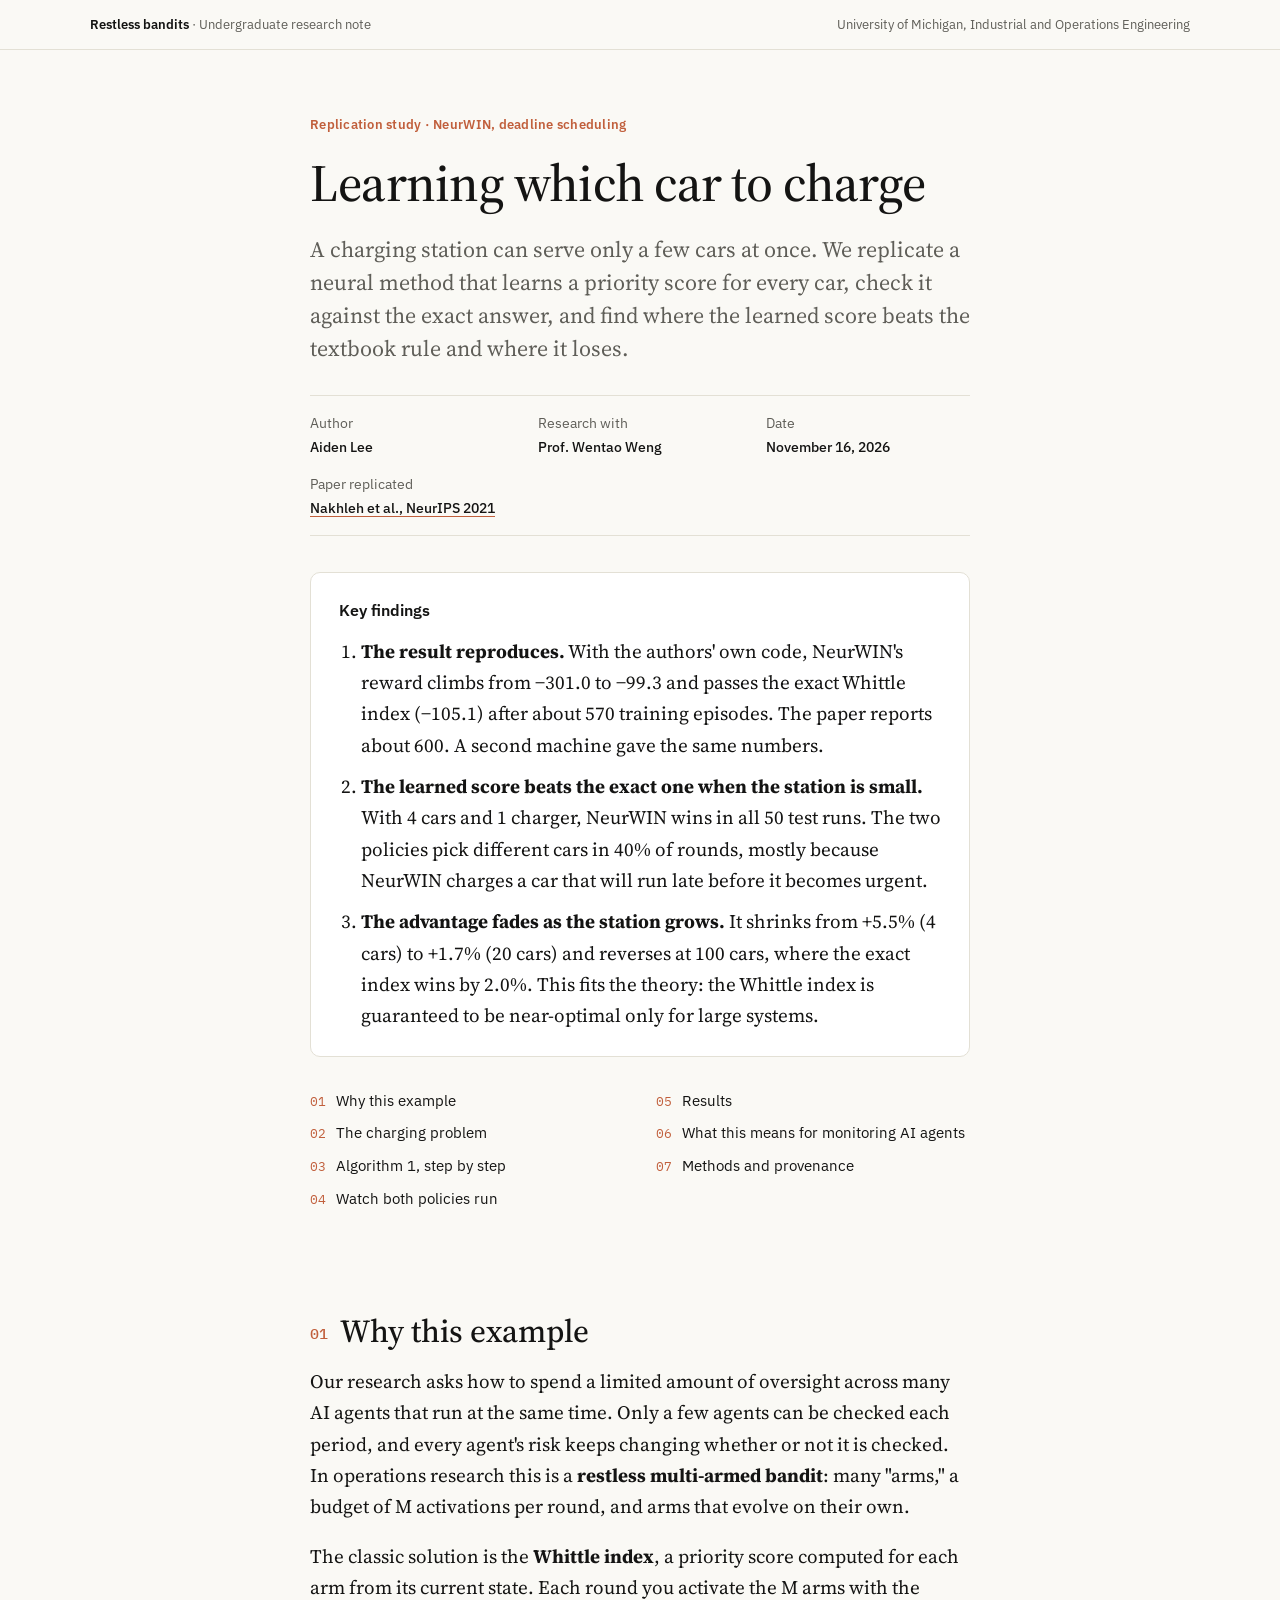
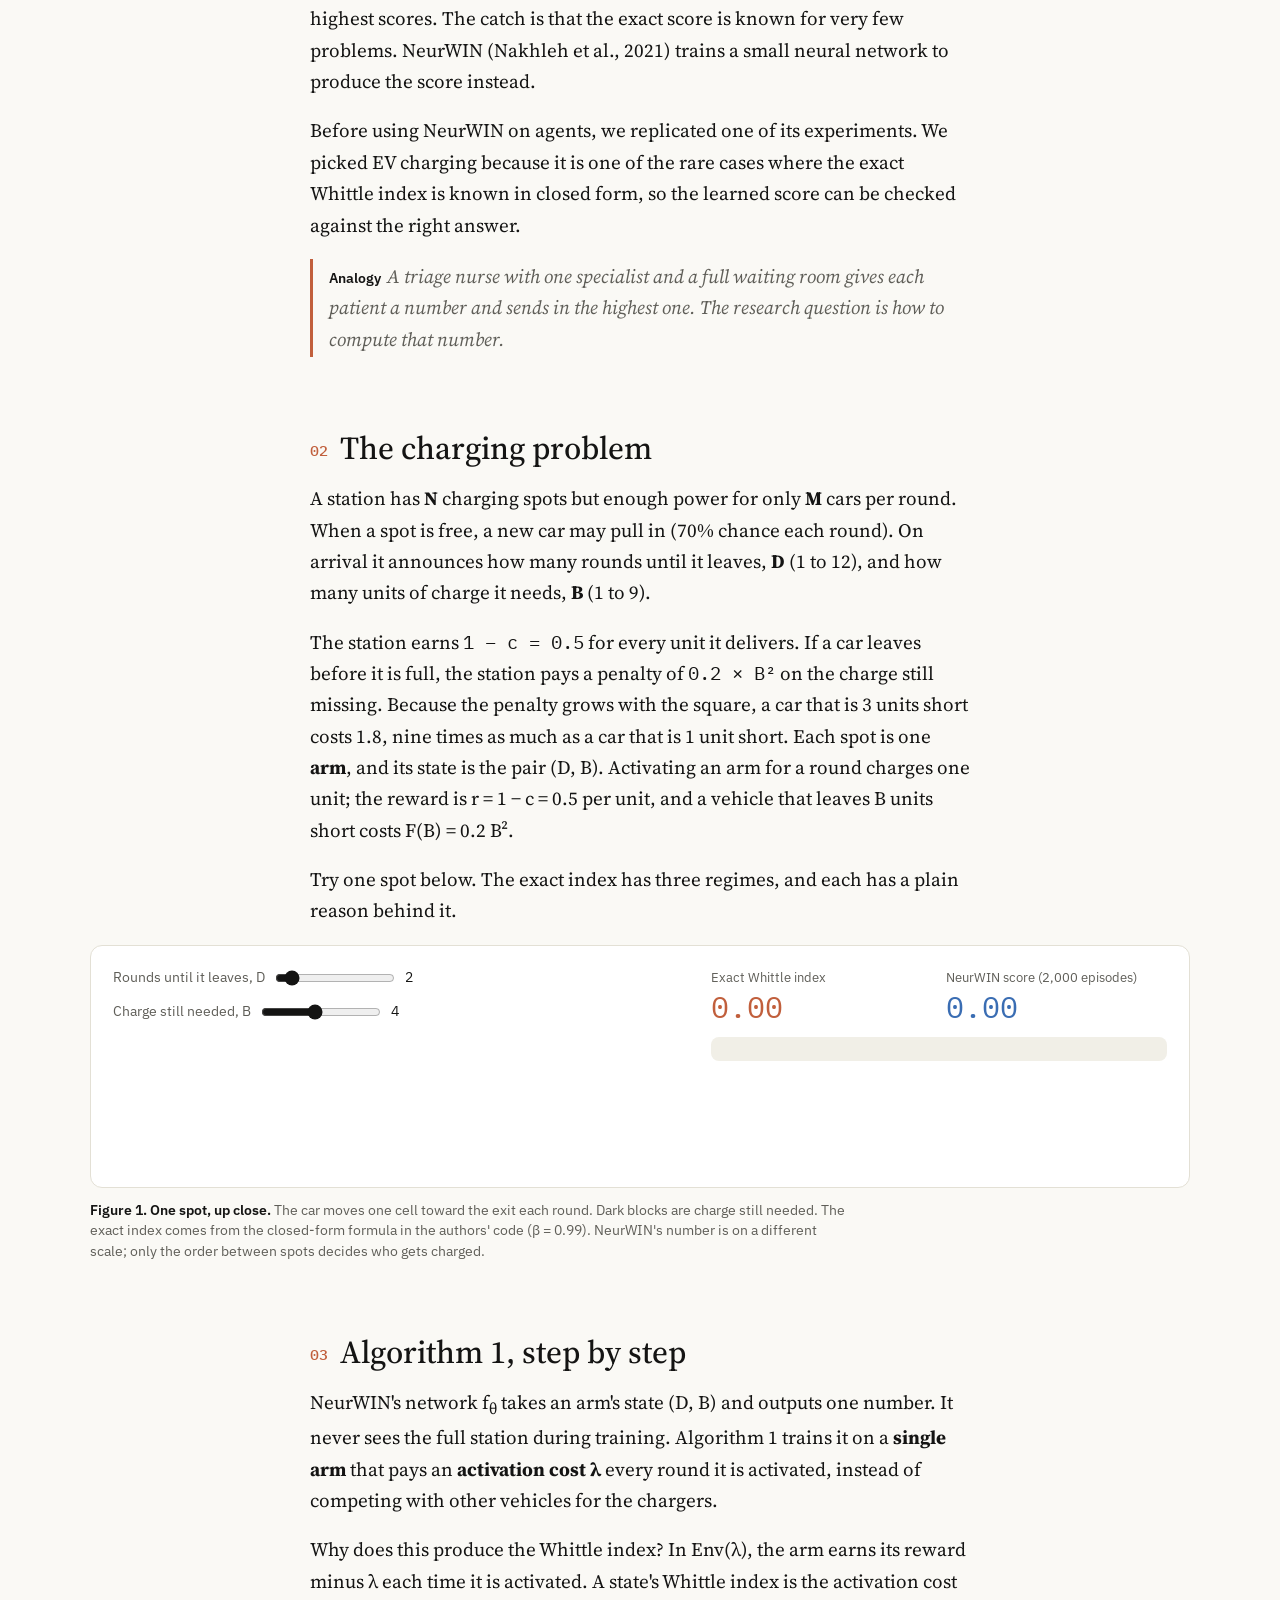
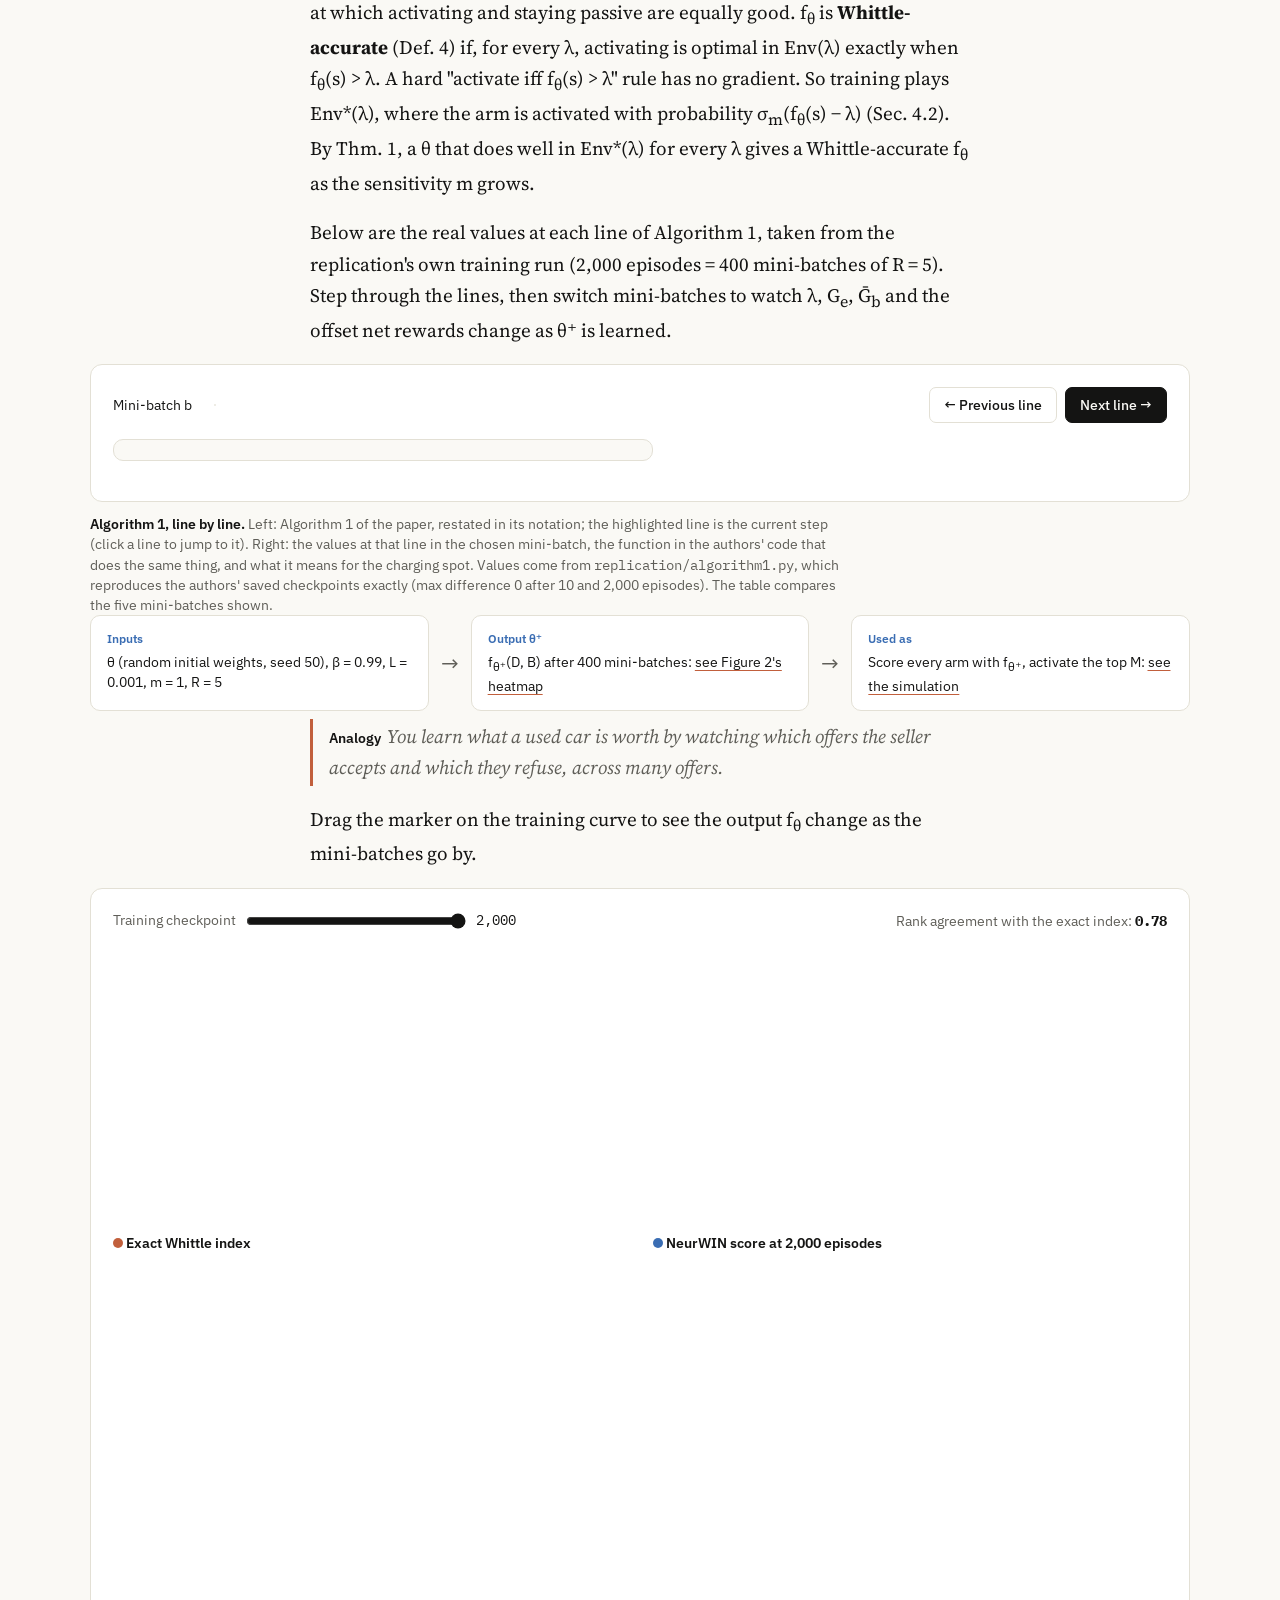
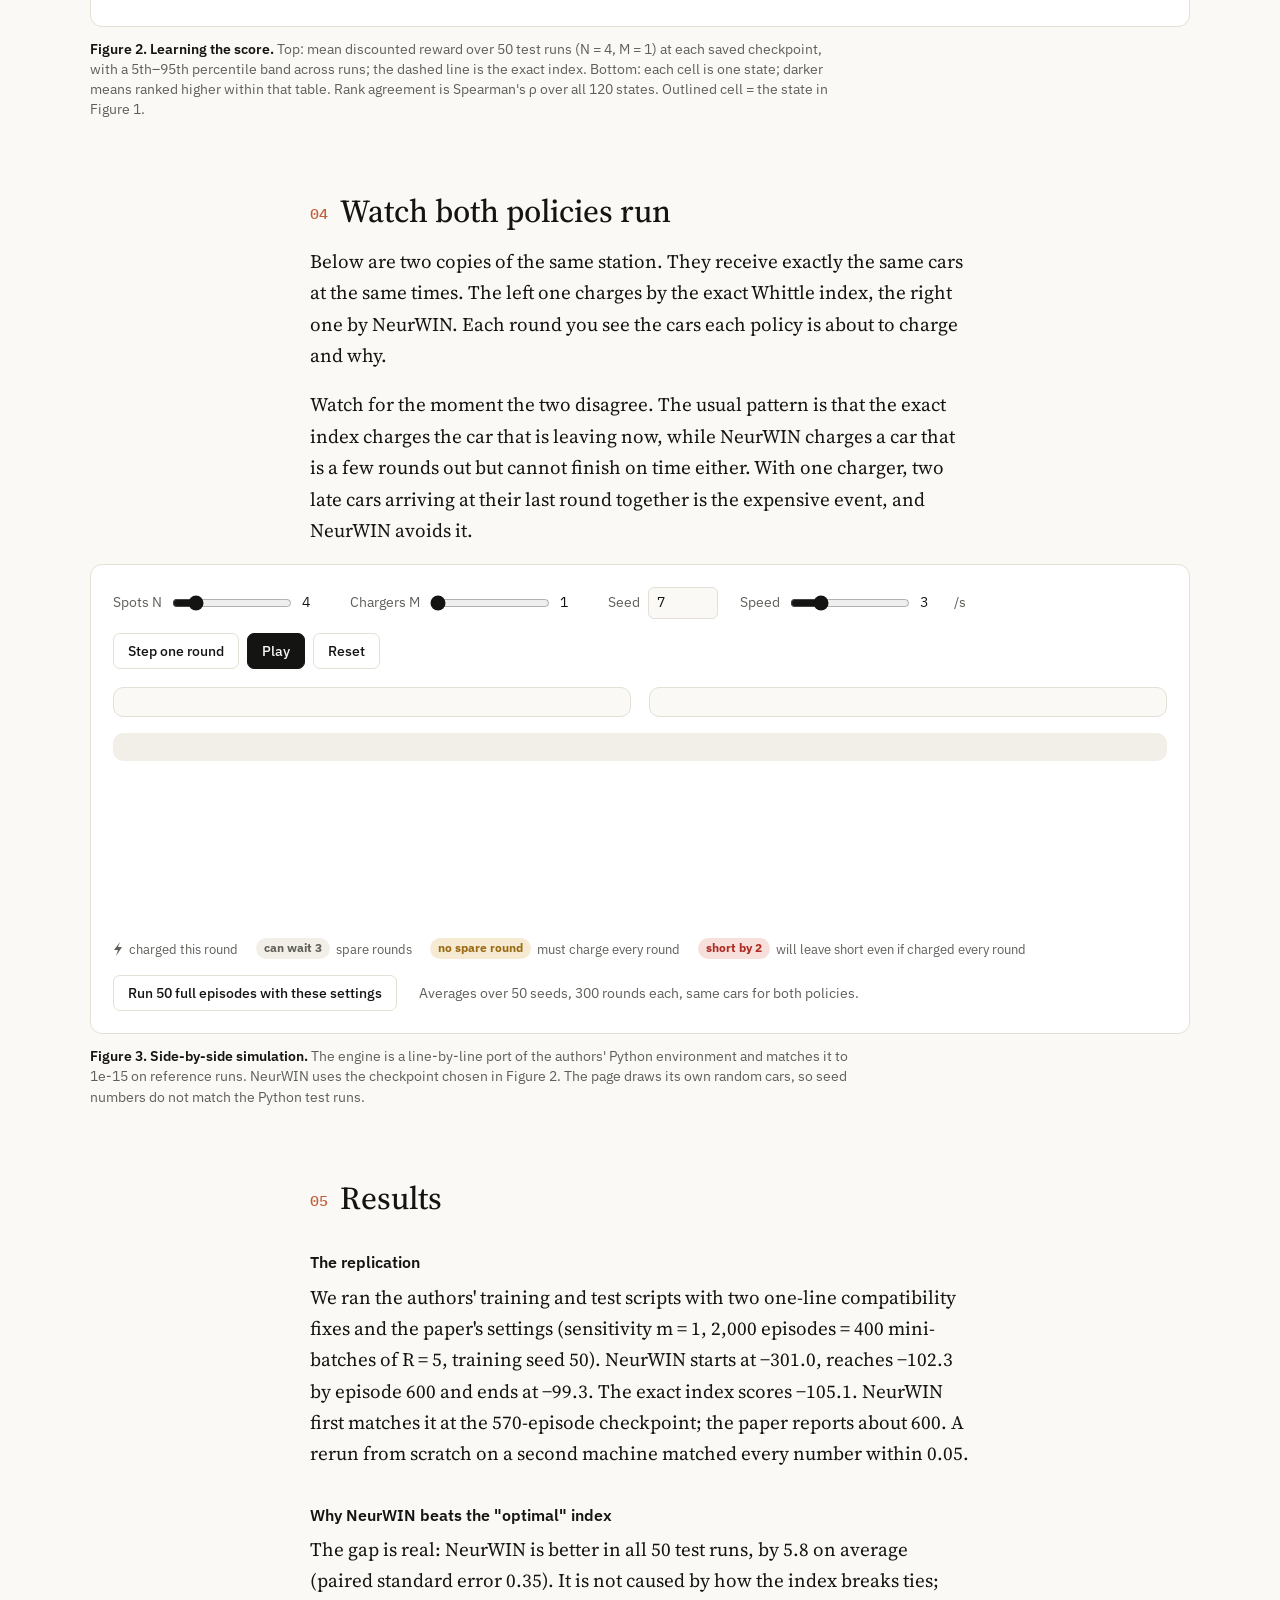
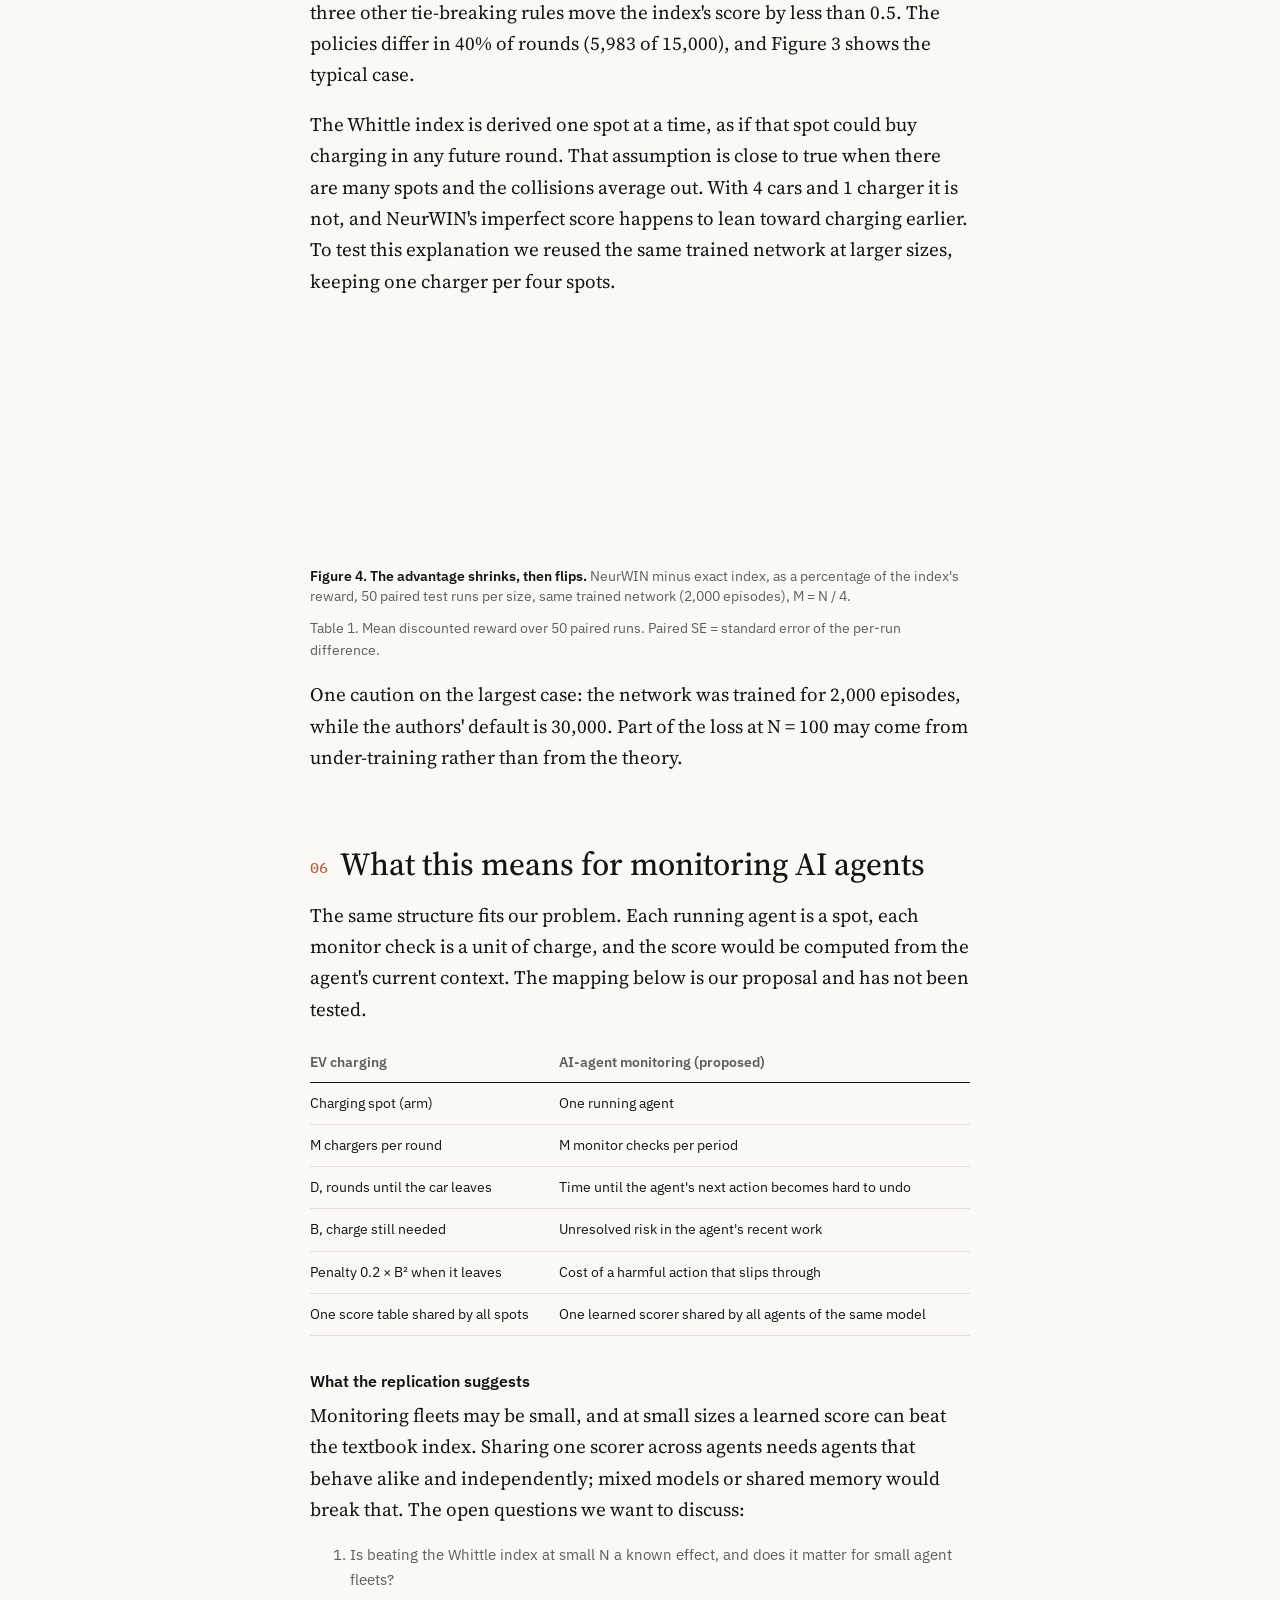
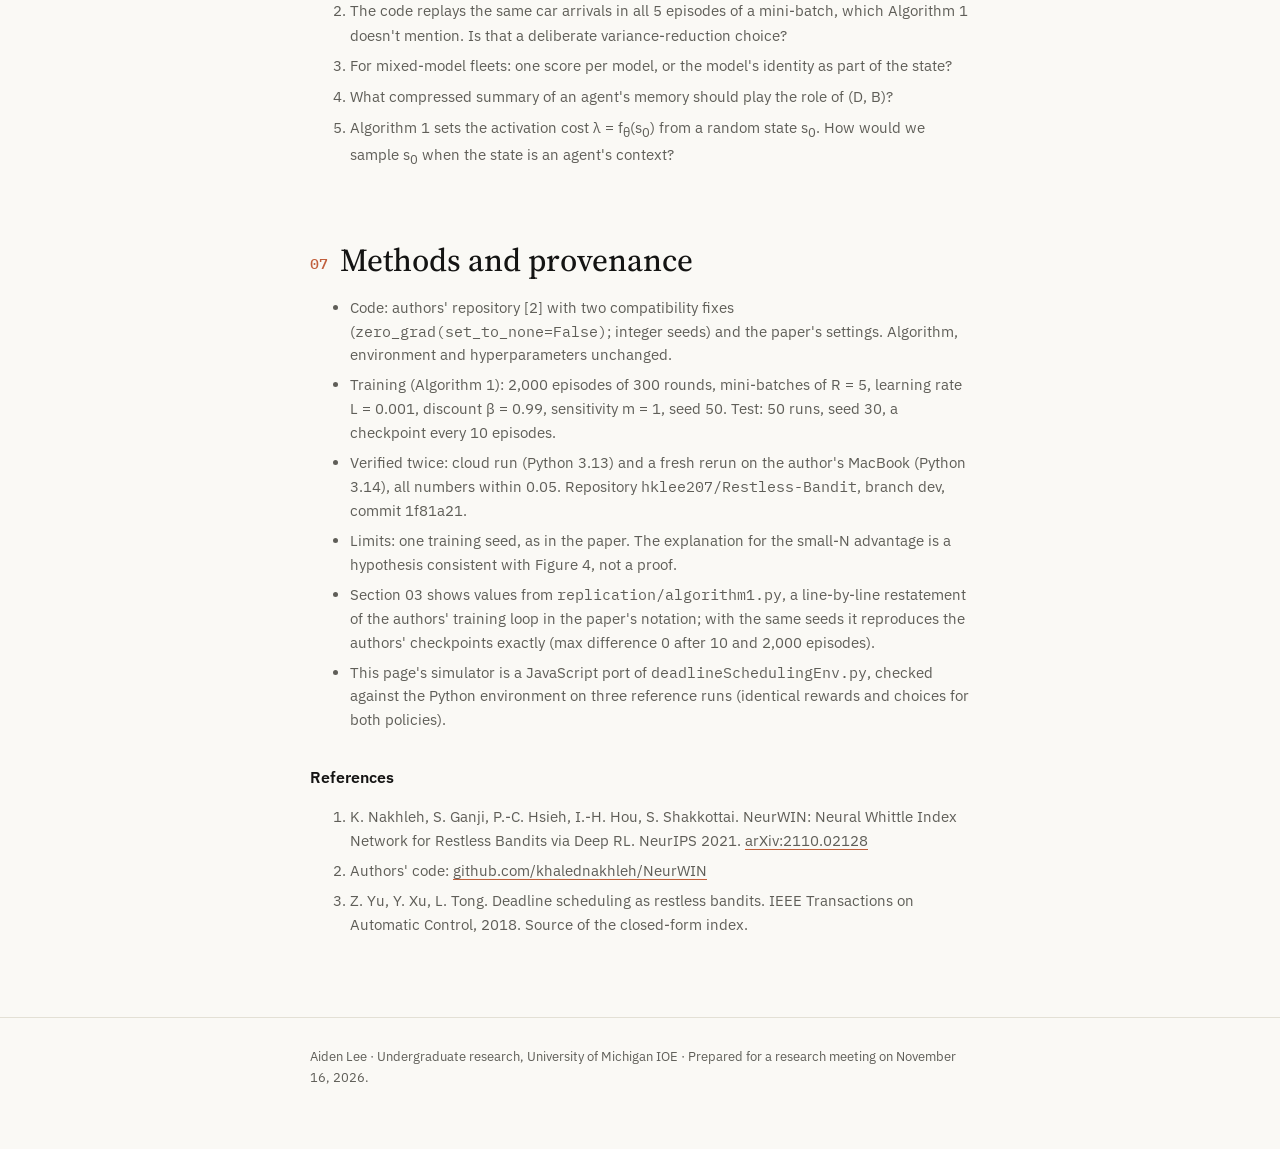
<file: NeurWIN/simulator/v2/page.html>
<!DOCTYPE html>
<html lang="en">
<head>
<meta charset="utf-8">
<meta name="viewport" content="width=device-width, initial-scale=1">
<title>Learning Which Car to Charge</title>
<link rel="preconnect" href="https://fonts.googleapis.com">
<link rel="preconnect" href="https://fonts.gstatic.com" crossorigin>
<link href="https://fonts.googleapis.com/css2?family=IBM+Plex+Mono:wght@400;500&family=IBM+Plex+Sans:wght@400;500;600&family=Source+Serif+4:ital,opsz,wght@0,8..60,400;0,8..60,500;0,8..60,600;1,8..60,400&display=swap" rel="stylesheet">
<style>
:root {
  /* Editorial research note: one reading column, figures break out wide. Clay = closed-form index, slate blue = NeurWIN. */
  --bg: #faf9f5; --surface: #ffffff; --soft: #f1efe7; --ink: #141413; --muted: #5f5e58; --rule: #e3e0d5;
  --clay: #c15f3c; --clay-soft: #f6e5dd; --blue: #3a6db3; --blue-soft: #e2eaf6;
  --warn: #9a6a12; --warn-soft: #f6ead2; --crit: #ad2b22; --crit-soft: #f7dfdb;
  --font-display: "Source Serif 4", Georgia, "Times New Roman", serif;
  --font-body: "Source Serif 4", Georgia, "Times New Roman", serif;
  --font-ui: "IBM Plex Sans", system-ui, -apple-system, "Segoe UI", sans-serif;
  --font-mono: "IBM Plex Mono", ui-monospace, Menlo, Consolas, monospace;
  color-scheme: light;
}
@media (prefers-color-scheme: dark) {
  :root:not([data-theme="light"]) {
    --bg: #1b1a18; --surface: #242320; --soft: #2b2a26; --ink: #ecebe4; --muted: #a7a59b; --rule: #3a3833;
    --clay: #e3875f; --clay-soft: #3d2a21; --blue: #82a9e6; --blue-soft: #1f2b3e;
    --warn: #e2b04f; --warn-soft: #3a301b; --crit: #f08a80; --crit-soft: #42231f; color-scheme: dark;
  }
}
:root[data-theme="dark"] {
  --bg: #1b1a18; --surface: #242320; --soft: #2b2a26; --ink: #ecebe4; --muted: #a7a59b; --rule: #3a3833;
  --clay: #e3875f; --clay-soft: #3d2a21; --blue: #82a9e6; --blue-soft: #1f2b3e;
  --warn: #e2b04f; --warn-soft: #3a301b; --crit: #f08a80; --crit-soft: #42231f; color-scheme: dark;
}
* { box-sizing: border-box; }
html { scroll-behavior: smooth; }
@media (prefers-reduced-motion: reduce) { html { scroll-behavior: auto; } * { transition: none !important; } }
body { margin: 0; background: var(--bg); color: var(--ink); font-family: var(--font-body); font-size: 19px; line-height: 1.65; -webkit-font-smoothing: antialiased; }
a { color: inherit; text-decoration-color: var(--clay); text-underline-offset: 3px; }
a:focus-visible, button:focus-visible, input:focus-visible { outline: 2px solid var(--blue); outline-offset: 2px; }
.col { max-width: 700px; margin: 0 auto; padding: 0 20px; }
.wide { max-width: 1140px; margin: 0 auto; padding: 0 20px; }
.topbar { border-bottom: 1px solid var(--rule); font-family: var(--font-ui); font-size: 13px; color: var(--muted); }
.topbar .wide { display: flex; justify-content: space-between; gap: 16px; padding-top: 14px; padding-bottom: 14px; flex-wrap: wrap; }
.topbar b { color: var(--ink); font-weight: 600; }
header.hero { padding: 64px 0 28px; }
.eyebrow { font-family: var(--font-ui); font-size: 13px; letter-spacing: .02em; color: var(--clay); font-weight: 600; margin: 0 0 18px; }
h1 { font-family: var(--font-display); font-weight: 500; font-size: clamp(34px, 5vw, 52px); line-height: 1.1; letter-spacing: -0.015em; margin: 0 0 22px; text-wrap: balance; }
.standfirst { font-size: 22px; line-height: 1.5; color: var(--muted); margin: 0 0 30px; }
.byline { display: grid; grid-template-columns: repeat(auto-fit, minmax(150px, 1fr)); gap: 14px 24px; border-top: 1px solid var(--rule); border-bottom: 1px solid var(--rule); padding: 16px 0; font-family: var(--font-ui); font-size: 13.5px; }
.byline dt { color: var(--muted); margin: 0 0 2px; }
.byline dd { margin: 0; font-weight: 500; }
h2 { font-family: var(--font-display); font-weight: 500; font-size: 32px; line-height: 1.2; margin: 72px 0 16px; text-wrap: balance; }
h2 .num { font-family: var(--font-mono); font-size: 15px; color: var(--clay); vertical-align: middle; margin-right: 12px; font-weight: 500; }
h3 { font-family: var(--font-ui); font-size: 16px; font-weight: 600; margin: 32px 0 6px; }
p { margin: 0 0 18px; }
.findings { background: var(--surface); border: 1px solid var(--rule); border-radius: 10px; padding: 24px 28px; margin: 36px 0 0; }
.findings h3 { margin: 0 0 12px; }
.findings ol { margin: 0; padding-left: 22px; }
.findings li { margin: 0 0 10px; }
.findings li:last-child { margin: 0; }
.toc { font-family: var(--font-ui); font-size: 15px; margin: 32px 0 0; padding: 0; list-style: none; columns: 2; column-gap: 32px; }
.toc li { margin: 0 0 8px; break-inside: avoid; }
.toc a { text-decoration: none; }
.toc a:hover { text-decoration: underline; }
.toc span { font-family: var(--font-mono); color: var(--clay); margin-right: 10px; font-size: 13px; }
.analogy { border-left: 3px solid var(--clay); padding: 2px 0 2px 16px; color: var(--muted); font-style: italic; }
.analogy b { font-style: normal; color: var(--ink); font-family: var(--font-ui); font-size: 14px; font-weight: 600; margin-right: 6px; }
.mono { font-family: var(--font-mono); font-variant-numeric: tabular-nums; }
.k-clay { color: var(--clay); } .k-blue { color: var(--blue); }
figure { margin: 36px 0 44px; }
.panel { background: var(--surface); border: 1px solid var(--rule); border-radius: 12px; padding: 22px; font-family: var(--font-ui); font-size: 14px; line-height: 1.45; }
figcaption { font-family: var(--font-ui); font-size: 13.5px; color: var(--muted); margin-top: 12px; line-height: 1.5; max-width: 760px; }
figcaption b { color: var(--ink); font-weight: 600; }
.steps { padding-left: 0; list-style: none; counter-reset: s; }
.steps li { counter-increment: s; position: relative; padding-left: 44px; margin: 0 0 14px; }
.steps li::before { content: counter(s); position: absolute; left: 0; top: 2px; width: 28px; height: 28px; border-radius: 50%; border: 1px solid var(--rule); background: var(--surface); font-family: var(--font-mono); font-size: 13px; display: grid; place-items: center; color: var(--clay); }
table.data { width: 100%; border-collapse: collapse; font-family: var(--font-ui); font-size: 14px; font-variant-numeric: tabular-nums; }
table.data th { text-align: left; font-weight: 600; color: var(--muted); border-bottom: 1px solid var(--ink); padding: 8px 10px 8px 0; }
table.data td { border-bottom: 1px solid var(--rule); padding: 9px 10px 9px 0; vertical-align: top; }
table.data td.n { font-family: var(--font-mono); }
.tablewrap { overflow-x: auto; }
/* controls */
.ctl { display: flex; flex-wrap: wrap; gap: 14px 22px; align-items: center; }
.ctl label { display: flex; align-items: center; gap: 8px; color: var(--muted); font-size: 13.5px; }
.ctl output { font-family: var(--font-mono); color: var(--ink); min-width: 26px; }
input[type=range] { accent-color: var(--ink); width: 120px; }
input[type=number] { width: 70px; font: inherit; font-family: var(--font-mono); padding: 5px 8px; border: 1px solid var(--rule); border-radius: 6px; background: var(--bg); color: var(--ink); }
button { font-family: var(--font-ui); font-size: 13.5px; font-weight: 500; padding: 8px 14px; border-radius: 7px; border: 1px solid var(--rule); background: var(--surface); color: var(--ink); cursor: pointer; }
button:hover { border-color: var(--muted); }
button.primary { background: var(--ink); color: var(--bg); border-color: var(--ink); }
.spacer { flex: 1; }
/* figure 1 */
.f1 { display: grid; grid-template-columns: 1.25fr 1fr; gap: 28px; align-items: start; }
.f1 .big { font-family: var(--font-mono); font-size: 30px; line-height: 1.1; }
.f1 .lbl { font-size: 12.5px; color: var(--muted); margin-bottom: 4px; }
.f1 .vals { display: grid; grid-template-columns: 1fr 1fr; gap: 14px; margin: 0 0 14px; }
.f1 .why { background: var(--soft); border-radius: 8px; padding: 12px 14px; font-size: 14px; }
.f1 .formula { font-family: var(--font-mono); font-size: 12.5px; color: var(--muted); margin-top: 8px; }
/* lanes */
.lane-head, .lane { display: grid; grid-template-columns: 34px minmax(0, 1fr) 76px 88px 42px; gap: 8px; align-items: center; }
.lane-head { font-size: 11.5px; color: var(--muted); padding: 0 8px 6px; }
.lane { padding: 7px 8px; border-radius: 8px; border: 1px solid transparent; margin-bottom: 4px; }
.lane .sp { font-size: 12.5px; color: var(--muted); display: flex; align-items: center; gap: 6px; }
.lane.on.clay { background: var(--clay-soft); border-color: var(--clay); }
.lane.on.blue { background: var(--blue-soft); border-color: var(--blue); }
.track { position: relative; display: grid; grid-template-columns: repeat(12, 1fr); height: 24px; border-left: 2px solid var(--ink); }
.track i { border-right: 1px dashed var(--rule); }
.track .car { position: absolute; top: 4px; width: 24px; height: 16px; display: flex; align-items: center; justify-content: center; color: var(--ink); transition: left .25s ease; }
.track .car svg { width: 24px; height: 13px; }
.track .empty { position: absolute; left: 8px; top: 3px; font-size: 12px; color: var(--muted); font-style: italic; }
.batt { display: grid; grid-template-columns: repeat(9, 1fr); gap: 2px; }
.batt b { height: 11px; border-radius: 2px; background: var(--rule); }
.batt b.need { background: var(--ink); }
.chip { font-size: 11.5px; padding: 2px 8px; border-radius: 999px; white-space: nowrap; justify-self: start; }
.chip.ok { background: var(--soft); color: var(--muted); }
.chip.must { background: var(--warn-soft); color: var(--warn); }
.chip.short { background: var(--crit-soft); color: var(--crit); }
.lane .ix { font-family: var(--font-mono); font-size: 12.5px; text-align: right; }
.bolt { width: 10px; height: 14px; }
.stations { display: grid; grid-template-columns: minmax(0, 1fr) minmax(0, 1fr); gap: 18px; margin-top: 18px; }
.station { border: 1px solid var(--rule); border-radius: 10px; padding: 16px 12px 12px; background: var(--bg); }
.station h4 { margin: 0 0 4px 8px; font-size: 15px; font-weight: 600; display: flex; align-items: center; gap: 8px; }
.station .sub { margin: 0 0 12px 8px; font-size: 12.5px; color: var(--muted); }
.dot { width: 10px; height: 10px; border-radius: 50%; display: inline-block; }
.stats { display: grid; grid-template-columns: repeat(4, 1fr); gap: 8px; border-top: 1px solid var(--rule); margin-top: 10px; padding: 12px 8px 0; }
.stats div span { display: block; font-size: 11.5px; color: var(--muted); }
.stats div strong { font-family: var(--font-mono); font-weight: 500; font-size: 17px; }
.narr { margin-top: 16px; border-radius: 10px; padding: 14px 16px; background: var(--soft); font-size: 14.5px; }
.narr .round { font-family: var(--font-mono); font-size: 12.5px; color: var(--muted); }
.narr.diff { background: var(--warn-soft); }
.narr p { margin: 6px 0 0; }
.ledger { margin-top: 10px; font-family: var(--font-mono); font-size: 12px; color: var(--muted); }
.result { margin-top: 14px; font-size: 14px; padding: 12px 14px; border: 1px dashed var(--rule); border-radius: 8px; }
.legend { display: flex; flex-wrap: wrap; gap: 8px 18px; font-size: 12.5px; color: var(--muted); margin-top: 12px; }
.legend span { display: inline-flex; align-items: center; gap: 6px; }
.hm-wrap { display: grid; grid-template-columns: 1fr 1fr; gap: 26px; margin-top: 18px; }
.hm-title { font-weight: 600; font-size: 13.5px; margin-bottom: 6px; }
svg text { font-family: var(--font-ui); }
.notes { font-family: var(--font-ui); font-size: 13.5px; color: var(--muted); }
.notes li { margin-bottom: 6px; }
footer { border-top: 1px solid var(--rule); margin-top: 80px; padding: 28px 0 60px; font-family: var(--font-ui); font-size: 13px; color: var(--muted); }
/* Algorithm 1 */
.seg { display: inline-flex; border: 1px solid var(--rule); border-radius: 8px; overflow: hidden; }
.seg button { border: 0; border-radius: 0; border-right: 1px solid var(--rule); padding: 6px 12px; font-family: var(--font-mono); }
.seg button:last-child { border-right: 0; }
.seg button.on { background: var(--ink); color: var(--bg); }
.alg { display: grid; grid-template-columns: minmax(0, 1.1fr) minmax(0, 1fr); gap: 24px; align-items: start; }
.alg-code { font-family: var(--font-mono); font-size: 13px; line-height: 1.5; background: var(--bg); border: 1px solid var(--rule); border-radius: 10px; padding: 10px 0; overflow-x: auto; }
.alg-code .ln { display: grid; grid-template-columns: 56px 1fr; padding: 3px 12px 3px 0; border-left: 3px solid transparent; color: var(--muted); }
.alg-code .ln .no { text-align: right; padding-right: 14px; font-size: 11.5px; }
.alg-code .ln.step { color: var(--ink); cursor: pointer; }
.alg-code .ln.step:hover { background: var(--soft); }
.alg-code .ln.cur { background: var(--blue-soft); border-left-color: var(--blue); }
.alg-code .ln.cur .no { color: var(--blue); font-weight: 500; }
.alg-code .rule { border-top: 1px solid var(--rule); margin: 6px 0; }
.alg-side h4 { margin: 0 0 4px; font-size: 16px; font-weight: 600; display: flex; gap: 10px; align-items: baseline; }
.alg-side h4 .mono { color: var(--blue); font-size: 14px; }
.alg-side .fn { font-size: 13px; color: var(--muted); margin: 0 0 12px; }
.alg-side .fn code { font-family: var(--font-mono); color: var(--ink); background: var(--soft); padding: 1px 6px; border-radius: 4px; }
.alg-side table.data { font-size: 13px; margin: 0 0 6px; }
.alg-side table.data td, .alg-side table.data th { padding: 5px 10px 5px 0; }
.alg-side .kv { display: flex; flex-wrap: wrap; gap: 6px 22px; margin: 0 0 10px; }
.alg-side .kv div span { display: block; font-size: 12px; color: var(--muted); }
.alg-side .kv div strong { font-family: var(--font-mono); font-weight: 500; font-size: 18px; }
.alg-plain { background: var(--soft); border-radius: 8px; padding: 12px 14px; font-size: 14px; margin: 12px 0 0; }
.bars { display: grid; grid-template-columns: 34px 1fr 64px; gap: 4px 10px; align-items: center; font-size: 13px; margin: 4px 0 8px; }
.bars .track2 { position: relative; height: 14px; }
.bars .track2 i { position: absolute; top: 0; bottom: 0; border-radius: 2px; }
.bars .track2 .zero { position: absolute; left: 50%; top: -3px; bottom: -3px; border-left: 1px solid var(--ink); }
.bars .v { font-family: var(--font-mono); text-align: right; }
#algTbl tr.cur td { background: var(--blue-soft); }
#algTbl td, #algTbl th { white-space: nowrap; }
.io { display: grid; grid-template-columns: 1fr auto 1fr auto 1fr; gap: 12px; align-items: stretch; margin: 0 0 8px; font-family: var(--font-ui); font-size: 14px; line-height: 1.45; }
.io-box { background: var(--surface); border: 1px solid var(--rule); border-radius: 10px; padding: 14px 16px; }
.io-k { font-size: 12px; font-weight: 600; color: var(--blue); margin-bottom: 4px; }
.io-arrow { align-self: center; font-size: 22px; color: var(--muted); }
@media (max-width: 900px) {
  .alg, .io { grid-template-columns: 1fr; }
  .io-arrow { transform: rotate(90deg); justify-self: center; }
  .f1, .stations, .hm-wrap { grid-template-columns: 1fr; }
  .toc { columns: 1; }
}
@media (max-width: 520px) {
  body { font-size: 17px; }
  .lane-head, .lane { grid-template-columns: 44px 1fr 70px; }
  .lane .chip, .lane .ix, .lane-head .hx { display: none; }
  .stats { grid-template-columns: repeat(2, 1fr); }
}
</style>
</head>
<body>
<div class="topbar"><div class="wide"><span><b>Restless bandits</b> · Undergraduate research note</span><span>University of Michigan, Industrial and Operations Engineering</span></div></div>

<header class="hero"><div class="col">
  <p class="eyebrow">Replication study · NeurWIN, deadline scheduling</p>
  <h1>Learning which car to charge</h1>
  <p class="standfirst">A charging station can serve only a few cars at once. We replicate a neural method that learns a priority score for every car, check it against the exact answer, and find where the learned score beats the textbook rule and where it loses.</p>
  <dl class="byline">
    <div><dt>Author</dt><dd>Aiden Lee</dd></div>
    <div><dt>Research with</dt><dd>Prof. Wentao Weng</dd></div>
    <div><dt>Date</dt><dd>November 16, 2026</dd></div>
    <div><dt>Paper replicated</dt><dd><a href="https://arxiv.org/abs/2110.02128">Nakhleh et al., NeurIPS 2021</a></dd></div>
  </dl>
  <section class="findings" aria-label="Key findings">
    <h3>Key findings</h3>
    <ol>
      <li><b>The result reproduces.</b> With the authors' own code, NeurWIN's reward climbs from −301.0 to −99.3 and passes the exact Whittle index (−105.1) after about 570 training episodes. The paper reports about 600. A second machine gave the same numbers.</li>
      <li><b>The learned score beats the exact one when the station is small.</b> With 4 cars and 1 charger, NeurWIN wins in all 50 test runs. The two policies pick different cars in 40% of rounds, mostly because NeurWIN charges a car that will run late before it becomes urgent.</li>
      <li><b>The advantage fades as the station grows.</b> It shrinks from +5.5% (4 cars) to +1.7% (20 cars) and reverses at 100 cars, where the exact index wins by 2.0%. This fits the theory: the Whittle index is guaranteed to be near-optimal only for large systems.</li>
    </ol>
  </section>
  <ol class="toc" aria-label="Contents">
    <li><a href="#context"><span>01</span>Why this example</a></li>
    <li><a href="#problem"><span>02</span>The charging problem</a></li>
    <li><a href="#algorithm1"><span>03</span>Algorithm 1, step by step</a></li>
    <li><a href="#simulation"><span>04</span>Watch both policies run</a></li>
    <li><a href="#results"><span>05</span>Results</a></li>
    <li><a href="#agents"><span>06</span>What this means for monitoring AI agents</a></li>
    <li><a href="#methods"><span>07</span>Methods and provenance</a></li>
  </ol>
</div></header>

<main>
<section id="context" class="col">
  <h2><span class="num">01</span>Why this example</h2>
  <p>Our research asks how to spend a limited amount of oversight across many AI agents that run at the same time. Only a few agents can be checked each period, and every agent's risk keeps changing whether or not it is checked. In operations research this is a <b>restless multi-armed bandit</b>: many "arms," a budget of M activations per round, and arms that evolve on their own.</p>
  <p>The classic solution is the <b>Whittle index</b>, a priority score computed for each arm from its current state. Each round you activate the M arms with the highest scores. The catch is that the exact score is known for very few problems. NeurWIN (Nakhleh et al., 2021) trains a small neural network to produce the score instead.</p>
  <p>Before using NeurWIN on agents, we replicated one of its experiments. We picked EV charging because it is one of the rare cases where the exact Whittle index is known in closed form, so the learned score can be checked against the right answer.</p>
  <p class="analogy"><b>Analogy</b>A triage nurse with one specialist and a full waiting room gives each patient a number and sends in the highest one. The research question is how to compute that number.</p>
</section>

<section id="problem" class="col">
  <h2><span class="num">02</span>The charging problem</h2>
  <p>A station has <b>N</b> charging spots but enough power for only <b>M</b> cars per round. When a spot is free, a new car may pull in (70% chance each round). On arrival it announces how many rounds until it leaves, <b>D</b> (1 to 12), and how many units of charge it needs, <b>B</b> (1 to 9).</p>
  <p>The station earns <span class="mono">1 − c = 0.5</span> for every unit it delivers. If a car leaves before it is full, the station pays a penalty of <span class="mono">0.2 × B²</span> on the charge still missing. Because the penalty grows with the square, a car that is 3 units short costs 1.8, nine times as much as a car that is 1 unit short. Each spot is one <b>arm</b>, and its state is the pair (D, B). Activating an arm for a round charges one unit; the reward is r = 1 − c = 0.5 per unit, and a vehicle that leaves B units short costs F(B) = 0.2 B².</p>
  <p>Try one spot below. The exact index has three regimes, and each has a plain reason behind it.</p>
</section>

<figure class="wide" id="fig1">
  <div class="panel">
    <div class="f1">
      <div>
        <div class="ctl" style="margin-bottom:16px">
          <label for="f1T">Rounds until it leaves, D <input type="range" id="f1T" min="1" max="12" value="2"><output id="f1Tv">2</output></label>
          <label for="f1B">Charge still needed, B <input type="range" id="f1B" min="0" max="9" value="4"><output id="f1Bv">4</output></label>
        </div>
        <svg id="f1svg" viewBox="0 0 560 120" width="100%" role="img" aria-label="One charging spot with a car D rounds from leaving and B units still needed"></svg>
      </div>
      <div>
        <div class="vals">
          <div><div class="lbl">Exact Whittle index</div><div class="big k-clay" id="f1cf">0.00</div></div>
          <div><div class="lbl">NeurWIN score (<span id="f1ck">2,000</span> episodes)</div><div class="big k-blue" id="f1nw">0.00</div></div>
        </div>
        <div class="why" id="f1why"></div>
        <div class="formula" id="f1form"></div>
      </div>
    </div>
  </div>
  <figcaption><b>Figure 1. One spot, up close.</b> The car moves one cell toward the exit each round. Dark blocks are charge still needed. The exact index comes from the closed-form formula in the authors' code (β = 0.99). NeurWIN's number is on a different scale; only the order between spots decides who gets charged.</figcaption>
</figure>

<section id="algorithm1" class="col">
  <h2><span class="num">03</span>Algorithm 1, step by step</h2>
  <p>NeurWIN's network f<sub>θ</sub> takes an arm's state (D, B) and outputs one number. It never sees the full station during training. Algorithm 1 trains it on a <b>single arm</b> that pays an <b>activation cost λ</b> every round it is activated, instead of competing with other vehicles for the chargers.</p>
  <p>Why does this produce the Whittle index? In Env(λ), the arm earns its reward minus λ each time it is activated. A state's Whittle index is the activation cost at which activating and staying passive are equally good. f<sub>θ</sub> is <b>Whittle-accurate</b> (Def. 4) if, for every λ, activating is optimal in Env(λ) exactly when f<sub>θ</sub>(s) &gt; λ. A hard "activate iff f<sub>θ</sub>(s) &gt; λ" rule has no gradient. So training plays Env*(λ), where the arm is activated with probability σ<sub>m</sub>(f<sub>θ</sub>(s) − λ) (Sec. 4.2). By Thm. 1, a θ that does well in Env*(λ) for every λ gives a Whittle-accurate f<sub>θ</sub> as the sensitivity m grows.</p>
  <p>Below are the real values at each line of Algorithm 1, taken from the replication's own training run (2,000 episodes = 400 mini-batches of R = 5). Step through the lines, then switch mini-batches to watch λ, G<sub>e</sub>, Ḡ<sub>b</sub> and the offset net rewards change as θ⁺ is learned.</p>
</section>

<figure class="wide" id="figAlg">
  <div class="panel">
    <div class="ctl" style="margin-bottom:16px">
      <span>Mini-batch b</span>
      <span class="seg" id="algMb" role="group" aria-label="Mini-batch"></span>
      <span id="algMbInfo" style="color:var(--muted)"></span>
      <span class="spacer"></span>
      <span style="display:flex;gap:8px"><button id="algPrev">← Previous line</button><button id="algNext" class="primary">Next line →</button></span>
    </div>
    <div class="alg">
      <div class="alg-code" id="algCode" aria-label="Algorithm 1 in the paper's notation"></div>
      <div class="alg-side" id="algSide" aria-live="polite"></div>
    </div>
    <div class="tablewrap" style="margin-top:18px"><table class="data" id="algTbl"></table></div>
  </div>
  <figcaption><b>Algorithm 1, line by line.</b> Left: Algorithm 1 of the paper, restated in its notation; the highlighted line is the current step (click a line to jump to it). Right: the values at that line in the chosen mini-batch, the function in the authors' code that does the same thing, and what it means for the charging spot. Values come from <span class="mono">replication/algorithm1.py</span>, which reproduces the authors' saved checkpoints exactly (max difference 0 after 10 and 2,000 episodes). The table compares the five mini-batches shown.</figcaption>
</figure>

<div class="wide">
  <div class="io" aria-label="Algorithm 1: inputs, output, use">
    <div class="io-box"><div class="io-k">Inputs</div><div>θ (random initial weights, seed 50), β = 0.99, L = 0.001, m = 1, R = 5</div></div>
    <div class="io-arrow" aria-hidden="true">→</div>
    <div class="io-box"><div class="io-k">Output θ⁺</div><div>f<sub>θ⁺</sub>(D, B) after 400 mini-batches: <a href="#fig2">see Figure 2's heatmap</a></div></div>
    <div class="io-arrow" aria-hidden="true">→</div>
    <div class="io-box"><div class="io-k">Used as</div><div>Score every arm with f<sub>θ⁺</sub>, activate the top M: <a href="#fig3">see the simulation</a></div></div>
  </div>
</div>

<section class="col">
  <p class="analogy"><b>Analogy</b>You learn what a used car is worth by watching which offers the seller accepts and which they refuse, across many offers.</p>
  <p>Drag the marker on the training curve to see the output f<sub>θ</sub> change as the mini-batches go by.</p>
</section>

<figure class="wide" id="fig2">
  <div class="panel">
    <div class="ctl" style="margin-bottom:6px">
      <label for="ck">Training checkpoint <input type="range" id="ck" min="0" max="2000" step="10" value="2000" style="width:220px"><output id="ckv">2,000</output></label>
      <span class="spacer"></span>
      <span style="color:var(--muted)">Rank agreement with the exact index: <b class="mono" id="rho" style="color:var(--ink)">0.78</b></span>
    </div>
    <svg id="f2chart" viewBox="0 0 1080 280" width="100%" role="img" aria-label="NeurWIN test reward by training episode, with the exact index as a reference line"></svg>
    <div class="hm-wrap">
      <div><div class="hm-title"><span class="dot" style="background:var(--clay)"></span> Exact Whittle index</div><svg id="hmA" viewBox="0 0 500 330" width="100%" role="img" aria-label="Exact index by state"></svg></div>
      <div><div class="hm-title"><span class="dot" style="background:var(--blue)"></span> NeurWIN score at <span id="hmck">2,000</span> episodes</div><svg id="hmB" viewBox="0 0 500 330" width="100%" role="img" aria-label="NeurWIN score by state"></svg></div>
    </div>
  </div>
  <figcaption><b>Figure 2. Learning the score.</b> Top: mean discounted reward over 50 test runs (N = 4, M = 1) at each saved checkpoint, with a 5th–95th percentile band across runs; the dashed line is the exact index. Bottom: each cell is one state; darker means ranked higher within that table. Rank agreement is Spearman's ρ over all 120 states. Outlined cell = the state in Figure 1.</figcaption>
</figure>

<section id="simulation" class="col">
  <h2><span class="num">04</span>Watch both policies run</h2>
  <p>Below are two copies of the same station. They receive exactly the same cars at the same times. The left one charges by the exact Whittle index, the right one by NeurWIN. Each round you see the cars each policy is about to charge and why.</p>
  <p>Watch for the moment the two disagree. The usual pattern is that the exact index charges the car that is leaving now, while NeurWIN charges a car that is a few rounds out but cannot finish on time either. With one charger, two late cars arriving at their last round together is the expensive event, and NeurWIN avoids it.</p>
</section>

<figure class="wide" id="fig3">
  <div class="panel">
    <div class="ctl">
      <label for="sN">Spots N <input type="range" id="sN" min="1" max="20" value="4"><output id="sNv">4</output></label>
      <label for="sM">Chargers M <input type="range" id="sM" min="1" max="4" value="1"><output id="sMv">1</output></label>
      <label for="sSeed">Seed <input type="number" id="sSeed" min="1" max="99999" value="7"></label>
      <label for="sSpeed">Speed <input type="range" id="sSpeed" min="1" max="10" value="3"><output id="sSpeedv">3</output>/s</label>
      <span class="spacer"></span>
      <span style="display:flex;gap:8px"><button id="bStep">Step one round</button>
      <button id="bPlay" class="primary">Play</button>
      <button id="bReset">Reset</button></span>
    </div>
    <div class="stations">
      <div class="station" id="stA"></div>
      <div class="station" id="stB"></div>
    </div>
    <div class="narr" id="narr"></div>
    <svg id="cum" viewBox="0 0 1080 150" width="100%" role="img" aria-label="Cumulative net reward of both stations" style="margin-top:14px"></svg>
    <div class="legend">
      <span><svg class="bolt" viewBox="0 0 10 14"><path d="M7 0L1 8H5L3 14L9 5H5Z" fill="currentColor"/></svg> charged this round</span>
      <span><b class="chip ok">can wait 3</b> spare rounds</span>
      <span><b class="chip must">no spare round</b> must charge every round</span>
      <span><b class="chip short">short by 2</b> will leave short even if charged every round</span>
    </div>
    <div class="ctl" style="margin-top:16px">
      <button id="bRuns">Run 50 full episodes with these settings</button>
      <span id="runOut" style="color:var(--muted)">Averages over 50 seeds, 300 rounds each, same cars for both policies.</span>
    </div>
  </div>
  <figcaption><b>Figure 3. Side-by-side simulation.</b> The engine is a line-by-line port of the authors' Python environment and matches it to 1e-15 on reference runs. NeurWIN uses the checkpoint chosen in Figure 2. The page draws its own random cars, so seed numbers do not match the Python test runs.</figcaption>
</figure>

<section id="results" class="col">
  <h2><span class="num">05</span>Results</h2>
  <h3>The replication</h3>
  <p>We ran the authors' training and test scripts with two one-line compatibility fixes and the paper's settings (sensitivity m = 1, 2,000 episodes = 400 mini-batches of R = 5, training seed 50). NeurWIN starts at −301.0, reaches −102.3 by episode 600 and ends at −99.3. The exact index scores −105.1. NeurWIN first matches it at the 570-episode checkpoint; the paper reports about 600. A rerun from scratch on a second machine matched every number within 0.05.</p>
  <h3>Why NeurWIN beats the "optimal" index</h3>
  <p>The gap is real: NeurWIN is better in all 50 test runs, by 5.8 on average (paired standard error 0.35). It is not caused by how the index breaks ties; three other tie-breaking rules move the index's score by less than 0.5. The policies differ in 40% of rounds (5,983 of 15,000), and Figure 3 shows the typical case.</p>
  <p>The Whittle index is derived one spot at a time, as if that spot could buy charging in any future round. That assumption is close to true when there are many spots and the collisions average out. With 4 cars and 1 charger it is not, and NeurWIN's imperfect score happens to lean toward charging earlier. To test this explanation we reused the same trained network at larger sizes, keeping one charger per four spots.</p>
</section>

<figure class="col" id="fig4">
  <svg id="f4" viewBox="0 0 660 230" width="100%" role="img" aria-label="NeurWIN's advantage over the exact index by station size"></svg>
  <figcaption><b>Figure 4. The advantage shrinks, then flips.</b> NeurWIN minus exact index, as a percentage of the index's reward, 50 paired test runs per size, same trained network (2,000 episodes), M = N / 4.</figcaption>
</figure>

<div class="col">
  <div class="tablewrap">
    <table class="data" id="tbl"></table>
  </div>
  <p class="notes" style="margin-top:10px">Table 1. Mean discounted reward over 50 paired runs. Paired SE = standard error of the per-run difference.</p>
  <p>One caution on the largest case: the network was trained for 2,000 episodes, while the authors' default is 30,000. Part of the loss at N = 100 may come from under-training rather than from the theory.</p>
</div>

<section id="agents" class="col">
  <h2><span class="num">06</span>What this means for monitoring AI agents</h2>
  <p>The same structure fits our problem. Each running agent is a spot, each monitor check is a unit of charge, and the score would be computed from the agent's current context. The mapping below is our proposal and has not been tested.</p>
  <div class="tablewrap"><table class="data">
    <tr><th>EV charging</th><th>AI-agent monitoring (proposed)</th></tr>
    <tr><td>Charging spot (arm)</td><td>One running agent</td></tr>
    <tr><td>M chargers per round</td><td>M monitor checks per period</td></tr>
    <tr><td>D, rounds until the car leaves</td><td>Time until the agent's next action becomes hard to undo</td></tr>
    <tr><td>B, charge still needed</td><td>Unresolved risk in the agent's recent work</td></tr>
    <tr><td>Penalty 0.2 × B² when it leaves</td><td>Cost of a harmful action that slips through</td></tr>
    <tr><td>One score table shared by all spots</td><td>One learned scorer shared by all agents of the same model</td></tr>
  </table></div>
  <h3>What the replication suggests</h3>
  <p>Monitoring fleets may be small, and at small sizes a learned score can beat the textbook index. Sharing one scorer across agents needs agents that behave alike and independently; mixed models or shared memory would break that. The open questions we want to discuss:</p>
  <ol class="notes" style="font-size:15px">
    <li>Is beating the Whittle index at small N a known effect, and does it matter for small agent fleets?</li>
    <li>The code replays the same car arrivals in all 5 episodes of a mini-batch, which Algorithm 1 doesn't mention. Is that a deliberate variance-reduction choice?</li>
    <li>For mixed-model fleets: one score per model, or the model's identity as part of the state?</li>
    <li>What compressed summary of an agent's memory should play the role of (D, B)?</li>
    <li>Algorithm 1 sets the activation cost λ = f<sub>θ</sub>(s<sub>0</sub>) from a random state s<sub>0</sub>. How would we sample s<sub>0</sub> when the state is an agent's context?</li>
  </ol>
</section>

<section id="methods" class="col">
  <h2><span class="num">07</span>Methods and provenance</h2>
  <ul class="notes" style="font-size:14.5px">
    <li>Code: authors' repository [2] with two compatibility fixes (<span class="mono">zero_grad(set_to_none=False)</span>; integer seeds) and the paper's settings. Algorithm, environment and hyperparameters unchanged.</li>
    <li>Training (Algorithm 1): 2,000 episodes of 300 rounds, mini-batches of R = 5, learning rate L = 0.001, discount β = 0.99, sensitivity m = 1, seed 50. Test: 50 runs, seed 30, a checkpoint every 10 episodes.</li>
    <li>Verified twice: cloud run (Python 3.13) and a fresh rerun on the author's MacBook (Python 3.14), all numbers within 0.05. Repository <span class="mono">hklee207/Restless-Bandit</span>, branch dev, commit 1f81a21.</li>
    <li>Limits: one training seed, as in the paper. The explanation for the small-N advantage is a hypothesis consistent with Figure 4, not a proof.</li>
    <li>Section 03 shows values from <span class="mono">replication/algorithm1.py</span>, a line-by-line restatement of the authors' training loop in the paper's notation; with the same seeds it reproduces the authors' checkpoints exactly (max difference 0 after 10 and 2,000 episodes).</li>
    <li>This page's simulator is a JavaScript port of <span class="mono">deadlineSchedulingEnv.py</span>, checked against the Python environment on three reference runs (identical rewards and choices for both policies).</li>
  </ul>
  <h3>References</h3>
  <ol class="notes" style="font-size:14.5px">
    <li>K. Nakhleh, S. Ganji, P.-C. Hsieh, I.-H. Hou, S. Shakkottai. NeurWIN: Neural Whittle Index Network for Restless Bandits via Deep RL. NeurIPS 2021. <a href="https://arxiv.org/abs/2110.02128">arXiv:2110.02128</a></li>
    <li>Authors' code: <a href="https://github.com/khalednakhleh/NeurWIN">github.com/khalednakhleh/NeurWIN</a></li>
    <li>Z. Yu, Y. Xu, L. Tong. Deadline scheduling as restless bandits. IEEE Transactions on Automatic Control, 2018. Source of the closed-form index.</li>
  </ol>
</section>
</main>
<footer><div class="col">Aiden Lee · Undergraduate research, University of Michigan IOE · Prepared for a research meeting on November 16, 2026.</div></footer>

<script>/*__ENGINE__*/</script>
<script>window.DATA = /*__DATA__*/;</script>
<script>
(function () {
  const D = window.DATA, EV = window.EV;
  const $ = id => document.getElementById(id);
  const NS = 'http://www.w3.org/2000/svg';
  const fmt = (v, d = 2) => (v < 0 ? '−' : '') + Math.abs(v).toFixed(d);
  const fmtN = v => v.toLocaleString('en-US');
  const css = n => getComputedStyle(document.documentElement).getPropertyValue(n).trim();
  const carSVG = '<svg viewBox="0 0 26 14" aria-hidden="true"><path d="M2 7.5Q2 5 4.5 5L7.5 1.5H17.5L21 5H23Q25 5 25 7.5V10.5H2Z" fill="currentColor"/><circle cx="7" cy="11" r="2.2" fill="currentColor" stroke="var(--surface)" stroke-width="1"/><circle cx="19.5" cy="11" r="2.2" fill="currentColor" stroke="var(--surface)" stroke-width="1"/></svg>';
  const boltSVG = '<svg class="bolt" viewBox="0 0 10 14" aria-hidden="true"><path d="M7 0L1 8H5L3 14L9 5H5Z" fill="currentColor"/></svg>';

  let ck = 2000;
  const cfScore = EV.closedForm;
  const nwScore = () => EV.tableScore(D.tables[String(ck)]);

  function slackChip(T, B) {
    if (B === 0) return { cls: 'ok', txt: T === 0 ? 'empty' : 'full' };
    const s = T - B;
    if (s >= 1) return { cls: 'ok', txt: 'can wait ' + s };
    if (s === 0) return { cls: 'must', txt: 'no spare round' };
    return { cls: 'short', txt: 'short by ' + (-s) };
  }

  /* ---------- Figure 1 ---------- */
  function drawF1() {
    const T = +$('f1T').value, B = +$('f1B').value;
    $('f1Tv').textContent = T; $('f1Bv').textContent = B;
    const s = $('f1svg'); s.innerHTML = '';
    const x0 = 40, w = 36;
    let g = '';
    g += `<line x1="${x0}" y1="18" x2="${x0}" y2="70" stroke="${css('--ink')}" stroke-width="2"/>`;
    g += `<text x="${x0}" y="12" font-size="11" text-anchor="middle" fill="${css('--muted')}">exit</text>`;
    for (let i = 1; i <= 12; i++) {
      g += `<rect x="${x0 + (i - 1) * w + 1}" y="22" width="${w - 2}" height="44" rx="4" fill="${i === T ? css('--clay-soft') : css('--soft')}"/>`;
      g += `<text x="${x0 + (i - 0.5) * w}" y="88" font-size="11" text-anchor="middle" fill="${css('--muted')}">${i}</text>`;
    }
    const cx = x0 + (T - 1) * w + 4;
    g += `<g transform="translate(${cx},30) scale(1.05)" style="color:${css('--ink')}">${carSVG.replace('<svg viewBox="0 0 26 14" aria-hidden="true">', '<svg width="28" height="16" viewBox="0 0 26 14">')}</g>`;
    g += `<text x="${x0}" y="110" font-size="12" fill="${css('--muted')}">rounds until it leaves →</text>`;
    const bx = 490;
    g += `<text x="${bx}" y="16" font-size="11" fill="${css('--muted')}">needs</text>`;
    for (let j = 0; j < 9; j++) g += `<rect x="${bx}" y="${76 - j * 6.4}" width="40" height="5" rx="1.5" fill="${j < B ? css('--ink') : css('--rule')}"/>`;
    s.innerHTML = g;
    const cf = EV.closedForm(T, B), nw = D.tables[String(ck)][T][B];
    $('f1cf').textContent = fmt(cf); $('f1nw').textContent = fmt(nw);
    let why, form = '';
    if (B === 0) why = '<b>Nothing left to charge.</b> Charging this spot earns nothing, so its index is 0.';
    else if (B <= T - 1) why = `<b>It can finish even if it waits.</b> It needs ${B} unit${B > 1 ? 's' : ''} and has ${T} rounds, so there are ${T - B} spare. Charging now or next round earns the same 0.5, so the index is just 0.5.`;
    else {
      const sh = B - T;
      why = sh === 0 ? `<b>No spare rounds.</b> It needs ${B} and has ${T} rounds, so it must be charged every round. Skipping one round leaves it 1 unit short, a penalty of 0.2.`
        : `<b>It will leave short.</b> Even charged every round it ends ${sh} unit${sh > 1 ? 's' : ''} short. Charging now instead of skipping cuts the final shortfall from ${sh + 1} to ${sh}, saving 0.2 × (${sh + 1}² − ${sh}²) = ${(0.2 * ((sh + 1) ** 2 - sh ** 2)).toFixed(1)} at departure.`;
      form = `index = 0.5 + 0.99^${T - 1} × 0.2 × [(${B}−${T}+1)² − (${B}−${T})²] = ${cf.toFixed(3)}`;
    }
    $('f1why').innerHTML = why; $('f1form').textContent = form;
    drawHeatmaps();
  }

  /* ---------- Figure 2 ---------- */
  function ranks(vals) {
    const idx = vals.map((v, i) => [v, i]).sort((a, b) => a[0] - b[0]);
    const r = new Array(vals.length);
    for (let i = 0; i < idx.length;) {
      let j = i; while (j + 1 < idx.length && idx[j + 1][0] === idx[i][0]) j++;
      const avg = (i + j) / 2; for (let k = i; k <= j; k++) r[idx[k][1]] = avg; i = j + 1;
    }
    return r;
  }
  function spearman(a, b) {
    const ra = ranks(a), rb = ranks(b), n = a.length;
    const ma = ra.reduce((s, v) => s + v, 0) / n, mb = rb.reduce((s, v) => s + v, 0) / n;
    let sab = 0, saa = 0, sbb = 0;
    for (let i = 0; i < n; i++) { sab += (ra[i] - ma) * (rb[i] - mb); saa += (ra[i] - ma) ** 2; sbb += (rb[i] - mb) ** 2; }
    return sab / Math.sqrt(saa * sbb);
  }
  function stateVals(tab) { const v = []; for (let T = 1; T <= 12; T++) for (let B = 0; B <= 9; B++) v.push(tab[T][B]); return v; }

  function drawHeatmap(svg, tab, color) {
    const vals = stateVals(tab), r = ranks(vals), n = vals.length;
    const L = 60, top = 26, cw = 42, ch = 24;
    const T1 = +$('f1T').value, B1 = +$('f1B').value;
    let g = `<text x="${L + 5 * cw}" y="14" font-size="11.5" text-anchor="middle" fill="${css('--muted')}">B, charge still needed →</text>`;
    for (let B = 0; B <= 9; B++) g += `<text x="${L + B * cw + cw / 2}" y="${top + 12 * ch + 16}" font-size="11" text-anchor="middle" fill="${css('--muted')}">${B}</text>`;
    g += `<text x="12" y="${top + 6 * ch}" font-size="11.5" fill="${css('--muted')}" transform="rotate(-90 12 ${top + 6 * ch})" text-anchor="middle">D, rounds until it leaves →</text>`;
    let i = 0;
    for (let T = 1; T <= 12; T++) {
      g += `<text x="${L - 8}" y="${top + (T - 1) * ch + 16}" font-size="11" text-anchor="end" fill="${css('--muted')}">${T}</text>`;
      for (let B = 0; B <= 9; B++, i++) {
        const op = 0.06 + 0.9 * (r[i] / (n - 1));
        const sel = T === T1 && B === B1;
        g += `<rect x="${L + B * cw + 1}" y="${top + (T - 1) * ch + 1}" width="${cw - 2}" height="${ch - 2}" rx="3" fill="${color}" fill-opacity="${op.toFixed(3)}" stroke="${sel ? css('--ink') : 'none'}" stroke-width="2"><title>D=${T}, B=${B}: ${tab[T][B].toFixed(3)}</title></rect>`;
      }
    }
    svg.innerHTML = g;
  }
  function drawHeatmaps() {
    drawHeatmap($('hmA'), D.closed, css('--clay'));
    drawHeatmap($('hmB'), D.tables[String(ck)], css('--blue'));
    $('rho').textContent = spearman(stateVals(D.closed), stateVals(D.tables[String(ck)])).toFixed(2);
  }

  const CH = { L: 64, R: 930, T: 20, B: 240, y0: -350, y1: -50 };
  const cx = e => CH.L + e / 2000 * (CH.R - CH.L), cy = v => CH.T + (CH.y1 - v) / (CH.y1 - CH.y0) * (CH.B - CH.T);
  function drawChart() {
    const s = $('f2chart'); const C = D.curve;
    let g = '';
    for (const v of [-350, -300, -250, -200, -150, -100, -50]) {
      g += `<line x1="${CH.L}" x2="${CH.R}" y1="${cy(v)}" y2="${cy(v)}" stroke="${css('--rule')}"/>`;
      g += `<text x="${CH.L - 8}" y="${cy(v) + 4}" font-size="11.5" text-anchor="end" fill="${css('--muted')}">${fmt(v, 0)}</text>`;
    }
    for (const e of [0, 500, 1000, 1500, 2000]) g += `<text x="${cx(e)}" y="${CH.B + 18}" font-size="11.5" text-anchor="middle" fill="${css('--muted')}">${fmtN(e)}</text>`;
    g += `<text x="${(CH.L + CH.R) / 2}" y="${CH.B + 36}" font-size="11.5" text-anchor="middle" fill="${css('--muted')}">Training episodes</text>`;
    const band = C.map((r, i) => `${i ? 'L' : 'M'}${cx(r.ep).toFixed(1)} ${cy(r.p95).toFixed(1)}`).join('') + C.slice().reverse().map(r => `L${cx(r.ep).toFixed(1)} ${cy(r.p5).toFixed(1)}`).join('') + 'Z';
    g += `<path d="${band}" fill="${css('--blue')}" fill-opacity="0.12"/>`;
    g += `<line x1="${CH.L}" x2="${CH.R}" y1="${cy(D.indexMean)}" y2="${cy(D.indexMean)}" stroke="${css('--clay')}" stroke-width="1.5" stroke-dasharray="6 4"/>`;
    g += `<text x="${CH.R + 8}" y="${cy(D.indexMean) + 16}" font-size="12" fill="${css('--clay')}">Exact index ${fmt(D.indexMean, 1)}</text>`;
    g += `<path d="${C.map((r, i) => `${i ? 'L' : 'M'}${cx(r.ep).toFixed(1)} ${cy(r.mean).toFixed(1)}`).join('')}" fill="none" stroke="${css('--blue')}" stroke-width="2.2"/>`;
    const last = C[C.length - 1];
    g += `<text x="${CH.R + 8}" y="${cy(last.mean) - 6}" font-size="12" font-weight="600" fill="${css('--blue')}">NeurWIN ${fmt(last.mean, 1)}</text>`;
    const cur = C.find(r => r.ep === ck);
    g += `<g id="mk"><line x1="${cx(ck)}" x2="${cx(ck)}" y1="${CH.T}" y2="${CH.B}" stroke="${css('--ink')}" stroke-width="1.2"/>`;
    g += `<circle cx="${cx(ck)}" cy="${cy(cur.mean)}" r="6" fill="${css('--surface')}" stroke="${css('--ink')}" stroke-width="2"/>`;
    const lx = ck > 1500 ? cx(ck) - 10 : cx(ck) + 10, an = ck > 1500 ? 'end' : 'start';
    g += `<text x="${lx}" y="${CH.T + 14}" font-size="12" text-anchor="${an}" fill="${css('--ink')}">${ck === 0 ? 'untrained' : fmtN(ck) + ' episodes'}: ${fmt(cur.mean, 1)}</text></g>`;
    g += `<rect id="hit" x="${CH.L}" y="${CH.T}" width="${CH.R - CH.L}" height="${CH.B - CH.T}" fill="transparent" style="cursor:ew-resize"/>`;
    s.innerHTML = g;
  }
  function setCk(v) {
    ck = Math.max(0, Math.min(2000, Math.round(v / 10) * 10));
    $('ck').value = ck; $('ckv').textContent = fmtN(ck);
    $('hmck').textContent = fmtN(ck); $('f1ck').textContent = fmtN(ck);
    drawChart(); drawF1(); renderSim();
  }
  function chartPointer(ev) {
    const s = $('f2chart'), b = s.getBoundingClientRect();
    const x = (ev.clientX - b.left) / b.width * 1080;
    setCk((x - CH.L) / (CH.R - CH.L) * 2000);
  }
  let dragging = false;
  $('f2chart').addEventListener('pointerdown', e => { dragging = true; $('f2chart').setPointerCapture(e.pointerId); chartPointer(e); });
  $('f2chart').addEventListener('pointermove', e => { if (dragging) chartPointer(e); });
  $('f2chart').addEventListener('pointerup', () => { dragging = false; });
  $('ck').addEventListener('input', e => setCk(+e.target.value));
  $('f1T').addEventListener('input', drawF1); $('f1B').addEventListener('input', drawF1);

  /* ---------- Figure 3 ---------- */
  let N = 4, M = 1, seed = 7, draws, A, Bst, diffCount = 0, rounds = 0, ledger = [], timer = null;
  function reset(advance) {
    N = +$('sN').value; M = Math.min(+$('sM').value, N);
    $('sM').max = Math.min(N, 10);
    $('sM').value = M; $('sMv').textContent = M; $('sNv').textContent = N;
    seed = Math.max(1, +$('sSeed').value || 1);
    draws = EV.makeDraws(seed, N); A = EV.newStation(draws); Bst = EV.newStation(draws);
    diffCount = 0; rounds = 0; ledger = [];
    if (advance) advanceToInteresting();
    renderSim();
  }
  function same(a, b) { return a.length === b.length && a.every((v, i) => v === b[i]); }
  function isCanonical() {
    const pa = EV.choose(A, cfScore, M), pb = EV.choose(Bst, nwScore(), M);
    if (same(pa, pb) || M !== 1) return false;
    const sa = A.spots[pa[0]], sb = Bst.spots[pb[0]];
    return sa.T === 1 && sb.T >= 2 && sb.B >= sb.T && A.spots.every((s, k) => s.T === Bst.spots[k].T && s.B === Bst.spots[k].B);
  }
  function advanceToInteresting() {
    for (let i = 0; i < 120 && !isCanonical(); i++) doStep();
  }
  function doStep() {
    if (A.t >= EV.LEN) { pause(); return; }
    const sc = nwScore();
    const pa = EV.choose(A, cfScore, M), pb = EV.choose(Bst, sc, M);
    if (!same(pa, pb)) diffCount++;
    const ra = EV.step(A, cfScore, M), rb = EV.step(Bst, sc, M);
    rounds++;
    for (const [name, r] of [['Index', ra], ['NeurWIN', rb]]) for (const e of r.events) if (e.type === 'leave')
      ledger.unshift(`Round ${A.t}: ${name} · spot ${e.k + 1} car left ${e.short ? e.short + ' short, penalty ' + e.penalty.toFixed(1) : 'fully charged'}`);
    ledger = ledger.slice(0, 4);
  }
  function laneHTML(st, picks, score, cls) {
    let h = '<div class="lane-head"><span>Spot</span><span>Rounds until it leaves</span><span>Charge needed</span><span class="hx">Status</span><span class="hx" style="text-align:right">Score</span></div>';
    st.spots.forEach((s, k) => {
      const on = picks.includes(k), chip = slackChip(s.T, s.B), v = score(s.T, s.B);
      const carPos = s.T > 0 ? `<span class="car" style="left:calc(${(s.T - 0.5) / 12 * 100}% - 12px)">${carSVG}</span>` : '<span class="empty">empty</span>';
      let batt = ''; for (let j = 0; j < 9; j++) batt += `<b class="${j < s.B ? 'need' : ''}"></b>`;
      h += `<div class="lane ${on ? 'on ' + cls : ''}"><span class="sp">${on ? `<span class="k-${cls}">${boltSVG}</span>` : ''}${k + 1}</span>`
        + `<div class="track">${'<i></i>'.repeat(12)}${carPos}</div><div class="batt" title="${s.B} units needed">${batt}</div>`
        + `<span class="chip ${chip.cls}">${chip.txt}</span><span class="ix">${fmt(v)}</span></div>`;
    });
    return h;
  }
  function statsHTML(st) {
    return `<div class="stats"><div><span>Units charged</span><strong>${st.units}</strong></div><div><span>Penalty paid</span><strong>${st.penalty.toFixed(1)}</strong></div>`
      + `<div><span>Net reward</span><strong>${fmt(st.net, 1)}</strong></div><div><span>Discounted (β 0.99)</span><strong>${fmt(st.disc, 1)}</strong></div></div>`;
  }
  function describe(st, k, score) {
    const s = st.spots[k];
    if (s.B === 0) return `spot ${k + 1}, which needs nothing (${s.T === 0 ? 'empty' : 'already full'})`;
    const c = slackChip(s.T, s.B).txt;
    return `spot ${k + 1}: leaves in ${s.T}, needs ${s.B} (${c}), score ${fmt(score(s.T, s.B))}`;
  }
  function renderSim() {
    if (!A) return;
    const sc = nwScore();
    const pa = A.t < EV.LEN ? EV.choose(A, cfScore, M) : [], pb = Bst.t < EV.LEN ? EV.choose(Bst, sc, M) : [];
    $('stA').innerHTML = `<h4><span class="dot" style="background:var(--clay)"></span>Exact Whittle index</h4><p class="sub">Closed-form score from the authors' test script</p>` + laneHTML(A, pa, cfScore, 'clay') + statsHTML(A);
    $('stB').innerHTML = `<h4><span class="dot" style="background:var(--blue)"></span>NeurWIN</h4><p class="sub">Trained network, ${ck === 0 ? 'untrained (0 episodes)' : fmtN(ck) + ' episodes'}</p>` + laneHTML(Bst, pb, sc, 'blue') + statsHTML(Bst);
    const n = $('narr');
    if (A.t >= EV.LEN) { n.className = 'narr'; n.innerHTML = `<span class="round">Episode finished · 300 rounds</span><p>The policies chose differently in ${diffCount} of ${rounds} rounds. Discounted totals: index ${fmt(A.disc, 1)}, NeurWIN ${fmt(Bst.disc, 1)}.</p>`; }
    else {
      const differ = !same(pa, pb);
      let why = '';
      if (differ && M === 1) {
        const sa = A.spots[pa[0]], sb = Bst.spots[pb[0]];
        const atRisk = Bst.spots.some((s, k) => s.B >= s.T && s.B > 0 && !pb.includes(k));
        if (sb.B === 0) why = atRisk ? 'NeurWIN spends the round on a spot that needs nothing while a car is at risk. This is one of its mistakes.' : 'NeurWIN leaves the charger idle. Every car can still finish, so waiting costs nothing this round.';
        else if (sa.T === 1 && sb.T >= 2 && sb.B >= sb.T) why = 'The index serves the car leaving now. NeurWIN serves a car that is a few rounds out but cannot finish on time either, before both need the one charger at the same moment.';
        else why = 'They rank these spots in a different order. Only the order matters, not the size of the score.';
      }
      n.className = 'narr' + (differ ? ' diff' : '');
      n.innerHTML = `<span class="round">Round ${A.t + 1} of 300 · the stations ${A.spots.every((s, k) => s.T === Bst.spots[k].T && s.B === Bst.spots[k].B) ? 'hold the same cars' : 'hold different cars now, because earlier choices differed'} · different choices so far: ${diffCount} of ${rounds}</span>`
        + `<p><b class="k-clay">Index</b> charges ${pa.map(k => describe(A, k, cfScore)).join('; ')}.</p>`
        + `<p><b class="k-blue">NeurWIN</b> charges ${pb.map(k => describe(Bst, k, sc)).join('; ')}.</p>`
        + (why ? `<p><b>Why they differ:</b> ${why}</p>` : (differ ? '' : '<p>Both policies make the same choice this round.</p>'))
        + (ledger.length ? `<div class="ledger">${ledger.join('<br>')}</div>` : '');
    }
    drawCum();
  }
  function drawCum() {
    const s = $('cum'), ha = A.history, hb = Bst.history;
    const all = ha.concat(hb), lo = Math.min(-5, ...all), hi = Math.max(5, ...all);
    const L = 64, R = 1000, T = 14, Bm = 120;
    const X = i => L + i / 300 * (R - L), Y = v => T + (hi - v) / (hi - lo) * (Bm - T);
    let g = `<line x1="${L}" x2="${R}" y1="${Y(0)}" y2="${Y(0)}" stroke="${css('--rule')}"/>`;
    g += `<text x="${L - 8}" y="${Y(0) + 4}" font-size="11" text-anchor="end" fill="${css('--muted')}">0</text>`;
    g += `<text x="${L - 8}" y="${Y(lo) + 4}" font-size="11" text-anchor="end" fill="${css('--muted')}">${fmt(lo, 0)}</text>`;
    for (const r of [0, 100, 200, 300]) g += `<text x="${X(r)}" y="${Bm + 18}" font-size="11" text-anchor="middle" fill="${css('--muted')}">${r}</text>`;
    g += `<text x="${(L + R) / 2}" y="${Bm + 30}" font-size="11" text-anchor="middle" fill="${css('--muted')}">Round · cumulative net reward</text>`;
    const path = h => h.map((v, i) => `${i ? 'L' : 'M'}${X(i).toFixed(1)} ${Y(v).toFixed(1)}`).join('');
    g += `<path d="${path(ha)}" fill="none" stroke="${css('--clay')}" stroke-width="2"/><path d="${path(hb)}" fill="none" stroke="${css('--blue')}" stroke-width="2"/>`;
    const n = ha.length - 1;
    g += `<text x="${X(n) + 8}" y="${Y(ha[n]) + (ha[n] < hb[n] ? 12 : -4)}" font-size="11.5" fill="${css('--clay')}">Index ${fmt(ha[n], 1)}</text>`;
    g += `<text x="${X(n) + 8}" y="${Y(hb[n]) + (hb[n] <= ha[n] ? 12 : -4)}" font-size="11.5" fill="${css('--blue')}">NeurWIN ${fmt(hb[n], 1)}</text>`;
    s.innerHTML = g;
  }
  function play() { if (timer) return; $('bPlay').textContent = 'Pause'; timer = setInterval(() => { doStep(); renderSim(); }, 1000 / +$('sSpeed').value); }
  function pause() { clearInterval(timer); timer = null; $('bPlay').textContent = 'Play'; }
  $('bPlay').addEventListener('click', () => timer ? pause() : play());
  $('bStep').addEventListener('click', () => { pause(); doStep(); renderSim(); });
  $('bReset').addEventListener('click', () => { pause(); reset(false); });
  $('sSpeed').addEventListener('input', e => { $('sSpeedv').textContent = e.target.value; if (timer) { pause(); play(); } });
  for (const id of ['sN', 'sM', 'sSeed']) $(id).addEventListener('change', () => { pause(); reset(false); });
  $('sN').addEventListener('input', e => { $('sNv').textContent = e.target.value; });
  $('sM').addEventListener('input', e => { $('sMv').textContent = e.target.value; });
  $('bRuns').addEventListener('click', () => {
    const r = EV.compare(N, M, cfScore, nwScore(), 50, seed);
    $('runOut').innerHTML = `<span style="color:var(--ink)">N = ${N}, M = ${M}, NeurWIN at ${fmtN(ck)} episodes. Index <b class="mono k-clay">${fmt(r.meanA, 1)}</b>, NeurWIN <b class="mono k-blue">${fmt(r.meanB, 1)}</b>. Difference <b class="mono">${r.diff >= 0 ? '+' : ''}${fmt(r.diff, 2)} ± ${r.se.toFixed(2)}</b>; NeurWIN better in ${r.wins} of 50 runs.</span>`;
  });

  /* ---------- Figure 4 + table ---------- */
  function drawF4() {
    const S = D.scale, s = $('f4');
    const L = 120, R = 600, zero = L + (R - L) * (3 / 9), u = (R - L) / 9; // axis -3%..+6%
    let g = '';
    for (let p = -3; p <= 6; p += 1) g += `<line x1="${zero + p * u}" x2="${zero + p * u}" y1="14" y2="196" stroke="${css('--rule')}"/>` + (p % 3 === 0 ? `<text x="${zero + p * u}" y="214" font-size="11" text-anchor="middle" fill="${css('--muted')}">${p > 0 ? '+' : p < 0 ? '−' : ''}${Math.abs(p)}%</text>` : '');
    g += `<line x1="${zero}" x2="${zero}" y1="14" y2="196" stroke="${css('--ink')}"/>`;
    S.forEach((r, i) => {
      const y = 26 + i * 44, v = r.gap_pct, col = v >= 0 ? css('--blue') : css('--clay');
      const x = v >= 0 ? zero : zero + v * u, w = Math.abs(v) * u;
      g += `<text x="${L - 14}" y="${y + 15}" font-size="12.5" text-anchor="end" fill="${css('--ink')}">N = ${r.N}, M = ${r.M}</text>`;
      g += `<rect x="${x}" y="${y}" width="${w}" height="22" rx="3" fill="${col}"><title>${v.toFixed(2)}%</title></rect>`;
      g += `<text x="${v >= 0 ? zero + w + 8 : x - 8}" y="${y + 15}" font-size="12.5" text-anchor="${v >= 0 ? 'start' : 'end'}" fill="${css('--ink')}" font-family="var(--font-mono)">${v >= 0 ? '+' : '−'}${Math.abs(v).toFixed(1)}%</text>`;
    });
    g += `<text x="${zero + 6}" y="10" font-size="11" fill="${css('--blue')}">NeurWIN better →</text><text x="${zero - 6}" y="10" font-size="11" text-anchor="end" fill="${css('--clay')}">← index better</text>`;
    s.innerHTML = g;
    let t = '<tr><th>Station</th><th>NeurWIN</th><th>Exact index</th><th>Difference (paired SE)</th><th>NeurWIN better in</th></tr>';
    S.forEach(r => { t += `<tr><td>N = ${r.N}, M = ${r.M}</td><td class="n">${fmt(r.neurwin, 1)}</td><td class="n">${fmt(r.index, 1)}</td><td class="n">${r.gap >= 0 ? '+' : '−'}${Math.abs(r.gap).toFixed(1)} (${r.paired_se.toFixed(2)})</td><td class="n">${r.neurwin_better_runs} of 50</td></tr>`; });
    $('tbl').innerHTML = t;
  }

  /* ---------- Algorithm 1, step by step ---------- */
  const AL = D.alg1;                       // traced mini-batches from replication/algorithm1.py
  const R = 5, LR = 0.001;
  let alMb = 0, alStep = 0;
  const sub = (a, b) => `${a}<sub>${b}</sub>`;
  const fth = sub('f', 'θ'), sm = sub('σ', 'm'), he = sub('h', 'e'), Ge = sub('G', 'e'), Gb = sub('Ḡ', 'b'), Lb = sub('L', 'b');
  const st = s => `(D = ${s[0]}, B = ${s[1]})`;
  const sgn = (v, d = 2) => (v >= 0 ? '+' : '−') + Math.abs(v).toFixed(d);
  // [step id or null, line label, indent, text]
  const CODE = [
    [null, '', 0, `<b>Input:</b> θ, β ∈ (0, 1), L, m, R &nbsp;&nbsp; <b>Output:</b> θ⁺`],
    [null, 'L1', 0, 'for each mini-batch b do'],
    ['L2', 'L2', 1, `choose ${sub('s', '0')}, ${sub('s', '1')} uniformly at random; λ ← ${fth}(${sub('s', '0')}); ${Gb} ← 0`],
    [null, 'L3', 1, 'for each episode e in the mini-batch do'],
    ['L4', 'L4', 2, `set the arm to initial state ${sub('s', '1')}; ${he} ← 0`],
    [null, 'L5', 2, 'for each round t do'],
    ['L6', 'L6', 3, `a[t] = 1 w.p. ${sm}(${fth}(s[t]) − λ), else a[t] = 0`],
    ['L7', 'L7–8', 3, `if a[t] = 1: ${he} ← ${he} + ∇<sub>θ</sub> ln ${sm}(${fth}(s[t]) − λ)`],
    ['L7', 'L9–10', 3, `else: ${he} ← ${he} + ∇<sub>θ</sub> ln(1 − ${sm}(${fth}(s[t]) − λ))`],
    ['L12', 'L12', 2, `${Ge} ← empirical discounted net reward of episode e`],
    ['L13', 'L13', 2, `${Gb} ← ${Gb} + ${Ge} / R`],
    ['L15', 'L15', 1, `${Lb} ← learning rate in mini-batch b`],
    ['L16', 'L16', 1, `θ ← θ + ${Lb} Σ<sub>e</sub> (${Ge} − ${Gb}) ${he}`],
    ['rule'],
    [null, '', 0, `${sm}(x) = 1 / (1 + e<sup>−mx</sup>); net reward in a round = r[t] − λ·a[t]`],
  ];
  const STEPS = ['L2', 'L4', 'L6', 'L7', 'L12', 'L13', 'L15', 'L16'];

  function bars(vals, labels) {
    const mx = Math.max(...vals.map(Math.abs), 1e-9);
    return '<div class="bars">' + vals.map((v, i) => {
      const w = Math.abs(v) / mx * 50, left = v >= 0 ? 50 : 50 - w;
      const col = v >= 0 ? css('--blue') : css('--muted');
      return `<span class="mono" style="color:var(--muted)">${labels[i]}</span><span class="track2"><span class="zero"></span><i style="left:${left}%;width:${w}%;background:${col}"></i></span><span class="v">${sgn(v)}</span>`;
    }).join('') + '</div>';
  }

  function stepView(id, r) {
    const ep0 = (r.b - 1) * R + 1, ep1 = r.b * R, f = r.first_rounds;
    const eRows = (cols, row) => `<table class="data"><tr>${cols.map(c => `<th>${c}</th>`).join('')}</tr>` + r.G_e.map((_, i) => `<tr>${row(i).map(c => `<td class="n">${c}</td>`).join('')}</tr>`).join('') + '</table>';
    switch (id) {
      case 'L2': return {
        title: 'Pick the activation cost', fn: 'newMiniBatchReset',
        vals: `<div class="kv"><div><span>${sub('s', '0')}</span><strong>${st(r.s0)}</strong></div><div><span>λ = ${fth}(${sub('s', '0')})</span><strong>${sgn(r.lam, 4)}</strong></div><div><span>${Gb}</span><strong>0</strong></div></div>`,
        plain: `The activation cost for mini-batch ${r.b} is the current network's score for a random vehicle ${st(r.s0)}: λ = ${sgn(r.lam, 3)}. For all ${R} episodes the spot plays Env*(λ), paying λ in every round it is activated. (The code draws ${sub('s', '0')} at the first round of the mini-batch, B first, then D.)` };
      case 'L4': return {
        title: 'Start an episode', fn: 'env.reset()',
        vals: `<div class="kv"><div><span>${sub('s', '1')}</span><strong>${st(r.s1)}</strong></div><div><span>${he}</span><strong>0</strong></div><div><span>episodes</span><strong>${fmtN(ep0)}–${fmtN(ep1)}</strong></div></div>`,
        plain: `A vehicle that needs ${r.s1[1]} unit${r.s1[1] === 1 ? '' : 's'} and leaves in ${r.s1[0]} round${r.s1[0] === 1 ? '' : 's'} pulls into the empty spot, and the gradient tally ${he} starts at zero. Not in Algorithm 1: the code draws the arrivals once per mini-batch, so all ${R} episodes replay the same vehicles at the same rounds; only the activation decisions differ.` };
      case 'L6': return {
        title: 'Choose the action each round', fn: 'takeAction',
        vals: `<table class="data"><tr><th>round t</th><th>s[t]</th><th>${fth}(s[t])</th><th>${sm}(${fth}(s[t]) − λ)</th><th>a[t]</th></tr>`
          + f.map(x => `<tr><td class="n">${x.t}</td><td class="n">(${x.s_t[0]}, ${x.s_t[1]})</td><td class="n">${sgn(x.f_theta, 4)}</td><td class="n">${x.sigma.toFixed(4)}</td><td class="n">${x.a_t}</td></tr>`).join('') + '</table><div class="fn">First 3 rounds of episode 1, λ = ' + sgn(r.lam, 4) + '</div>',
        plain: `Each round the spot scores its vehicle with ${fth} and is activated with probability ${sm}(${fth}(s[t]) − λ): more likely the further the score is above λ, but with m = 1 never certain. That randomness is what lets the network learn which choices pay off.` + (f.some(x => x.s_t[0] === 0 && x.a_t === 1) ? ' Note round ' + f.find(x => x.s_t[0] === 0 && x.a_t === 1).t + ': the spot is empty (0, 0) but is activated anyway, which earns nothing and still pays λ.' : '') };
      case 'L7': return {
        title: 'Add up the gradient of each choice', fn: 'takeAction → logProb.backward(); _saveEpisodeGradients',
        vals: `<div class="fn">Length of each episode's tally ‖${he}‖ (625 weights):</div>` + eRows(['episode e', `‖${he}‖`, 'rounds activated'], i => [i + 1, r.h_e_size[i].toFixed(2), r.charged[i] + ' / 300']),
        plain: `Every round, activated or not, adds to ${he} the direction that would make that round's choice more likely. Whether those directions get reinforced or reversed is decided in L16 by how the episode turned out.` };
      case 'L12': return {
        title: 'Score the episode', fn: 'learn(): reward -= self.cost; _discountRewards',
        vals: eRows(['episode e', `${Ge}`, 'rounds activated'], i => [i + 1, sgn(r.G_e[i], 3), r.charged[i] + ' / 300'])
          + `<div class="fn">Episode 1, round 0: r[0] = ${sgn(f[0].r_t)}, a[0] = ${f[0].a_t}, net reward r[0] − λ·a[0] = ${sgn(f[0].net, 4)}</div>`,
        plain: `${Ge} adds up the spot's net reward over 300 rounds: +0.5 per unit charged, −0.2 B² when a vehicle leaves short, minus λ for every round it was activated, discounted by β<sup>t</sup> with β = 0.99. The code returns −${Ge} and keeps that sign until the Adam step.` };
      case 'L13': return {
        title: 'The bootstrapped baseline', fn: '_performBatchStep (meanBatchReward)',
        vals: `<div class="kv"><div><span>${Gb} = average of the ${R} ${Ge}</span><strong>${sgn(r.G_bar_b, 3)}</strong></div></div>` + eRows(['episode e', `${Ge}`], i => [i + 1, sgn(r.G_e[i], 3)]),
        plain: `${Gb} is the typical score of this mini-batch. Each episode is judged against its siblings, which saw the same vehicles, rather than by its raw score, which is negative mostly because of departure penalties.` };
      case 'L15': return {
        title: 'The learning rate', fn: 'torch.optim.Adam(lr=L) in NEURWIN.__init__',
        vals: `<div class="kv"><div><span>${Lb}</span><strong>${LR}</strong></div><div><span>mini-batch</span><strong>${r.b} of 400</strong></div></div>`,
        plain: `The step size is the same in every mini-batch: ${Lb} = L = 0.001. The Adam optimizer also rescales each weight's step, so every weight moves by about L.` };
      case 'L16': return {
        title: 'Gradient ascent', fn: '_performBatchStep → optimizer.step()',
        vals: `<div class="fn">Offset net rewards ${Ge} − ${Gb}:</div>` + bars(r.offsets, r.offsets.map((_, i) => 'e=' + (i + 1)))
          + `<div class="kv"><div><span>θ moved ‖Δθ‖</span><strong>${r.theta_change.toFixed(5)}</strong></div></div>`
          + `<table class="data"><tr><th>state</th><th>${fth} before</th><th>${fth} after</th></tr>` + r.watch.map(w => `<tr><td class="n">(${w.D}, ${w.B})</td><td class="n">${sgn(w.before, 4)}</td><td class="n">${sgn(w.after, 4)}</td></tr>`).join('') + '</table>',
        plain: `Episodes with a positive offset net reward make their choices more likely; the others make theirs less likely. The result is a new θ, so every score ${fth}(D, B) shifts a little. Adam minimizes, so the code stores −Σ<sub>e</sub>(${Ge} − ${Gb})${he} and steps down it, which is gradient ascent on the discounted net reward.` };
    }
  }

  function drawAlg() {
    const r = AL[alMb], id = STEPS[alStep];
    $('algMb').innerHTML = AL.map((x, i) => `<button class="${i === alMb ? 'on' : ''}" data-i="${i}" aria-pressed="${i === alMb}">${x.b}</button>`).join('');
    $('algMbInfo').textContent = `episodes ${fmtN((r.b - 1) * R + 1)}–${fmtN(r.b * R)} of 2,000`;
    $('algCode').innerHTML = CODE.map(c => c[0] === 'rule' ? '<div class="rule"></div>'
      : `<div class="ln${c[0] ? ' step' : ''}${c[0] === id ? ' cur' : ''}"${c[0] ? ` data-s="${c[0]}" tabindex="0" role="button"` : ''}><span class="no">${c[1]}</span><span style="padding-left:${c[2] * 1.4}em">${c[3]}</span></div>`).join('');
    const v = stepView(id, r);
    $('algSide').innerHTML = `<h4><span class="mono">${id === 'L7' ? 'L7–10' : id}</span>${v.title}</h4><div class="fn">Authors' code: <code>${v.fn}</code></div>${v.vals}<p class="alg-plain">${v.plain}</p>`;
    $('algPrev').disabled = alMb === 0 && alStep === 0;
    $('algNext').disabled = alMb === AL.length - 1 && alStep === STEPS.length - 1;
    let t = `<tr><th>mini-batch b</th><th>${sub('s', '0')}</th><th>λ</th><th>${sub('s', '1')}</th><th>${Gb}</th><th>offset net rewards ${Ge} − ${Gb}</th><th>‖Δθ‖</th></tr>`;
    AL.forEach((x, i) => { t += `<tr class="${i === alMb ? 'cur' : ''}"><td class="n">${x.b}</td><td class="n">(${x.s0[0]}, ${x.s0[1]})</td><td class="n">${sgn(x.lam, 4)}</td><td class="n">(${x.s1[0]}, ${x.s1[1]})</td><td class="n">${sgn(x.G_bar_b, 3)}</td><td class="n">${x.offsets.map(o => sgn(o)).join(' ')}</td><td class="n">${x.theta_change.toFixed(5)}</td></tr>`; });
    $('algTbl').innerHTML = t;
  }
  function algMove(d) {
    alStep += d;
    if (alStep >= STEPS.length) { if (alMb < AL.length - 1) { alMb++; alStep = 0; } else alStep = STEPS.length - 1; }
    if (alStep < 0) { if (alMb > 0) { alMb--; alStep = STEPS.length - 1; } else alStep = 0; }
    drawAlg();
  }
  $('algNext').addEventListener('click', () => algMove(1));
  $('algPrev').addEventListener('click', () => algMove(-1));
  $('algMb').addEventListener('click', e => { const b = e.target.closest('button'); if (b) { alMb = +b.dataset.i; drawAlg(); } });
  const jump = e => { const l = e.target.closest('.ln.step'); if (l) { alStep = STEPS.indexOf(l.dataset.s); drawAlg(); } };
  $('algCode').addEventListener('click', jump);
  $('algCode').addEventListener('keydown', e => { if (e.key === 'Enter' || e.key === ' ') { e.preventDefault(); jump(e); } });

  function redrawAll() { drawChart(); drawF1(); renderSim(); drawF4(); drawAlg(); }
  const mq = window.matchMedia('(prefers-color-scheme: dark)');
  if (mq.addEventListener) mq.addEventListener('change', redrawAll);
  new MutationObserver(redrawAll).observe(document.documentElement, { attributes: true, attributeFilter: ['data-theme'] });

  drawChart(); drawF1(); drawF4(); drawAlg(); reset(true);
})();
</script>
</body>
</html>
</file>
<file: NeurWIN/simulator/style.css>
:root {
  --blue: #2a78d6;
  --blue-tint: #e6f0fb;
  --orange: #eb6834;
  --orange-tint: #fdeee7;
  --risk: #c62828;
  --ink: #1f1f1e;
  --ink2: #6b6a64;
  --grid: #e6e5e0;
  --surface: #fcfcfb;
  --card: #ffffff;
}
* { box-sizing: border-box; }
html { background: var(--surface); }
body {
  margin: 0;
  background: var(--surface);
  color: var(--ink);
  font: 16px/1.45 -apple-system, BlinkMacSystemFont, "Segoe UI", Helvetica, Arial, sans-serif;
}
main { max-width: 1360px; margin: 0 auto; padding: 20px 24px 48px; }
h1 { font-size: 26px; margin: 0 0 8px; letter-spacing: -0.01em; }
h2 { font-size: 19px; margin: 0 0 12px; display: flex; align-items: center; gap: 8px; }
h3 { font-size: 17px; margin: 0 0 10px; }
.intro { max-width: 1050px; margin: 0 0 16px; font-size: 16.5px; }
.hint, .legend, .caption { color: var(--ink2); font-size: 14px; }
.legend { margin: 8px 0 0; }
.risk-key { color: var(--risk); font-weight: 600; }
.fatal { background: #fdecea; color: var(--risk); padding: 12px 16px; border-radius: 8px; margin-bottom: 16px; }

/* controls */
.controls {
  display: flex; flex-wrap: wrap; align-items: center; gap: 14px 24px;
  background: var(--card); border: 1px solid var(--grid); border-radius: 10px; padding: 12px 16px;
}
.controls label { display: flex; align-items: center; gap: 8px; font-size: 15px; white-space: nowrap; }
.controls label b { display: inline-block; min-width: 1.4em; text-align: right; font-variant-numeric: tabular-nums; }
.controls input[type="range"] { width: 130px; accent-color: var(--ink); }
.controls input[type="number"] { width: 84px; font: inherit; padding: 4px 6px; border: 1px solid #cfcec8; border-radius: 6px; }
.buttons { display: flex; gap: 8px; }
button {
  font: inherit; font-weight: 600; padding: 7px 16px; border-radius: 8px; cursor: pointer;
  border: 1px solid #cfcec8; background: var(--card); color: var(--ink);
}
button:hover { background: #f1f0ec; }
button.primary { background: var(--ink); border-color: var(--ink); color: #fff; min-width: 84px; }
button.primary:hover { background: #3a3a38; }
button:focus-visible, input:focus-visible { outline: 3px solid #9cc2f0; outline-offset: 2px; }

/* disagreement banner */
.differ {
  margin: 14px 0; padding: 9px 14px; border-radius: 8px; font-size: 15.5px;
  background: #f1f0ec; border-left: 5px solid #cfcec8;
}
.differ.on { background: #fff4c7; border-left-color: #d4a400; }

/* stations */
.stations { display: grid; grid-template-columns: 1fr 1fr; gap: 20px; }
.station { background: var(--card); border: 1px solid var(--grid); border-top-width: 5px; border-radius: 10px; padding: 14px 16px; min-width: 0; }
.s-index { border-top-color: var(--orange); --accent: var(--orange); --tint: var(--orange-tint); }
.s-neur { border-top-color: var(--blue); --accent: var(--blue); --tint: var(--blue-tint); }
.dot { width: 12px; height: 12px; border-radius: 50%; background: var(--accent); flex: none; }

.spots { display: grid; grid-template-columns: repeat(auto-fill, minmax(118px, 1fr)); gap: 10px; }
.spot {
  border: 2px solid var(--grid); border-radius: 10px; padding: 8px 9px 7px; background: var(--card);
  display: flex; flex-direction: column; min-height: 168px;
}
.spot.charged { border-color: var(--accent); background: var(--tint); box-shadow: 0 0 0 2px var(--accent); }
.spot.differs { box-shadow: 0 0 0 2px var(--accent), 0 0 0 6px #ffe27a; }
.spot-head { display: flex; justify-content: space-between; align-items: center; font-size: 13px; color: var(--ink2); font-weight: 600; min-height: 22px; }
.spot-head span { white-space: nowrap; }
.tag { background: var(--accent); color: #fff; border-radius: 4px; padding: 1px 4px; font-size: 10.5px; letter-spacing: 0.01em; text-transform: uppercase; }
.spot-body { display: flex; align-items: center; gap: 8px; min-height: 46px; margin-top: 4px; }
.car { width: 46px; height: 22px; flex: none; fill: #55544f; }
.car .wheel { fill: #2b2b2a; stroke: #fff; stroke-width: 1.5; }
.count { display: flex; flex-direction: column; line-height: 1.05; }
.count b { font-size: 26px; font-variant-numeric: tabular-nums; }
.count span { font-size: 11.5px; color: var(--ink2); }
.empty-label { color: #a3a29b; font-style: italic; width: 100%; text-align: center; }
.bbar { display: grid; grid-template-columns: repeat(9, 1fr); gap: 2px; margin-top: 6px; }
.bbar i { height: 10px; border-radius: 2px; background: #ecebe6; }
.bbar i.on { background: #55544f; }
.need { font-size: 13px; margin-top: 3px; }
.need em { font-style: normal; font-weight: 700; color: var(--risk); margin-left: 4px; }
.spot.risk .car { fill: var(--risk); }
.spot.risk .count b { color: var(--risk); }
.spot.risk .bbar i.on { background: var(--risk); }
.idx { margin-top: auto; padding-top: 6px; font-size: 14px; font-weight: 600; font-variant-numeric: tabular-nums; }
.note { font-size: 11.5px; color: var(--ink2); min-height: 16px; white-space: nowrap; overflow: hidden; text-overflow: ellipsis; }
.note.bad { color: var(--risk); font-weight: 600; }

.stats { display: grid; grid-template-columns: repeat(5, auto); gap: 6px 18px; margin-top: 14px; padding-top: 12px; border-top: 1px solid var(--grid); }
.stats div { display: flex; flex-direction: column; }
.stats span { font-size: 12.5px; color: var(--ink2); }
.stats b { font-size: 20px; font-variant-numeric: tabular-nums; }
.why { margin: 12px 0 0; padding: 8px 12px; background: var(--tint); border-radius: 8px; font-size: 15px; min-height: 40px; }

/* panels and charts */
.panel { background: var(--card); border: 1px solid var(--grid); border-radius: 10px; padding: 14px 16px; margin-top: 20px; }
svg { display: block; width: 100%; height: auto; }
#training { cursor: ew-resize; touch-action: none; user-select: none; }
svg .tick { font-size: 12px; fill: var(--ink2); }
svg .axis { font-size: 12.5px; fill: var(--ink2); }
svg .endlab { font-size: 13px; font-weight: 600; }
.ckpt input[type="range"] { width: 100%; accent-color: var(--blue); margin: 6px 0 0; }
.ckpt p { margin: 6px 0 0; }
.batch-out { margin: 10px 0 0; font-size: 16px; min-height: 48px; }
.c-index b { color: var(--orange); }
.c-neur b { color: var(--blue); }
table { border-collapse: collapse; font-variant-numeric: tabular-nums; }
th, td { text-align: right; padding: 5px 18px 5px 0; border-bottom: 1px solid var(--grid); }
th { font-size: 13px; color: var(--ink2); font-weight: 600; }
.caption { margin: 8px 0 0; font-size: 15px; color: var(--ink); }

@media (max-width: 900px) {
  .stations { grid-template-columns: 1fr; }
  .stats { grid-template-columns: repeat(3, auto); }
}
</file>
